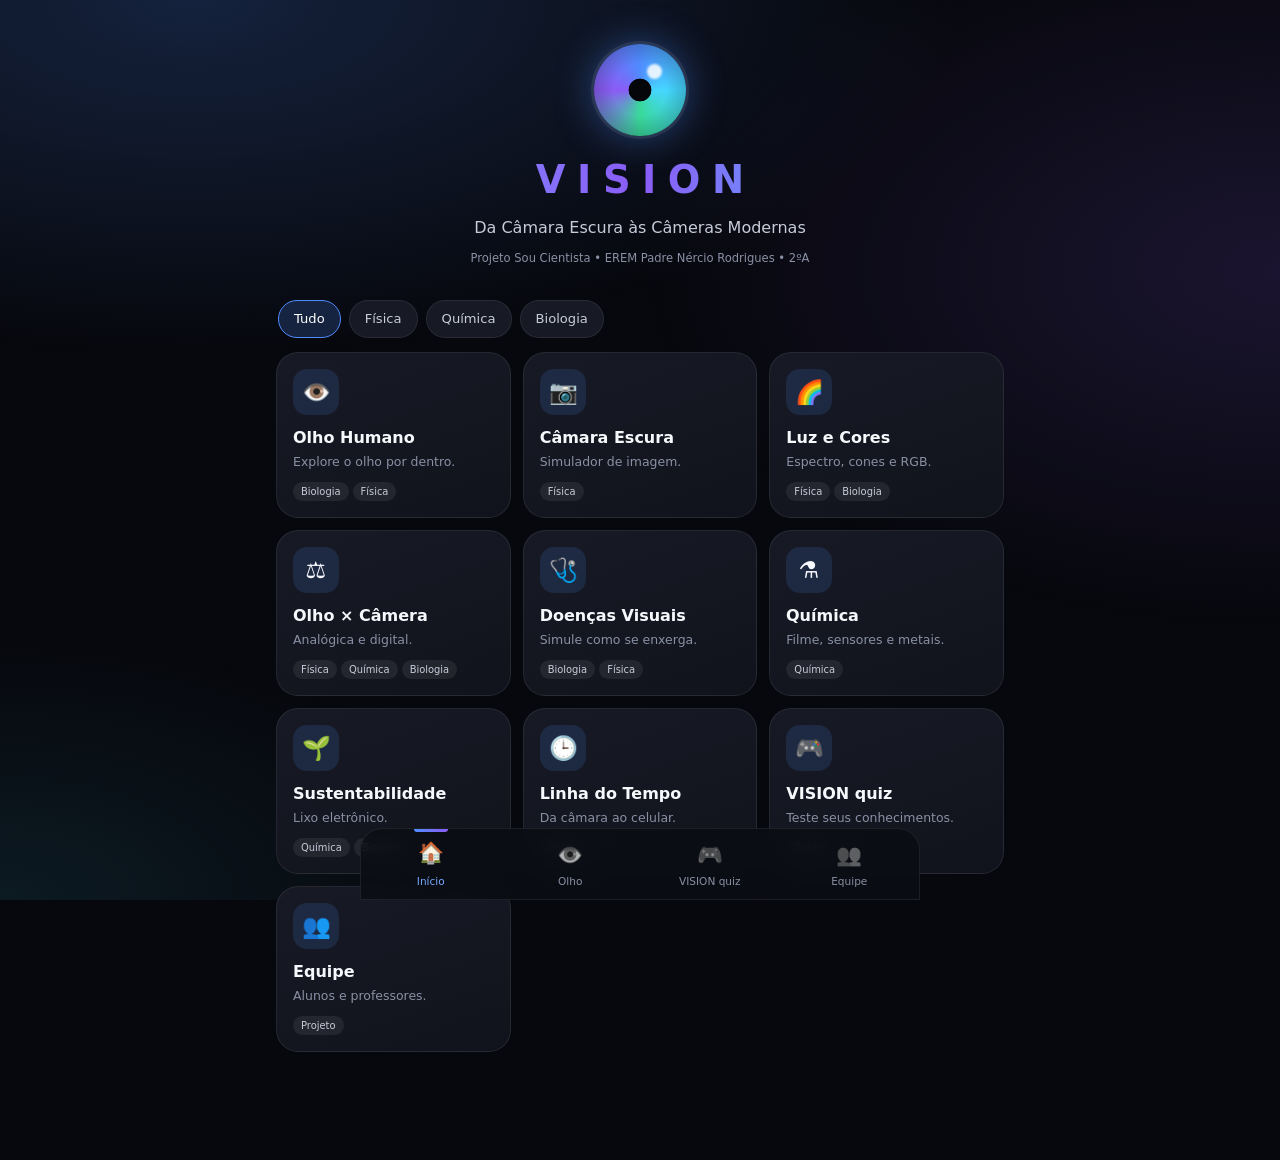
<file: VISION AI 3.0/index.html>
<!DOCTYPE html>
<html lang="pt-BR">
<head>
    <meta charset="UTF-8">
    <meta name="viewport" content="width=device-width, initial-scale=1.0, viewport-fit=cover">
    <meta name="theme-color" content="#07080d">
    <meta name="description" content="VISION — Ciência, Tecnologia e Sustentabilidade">
    <title>VISION</title>
    <link rel="manifest" href="manifest.json">
    <link rel="icon" href="assets/icons/icon-192.png">
    <link rel="apple-touch-icon" href="assets/icons/icon-192.png">
    <link rel="stylesheet" href="css/style.css">
</head>
<body>

<!-- Filtros SVG usados no simulador de doenças -->
<svg width="0" height="0" style="position:absolute" aria-hidden="true">
    <defs>
        <filter id="astig"><feGaussianBlur id="astigStd" stdDeviation="5 0.3"/></filter>
        <filter id="deutan"><feColorMatrix type="matrix" values="0.625 0.375 0 0 0  0.7 0.3 0 0 0  0 0.3 0.7 0 0  0 0 0 1 0"/></filter>
    </defs>
</svg>

<!-- SPLASH -->
<div id="splash">
    <div class="splash-logo">
        <div class="iris"></div>
        <h1>VISION</h1>
        <p>Ciência • Tecnologia • Sustentabilidade</p>
    </div>
</div>

<main class="app">

    <!-- ================= HOME ================= -->
    <section id="home" class="screen active">
        <header class="hero">
            <div class="iris"></div>
            <h1>VISION</h1>
            <p>Da Câmara Escura às Câmeras Modernas</p>
            <small>Projeto Sou Cientista • EREM Padre Nércio Rodrigues • 2ºA</small>
        </header>

        <div class="chips" id="homeFilter">
            <button class="chip active" data-filter="all">Tudo</button>
            <button class="chip" data-filter="fisica">Física</button>
            <button class="chip" data-filter="quimica">Química</button>
            <button class="chip" data-filter="biologia">Biologia</button>
        </div>

        <div class="cards">
            <button class="card" data-go="eye" data-subjects="biologia fisica">
                <span class="card-icon">👁️</span><b>Olho Humano</b><small>Explore o olho por dentro.</small>
                <em class="tags"><i>Biologia</i><i>Física</i></em>
            </button>
            <button class="card" data-go="camera" data-subjects="fisica">
                <span class="card-icon">📷</span><b>Câmara Escura</b><small>Simulador de imagem.</small>
                <em class="tags"><i>Física</i></em>
            </button>
            <button class="card" data-go="light" data-subjects="fisica biologia">
                <span class="card-icon">🌈</span><b>Luz e Cores</b><small>Espectro, cones e RGB.</small>
                <em class="tags"><i>Física</i><i>Biologia</i></em>
            </button>
            <button class="card" data-go="compare" data-subjects="fisica biologia quimica">
                <span class="card-icon">⚖️</span><b>Olho × Câmera</b><small>Analógica e digital.</small>
                <em class="tags"><i>Física</i><i>Química</i><i>Biologia</i></em>
            </button>
            <button class="card" data-go="diseases" data-subjects="biologia fisica">
                <span class="card-icon">🩺</span><b>Doenças Visuais</b><small>Simule como se enxerga.</small>
                <em class="tags"><i>Biologia</i><i>Física</i></em>
            </button>
            <button class="card" data-go="chemistry" data-subjects="quimica">
                <span class="card-icon">⚗️</span><b>Química</b><small>Filme, sensores e metais.</small>
                <em class="tags"><i>Química</i></em>
            </button>
            <button class="card" data-go="sustainability" data-subjects="quimica biologia">
                <span class="card-icon">🌱</span><b>Sustentabilidade</b><small>Lixo eletrônico.</small>
                <em class="tags"><i>Química</i><i>Biologia</i></em>
            </button>
            <button class="card" data-go="timeline" data-subjects="fisica">
                <span class="card-icon">🕒</span><b>Linha do Tempo</b><small>Da câmara ao celular.</small>
                <em class="tags"><i>Física</i></em>
            </button>
            <button class="card" data-go="quiz" data-subjects="fisica quimica biologia">
                <span class="card-icon">🎮</span><b>VISION quiz</b><small>Teste seus conhecimentos.</small>
                <em class="tags"><i>Todas</i></em>
            </button>
            <button class="card" data-go="team" data-subjects="fisica quimica biologia">
                <span class="card-icon">👥</span><b>Equipe</b><small>Alunos e professores.</small>
                <em class="tags"><i>Projeto</i></em>
            </button>
        </div>
    </section>

    <!-- ================= OLHO ================= -->
    <section id="eye" class="screen">
        <button class="back" data-go="home">‹ Início</button>
        <h2>👁️ Olho Humano</h2>
        <p class="lead">Alterne entre o corte de perfil e a vista de frente. Toque nas estruturas e mexa na luz para ver a pupila mudar.</p>

        <div class="tabbed">
            <div class="tabs">
                <button class="active" data-tab="eye-side">Perfil</button>
                <button data-tab="eye-front">Frente</button>
            </div>

            <div class="tab-panel active" id="eye-side">
        <div class="stage">
            <svg id="eyeSvg" viewBox="0 0 520 300" role="img" aria-label="Corte lateral do olho humano com raios de luz">
                <defs>
                    <radialGradient id="gSclera" cx="40%" cy="35%" r="75%">
                        <stop offset="0" stop-color="#ffffff"/><stop offset="1" stop-color="#c9d3ea"/>
                    </radialGradient>
                    <radialGradient id="gVit" cx="35%" cy="40%" r="75%">
                        <stop offset="0" stop-color="#e8f3ff"/><stop offset="1" stop-color="#9cc3ff"/>
                    </radialGradient>
                    <linearGradient id="gIris" x1="0" y1="0" x2="1" y2="1">
                        <stop offset="0" stop-color="#46d7c6"/><stop offset="1" stop-color="#2c6fd6"/>
                    </linearGradient>
                    <radialGradient id="gLens" cx="50%" cy="50%" r="60%">
                        <stop offset="0" stop-color="#fff3c4" stop-opacity=".95"/>
                        <stop offset="1" stop-color="#ffd479" stop-opacity=".7"/>
                    </radialGradient>
                </defs>

                <!-- nervo óptico (atrás da esclera) -->
                <path class="eye-part" data-part="nervo" d="M428 172 L500 198" fill="none" stroke="#f2c46d" stroke-width="18" stroke-linecap="round"/>

                <!-- esclera e humor vítreo -->
                <circle cx="310" cy="150" r="122" fill="url(#gSclera)" stroke="#8fa3cf" stroke-width="2"/>
                <circle class="eye-part" data-part="vitreo" cx="310" cy="150" r="114" fill="url(#gVit)"/>

                <!-- retina e fóvea -->
                <path class="eye-part" data-part="retina" d="M367 51.3 A114 114 0 0 1 367 248.7" fill="none" stroke="#ff6b86" stroke-width="7" stroke-linecap="round"/>
                <circle class="eye-part" data-part="fovea" cx="421" cy="150" r="6" fill="#ffca55" stroke="#ffffff" stroke-width="1.5"/>

                <!-- músculos ciliares -->
                <ellipse cx="250" cy="99" rx="9" ry="12" fill="#e59a6c"/>
                <ellipse cx="250" cy="201" rx="9" ry="12" fill="#e59a6c"/>

                <!-- cristalino -->
                <ellipse class="eye-part" data-part="cristalino" cx="252" cy="150" rx="17" ry="46" fill="url(#gLens)" stroke="#ffbe3d" stroke-width="2"/>

                <!-- íris e pupila -->
                <rect id="irisTop" class="eye-part" data-part="iris" x="215" y="84" width="12" height="58" rx="4" fill="url(#gIris)"/>
                <rect id="irisBot" class="eye-part" data-part="iris" x="215" y="158" width="12" height="58" rx="4" fill="url(#gIris)"/>
                <rect id="pupilHit" class="eye-part" data-part="pupila" x="212" y="142" width="18" height="16" fill="transparent"/>

                <!-- córnea -->
                <path class="eye-part" data-part="cornea" d="M210 88 Q146 150 210 212 Z" fill="rgba(140,200,255,.35)" stroke="#8fd0ff" stroke-width="3" stroke-linejoin="round"/>

                <!-- raios de luz -->
                <g id="rays"></g>

                <!-- rótulos -->
                <g class="lbl">
                    <text x="24" y="98" style="text-anchor:start">Luz ➜</text>
                    <text x="150" y="76">Córnea</text>
                    <text x="222" y="58">Íris</text>
                    <text x="252" y="272">Cristalino</text>
                    <text x="400" y="38">Retina</text>
                    <text x="468" y="238">Nervo óptico</text>
                </g>
            </svg>
        </div>
            </div>

            <div class="tab-panel" id="eye-front">
                <div class="stage">
                    <svg id="eyeFrontSvg" viewBox="0 0 400 360" role="img" aria-label="Olho humano visto de frente">
                        <defs>
                            <radialGradient id="gFrontSkin" cx="50%" cy="40%" r="70%">
                                <stop offset="0" stop-color="#e8c4a8"/><stop offset="1" stop-color="#c99678"/>
                            </radialGradient>
                            <radialGradient id="gFrontSclera" cx="38%" cy="32%" r="70%">
                                <stop offset="0" stop-color="#ffffff"/><stop offset="1" stop-color="#d5deef"/>
                            </radialGradient>
                            <radialGradient id="gFrontIris" cx="42%" cy="38%" r="62%">
                                <stop offset="0" stop-color="#7ee8dc"/>
                                <stop offset=".35" stop-color="#2c6fd6"/>
                                <stop offset=".78" stop-color="#1a3f8a"/>
                                <stop offset="1" stop-color="#0c2248"/>
                            </radialGradient>
                            <radialGradient id="gFrontPupil" cx="42%" cy="38%" r="70%">
                                <stop offset="0" stop-color="#2a3148"/><stop offset="1" stop-color="#05060a"/>
                            </radialGradient>
                            <clipPath id="frontFissure">
                                <path d="M28 180 C 90 108, 310 108, 372 180 C 310 252, 90 252, 28 180 Z"/>
                            </clipPath>
                            <clipPath id="frontIrisClip">
                                <circle cx="200" cy="180" r="78"/>
                            </clipPath>
                        </defs>

                        <!-- pele ao redor -->
                        <rect x="0" y="20" width="400" height="320" rx="28" fill="url(#gFrontSkin)"/>

                        <!-- globo (esclera) -->
                        <g clip-path="url(#frontFissure)">
                            <circle cx="200" cy="180" r="148" fill="url(#gFrontSclera)"/>
                            <ellipse cx="58" cy="180" rx="18" ry="38" fill="#c9b8a4" opacity=".55"/>
                            <ellipse cx="342" cy="180" rx="18" ry="38" fill="#c9b8a4" opacity=".55"/>
                        </g>

                        <!-- íris -->
                        <g class="eye-part" data-part="iris" clip-path="url(#frontFissure)">
                            <circle cx="200" cy="180" r="78" fill="url(#gFrontIris)" stroke="#16356e" stroke-width="3"/>
                            <g clip-path="url(#frontIrisClip)" opacity=".45">
                                <g stroke="#c8f6ff" stroke-width=".7">
                                    <line x1="200" y1="180" x2="200" y2="102"/>
                                    <line x1="200" y1="180" x2="255" y2="114"/>
                                    <line x1="200" y1="180" x2="275" y2="155"/>
                                    <line x1="200" y1="180" x2="275" y2="205"/>
                                    <line x1="200" y1="180" x2="255" y2="246"/>
                                    <line x1="200" y1="180" x2="200" y2="258"/>
                                    <line x1="200" y1="180" x2="145" y2="246"/>
                                    <line x1="200" y1="180" x2="125" y2="205"/>
                                    <line x1="200" y1="180" x2="125" y2="155"/>
                                    <line x1="200" y1="180" x2="145" y2="114"/>
                                    <line x1="200" y1="180" x2="238" y2="108"/>
                                    <line x1="200" y1="180" x2="268" y2="132"/>
                                    <line x1="200" y1="180" x2="278" y2="180"/>
                                    <line x1="200" y1="180" x2="268" y2="228"/>
                                    <line x1="200" y1="180" x2="238" y2="252"/>
                                    <line x1="200" y1="180" x2="162" y2="252"/>
                                    <line x1="200" y1="180" x2="132" y2="228"/>
                                    <line x1="200" y1="180" x2="122" y2="180"/>
                                    <line x1="200" y1="180" x2="132" y2="132"/>
                                    <line x1="200" y1="180" x2="162" y2="108"/>
                                </g>
                            </g>
                            <circle cx="200" cy="180" r="78" fill="none" stroke="#8fd0ff" stroke-width="1.5" opacity=".35"/>
                        </g>

                        <!-- pupila (raio muda com a luz) -->
                        <circle id="frontPupil" class="eye-part" data-part="pupila" cx="200" cy="180" r="32" fill="url(#gFrontPupil)" clip-path="url(#frontFissure)"/>

                        <!-- córnea: brilho + anel clicável por cima da íris -->
                        <g clip-path="url(#frontFissure)">
                            <circle cx="200" cy="180" r="92" fill="rgba(140,200,255,.12)" pointer-events="none"/>
                            <circle class="eye-part" data-part="cornea" cx="200" cy="180" r="92" fill="none" stroke="rgba(143,208,255,.85)" stroke-width="10"/>
                            <ellipse cx="172" cy="154" rx="18" ry="12" fill="rgba(255,255,255,.75)" pointer-events="none"/>
                            <ellipse cx="226" cy="148" rx="7" ry="5" fill="rgba(255,255,255,.45)" pointer-events="none"/>
                        </g>

                        <!-- pálpebras (por cima, sem tapar o centro) -->
                        <path d="M18 180 C 90 96, 310 96, 382 180 C 310 128, 90 128, 18 180 Z" fill="#d4a88c"/>
                        <path d="M18 180 C 90 264, 310 264, 382 180 C 310 232, 90 232, 18 180 Z" fill="#c99274"/>
                        <path d="M40 128 C 120 108, 280 108, 360 128" fill="none" stroke="#6b4638" stroke-width="3" stroke-linecap="round" opacity=".55"/>

                        <g class="lbl">
                            <text x="200" y="48">Córnea (camada transparente)</text>
                            <text x="78" y="178">Íris</text>
                            <text x="322" y="178">Pupila</text>
                        </g>
                    </svg>
                </div>
                <p class="note">De frente você vê a <b>córnea</b>, a <b>íris</b> e a <b>pupila</b>. Cristalino, retina, fóvea e nervo óptico aparecem no corte de perfil.</p>
            </div>
        </div>

        <label class="slider">
            <span>💡 Luz do ambiente <b id="lightVal">50%</b></span>
            <input type="range" id="lightRange" min="0" max="100" value="50">
        </label>
        <p class="readout" id="pupilReadout"></p>

        <div class="chips" id="eyeChips">
            <button class="chip" data-part="cornea">Córnea</button>
            <button class="chip" data-part="iris">Íris</button>
            <button class="chip" data-part="pupila">Pupila</button>
            <button class="chip" data-part="cristalino">Cristalino</button>
            <button class="chip" data-part="vitreo">Humor vítreo</button>
            <button class="chip" data-part="retina">Retina</button>
            <button class="chip" data-part="fovea">Fóvea</button>
            <button class="chip" data-part="nervo">Nervo óptico</button>
        </div>

        <div id="eyeInfo" class="info-card">
            <p>Toque em uma parte do olho (no desenho ou nos botões) para saber mais.</p>
        </div>
    </section>

    <!-- ================= CÂMARA ESCURA ================= -->
    <section id="camera" class="screen">
        <button class="back" data-go="home">‹ Início</button>
        <h2>📷 Câmara Escura</h2>

        <div class="tabbed">
            <div class="tabs">
                <button class="active" data-tab="cam-sim">Simulador</button>
                <button data-tab="cam-teoria">Teoria</button>
            </div>

            <div class="tab-panel active" id="cam-sim">
                <div class="stage">
                    <svg viewBox="0 0 520 270" role="img" aria-label="Simulador de câmara escura">
                        <defs>
                            <filter id="camBlur" filterUnits="userSpaceOnUse" x="380" y="0" width="140" height="270">
                                <feGaussianBlur id="camBlurStd" stdDeviation="1"/>
                            </filter>
                        </defs>
                        <rect x="260" y="40" width="190" height="210" fill="rgba(255,255,255,.03)" stroke="#4a5486" stroke-dasharray="5 5"/>
                        <polygon id="cone" fill="rgba(255,214,102,.22)" points="0,0 0,0 0,0"/>
                        <rect id="wallTop" x="256" y="40" width="8" height="85" fill="#59629a"/>
                        <rect id="wallBot" x="256" y="135" width="8" height="115" fill="#59629a"/>
                        <line x1="450" y1="40" x2="450" y2="250" stroke="#e9edf7" stroke-width="3" opacity=".5"/>

                        <line id="objLine" x1="150" y1="130" x2="150" y2="70" stroke="#c8ccda" stroke-width="4" stroke-linecap="round"/>
                        <circle id="objFlame" cx="150" cy="70" r="7" fill="#ffb300"/>

                        <g id="imgGroup" filter="url(#camBlur)">
                            <line id="imgLine" x1="450" y1="130" x2="450" y2="200" stroke="#c8ccda" stroke-width="4" stroke-linecap="round"/>
                            <circle id="imgFlame" cx="450" cy="200" r="7" fill="#ffb300"/>
                        </g>

                        <g class="lbl">
                            <text id="objLbl" x="150" y="150">Objeto</text>
                            <text x="260" y="30">Furo</text>
                            <text x="450" y="30">Anteparo</text>
                            <text x="450" y="264">imagem invertida</text>
                        </g>
                    </svg>
                </div>

                <label class="slider">
                    <span>Tamanho do furo <b id="holeVal"></b></span>
                    <input type="range" id="holeRange" min="2" max="24" value="6">
                </label>
                <label class="slider">
                    <span>Distância do objeto <b id="distVal"></b></span>
                    <input type="range" id="distRange" min="110" max="210" value="150">
                </label>
                <p class="readout" id="pinReadout"></p>
            </div>

            <div class="tab-panel" id="cam-teoria">
                <div class="info-card">
                    <h3>O princípio</h3>
                    <p>A luz se propaga em linha reta (propagação retilínea). Cada ponto do objeto envia raios em todas as direções, mas só os que passam pelo furo chegam ao anteparo.</p>
                    <h3>Por que a imagem é invertida?</h3>
                    <p>Os raios que vêm de cima passam pelo furo e chegam embaixo, e os de baixo chegam em cima. Por isso a imagem fica de cabeça para baixo.</p>
                    <h3>Furo pequeno × grande</h3>
                    <p>Furo pequeno: imagem nítida, porém escura. Furo grande: entra mais luz, porém cada ponto vira uma mancha e a imagem fica borrada. As lentes das câmeras resolvem esse problema: captam muita luz e ainda focalizam.</p>
                    <h3>Tamanho da imagem</h3>
                    <p>A razão entre a altura da imagem e a do objeto é igual à razão entre a profundidade da câmara e a distância do objeto (semelhança de triângulos).</p>
                </div>
            </div>
        </div>
    </section>

    <!-- ================= LUZ E CORES ================= -->
    <section id="light" class="screen">
        <button class="back" data-go="home">‹ Início</button>
        <h2>🌈 Luz e Cores</h2>

        <div class="tabbed">
            <div class="tabs">
                <button class="active" data-tab="light-spec">Espectro</button>
                <button data-tab="light-rgb">Mistura RGB</button>
                <button data-tab="light-obj">Luz × objeto</button>
            </div>

            <div class="tab-panel active" id="light-spec">
                <div class="info-card">
                    <div class="swatch" id="waveSwatch"></div>
                    <p class="readout" id="waveText"></p>
                    <label class="slider">
                        <span>Comprimento de onda <b id="waveVal"></b></span>
                        <input type="range" id="waveRange" min="380" max="750" value="550">
                    </label>
                    <h3>Resposta dos cones da retina</h3>
                    <div class="bars">
                        <div class="bar"><span>Cone S (azul)</span><div><i class="s" id="coneS"></i></div></div>
                        <div class="bar"><span>Cone M (verde)</span><div><i class="m" id="coneM"></i></div></div>
                        <div class="bar"><span>Cone L (vermelho)</span><div><i class="l" id="coneL"></i></div></div>
                    </div>
                    <p class="note">Curvas simplificadas, só para fins didáticos. O cérebro compara os três sinais para formar a cor percebida.</p>
                </div>
            </div>

            <div class="tab-panel" id="light-rgb">
                <div class="info-card">
                    <div class="swatch" id="mixSwatch"></div>
                    <p class="readout" id="mixText"></p>
                    <label class="slider"><span>Vermelho <b id="rRv"></b></span><input type="range" id="rR" min="0" max="255" value="255"></label>
                    <label class="slider"><span>Verde <b id="rGv"></b></span><input type="range" id="rG" min="0" max="255" value="140"></label>
                    <label class="slider"><span>Azul <b id="rBv"></b></span><input type="range" id="rB" min="0" max="255" value="0"></label>
                    <p class="note">Telas e sensores usam síntese aditiva: vermelho + verde + azul no máximo formam o branco. Impressoras usam a subtrativa (ciano, magenta e amarelo).</p>
                </div>
            </div>

            <div class="tab-panel" id="light-obj">
                <div class="info-card">
                    <h3>Cor da luz</h3>
                    <div class="chips" id="lightPick">
                        <button class="chip active" data-light="branca">Branca</button>
                        <button class="chip" data-light="vermelha">Vermelha</button>
                        <button class="chip" data-light="verde">Verde</button>
                        <button class="chip" data-light="azul">Azul</button>
                    </div>
                    <h3>Cor do objeto</h3>
                    <div class="chips" id="objPick">
                        <button class="chip active" data-obj="vermelho">Vermelho</button>
                        <button class="chip" data-obj="verde">Verde</button>
                        <button class="chip" data-obj="azul">Azul</button>
                        <button class="chip" data-obj="branco">Branco</button>
                    </div>
                    <div class="swatch" id="objSwatch"></div>
                    <p class="readout" id="objText"></p>
                </div>
            </div>
        </div>
    </section>

    <!-- ================= OLHO × CÂMERA ================= -->
    <section id="compare" class="screen">
        <button class="back" data-go="home">‹ Início</button>
        <h2>⚖️ Olho × Câmera</h2>

        <div class="tabbed">
            <div class="tabs">
                <button class="active" data-tab="cmp-eye">Olho</button>
                <button data-tab="cmp-analog">Analógica</button>
                <button data-tab="cmp-digital">Digital</button>
                <button data-tab="cmp-table">Lado a lado</button>
            </div>

            <div class="tab-panel active" id="cmp-eye">
                <div class="info-card">
                    <h3>O caminho da luz no olho</h3>
                    <ol class="flow">
                        <li>A luz atravessa a <b>córnea</b>, que faz a maior parte da refração.</li>
                        <li>A <b>pupila</b> regula quanta luz entra (controlada pela íris).</li>
                        <li>O <b>cristalino</b> ajusta o foco.</li>
                        <li>A imagem se forma <b>invertida</b> na <b>retina</b>.</li>
                        <li>Cones e bastonetes transformam luz em impulsos nervosos.</li>
                        <li>O <b>nervo óptico</b> leva os sinais ao cérebro, que interpreta a imagem.</li>
                    </ol>
                </div>
            </div>

            <div class="tab-panel" id="cmp-analog">
                <div class="info-card">
                    <h3>O caminho da luz na câmera analógica</h3>
                    <ol class="flow">
                        <li>A luz passa pela <b>lente</b> (objetiva).</li>
                        <li>O <b>diafragma</b> controla a abertura e o <b>obturador</b>, o tempo de exposição.</li>
                        <li>Os cristais de <b>haletos de prata</b> do filme são sensibilizados (imagem latente).</li>
                        <li>A <b>revelação</b> química reduz Ag⁺ a prata metálica nos pontos expostos.</li>
                        <li>O <b>fixador</b> remove o haleto não exposto e o negativo fica estável.</li>
                    </ol>
                </div>
            </div>

            <div class="tab-panel" id="cmp-digital">
                <div class="info-card">
                    <h3>O caminho da luz na câmera digital</h3>
                    <ol class="flow">
                        <li>A luz passa pela <b>lente</b> e pelo <b>diafragma</b>.</li>
                        <li>Um <b>filtro de cores</b> separa vermelho, verde e azul sobre os pixels.</li>
                        <li>O <b>sensor</b> de silício (CMOS/CCD) converte fótons em carga elétrica.</li>
                        <li>O conversor transforma a carga em números (dados digitais).</li>
                        <li>O <b>processador</b> monta a imagem e grava no cartão de memória.</li>
                    </ol>
                </div>
            </div>

            <div class="tab-panel" id="cmp-table">
                <div class="info-card">
                    <table class="compare-table">
                        <tr><th>Olho</th><th>Analógica</th><th>Digital</th></tr>
                        <tr><td>Pupila / íris</td><td>Diafragma</td><td>Diafragma</td></tr>
                        <tr><td>Córnea e cristalino</td><td>Objetiva</td><td>Objetiva</td></tr>
                        <tr><td>Retina</td><td>Filme</td><td>Sensor</td></tr>
                        <tr><td>Reações bioquímicas</td><td>Reações químicas (prata)</td><td>Efeito fotoelétrico (silício)</td></tr>
                        <tr><td>Cérebro</td><td>Laboratório</td><td>Processador</td></tr>
                    </table>
                </div>
            </div>
        </div>
    </section>

    <!-- ================= DOENÇAS VISUAIS ================= -->
    <section id="diseases" class="screen">
        <button class="back" data-go="home">‹ Início</button>
        <h2>🩺 Doenças Visuais</h2>
        <p class="lead">Escolha uma condição e veja uma simulação aproximada de como a cena é percebida.</p>

        <div class="stage sim" id="simScene" data-mode="normal">
            <svg viewBox="0 0 400 230" role="img" aria-label="Cena usada na simulação de visão">
                <defs>
                    <linearGradient id="sky" x1="0" y1="0" x2="0" y2="1">
                        <stop offset="0" stop-color="#4f8cff"/><stop offset="1" stop-color="#bfe3ff"/>
                    </linearGradient>
                </defs>
                <rect width="400" height="230" fill="url(#sky)"/>
                <circle cx="335" cy="45" r="22" fill="#ffd54a"/>
                <path d="M0 170 L90 90 L160 160 L230 100 L320 170 L400 130 V230 H0Z" fill="#5b6b8c"/>
                <rect y="170" width="400" height="60" fill="#3fae6b"/>
                <rect x="40" y="130" width="90" height="60" fill="#e8d7b5"/>
                <path d="M32 132 L85 92 L138 132Z" fill="#c0432f"/>
                <rect x="72" y="156" width="26" height="34" fill="#6a4a2f"/>
                <rect x="190" y="150" width="12" height="40" fill="#6a4a2f"/>
                <circle cx="196" cy="135" r="30" fill="#2a8f4a"/>
                <circle cx="210" cy="140" r="6" fill="#e53935"/>
                <circle cx="184" cy="146" r="6" fill="#e53935"/>
                <rect x="300" y="105" width="30" height="85" rx="6" fill="#222"/>
                <circle cx="315" cy="122" r="9" fill="#ef2b2b"/>
                <circle cx="315" cy="147" r="9" fill="#444"/>
                <circle cx="315" cy="172" r="9" fill="#2bd06a"/>
                <text x="200" y="208" text-anchor="middle" font-size="15" font-weight="700" fill="#fff">Leia: VISION 20/20</text>
                <text x="200" y="222" text-anchor="middle" font-size="8" fill="#fff">texto pequeno para testar o foco</text>
            </svg>
        </div>

        <div class="chips" id="diseaseChips">
            <button class="chip active" data-disease="normal">Visão normal</button>
            <button class="chip" data-disease="miopia">Miopia</button>
            <button class="chip" data-disease="hipermetropia">Hipermetropia</button>
            <button class="chip" data-disease="astigmatismo">Astigmatismo</button>
            <button class="chip" data-disease="catarata">Catarata</button>
            <button class="chip" data-disease="glaucoma">Glaucoma</button>
            <button class="chip" data-disease="daltonismo">Daltonismo</button>
        </div>

        <label class="slider hidden" id="simSliderWrap">
            <span>Intensidade <b id="simVal">60%</b></span>
            <input type="range" id="simRange" min="0" max="100" value="60">
        </label>

        <div class="info-card" id="diseaseInfo"></div>
    </section>

    <!-- ================= QUÍMICA ================= -->
    <section id="chemistry" class="screen">
        <button class="back" data-go="home">‹ Início</button>
        <h2>⚗️ Química e Materiais</h2>

        <div class="tabbed">
            <div class="tabs">
                <button class="active" data-tab="chem-el">Elementos</button>
                <button data-tab="chem-re">Reações</button>
            </div>

            <div class="tab-panel active" id="chem-el">
                <div class="tiles">
                    <button class="tile" data-el="Ag"><small>47</small><b>Ag</b><span>Prata</span></button>
                    <button class="tile" data-el="Si"><small>14</small><b>Si</b><span>Silício</span></button>
                    <button class="tile" data-el="Li"><small>3</small><b>Li</b><span>Lítio</span></button>
                    <button class="tile" data-el="Cu"><small>29</small><b>Cu</b><span>Cobre</span></button>
                    <button class="tile" data-el="Au"><small>79</small><b>Au</b><span>Ouro</span></button>
                    <button class="tile" data-el="Pb"><small>82</small><b>Pb</b><span>Chumbo</span></button>
                </div>
                <div class="info-card" id="elInfo"><p>Toque em um elemento para ver onde ele aparece e como descartar com segurança.</p></div>
            </div>

            <div class="tab-panel" id="chem-re">
                <details class="acc" open>
                    <summary>Exposição do filme</summary>
                    <div class="body"><p>Os cristais de brometo de prata (AgBr) absorvem luz e liberam elétrons: Ag⁺ + e⁻ → Ag⁰. Os pequenos grupos de prata formam a <b>imagem latente</b>, ainda invisível.</p></div>
                </details>
                <details class="acc">
                    <summary>Revelação</summary>
                    <div class="body"><p>O revelador é um agente redutor. Ele reduz os cristais que já têm prata latente a prata metálica (preta), amplificando a imagem. É uma reação de oxirredução.</p></div>
                </details>
                <details class="acc">
                    <summary>Fixação</summary>
                    <div class="body"><p>O fixador (tiossulfato de sódio, Na₂S₂O₃) dissolve o AgBr que não foi exposto, formando um complexo solúvel. Assim o filme deixa de ser sensível à luz.</p></div>
                </details>
                <details class="acc">
                    <summary>Sensor digital</summary>
                    <div class="body"><p>No silício, um fóton com energia suficiente (acima de cerca de 1,1 eV) liberta um elétron e cria uma lacuna. A carga acumulada em cada pixel é medida e vira o valor do pixel (efeito fotoelétrico interno).</p></div>
                </details>
                <details class="acc">
                    <summary>Bateria de íons de lítio</summary>
                    <div class="body"><p>Ao carregar e descarregar, íons Li⁺ migram entre os eletrodos enquanto os elétrons passam pelo circuito externo. Baterias danificadas ou descartadas de forma errada podem aquecer e pegar fogo.</p></div>
                </details>
            </div>
        </div>
    </section>

    <!-- ================= SUSTENTABILIDADE ================= -->
    <section id="sustainability" class="screen">
        <button class="back" data-go="home">‹ Início</button>
        <h2>🌱 Sustentabilidade</h2>

        <div class="tabbed">
            <div class="tabs">
                <button class="active" data-tab="sus-check">Checklist</button>
                <button data-tab="sus-where">Para onde vai?</button>
                <button data-tab="sus-impact">Impactos</button>
            </div>

            <div class="tab-panel active" id="sus-check">
                <div class="info-card">
                    <h3>Vai se desfazer de um aparelho?</h3>
                    <p class="readout" id="todoText">0 de 5 passos concluídos</p>
                    <div class="progress"><i id="todoBar"></i></div>
                    <label class="todo"><input type="checkbox"><span>Fazer backup e apagar seus dados pessoais.</span></label>
                    <label class="todo"><input type="checkbox"><span>Ver se o aparelho pode ser consertado, doado ou reaproveitado.</span></label>
                    <label class="todo"><input type="checkbox"><span>Separar pilhas e baterias dos demais componentes.</span></label>
                    <label class="todo"><input type="checkbox"><span>Procurar um ponto de coleta ou a logística reversa do fabricante.</span></label>
                    <label class="todo"><input type="checkbox"><span>Nunca jogar no lixo comum, no esgoto ou em terrenos.</span></label>
                </div>
            </div>

            <div class="tab-panel" id="sus-where">
                <details class="acc" open><summary>📱 Celulares e computadores</summary><div class="body"><p>Pontos de coleta de eletrônicos, lojas e fabricantes com logística reversa, ou cooperativas de reciclagem.</p></div></details>
                <details class="acc"><summary>🔋 Pilhas e baterias</summary><div class="body"><p>Pontos de coleta específicos, geralmente em lojas e supermercados. Nunca no lixo comum.</p></div></details>
                <details class="acc"><summary>💡 Lâmpadas fluorescentes</summary><div class="body"><p>Contêm vapor de mercúrio e precisam de coleta específica, sem quebrar.</p></div></details>
                <details class="acc"><summary>🎞️ Químicos de revelação</summary><div class="body"><p>Reveladores e fixadores contêm substâncias que não devem ir para o esgoto. Procure coleta especializada de resíduos químicos.</p></div></details>
            </div>

            <div class="tab-panel" id="sus-impact">
                <div class="info-card">
                    <h3>Contaminação</h3>
                    <p>Metais como chumbo, mercúrio e cádmio podem contaminar solo e água quando eletrônicos são descartados de forma incorreta.</p>
                    <h3>Bioacumulação</h3>
                    <p>Alguns metais se acumulam nos seres vivos e aumentam de concentração ao longo da cadeia alimentar, afetando animais e pessoas.</p>
                    <h3>Recuperar é melhor</h3>
                    <p>Reciclar recupera metais valiosos (como cobre, prata e ouro) e reduz a necessidade de nova mineração. Isso também poupa energia.</p>
                    <h3>A lei</h3>
                    <p>A Política Nacional de Resíduos Sólidos (Lei 12.305/2010) prevê a <b>logística reversa</b>: fabricantes, comerciantes e consumidores compartilham a responsabilidade pelo destino dos produtos.</p>
                </div>
            </div>
        </div>
    </section>

    <!-- ================= LINHA DO TEMPO ================= -->
    <section id="timeline" class="screen">
        <button class="back" data-go="home">‹ Início</button>
        <h2>🕒 Evolução da Imagem</h2>
        <p class="lead">Toque em cada marco para abrir.</p>

        <details class="acc" open>
            <summary><span><span class="year">~1021</span>Câmara escura estudada</span></summary>
            <div class="body"><p>O cientista Ibn al-Haytham (Alhazen) descreveu e estudou a câmara escura em seu Livro de Óptica, explicando a formação de imagens pela propagação retilínea da luz.</p></div>
        </details>
        <details class="acc">
            <summary><span><span class="year">~1826</span>Primeira fotografia permanente</span></summary>
            <div class="body"><p>Nicéphore Niépce registrou uma imagem que se manteve, usando uma câmara escura e uma placa sensível à luz, com longa exposição.</p></div>
        </details>
        <details class="acc">
            <summary><span><span class="year">1839</span>Daguerreótipo</span></summary>
            <div class="body"><p>Louis Daguerre apresentou seu processo, que reduziu o tempo de exposição e popularizou a fotografia.</p></div>
        </details>
        <details class="acc">
            <summary><span><span class="year">1888</span>Filme em rolo</span></summary>
            <div class="body"><p>George Eastman lançou a câmera Kodak com filme em rolo, tornando a fotografia acessível ao público.</p></div>
        </details>
        <details class="acc">
            <summary><span><span class="year">1975</span>Primeira câmera digital</span></summary>
            <div class="body"><p>Steven Sasson, engenheiro da Kodak, construiu um protótipo de câmera digital com sensor CCD.</p></div>
        </details>
        <details class="acc">
            <summary><span><span class="year">2000+</span>Câmera no celular</span></summary>
            <div class="body"><p>Os primeiros celulares com câmera chegaram ao mercado por volta de 2000. Hoje, sensores, lentes e processamento por software cabem em um aparelho de bolso.</p></div>
        </details>
    </section>

    <!-- ================= VISION QUIZ ================= -->
    <section id="quiz" class="screen">
        <button class="back" data-go="home">‹ Início</button>
        <h2>🎮 VISION quiz</h2>
        <div id="quizContainer"></div>
    </section>

    <!-- ================= EQUIPE ================= -->
    <section id="team" class="screen">
        <button class="back" data-go="home">‹ Início</button>
        <h2>👥 Equipe</h2>

        <div class="info-card">
            <h3>Alunos</h3>
            <ul class="people">
                <li>Adriel Renan</li>
                <li>Erick Gabriel</li>
                <li>João Matheus</li>
                <li>Davi Antony</li>
                <li>Eduardo Dias</li>
                <li>Laura Mariana</li>
                <li>Carlos Henrique</li>
                <li>Geovanni Souza</li>
                <li>Carlos Manoel</li>
            </ul> 

            <h3>Professores</h3>
            <ul class="people">
                <li>Fátima Rodrigues</li>
                <li>Fernanda Souza <small>(Conselheira)</small></li>
                <li>Kayo Vinicius <small>(CESAR SCHOOL)</small></li>
                <li>José Noé</li>
                <li>Alberi Lopes</li>
                <li>Camila Silva</li>
            </ul>

            <div class="school">
                <strong>EREM Padre Nércio Rodrigues</strong>
                <span>2ºA • Projeto Sou Cientista</span>
            </div>
        </div>
    </section>

</main>

<!-- NAVEGAÇÃO -->
<nav class="bottom-nav">
    <button data-go="home"><span>🏠</span><small>Início</small></button>
    <button data-go="eye"><span>👁️</span><small>Olho</small></button>
    <button data-go="quiz"><span>🎮</span><small>VISION quiz</small></button>
    <button data-go="team"><span>👥</span><small>Equipe</small></button>
</nav>

<script src="js/questions.js"></script>
<script src="js/app.js"></script>
</body>
</html>
</file>
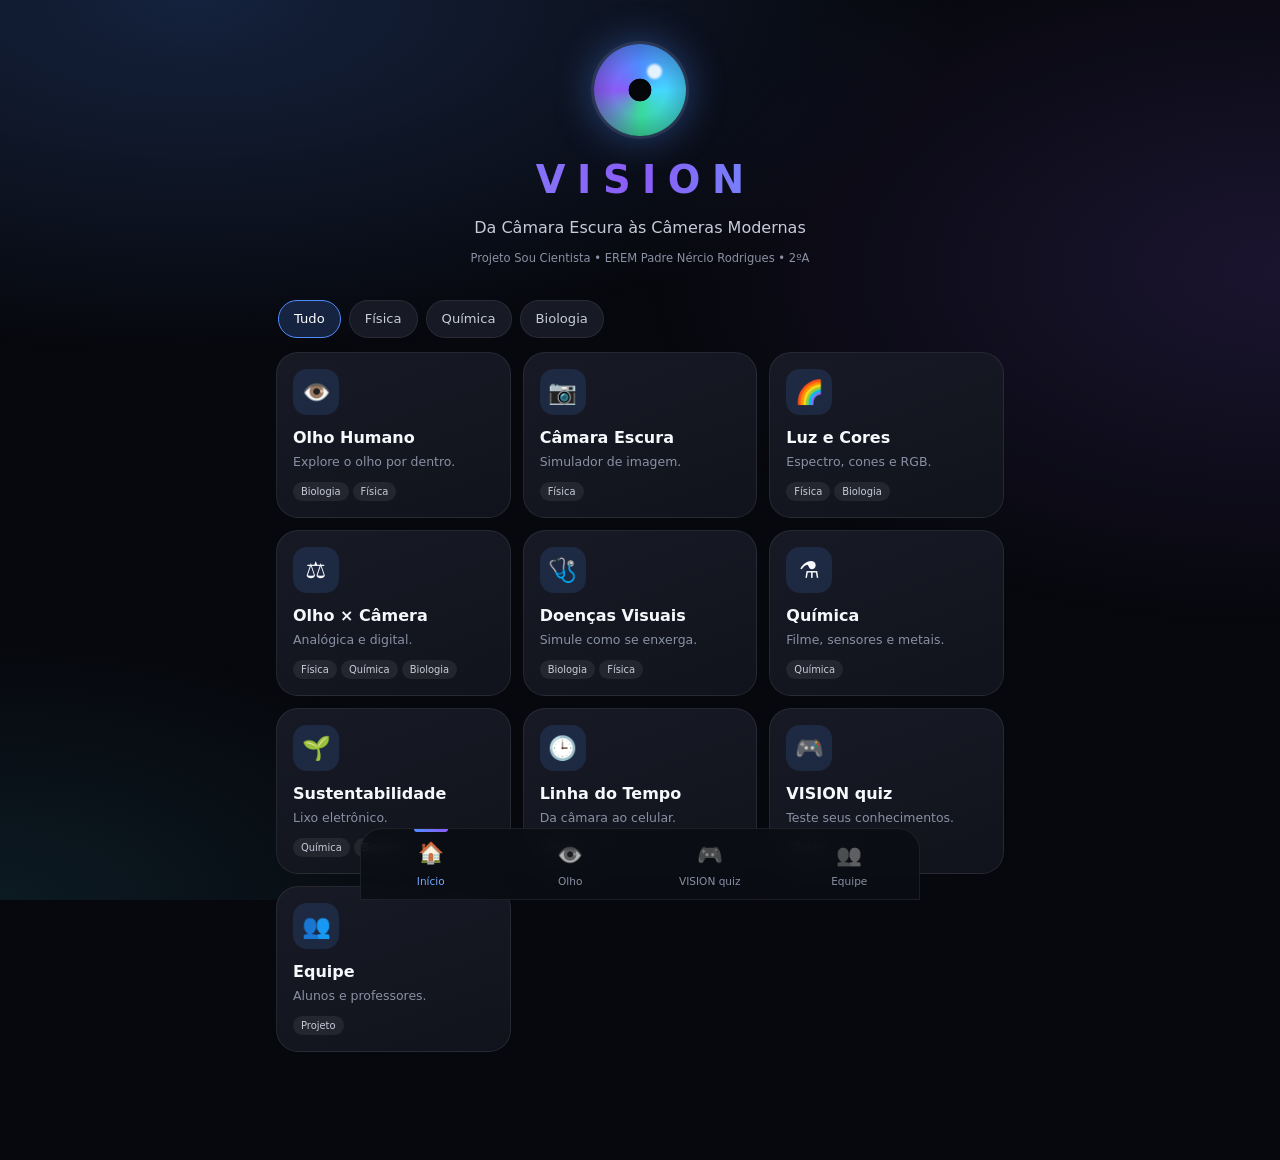
<file: VISION AI 4.0/index.html>
<!DOCTYPE html>
<html lang="pt-BR">
<head>
    <meta charset="UTF-8">
    <meta name="viewport" content="width=device-width, initial-scale=1.0, viewport-fit=cover">
    <meta name="theme-color" content="#07080d">
    <meta name="description" content="VISION — Ciência, Tecnologia e Sustentabilidade">
    <title>VISION</title>
    <link rel="manifest" href="manifest.json">
    <link rel="icon" href="assets/icons/icon-192.png">
    <link rel="apple-touch-icon" href="assets/icons/icon-192.png">
    <link rel="stylesheet" href="css/style.css">
</head>
<body>

<!-- Filtros SVG usados no simulador de doenças -->
<svg width="0" height="0" style="position:absolute" aria-hidden="true">
    <defs>
        <filter id="astig"><feGaussianBlur id="astigStd" stdDeviation="5 0.3"/></filter>
        <filter id="deutan"><feColorMatrix type="matrix" values="0.625 0.375 0 0 0  0.7 0.3 0 0 0  0 0.3 0.7 0 0  0 0 0 1 0"/></filter>
    </defs>
</svg>

<!-- SPLASH -->
<div id="splash">
    <div class="splash-logo">
        <div class="iris"></div>
        <h1>VISION</h1>
        <p>Ciência • Tecnologia • Sustentabilidade</p>
    </div>
</div>

<main class="app">

    <!-- ================= HOME ================= -->
    <section id="home" class="screen active">
        <header class="hero">
            <div class="iris"></div>
            <h1>VISION</h1>
            <p>Da Câmara Escura às Câmeras Modernas</p>
            <small>Projeto Sou Cientista • EREM Padre Nércio Rodrigues • 2ºA</small>
        </header>

        <div class="chips" id="homeFilter">
            <button class="chip active" data-filter="all">Tudo</button>
            <button class="chip" data-filter="fisica">Física</button>
            <button class="chip" data-filter="quimica">Química</button>
            <button class="chip" data-filter="biologia">Biologia</button>
        </div>

        <div class="cards">
            <button class="card" data-go="eye" data-subjects="biologia fisica">
                <span class="card-icon">👁️</span><b>Olho Humano</b><small>Explore o olho por dentro.</small>
                <em class="tags"><i>Biologia</i><i>Física</i></em>
            </button>
            <button class="card" data-go="camera" data-subjects="fisica">
                <span class="card-icon">📷</span><b>Câmara Escura</b><small>Simulador de imagem.</small>
                <em class="tags"><i>Física</i></em>
            </button>
            <button class="card" data-go="light" data-subjects="fisica biologia">
                <span class="card-icon">🌈</span><b>Luz e Cores</b><small>Espectro, cones e RGB.</small>
                <em class="tags"><i>Física</i><i>Biologia</i></em>
            </button>
            <button class="card" data-go="compare" data-subjects="fisica biologia quimica">
                <span class="card-icon">⚖️</span><b>Olho × Câmera</b><small>Analógica e digital.</small>
                <em class="tags"><i>Física</i><i>Química</i><i>Biologia</i></em>
            </button>
            <button class="card" data-go="diseases" data-subjects="biologia fisica">
                <span class="card-icon">🩺</span><b>Doenças Visuais</b><small>Simule como se enxerga.</small>
                <em class="tags"><i>Biologia</i><i>Física</i></em>
            </button>
            <button class="card" data-go="chemistry" data-subjects="quimica">
                <span class="card-icon">⚗️</span><b>Química</b><small>Filme, sensores e metais.</small>
                <em class="tags"><i>Química</i></em>
            </button>
            <button class="card" data-go="sustainability" data-subjects="quimica biologia">
                <span class="card-icon">🌱</span><b>Sustentabilidade</b><small>Lixo eletrônico.</small>
                <em class="tags"><i>Química</i><i>Biologia</i></em>
            </button>
            <button class="card" data-go="timeline" data-subjects="fisica">
                <span class="card-icon">🕒</span><b>Linha do Tempo</b><small>Da câmara ao celular.</small>
                <em class="tags"><i>Física</i></em>
            </button>
            <button class="card" data-go="quiz" data-subjects="fisica quimica biologia">
                <span class="card-icon">🎮</span><b>VISION quiz</b><small>Teste seus conhecimentos.</small>
                <em class="tags"><i>Todas</i></em>
            </button>
            <button class="card" data-go="team" data-subjects="fisica quimica biologia">
                <span class="card-icon">👥</span><b>Equipe</b><small>Alunos e professores.</small>
                <em class="tags"><i>Projeto</i></em>
            </button>
        </div>
    </section>

    <!-- ================= OLHO ================= -->
    <section id="eye" class="screen">
        <button class="back" data-go="home">‹ Início</button>
        <h2>👁️ Olho Humano</h2>
        <p class="lead">Alterne entre o corte de perfil e a vista de frente. Toque nas estruturas e mexa na luz para ver a pupila mudar.</p>

        <div class="tabbed">
            <div class="tabs">
                <button class="active" data-tab="eye-side">Perfil</button>
                <button data-tab="eye-front">Frente</button>
            </div>

            <div class="tab-panel active" id="eye-side">
        <div class="stage">
            <svg id="eyeSvg" viewBox="0 0 520 300" role="img" aria-label="Corte lateral do olho humano com raios de luz">
                <defs>
                    <radialGradient id="gSclera" cx="40%" cy="35%" r="75%">
                        <stop offset="0" stop-color="#ffffff"/><stop offset="1" stop-color="#c9d3ea"/>
                    </radialGradient>
                    <radialGradient id="gVit" cx="35%" cy="40%" r="75%">
                        <stop offset="0" stop-color="#e8f3ff"/><stop offset="1" stop-color="#9cc3ff"/>
                    </radialGradient>
                    <linearGradient id="gIris" x1="0" y1="0" x2="1" y2="1">
                        <stop offset="0" stop-color="#46d7c6"/><stop offset="1" stop-color="#2c6fd6"/>
                    </linearGradient>
                    <radialGradient id="gLens" cx="50%" cy="50%" r="60%">
                        <stop offset="0" stop-color="#fff3c4" stop-opacity=".95"/>
                        <stop offset="1" stop-color="#ffd479" stop-opacity=".7"/>
                    </radialGradient>
                </defs>

                <!-- nervo óptico (atrás da esclera) -->
                <path class="eye-part" data-part="nervo" d="M428 172 L500 198" fill="none" stroke="#f2c46d" stroke-width="18" stroke-linecap="round"/>

                <!-- esclera e humor vítreo -->
                <circle cx="310" cy="150" r="122" fill="url(#gSclera)" stroke="#8fa3cf" stroke-width="2"/>
                <circle class="eye-part" data-part="vitreo" cx="310" cy="150" r="114" fill="url(#gVit)"/>

                <!-- retina e fóvea -->
                <path class="eye-part" data-part="retina" d="M367 51.3 A114 114 0 0 1 367 248.7" fill="none" stroke="#ff6b86" stroke-width="7" stroke-linecap="round"/>
                <circle class="eye-part" data-part="fovea" cx="421" cy="150" r="6" fill="#ffca55" stroke="#ffffff" stroke-width="1.5"/>

                <!-- músculos ciliares -->
                <ellipse cx="250" cy="99" rx="9" ry="12" fill="#e59a6c"/>
                <ellipse cx="250" cy="201" rx="9" ry="12" fill="#e59a6c"/>

                <!-- cristalino -->
                <ellipse class="eye-part" data-part="cristalino" cx="252" cy="150" rx="17" ry="46" fill="url(#gLens)" stroke="#ffbe3d" stroke-width="2"/>

                <!-- íris e pupila -->
                <rect id="irisTop" class="eye-part" data-part="iris" x="215" y="84" width="12" height="58" rx="4" fill="url(#gIris)"/>
                <rect id="irisBot" class="eye-part" data-part="iris" x="215" y="158" width="12" height="58" rx="4" fill="url(#gIris)"/>
                <rect id="pupilHit" class="eye-part" data-part="pupila" x="212" y="142" width="18" height="16" fill="transparent"/>

                <!-- córnea -->
                <path class="eye-part" data-part="cornea" d="M210 88 Q146 150 210 212 Z" fill="rgba(140,200,255,.35)" stroke="#8fd0ff" stroke-width="3" stroke-linejoin="round"/>

                <!-- raios de luz -->
                <g id="rays"></g>

                <!-- rótulos -->
                <g class="lbl">
                    <text x="24" y="98" style="text-anchor:start">Luz ➜</text>
                    <text x="150" y="76">Córnea</text>
                    <text x="222" y="58">Íris</text>
                    <text x="252" y="272">Cristalino</text>
                    <text x="400" y="38">Retina</text>
                    <text x="468" y="238">Nervo óptico</text>
                </g>
            </svg>
        </div>
            </div>

            <div class="tab-panel" id="eye-front">
                <div class="stage">
                    <svg id="eyeFrontSvg" viewBox="0 0 400 360" role="img" aria-label="Olho humano visto de frente">
                        <defs>
                            <radialGradient id="gFrontSkin" cx="50%" cy="40%" r="70%">
                                <stop offset="0" stop-color="#e8c4a8"/><stop offset="1" stop-color="#c99678"/>
                            </radialGradient>
                            <radialGradient id="gFrontSclera" cx="38%" cy="32%" r="70%">
                                <stop offset="0" stop-color="#ffffff"/><stop offset="1" stop-color="#d5deef"/>
                            </radialGradient>
                            <radialGradient id="gFrontIris" cx="42%" cy="38%" r="62%">
                                <stop offset="0" stop-color="#7ee8dc"/>
                                <stop offset=".35" stop-color="#2c6fd6"/>
                                <stop offset=".78" stop-color="#1a3f8a"/>
                                <stop offset="1" stop-color="#0c2248"/>
                            </radialGradient>
                            <radialGradient id="gFrontPupil" cx="42%" cy="38%" r="70%">
                                <stop offset="0" stop-color="#2a3148"/><stop offset="1" stop-color="#05060a"/>
                            </radialGradient>
                            <clipPath id="frontFissure">
                                <path d="M28 180 C 90 108, 310 108, 372 180 C 310 252, 90 252, 28 180 Z"/>
                            </clipPath>
                            <clipPath id="frontIrisClip">
                                <circle cx="200" cy="180" r="78"/>
                            </clipPath>
                        </defs>

                        <!-- pele ao redor -->
                        <rect x="0" y="20" width="400" height="320" rx="28" fill="url(#gFrontSkin)"/>

                        <!-- globo (esclera) -->
                        <g clip-path="url(#frontFissure)">
                            <circle cx="200" cy="180" r="148" fill="url(#gFrontSclera)"/>
                            <ellipse cx="58" cy="180" rx="18" ry="38" fill="#c9b8a4" opacity=".55"/>
                            <ellipse cx="342" cy="180" rx="18" ry="38" fill="#c9b8a4" opacity=".55"/>
                        </g>

                        <!-- íris -->
                        <g class="eye-part" data-part="iris" clip-path="url(#frontFissure)">
                            <circle cx="200" cy="180" r="78" fill="url(#gFrontIris)" stroke="#16356e" stroke-width="3"/>
                            <g clip-path="url(#frontIrisClip)" opacity=".45">
                                <g stroke="#c8f6ff" stroke-width=".7">
                                    <line x1="200" y1="180" x2="200" y2="102"/>
                                    <line x1="200" y1="180" x2="255" y2="114"/>
                                    <line x1="200" y1="180" x2="275" y2="155"/>
                                    <line x1="200" y1="180" x2="275" y2="205"/>
                                    <line x1="200" y1="180" x2="255" y2="246"/>
                                    <line x1="200" y1="180" x2="200" y2="258"/>
                                    <line x1="200" y1="180" x2="145" y2="246"/>
                                    <line x1="200" y1="180" x2="125" y2="205"/>
                                    <line x1="200" y1="180" x2="125" y2="155"/>
                                    <line x1="200" y1="180" x2="145" y2="114"/>
                                    <line x1="200" y1="180" x2="238" y2="108"/>
                                    <line x1="200" y1="180" x2="268" y2="132"/>
                                    <line x1="200" y1="180" x2="278" y2="180"/>
                                    <line x1="200" y1="180" x2="268" y2="228"/>
                                    <line x1="200" y1="180" x2="238" y2="252"/>
                                    <line x1="200" y1="180" x2="162" y2="252"/>
                                    <line x1="200" y1="180" x2="132" y2="228"/>
                                    <line x1="200" y1="180" x2="122" y2="180"/>
                                    <line x1="200" y1="180" x2="132" y2="132"/>
                                    <line x1="200" y1="180" x2="162" y2="108"/>
                                </g>
                            </g>
                            <circle cx="200" cy="180" r="78" fill="none" stroke="#8fd0ff" stroke-width="1.5" opacity=".35"/>
                        </g>

                        <!-- pupila (raio muda com a luz) -->
                        <circle id="frontPupil" class="eye-part" data-part="pupila" cx="200" cy="180" r="32" fill="url(#gFrontPupil)" clip-path="url(#frontFissure)"/>

                        <!-- córnea: brilho + anel clicável por cima da íris -->
                        <g clip-path="url(#frontFissure)">
                            <circle cx="200" cy="180" r="92" fill="rgba(140,200,255,.12)" pointer-events="none"/>
                            <circle class="eye-part" data-part="cornea" cx="200" cy="180" r="92" fill="none" stroke="rgba(143,208,255,.85)" stroke-width="10"/>
                            <ellipse cx="172" cy="154" rx="18" ry="12" fill="rgba(255,255,255,.75)" pointer-events="none"/>
                            <ellipse cx="226" cy="148" rx="7" ry="5" fill="rgba(255,255,255,.45)" pointer-events="none"/>
                        </g>

                        <!-- pálpebras (por cima, sem tapar o centro) -->
                        <path d="M18 180 C 90 96, 310 96, 382 180 C 310 128, 90 128, 18 180 Z" fill="#d4a88c"/>
                        <path d="M18 180 C 90 264, 310 264, 382 180 C 310 232, 90 232, 18 180 Z" fill="#c99274"/>
                        <path d="M40 128 C 120 108, 280 108, 360 128" fill="none" stroke="#6b4638" stroke-width="3" stroke-linecap="round" opacity=".55"/>

                        <g class="lbl">
                            <text x="200" y="48">Córnea (camada transparente)</text>
                            <text x="78" y="178">Íris</text>
                            <text x="322" y="178">Pupila</text>
                        </g>
                    </svg>
                </div>
                <p class="note">De frente você vê a <b>córnea</b>, a <b>íris</b> e a <b>pupila</b>. Cristalino, retina, fóvea e nervo óptico aparecem no corte de perfil.</p>
            </div>
        </div>

        <label class="slider">
            <span>💡 Luz do ambiente <b id="lightVal">50%</b></span>
            <input type="range" id="lightRange" min="0" max="100" value="50">
        </label>
        <p class="readout" id="pupilReadout"></p>

        <div class="chips" id="eyeChips">
            <button class="chip" data-part="cornea">Córnea</button>
            <button class="chip" data-part="iris">Íris</button>
            <button class="chip" data-part="pupila">Pupila</button>
            <button class="chip" data-part="cristalino">Cristalino</button>
            <button class="chip" data-part="vitreo">Humor vítreo</button>
            <button class="chip" data-part="retina">Retina</button>
            <button class="chip" data-part="fovea">Fóvea</button>
            <button class="chip" data-part="nervo">Nervo óptico</button>
        </div>

        <div id="eyeInfo" class="info-card">
            <p>Toque em uma parte do olho (no desenho ou nos botões) para saber mais.</p>
        </div>
    </section>

    <!-- ================= CÂMARA ESCURA ================= -->
    <section id="camera" class="screen">
        <button class="back" data-go="home">‹ Início</button>
        <h2>📷 Câmara Escura</h2>

        <div class="tabbed">
            <div class="tabs">
                <button class="active" data-tab="cam-sim">Simulador</button>
                <button data-tab="cam-teoria">Teoria</button>
            </div>

            <div class="tab-panel active" id="cam-sim">
                <div class="stage">
                    <svg viewBox="0 0 520 270" role="img" aria-label="Simulador de câmara escura">
                        <defs>
                            <filter id="camBlur" filterUnits="userSpaceOnUse" x="380" y="0" width="140" height="270">
                                <feGaussianBlur id="camBlurStd" stdDeviation="1"/>
                            </filter>
                        </defs>
                        <rect x="260" y="40" width="190" height="210" fill="rgba(255,255,255,.03)" stroke="#4a5486" stroke-dasharray="5 5"/>
                        <polygon id="cone" fill="rgba(255,214,102,.22)" points="0,0 0,0 0,0"/>
                        <rect id="wallTop" x="256" y="40" width="8" height="85" fill="#59629a"/>
                        <rect id="wallBot" x="256" y="135" width="8" height="115" fill="#59629a"/>
                        <line x1="450" y1="40" x2="450" y2="250" stroke="#e9edf7" stroke-width="3" opacity=".5"/>

                        <line id="objLine" x1="150" y1="130" x2="150" y2="70" stroke="#c8ccda" stroke-width="4" stroke-linecap="round"/>
                        <circle id="objFlame" cx="150" cy="70" r="7" fill="#ffb300"/>

                        <g id="imgGroup" filter="url(#camBlur)">
                            <line id="imgLine" x1="450" y1="130" x2="450" y2="200" stroke="#c8ccda" stroke-width="4" stroke-linecap="round"/>
                            <circle id="imgFlame" cx="450" cy="200" r="7" fill="#ffb300"/>
                        </g>

                        <g class="lbl">
                            <text id="objLbl" x="150" y="150">Objeto</text>
                            <text x="260" y="30">Furo</text>
                            <text x="450" y="30">Anteparo</text>
                            <text x="450" y="264">imagem invertida</text>
                        </g>
                    </svg>
                </div>

                <label class="slider">
                    <span>Tamanho do furo <b id="holeVal"></b></span>
                    <input type="range" id="holeRange" min="2" max="24" value="6">
                </label>
                <label class="slider">
                    <span>Distância do objeto <b id="distVal"></b></span>
                    <input type="range" id="distRange" min="110" max="210" value="150">
                </label>
                <p class="readout" id="pinReadout"></p>
            </div>

            <div class="tab-panel" id="cam-teoria">
                <div class="info-card">
                    <h3>O princípio</h3>
                    <p>A luz se propaga em linha reta (propagação retilínea). Cada ponto do objeto envia raios em todas as direções, mas só os que passam pelo furo chegam ao anteparo.</p>
                    <h3>Por que a imagem é invertida?</h3>
                    <p>Os raios que vêm de cima passam pelo furo e chegam embaixo, e os de baixo chegam em cima. Por isso a imagem fica de cabeça para baixo.</p>
                    <h3>Furo pequeno × grande</h3>
                    <p>Furo pequeno: imagem nítida, porém escura. Furo grande: entra mais luz, porém cada ponto vira uma mancha e a imagem fica borrada. As lentes das câmeras resolvem esse problema: captam muita luz e ainda focalizam.</p>
                    <h3>Tamanho da imagem</h3>
                    <p>A razão entre a altura da imagem e a do objeto é igual à razão entre a profundidade da câmara e a distância do objeto (semelhança de triângulos).</p>
                </div>
            </div>
        </div>
    </section>

    <!-- ================= LUZ E CORES ================= -->
    <section id="light" class="screen">
        <button class="back" data-go="home">‹ Início</button>
        <h2>🌈 Luz e Cores</h2>

        <div class="tabbed">
            <div class="tabs">
                <button class="active" data-tab="light-spec">Espectro</button>
                <button data-tab="light-rgb">Mistura RGB</button>
                <button data-tab="light-obj">Luz × objeto</button>
            </div>

            <div class="tab-panel active" id="light-spec">
                <div class="info-card">
                    <div class="swatch" id="waveSwatch"></div>
                    <p class="readout" id="waveText"></p>
                    <label class="slider">
                        <span>Comprimento de onda <b id="waveVal"></b></span>
                        <input type="range" id="waveRange" min="380" max="750" value="550">
                    </label>
                    <h3>Resposta dos cones da retina</h3>
                    <div class="bars">
                        <div class="bar"><span>Cone S (azul)</span><div><i class="s" id="coneS"></i></div></div>
                        <div class="bar"><span>Cone M (verde)</span><div><i class="m" id="coneM"></i></div></div>
                        <div class="bar"><span>Cone L (vermelho)</span><div><i class="l" id="coneL"></i></div></div>
                    </div>
                    <p class="note">Curvas simplificadas, só para fins didáticos. O cérebro compara os três sinais para formar a cor percebida.</p>
                </div>
            </div>

            <div class="tab-panel" id="light-rgb">
                <div class="info-card">
                    <div class="swatch" id="mixSwatch"></div>
                    <p class="readout" id="mixText"></p>
                    <label class="slider"><span>Vermelho <b id="rRv"></b></span><input type="range" id="rR" min="0" max="255" value="255"></label>
                    <label class="slider"><span>Verde <b id="rGv"></b></span><input type="range" id="rG" min="0" max="255" value="140"></label>
                    <label class="slider"><span>Azul <b id="rBv"></b></span><input type="range" id="rB" min="0" max="255" value="0"></label>
                    <p class="note">Telas e sensores usam síntese aditiva: vermelho + verde + azul no máximo formam o branco. Impressoras usam a subtrativa (ciano, magenta e amarelo).</p>
                </div>
            </div>

            <div class="tab-panel" id="light-obj">
                <div class="info-card">
                    <h3>Cor da luz</h3>
                    <div class="chips" id="lightPick">
                        <button class="chip active" data-light="branca">Branca</button>
                        <button class="chip" data-light="vermelha">Vermelha</button>
                        <button class="chip" data-light="verde">Verde</button>
                        <button class="chip" data-light="azul">Azul</button>
                    </div>
                    <h3>Cor do objeto</h3>
                    <div class="chips" id="objPick">
                        <button class="chip active" data-obj="vermelho">Vermelho</button>
                        <button class="chip" data-obj="verde">Verde</button>
                        <button class="chip" data-obj="azul">Azul</button>
                        <button class="chip" data-obj="branco">Branco</button>
                    </div>
                    <div class="swatch" id="objSwatch"></div>
                    <p class="readout" id="objText"></p>
                </div>
            </div>
        </div>
    </section>

    <!-- ================= OLHO × CÂMERA ================= -->
    <section id="compare" class="screen">
        <button class="back" data-go="home">‹ Início</button>
        <h2>⚖️ Olho × Câmera</h2>

        <div class="tabbed">
            <div class="tabs">
                <button class="active" data-tab="cmp-eye">Olho</button>
                <button data-tab="cmp-analog">Analógica</button>
                <button data-tab="cmp-digital">Digital</button>
                <button data-tab="cmp-table">Lado a lado</button>
            </div>

            <div class="tab-panel active" id="cmp-eye">
                <div class="info-card">
                    <h3>O caminho da luz no olho</h3>
                    <ol class="flow">
                        <li>A luz atravessa a <b>córnea</b>, que faz a maior parte da refração.</li>
                        <li>A <b>pupila</b> regula quanta luz entra (controlada pela íris).</li>
                        <li>O <b>cristalino</b> ajusta o foco.</li>
                        <li>A imagem se forma <b>invertida</b> na <b>retina</b>.</li>
                        <li>Cones e bastonetes transformam luz em impulsos nervosos.</li>
                        <li>O <b>nervo óptico</b> leva os sinais ao cérebro, que interpreta a imagem.</li>
                    </ol>
                </div>
            </div>

            <div class="tab-panel" id="cmp-analog">
                <div class="info-card">
                    <h3>O caminho da luz na câmera analógica</h3>
                    <ol class="flow">
                        <li>A luz passa pela <b>lente</b> (objetiva).</li>
                        <li>O <b>diafragma</b> controla a abertura e o <b>obturador</b>, o tempo de exposição.</li>
                        <li>Os cristais de <b>haletos de prata</b> do filme são sensibilizados (imagem latente).</li>
                        <li>A <b>revelação</b> química reduz Ag⁺ a prata metálica nos pontos expostos.</li>
                        <li>O <b>fixador</b> remove o haleto não exposto e o negativo fica estável.</li>
                    </ol>
                </div>
            </div>

            <div class="tab-panel" id="cmp-digital">
                <div class="info-card">
                    <h3>O caminho da luz na câmera digital</h3>
                    <ol class="flow">
                        <li>A luz passa pela <b>lente</b> e pelo <b>diafragma</b>.</li>
                        <li>Um <b>filtro de cores</b> separa vermelho, verde e azul sobre os pixels.</li>
                        <li>O <b>sensor</b> de silício (CMOS/CCD) converte fótons em carga elétrica.</li>
                        <li>O conversor transforma a carga em números (dados digitais).</li>
                        <li>O <b>processador</b> monta a imagem e grava no cartão de memória.</li>
                    </ol>
                </div>
            </div>

            <div class="tab-panel" id="cmp-table">
                <div class="info-card">
                    <table class="compare-table">
                        <tr><th>Olho</th><th>Analógica</th><th>Digital</th></tr>
                        <tr><td>Pupila / íris</td><td>Diafragma</td><td>Diafragma</td></tr>
                        <tr><td>Córnea e cristalino</td><td>Objetiva</td><td>Objetiva</td></tr>
                        <tr><td>Retina</td><td>Filme</td><td>Sensor</td></tr>
                        <tr><td>Reações bioquímicas</td><td>Reações químicas (prata)</td><td>Efeito fotoelétrico (silício)</td></tr>
                        <tr><td>Cérebro</td><td>Laboratório</td><td>Processador</td></tr>
                    </table>
                </div>
            </div>
        </div>
    </section>

    <!-- ================= DOENÇAS VISUAIS ================= -->
    <section id="diseases" class="screen">
        <button class="back" data-go="home">‹ Início</button>
        <h2>🩺 Doenças Visuais</h2>
        <p class="lead">Configure cada olho separadamente e veja como as diferenças podem alterar a percepção visual.</p>

        <div class="vision-eyes-grid">
            <article class="vision-eye-card" data-eye="left">
                <div class="vision-eye-head">
                    <div>
                        <span class="eye-kicker">ENTRADA VISUAL</span>
                        <h3>👁️ Olho esquerdo</h3>
                    </div>
                    <span class="eye-status-badge" id="leftStatus">Normal</span>
                </div>

                <label class="vision-field">
                    <span>Condição</span>
                    <select id="leftDisease">
                        <option value="normal">Visão normal</option>
                        <option value="miopia">Miopia</option>
                        <option value="hipermetropia">Hipermetropia</option>
                        <option value="astigmatismo">Astigmatismo</option>
                        <option value="catarata">Catarata</option>
                        <option value="glaucoma">Glaucoma</option>
                        <option value="daltonismo">Daltonismo</option>
                    </select>
                </label>

                <div class="vision-prescription-grid">
                    <label class="vision-field refractive-field">
                        <span>Grau / esférico <b id="leftDegreeVal">0,00 D</b></span>
                        <input id="leftDegree" type="range" min="-12" max="6" step="0.25" value="0">
                    </label>
                    <label class="vision-field cylinder-field">
                        <span>Cilindro <b id="leftCylinderVal">0,00 D</b></span>
                        <input id="leftCylinder" type="range" min="-6" max="0" step="0.25" value="0">
                    </label>
                </div>

                <label class="vision-field axis-field">
                    <span>Eixo <b id="leftAxisVal">0°</b></span>
                    <input id="leftAxis" type="range" min="0" max="180" step="1" value="0">
                </label>

                <div class="vision-mini-scene" id="leftVisionScene">
                    <div class="vision-scene-content">
                        <div class="mini-sky"></div>
                        <div class="mini-mountain"></div>
                        <div class="mini-ground"></div>
                        <div class="mini-house"><i></i><i></i><i></i></div>
                        <div class="mini-tree"><i></i><b></b></div>
                    </div>
                </div>

                <p class="vision-reading" id="leftReading">Visão nítida e cores preservadas.</p>
            </article>

            <article class="vision-eye-card" data-eye="right">
                <div class="vision-eye-head">
                    <div>
                        <span class="eye-kicker">ENTRADA VISUAL</span>
                        <h3>👁️ Olho direito</h3>
                    </div>
                    <span class="eye-status-badge" id="rightStatus">Normal</span>
                </div>

                <label class="vision-field">
                    <span>Condição</span>
                    <select id="rightDisease">
                        <option value="normal">Visão normal</option>
                        <option value="miopia">Miopia</option>
                        <option value="hipermetropia">Hipermetropia</option>
                        <option value="astigmatismo">Astigmatismo</option>
                        <option value="catarata">Catarata</option>
                        <option value="glaucoma">Glaucoma</option>
                        <option value="daltonismo">Daltonismo</option>
                    </select>
                </label>

                <div class="vision-prescription-grid">
                    <label class="vision-field refractive-field">
                        <span>Grau / esférico <b id="rightDegreeVal">0,00 D</b></span>
                        <input id="rightDegree" type="range" min="-12" max="6" step="0.25" value="0">
                    </label>
                    <label class="vision-field cylinder-field">
                        <span>Cilindro <b id="rightCylinderVal">0,00 D</b></span>
                        <input id="rightCylinder" type="range" min="-6" max="0" step="0.25" value="0">
                    </label>
                </div>

                <label class="vision-field axis-field">
                    <span>Eixo <b id="rightAxisVal">0°</b></span>
                    <input id="rightAxis" type="range" min="0" max="180" step="1" value="0">
                </label>

                <div class="vision-mini-scene" id="rightVisionScene">
                    <div class="vision-scene-content">
                        <div class="mini-sky"></div>
                        <div class="mini-mountain"></div>
                        <div class="mini-ground"></div>
                        <div class="mini-house"><i></i><i></i><i></i></div>
                        <div class="mini-tree"><i></i><b></b></div>
                    </div>
                </div>

                <p class="vision-reading" id="rightReading">Visão nítida e cores preservadas.</p>
            </article>
        </div>

        <div class="vision-comparison-card">
            <span class="info-label">COMPARAÇÃO BINOCULAR</span>
            <h3 id="visionComparisonTitle">Os dois olhos estão em condições semelhantes</h3>
            <p id="visionComparisonText">As duas entradas visuais apresentam pouca diferença nesta simulação.</p>
        </div>

        <div class="fusion-entry">
            <button class="fusion-button" data-go="binocular">
                <span class="fusion-icon">🧠</span>
                <span class="fusion-button-text">
                    <strong>Visão Fundida</strong>
                    <small>Veja como os dois olhos trabalham juntos em uma visualização 3D</small>
                </span>
                <span class="fusion-arrow">›</span>
            </button>
        </div>

        <div class="info-card vision-note-card">
            <span class="info-label">NOTA EDUCATIVA</span>
            <p>Os valores em dioptrias representam uma simulação didática. Catarata, glaucoma e daltonismo não são definidos por “grau” da mesma forma que miopia, hipermetropia e astigmatismo.</p>
        </div>
    </section>

    <!-- ================= VISÃO FUNDIDA ================= -->
    <section id="binocular" class="screen">
        <button class="back" data-go="diseases">‹ Doenças Visuais</button>
        <div class="fusion-header">
            <span class="section-tag">BIOLOGIA • FÍSICA</span>
            <h2>🧠 Visão Fundida</h2>
            <p class="lead">Uma visualização 3D/2,5D educativa de como duas entradas visuais podem ser combinadas em uma única percepção.</p>
        </div>

        <div class="fusion-eyes-status">
            <div class="fusion-eye-status"><span class="eye-dot left-dot"></span><div><small>OLHO ESQUERDO</small><strong id="binocularLeftStatus">Visão normal</strong></div></div>
            <div class="fusion-eye-status"><span class="eye-dot right-dot"></span><div><small>OLHO DIREITO</small><strong id="binocularRightStatus">Visão normal</strong></div></div>
        </div>

        <div class="binocular-view">
            <div class="depth-label depth-back">IMAGEM DISTANTE</div>
            <div class="depth-label depth-front">PROFUNDIDADE</div>
            <div class="binocular-stage">
                <div class="binocular-layer binocular-left" id="binocularLeft">
                    <div class="binocular-scene">
                        <div class="sky"></div><div class="mountain mountain-back"></div><div class="mountain mountain-front"></div><div class="ground"></div>
                        <div class="tree tree-one"><div class="tree-top"></div><div class="tree-trunk"></div></div>
                        <div class="tree tree-two"><div class="tree-top"></div><div class="tree-trunk"></div></div>
                        <div class="building"><div class="building-window"></div><div class="building-window"></div><div class="building-window"></div></div>
                    </div>
                </div>
                <div class="binocular-layer binocular-right" id="binocularRight">
                    <div class="binocular-scene">
                        <div class="sky"></div><div class="mountain mountain-back"></div><div class="mountain mountain-front"></div><div class="ground"></div>
                        <div class="tree tree-one"><div class="tree-top"></div><div class="tree-trunk"></div></div>
                        <div class="tree tree-two"><div class="tree-top"></div><div class="tree-trunk"></div></div>
                        <div class="building"><div class="building-window"></div><div class="building-window"></div><div class="building-window"></div></div>
                    </div>
                </div>
                <div class="binocular-fused" id="binocularFused">
                    <div class="fused-scene">
                        <div class="fused-sky"></div><div class="fused-mountain"></div><div class="fused-ground"></div>
                        <div class="fused-building"><span></span><span></span><span></span></div>
                        <div class="fused-tree"><div></div><span></span></div>
                    </div>
                </div>
                <div class="fixation-point"><span></span></div>
            </div>
            <div class="fusion-axis"><span>← OLHO ESQUERDO</span><div class="fusion-axis-line"><i></i></div><span>OLHO DIREITO →</span></div>
        </div>

        <div class="fusion-info-card">
            <span class="info-label">COMO O CÉREBRO COMBINA AS IMAGENS</span>
            <h3>Uma única percepção visual</h3>
            <p id="binocularDepthText">Os dois olhos estão recebendo imagens semelhantes. O cérebro pode comparar pequenas diferenças entre elas para contribuir para a percepção de profundidade.</p>
        </div>

        <div class="fusion-legend">
            <div><span class="legend-dot left"></span><small>Entrada esquerda</small></div>
            <div><span class="legend-dot right"></span><small>Entrada direita</small></div>
            <div><span class="legend-dot fused"></span><small>Imagem fundida</small></div>
        </div>
    </section>

    <!-- ================= QUÍMICA ================= -->
    <section id="chemistry" class="screen">
        <button class="back" data-go="home">‹ Início</button>
        <h2>⚗️ Química e Materiais</h2>

        <div class="tabbed">
            <div class="tabs">
                <button class="active" data-tab="chem-el">Elementos</button>
                <button data-tab="chem-re">Reações</button>
            </div>

            <div class="tab-panel active" id="chem-el">
                <div class="tiles">
                    <button class="tile" data-el="Ag"><small>47</small><b>Ag</b><span>Prata</span></button>
                    <button class="tile" data-el="Si"><small>14</small><b>Si</b><span>Silício</span></button>
                    <button class="tile" data-el="Li"><small>3</small><b>Li</b><span>Lítio</span></button>
                    <button class="tile" data-el="Cu"><small>29</small><b>Cu</b><span>Cobre</span></button>
                    <button class="tile" data-el="Au"><small>79</small><b>Au</b><span>Ouro</span></button>
                    <button class="tile" data-el="Pb"><small>82</small><b>Pb</b><span>Chumbo</span></button>
                </div>
                <div class="info-card" id="elInfo"><p>Toque em um elemento para ver onde ele aparece e como descartar com segurança.</p></div>
            </div>

            <div class="tab-panel" id="chem-re">
                <details class="acc" open>
                    <summary>Exposição do filme</summary>
                    <div class="body"><p>Os cristais de brometo de prata (AgBr) absorvem luz e liberam elétrons: Ag⁺ + e⁻ → Ag⁰. Os pequenos grupos de prata formam a <b>imagem latente</b>, ainda invisível.</p></div>
                </details>
                <details class="acc">
                    <summary>Revelação</summary>
                    <div class="body"><p>O revelador é um agente redutor. Ele reduz os cristais que já têm prata latente a prata metálica (preta), amplificando a imagem. É uma reação de oxirredução.</p></div>
                </details>
                <details class="acc">
                    <summary>Fixação</summary>
                    <div class="body"><p>O fixador (tiossulfato de sódio, Na₂S₂O₃) dissolve o AgBr que não foi exposto, formando um complexo solúvel. Assim o filme deixa de ser sensível à luz.</p></div>
                </details>
                <details class="acc">
                    <summary>Sensor digital</summary>
                    <div class="body"><p>No silício, um fóton com energia suficiente (acima de cerca de 1,1 eV) liberta um elétron e cria uma lacuna. A carga acumulada em cada pixel é medida e vira o valor do pixel (efeito fotoelétrico interno).</p></div>
                </details>
                <details class="acc">
                    <summary>Bateria de íons de lítio</summary>
                    <div class="body"><p>Ao carregar e descarregar, íons Li⁺ migram entre os eletrodos enquanto os elétrons passam pelo circuito externo. Baterias danificadas ou descartadas de forma errada podem aquecer e pegar fogo.</p></div>
                </details>
            </div>
        </div>
    </section>

    <!-- ================= SUSTENTABILIDADE ================= -->
    <section id="sustainability" class="screen">
        <button class="back" data-go="home">‹ Início</button>
        <h2>🌱 Sustentabilidade</h2>

        <div class="tabbed">
            <div class="tabs">
                <button class="active" data-tab="sus-check">Checklist</button>
                <button data-tab="sus-where">Para onde vai?</button>
                <button data-tab="sus-impact">Impactos</button>
            </div>

            <div class="tab-panel active" id="sus-check">
                <div class="info-card">
                    <h3>Vai se desfazer de um aparelho?</h3>
                    <p class="readout" id="todoText">0 de 5 passos concluídos</p>
                    <div class="progress"><i id="todoBar"></i></div>
                    <label class="todo"><input type="checkbox"><span>Fazer backup e apagar seus dados pessoais.</span></label>
                    <label class="todo"><input type="checkbox"><span>Ver se o aparelho pode ser consertado, doado ou reaproveitado.</span></label>
                    <label class="todo"><input type="checkbox"><span>Separar pilhas e baterias dos demais componentes.</span></label>
                    <label class="todo"><input type="checkbox"><span>Procurar um ponto de coleta ou a logística reversa do fabricante.</span></label>
                    <label class="todo"><input type="checkbox"><span>Nunca jogar no lixo comum, no esgoto ou em terrenos.</span></label>
                </div>
            </div>

            <div class="tab-panel" id="sus-where">
                <details class="acc" open><summary>📱 Celulares e computadores</summary><div class="body"><p>Pontos de coleta de eletrônicos, lojas e fabricantes com logística reversa, ou cooperativas de reciclagem.</p></div></details>
                <details class="acc"><summary>🔋 Pilhas e baterias</summary><div class="body"><p>Pontos de coleta específicos, geralmente em lojas e supermercados. Nunca no lixo comum.</p></div></details>
                <details class="acc"><summary>💡 Lâmpadas fluorescentes</summary><div class="body"><p>Contêm vapor de mercúrio e precisam de coleta específica, sem quebrar.</p></div></details>
                <details class="acc"><summary>🎞️ Químicos de revelação</summary><div class="body"><p>Reveladores e fixadores contêm substâncias que não devem ir para o esgoto. Procure coleta especializada de resíduos químicos.</p></div></details>
            </div>

            <div class="tab-panel" id="sus-impact">
                <div class="info-card">
                    <h3>Contaminação</h3>
                    <p>Metais como chumbo, mercúrio e cádmio podem contaminar solo e água quando eletrônicos são descartados de forma incorreta.</p>
                    <h3>Bioacumulação</h3>
                    <p>Alguns metais se acumulam nos seres vivos e aumentam de concentração ao longo da cadeia alimentar, afetando animais e pessoas.</p>
                    <h3>Recuperar é melhor</h3>
                    <p>Reciclar recupera metais valiosos (como cobre, prata e ouro) e reduz a necessidade de nova mineração. Isso também poupa energia.</p>
                    <h3>A lei</h3>
                    <p>A Política Nacional de Resíduos Sólidos (Lei 12.305/2010) prevê a <b>logística reversa</b>: fabricantes, comerciantes e consumidores compartilham a responsabilidade pelo destino dos produtos.</p>
                </div>
            </div>
        </div>
    </section>

    <!-- ================= LINHA DO TEMPO ================= -->
    <section id="timeline" class="screen">
        <button class="back" data-go="home">‹ Início</button>
        <h2>🕒 Evolução da Imagem</h2>
        <p class="lead">Toque em cada marco para abrir.</p>

        <details class="acc" open>
            <summary><span><span class="year">~1021</span>Câmara escura estudada</span></summary>
            <div class="body"><p>O cientista Ibn al-Haytham (Alhazen) descreveu e estudou a câmara escura em seu Livro de Óptica, explicando a formação de imagens pela propagação retilínea da luz.</p></div>
        </details>
        <details class="acc">
            <summary><span><span class="year">~1826</span>Primeira fotografia permanente</span></summary>
            <div class="body"><p>Nicéphore Niépce registrou uma imagem que se manteve, usando uma câmara escura e uma placa sensível à luz, com longa exposição.</p></div>
        </details>
        <details class="acc">
            <summary><span><span class="year">1839</span>Daguerreótipo</span></summary>
            <div class="body"><p>Louis Daguerre apresentou seu processo, que reduziu o tempo de exposição e popularizou a fotografia.</p></div>
        </details>
        <details class="acc">
            <summary><span><span class="year">1888</span>Filme em rolo</span></summary>
            <div class="body"><p>George Eastman lançou a câmera Kodak com filme em rolo, tornando a fotografia acessível ao público.</p></div>
        </details>
        <details class="acc">
            <summary><span><span class="year">1975</span>Primeira câmera digital</span></summary>
            <div class="body"><p>Steven Sasson, engenheiro da Kodak, construiu um protótipo de câmera digital com sensor CCD.</p></div>
        </details>
        <details class="acc">
            <summary><span><span class="year">2000+</span>Câmera no celular</span></summary>
            <div class="body"><p>Os primeiros celulares com câmera chegaram ao mercado por volta de 2000. Hoje, sensores, lentes e processamento por software cabem em um aparelho de bolso.</p></div>
        </details>
    </section>

    <!-- ================= VISION QUIZ ================= -->
    <section id="quiz" class="screen">
        <button class="back" data-go="home">‹ Início</button>
        <h2>🎮 VISION quiz</h2>
        <div id="quizContainer"></div>
    </section>

    <!-- ================= EQUIPE ================= -->
    <section id="team" class="screen">
        <button class="back" data-go="home">‹ Início</button>
        <h2>👥 Equipe</h2>

        <div class="info-card">
            <h3>Alunos</h3>
            <ul class="people">
                <li>Adriel Renan</li>
                <li>Erick Gabriel</li>
                <li>João Matheus</li>
                <li>Davi Antony</li>
                <li>Eduardo Dias</li>
                <li>Laura Mariana</li>
                <li>Carlos Henrique</li>
                <li>Geovanni Souza</li>
                <li>Carlos Manoel</li>
            </ul> 

            <h3>Professores</h3>
            <ul class="people">
                <li>Fátima Rodrigues</li>
                <li>Fernanda Souza <small>(Conselheira)</small></li>
                <li>Kayo Vinicius <small>(CESAR SCHOOL)</small></li>
                <li>José Noé</li>
                <li>Alberi Lopes</li>
                <li>Camila Silva</li>
            </ul>

            <div class="school">
                <strong>EREM Padre Nércio Rodrigues</strong>
                <span>2ºA • Projeto Sou Cientista</span>
            </div>
        </div>
    </section>

</main>

<!-- NAVEGAÇÃO -->
<nav class="bottom-nav">
    <button data-go="home"><span>🏠</span><small>Início</small></button>
    <button data-go="eye"><span>👁️</span><small>Olho</small></button>
    <button data-go="quiz"><span>🎮</span><small>VISION quiz</small></button>
    <button data-go="team"><span>👥</span><small>Equipe</small></button>
</nav>

<script src="js/questions.js"></script>
<script src="js/app.js"></script>
</body>
</html>
</file>
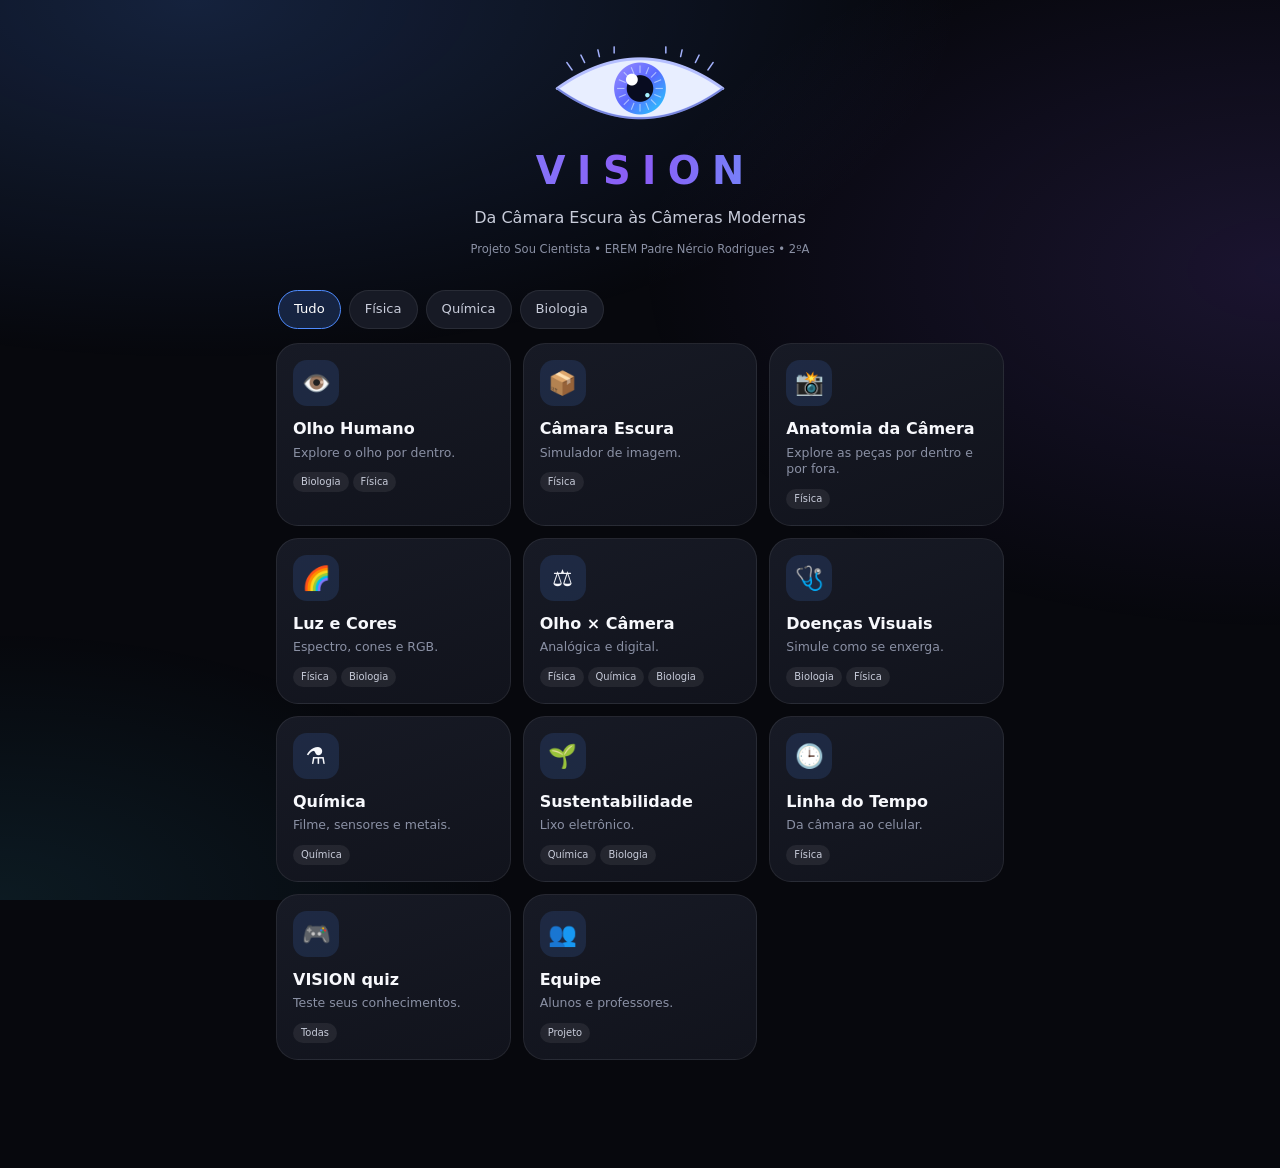
<file: VISION AI 5.0/index.html>
<!DOCTYPE html>
<html lang="pt-BR">
<head>
    <meta charset="UTF-8">
    <meta name="viewport" content="width=device-width, initial-scale=1.0, viewport-fit=cover">
    <meta name="theme-color" content="#07080d">
    <meta name="description" content="VISION — Ciência, Tecnologia e Sustentabilidade">
    <title>VISION</title>
    <link rel="manifest" href="manifest.json">
    <link rel="icon" href="assets/icons/Icon.png">
    <link rel="apple-touch-icon" href="assets/icons/Icon.png">
    <link rel="stylesheet" href="css/style.css">
</head>
<body>

<!-- Filtros SVG usados no simulador de doenças -->
<svg width="0" height="0" style="position:absolute" aria-hidden="true">
    <defs>
        <filter id="astig"><feGaussianBlur id="astigStd" stdDeviation="5 0.3"/></filter>
        <filter id="deutan"><feColorMatrix type="matrix" values="0.625 0.375 0 0 0  0.7 0.3 0 0 0  0 0.3 0.7 0 0  0 0 0 1 0"/></filter>
    </defs>
</svg>



<!-- SPLASH SCREEN -->
<div id="splash">
    <div class="splash-logo">
        <img src="./assets/icons/eye.png" alt=""> 
        <h1>VISION</h1>
        <p>Ciência • Tecnologia • Sustentabilidade</p>
    </div>
</div>


<main class="app">
    <!-- ================= HOME ================= -->
    <section id="home" class="screen active">
        <header class="hero">
            <img src="./assets/icons/eye.png" alt=""> 
            <h1>VISION</h1>
            <p>Da Câmara Escura às Câmeras Modernas</p>
            <small>Projeto Sou Cientista • EREM Padre Nércio Rodrigues • 2ºA</small>
        </header>

        <div class="chips" id="homeFilter">
            <button class="chip active" data-filter="all">Tudo</button>
            <button class="chip" data-filter="fisica">Física</button>
            <button class="chip" data-filter="quimica">Química</button>
            <button class="chip" data-filter="biologia">Biologia</button>
        </div>

        <div class="cards">
            <button class="card" data-go="eye" data-subjects="biologia fisica">
                <span class="card-icon">👁️</span><b>Olho Humano</b><small>Explore o olho por dentro.</small>
                <em class="tags"><i>Biologia</i><i>Física</i></em>
            </button>
            <button class="card" data-go="camera" data-subjects="fisica">
                <span class="card-icon">📦</span><b>Câmara Escura</b><small>Simulador de imagem.</small>
                <em class="tags"><i>Física</i></em>
            </button>
            
            <button class="card" data-go="camera-anatomy" data-subjects="fisica">
                <span class="card-icon">📸</span>
                <b>Anatomia da Câmera</b>
                <small>Explore as peças por dentro e por fora.</small>
                <em class="tags"><i>Física</i></em>
            </button>

            <button class="card" data-go="light" data-subjects="fisica biologia">
                <span class="card-icon">🌈</span><b>Luz e Cores</b><small>Espectro, cones e RGB.</small>
                <em class="tags"><i>Física</i><i>Biologia</i></em>
            </button>
            <button class="card" data-go="compare" data-subjects="fisica biologia quimica">
                <span class="card-icon">⚖️</span><b>Olho × Câmera</b><small>Analógica e digital.</small>
                <em class="tags"><i>Física</i><i>Química</i><i>Biologia</i></em>
            </button>
            <button class="card" data-go="diseases" data-subjects="biologia fisica">
                <span class="card-icon">🩺</span><b>Doenças Visuais</b><small>Simule como se enxerga.</small>
                <em class="tags"><i>Biologia</i><i>Física</i></em>
            </button>
            <button class="card" data-go="chemistry" data-subjects="quimica">
                <span class="card-icon">⚗️</span><b>Química</b><small>Filme, sensores e metais.</small>
                <em class="tags"><i>Química</i></em>
            </button>
            <button class="card" data-go="sustainability" data-subjects="quimica biologia">
                <span class="card-icon">🌱</span><b>Sustentabilidade</b><small>Lixo eletrônico.</small>
                <em class="tags"><i>Química</i><i>Biologia</i></em>
            </button>
            <button class="card" data-go="timeline" data-subjects="fisica">
                <span class="card-icon">🕒</span><b>Linha do Tempo</b><small>Da câmara ao celular.</small>
                <em class="tags"><i>Física</i></em>
            </button>
            <button class="card" data-go="quiz" data-subjects="fisica quimica biologia">
                <span class="card-icon">🎮</span><b>VISION quiz</b><small>Teste seus conhecimentos.</small>
                <em class="tags"><i>Todas</i></em>
            </button>
            <button class="card" data-go="team" data-subjects="fisica quimica biologia">
                <span class="card-icon">👥</span><b>Equipe</b><small>Alunos e professores.</small>
                <em class="tags"><i>Projeto</i></em>
            </button>
        </div>
    </section>

    <!-- ================= OLHO ================= -->
    <section id="eye" class="screen">
        <button class="back" data-go="home">‹ Início</button>
        <h2>👁️ Olho Humano</h2>
        <p class="lead">Alterne entre o corte de perfil e a vista de frente. Toque nas estruturas e mexa na luz para ver a pupila mudar.</p>


        <div class="tabbed">
            <div class="tabs">
                <button class="active" data-tab="eye-side">Perfil</button>
                <button data-tab="eye-front">Frente</button>
            </div>

            <div class="tab-panel active" id="eye-side">
        <div class="stage">
            <svg id="eyeSvg" viewBox="0 0 520 300" role="img" aria-label="Corte lateral do olho humano com raios de luz">
                <defs>
                    <radialGradient id="gSclera" cx="40%" cy="35%" r="75%">
                        <stop offset="0" stop-color="#ffffff"/><stop offset="1" stop-color="#c9d3ea"/>
                    </radialGradient>
                    <radialGradient id="gVit" cx="35%" cy="40%" r="75%">
                        <stop offset="0" stop-color="#e8f3ff"/><stop offset="1" stop-color="#9cc3ff"/>
                    </radialGradient>
                    <linearGradient id="gIris" x1="0" y1="0" x2="1" y2="1">
                        <stop offset="0" stop-color="#46d7c6"/><stop offset="1" stop-color="#2c6fd6"/>
                    </linearGradient>
                    <radialGradient id="gLens" cx="50%" cy="50%" r="60%">
                        <stop offset="0" stop-color="#fff3c4" stop-opacity=".95"/>
                        <stop offset="1" stop-color="#ffd479" stop-opacity=".7"/>
                    </radialGradient>
                </defs>

                <!-- nervo óptico (atrás da esclera) -->
                <path class="eye-part" data-part="nervo" d="M428 172 L500 198" fill="none" stroke="#f2c46d" stroke-width="18" stroke-linecap="round"/>

                <!-- esclera e humor vítreo -->
                <circle cx="310" cy="150" r="122" fill="url(#gSclera)" stroke="#8fa3cf" stroke-width="2"/>
                <circle class="eye-part" data-part="vitreo" cx="310" cy="150" r="114" fill="url(#gVit)"/>

                <!-- retina e fóvea -->
                <path class="eye-part" data-part="retina" d="M367 51.3 A114 114 0 0 1 367 248.7" fill="none" stroke="#ff6b86" stroke-width="7" stroke-linecap="round"/>
                <circle class="eye-part" data-part="fovea" cx="421" cy="150" r="6" fill="#ffca55" stroke="#ffffff" stroke-width="1.5"/>

                <!-- músculos ciliares -->
                <ellipse cx="250" cy="99" rx="9" ry="12" fill="#e59a6c"/>
                <ellipse cx="250" cy="201" rx="9" ry="12" fill="#e59a6c"/>

                <!-- cristalino -->
                <ellipse class="eye-part" data-part="cristalino" cx="252" cy="150" rx="17" ry="46" fill="url(#gLens)" stroke="#ffbe3d" stroke-width="2"/>

                <!-- íris e pupila -->
                <rect id="irisTop" class="eye-part" data-part="iris" x="215" y="84" width="12" height="58" rx="4" fill="url(#gIris)"/>
                <rect id="irisBot" class="eye-part" data-part="iris" x="215" y="158" width="12" height="58" rx="4" fill="url(#gIris)"/>
                <rect id="pupilHit" class="eye-part" data-part="pupila" x="212" y="142" width="18" height="16" fill="transparent"/>

                <!-- córnea -->
                <path class="eye-part" data-part="cornea" d="M210 88 Q146 150 210 212 Z" fill="rgba(140,200,255,.35)" stroke="#8fd0ff" stroke-width="3" stroke-linejoin="round"/>

                <!-- raios de luz -->
                <g id="rays"></g>

                <!-- rótulos -->
                <g class="lbl">
                    <text x="24" y="98" style="text-anchor:start">Luz ➜</text>
                    <text x="150" y="76">Córnea</text>
                    <text x="222" y="58">Íris</text>
                    <text x="252" y="272">Cristalino</text>
                    <text x="400" y="38">Retina</text>
                    <text x="468" y="238">Nervo óptico</text>
                </g>
            </svg>
        </div>
            </div>

            <div class="tab-panel" id="eye-front">
                <div class="stage">
                    <svg id="eyeFrontSvg" viewBox="0 0 400 360" role="img" aria-label="Olho humano visto de frente">
                        <defs>
                            <radialGradient id="gFrontSkin" cx="50%" cy="40%" r="70%">
                                <stop offset="0" stop-color="#e8c4a8"/><stop offset="1" stop-color="#c99678"/>
                            </radialGradient>
                            <radialGradient id="gFrontSclera" cx="38%" cy="32%" r="70%">
                                <stop offset="0" stop-color="#ffffff"/><stop offset="1" stop-color="#d5deef"/>
                            </radialGradient>
                            <radialGradient id="gFrontIris" cx="42%" cy="38%" r="62%">
                                <stop offset="0" stop-color="#7ee8dc"/>
                                <stop offset=".35" stop-color="#2c6fd6"/>
                                <stop offset=".78" stop-color="#1a3f8a"/>
                                <stop offset="1" stop-color="#0c2248"/>
                            </radialGradient>
                            <radialGradient id="gFrontPupil" cx="42%" cy="38%" r="70%">
                                <stop offset="0" stop-color="#2a3148"/><stop offset="1" stop-color="#05060a"/>
                            </radialGradient>
                            <clipPath id="frontFissure">
                                <path d="M28 180 C 90 108, 310 108, 372 180 C 310 252, 90 252, 28 180 Z"/>
                            </clipPath>
                            <clipPath id="frontIrisClip">
                                <circle cx="200" cy="180" r="78"/>
                            </clipPath>
                        </defs>

                        <!-- pele ao redor -->
                        <rect x="0" y="20" width="400" height="320" rx="28" fill="url(#gFrontSkin)"/>

                        <!-- globo (esclera) -->
                        <g clip-path="url(#frontFissure)">
                            <circle cx="200" cy="180" r="148" fill="url(#gFrontSclera)"/>
                            <ellipse cx="58" cy="180" rx="18" ry="38" fill="#c9b8a4" opacity=".55"/>
                            <ellipse cx="342" cy="180" rx="18" ry="38" fill="#c9b8a4" opacity=".55"/>
                        </g>

                        <!-- íris -->
                        <g class="eye-part" data-part="iris" clip-path="url(#frontFissure)">
                            <circle cx="200" cy="180" r="78" fill="url(#gFrontIris)" stroke="#16356e" stroke-width="3"/>
                            <g clip-path="url(#frontIrisClip)" opacity=".45">
                                <g stroke="#c8f6ff" stroke-width=".7">
                                    <line x1="200" y1="180" x2="200" y2="102"/>
                                    <line x1="200" y1="180" x2="255" y2="114"/>
                                    <line x1="200" y1="180" x2="275" y2="155"/>
                                    <line x1="200" y1="180" x2="275" y2="205"/>
                                    <line x1="200" y1="180" x2="255" y2="246"/>
                                    <line x1="200" y1="180" x2="200" y2="258"/>
                                    <line x1="200" y1="180" x2="145" y2="246"/>
                                    <line x1="200" y1="180" x2="125" y2="205"/>
                                    <line x1="200" y1="180" x2="125" y2="155"/>
                                    <line x1="200" y1="180" x2="145" y2="114"/>
                                    <line x1="200" y1="180" x2="238" y2="108"/>
                                    <line x1="200" y1="180" x2="268" y2="132"/>
                                    <line x1="200" y1="180" x2="278" y2="180"/>
                                    <line x1="200" y1="180" x2="268" y2="228"/>
                                    <line x1="200" y1="180" x2="238" y2="252"/>
                                    <line x1="200" y1="180" x2="162" y2="252"/>
                                    <line x1="200" y1="180" x2="132" y2="228"/>
                                    <line x1="200" y1="180" x2="122" y2="180"/>
                                    <line x1="200" y1="180" x2="132" y2="132"/>
                                    <line x1="200" y1="180" x2="162" y2="108"/>
                                </g>
                            </g>
                            <circle cx="200" cy="180" r="78" fill="none" stroke="#8fd0ff" stroke-width="1.5" opacity=".35"/>
                        </g>

                        <!-- pupila (raio muda com a luz) -->
                        <circle id="frontPupil" class="eye-part" data-part="pupila" cx="200" cy="180" r="32" fill="url(#gFrontPupil)" clip-path="url(#frontFissure)"/>

                        <!-- córnea: brilho + anel clicável por cima da íris -->
                        <g clip-path="url(#frontFissure)">
                            <circle cx="200" cy="180" r="92" fill="rgba(140,200,255,.12)" pointer-events="none"/>
                            <circle class="eye-part" data-part="cornea" cx="200" cy="180" r="92" fill="none" stroke="rgba(143,208,255,.85)" stroke-width="10"/>
                            <ellipse cx="172" cy="154" rx="18" ry="12" fill="rgba(255,255,255,.75)" pointer-events="none"/>
                            <ellipse cx="226" cy="148" rx="7" ry="5" fill="rgba(255,255,255,.45)" pointer-events="none"/>
                        </g>

                        <!-- pálpebras (por cima, sem tapar o centro) -->
                        <path d="M18 180 C 90 96, 310 96, 382 180 C 310 128, 90 128, 18 180 Z" fill="#d4a88c"/>
                        <path d="M18 180 C 90 264, 310 264, 382 180 C 310 232, 90 232, 18 180 Z" fill="#c99274"/>
                        <path d="M40 128 C 120 108, 280 108, 360 128" fill="none" stroke="#6b4638" stroke-width="3" stroke-linecap="round" opacity=".55"/>

                        <g class="lbl">
                            <text x="200" y="48">Córnea (camada transparente)</text>
                            <text x="78" y="178">Íris</text>
                            <text x="322" y="178">Pupila</text>
                        </g>
                    </svg>
                </div>
                <p class="note">De frente você vê a <b>córnea</b>, a <b>íris</b> e a <b>pupila</b>. Cristalino, retina, fóvea e nervo óptico aparecem no corte de perfil.</p>
            </div>
        </div>

        <label class="slider">
            <span>💡 Luz do ambiente <b id="lightVal">50%</b></span>
            <input type="range" id="lightRange" min="0" max="100" value="50">
        </label>
        <p class="readout" id="pupilReadout"></p>

        <div class="chips" id="eyeChips">
            <button class="chip" data-part="cornea">Córnea</button>
            <button class="chip" data-part="iris">Íris</button>
            <button class="chip" data-part="pupila">Pupila</button>
            <button class="chip" data-part="cristalino">Cristalino</button>
            <button class="chip" data-part="vitreo">Humor vítreo</button>
            <button class="chip" data-part="retina">Retina</button>
            <button class="chip" data-part="fovea">Fóvea</button>
            <button class="chip" data-part="nervo">Nervo óptico</button>
        </div>

       <div class="vision-3d">
            <button class="button-3d fusion-button" data-go="eye3d">
                <span class="v3d-icon fusion-icon">🧩</span>
                <span class="v3d-button-text fusion-button-text">
                    <strong>Modelo 3D</strong>
                    <small>Veja como o olho funciona em uma visualização 3D</small>
                </span>
                <span class="v3d-arrow fusion-arrow">›</span>
            </button>
        </div>
    </section> 

    <section id="eye3d" class="screen">
        <button class="back" data-go="eye">‹ Olho Humano</button>
        <div class="fusion-header">
            <span class="section-tag">BIOLOGIA</span>
            <h2>🧩 Modelo 3D</h2>
            <p class="lead">Uma visualização 3D educativa de como o olho funciona.</p>
        </div>
        <div class="sketchfab-embed-wrapper"> 
            <iframe title="Human eye anatomy" 
                frameborder="0" 
                allowfullscreen 
                mozallowfullscreen="true" 
                webkitallowfullscreen="true" a
                llow="autoplay; fullscreen; xr-spatial-tracking" 
                xr-spatial-tracking
                execution-while-out-of-viewport 
                execution-while-not-rendered 
                web-share 
                src="https://sketchfab.com/models/1a23ab8f624e40a9a461d984f312b609/embed?autostart=1"> 
            </iframe> 
        </div>


    </section>

    
<!-- =============== CÂMARA ESCURA =============== -->
<section id="camera" class="screen">
    <button class="back" data-go="home">‹ Início</button>
    <h2>📦 Câmara Escura</h2>
    <p class="lead">Observe como a luz forma uma imagem invertida ao atravessar um pequeno furo.</p>

    <div class="tabbed">
        <div class="tabs">
            <button class="active" data-tab="cam-sim">Simulador</button>
            <button data-tab="cam-teoria">Teoria</button>
        </div>

        <div class="tab-panel active" id="cam-sim">
            <div class="camera-view-switch">
                <button type="button" class="active" data-cam-view="side">Vista lateral</button>
                <button type="button" data-cam-view="front">Vista frontal</button>
            </div>

            <!-- VISTA LATERAL -->
            <div class="obscura-view active" id="obscura-side">
                <div class="diagram-heading">
                    <h3>O caminho da luz</h3>
                    <p>A luz refletida pela casa passa pelo furo e chega invertida ao anteparo.</p>
                </div>

                <div class="stage obscura-stage">
                    <svg id="obscuraSideSvg" viewBox="0 0 520 300" role="img"
                         aria-label="Vista lateral de uma casa iluminada e uma câmara escura com imagem invertida">

                        <defs>
                            <linearGradient id="obscuraBox" x1="0" y1="0" x2="1" y2="1">
                                <stop offset="0" stop-color="#182344"/>
                                <stop offset="1" stop-color="#090d1b"/>
                            </linearGradient>
                            <clipPath id="obscuraInside">
                                <rect x="220" y="48" width="245" height="210"/>
                            </clipPath>
                        </defs>

                        <!-- Casa do lado de fora -->
                        <g id="obscuraHouse">
                            <rect x="28" y="139" width="105" height="91" rx="2"
                                  fill="#273e68" stroke="#8eb8ff" stroke-width="2"/>
                            <path d="M15 142 L80 91 L146 142 Z"
                                  fill="#a65dff" stroke="#d7b7ff" stroke-width="2"/>
                            <rect x="70" y="177" width="24" height="53"
                                  fill="#0c1326" stroke="#8eb8ff" stroke-width="2"/>
                            <rect x="40" y="157" width="19" height="19"
                                  fill="#ffe29a" stroke="#fff1c7"/>
                            <rect x="104" y="157" width="18" height="19"
                                  fill="#ffe29a" stroke="#fff1c7"/>
                            <path d="M80 91 V67" stroke="#8eb8ff" stroke-width="3"/>
                            <path d="M80 67 h24 v17" fill="none" stroke="#8eb8ff" stroke-width="3"/>
                            <text x="80" y="250" text-anchor="middle" class="diagram-label">Casa iluminada</text>
                        </g>

                        <!-- Caixa escura -->
                        <rect x="220" y="48" width="245" height="210" rx="3"
                              fill="url(#obscuraBox)" stroke="#8197dc" stroke-width="2.5"/>
                        <rect x="228" y="56" width="229" height="194"
                              fill="#050812" stroke="#2b3a66" stroke-dasharray="4 5"/>

                        <!-- Parede com furo -->
                        <rect x="211" y="48" width="12" height="210" fill="#6574ad"/>
                        <circle cx="217" cy="153" r="5" fill="#ffe5a6"/>
                        <circle cx="217" cy="153" r="11" fill="#ffe5a6" opacity=".12"/>

                        <!-- Raios: topo da casa chega embaixo e base chega em cima -->
                        <g id="obscuraRays" fill="none" stroke-width="2.2" stroke-linecap="round">
                            <path d="M80 91 L217 153 L449 222" stroke="#ffca72"/>
                            <path d="M80 230 L217 153 L449 86" stroke="#71c8ff"/>
                            <path d="M80 160 L217 153 L449 153" stroke="#b69bff" stroke-dasharray="5 5"/>
                        </g>

                        <!-- Imagem invertida no anteparo -->
                        <g id="obscuraSideImage" clip-path="url(#obscuraInside)">
                            <path d="M390 177 L423 207 L456 177 Z"
                                  fill="#a65dff" stroke="#d7b7ff" stroke-width="2"/>
                            <rect x="397" y="177" width="52" height="45"
                                  fill="#273e68" stroke="#8eb8ff" stroke-width="2"/>
                            <rect x="415" y="196" width="12" height="26"
                                  fill="#0c1326"/>
                            <rect x="402" y="184" width="9" height="8" fill="#ffe29a"/>
                            <rect x="435" y="184" width="8" height="8" fill="#ffe29a"/>
                        </g>

                        <text x="217" y="35" text-anchor="middle" class="diagram-label">Furo</text>
                        <text x="340" y="35" text-anchor="middle" class="diagram-label">Interior escuro</text>
                        <text x="398" y="280" text-anchor="middle" class="diagram-label">Imagem invertida</text>
                    </svg>
                </div>
            </div>

            <!-- VISTA FRONTAL -->
            <div class="obscura-view" id="obscura-front">
                <div class="diagram-heading">
                    <h3>O que aparece dentro da caixa?</h3>
                    <p>Vendo o anteparo de frente, a imagem da casa aparece de cabeça para baixo.</p>
                </div>

                <div class="stage obscura-front-stage">
                    <svg id="obscuraFrontSvg" viewBox="0 0 360 350" role="img"
                         aria-label="Vista frontal do interior da câmara escura mostrando a casa invertida">

                        <defs>
                            <linearGradient id="frontBoxGradient" x1="0" y1="0" x2="1" y2="1">
                                <stop offset="0" stop-color="#17213e"/>
                                <stop offset="1" stop-color="#050812"/>
                            </linearGradient>
                            <radialGradient id="frontGlow">
                                <stop offset="0" stop-color="#ffca72" stop-opacity=".20"/>
                                <stop offset="1" stop-color="#ffca72" stop-opacity="0"/>
                            </radialGradient>
                        </defs>

                        <!-- Moldura externa da caixa -->
                        <rect x="22" y="18" width="316" height="310" rx="15"
                              fill="url(#frontBoxGradient)" stroke="#8197dc" stroke-width="3"/>
                        <rect x="38" y="34" width="284" height="278" rx="8"
                              fill="#050812" stroke="#34436e" stroke-width="2"/>

                        <!-- Brilho da imagem -->
                        <ellipse cx="180" cy="173" rx="112" ry="100" fill="url(#frontGlow)"/>

                        <!-- Casa desenhada de cabeça para baixo -->
                        <g id="obscuraFrontImage" transform="translate(180 173) rotate(180)">
                            <rect x="-55" y="-4" width="110" height="76"
                                  fill="#273e68" stroke="#8eb8ff" stroke-width="2.5"/>
                            <path d="M-68 -2 L0 -57 L68 -2 Z"
                                  fill="#a65dff" stroke="#d7b7ff" stroke-width="2.5"/>
                            <rect x="-12" y="26" width="24" height="46"
                                  fill="#0c1326" stroke="#8eb8ff" stroke-width="2"/>
                            <rect x="-43" y="11" width="18" height="17" fill="#ffe29a"/>
                            <rect x="25" y="11" width="18" height="17" fill="#ffe29a"/>
                            <path d="M0 -57 V-80 H24 V-64"
                                  fill="none" stroke="#8eb8ff" stroke-width="3"/>
                        </g>

                        <circle cx="180" cy="173" r="3" fill="#ffe5a6"/>
                        <text x="180" y="302" text-anchor="middle" class="diagram-label">
                            Imagem formada no anteparo
                        </text>
                    </svg>
                </div>

                <p class="obscura-note">A imagem é invertida porque os raios de luz se cruzam ao passar pelo furo.</p>
            </div>

            <label class="slider">
                <span>Tamanho do furo <b id="holeVal"></b></span>
                <input type="range" id="holeRange" min="2" max="24" value="6">
            </label>

            <label class="slider">
                <span>Distância do objeto <b id="distVal"></b></span>
                <input type="range" id="distRange" min="110" max="210" value="150">
            </label>

            <p class="readout" id="pinReadout"></p>
        </div>

        <div class="tab-panel" id="cam-teoria">
            <div class="info-card">
                <h3>O princípio</h3>
                <p>A luz se propaga em linha reta. A luz refletida pela casa atravessa o pequeno furo e forma uma imagem no anteparo dentro da caixa.</p>
                <h3>Por que a imagem é invertida?</h3>
                <p>Os raios que vêm do alto da casa chegam à parte inferior do anteparo, enquanto os raios da parte inferior chegam à parte superior.</p>
                <h3>Furo pequeno e furo grande</h3>
                <p>Um furo pequeno tende a produzir uma imagem mais nítida, mas menos luminosa. Um furo grande deixa entrar mais luz, porém pode deixar a imagem borrada.</p>
                <h3>O que isso tem a ver com o olho?</h3>
                <p>Nos dois casos, a luz entra por uma abertura e forma uma imagem invertida. No olho, a retina recebe a imagem; na câmara escura, ela aparece no anteparo.</p>
            </div>
        </div>
    </div>
</section>


<!-- =============== ANATOMIA DA CÂMERA =============== -->
<section id="camera-anatomy" class="screen">
    <button class="back" data-go="home">‹ Início</button>
    <h2>📸 Anatomia da Câmera</h2>
    <p class="lead">Explore os componentes de uma câmera fotográfica e descubra como ela registra a luz.</p>

    <div class="camera-view-switch">
        <button type="button" class="active" data-anatomy-view="front">Vista frontal</button>
        <button type="button" data-anatomy-view="side">Vista lateral em corte</button>
    </div>

    <!-- FRENTE DA CÂMERA -->
    <div class="anatomy-view active" id="anatomy-front">
        <div class="stage anatomy-stage">
            <svg viewBox="0 0 420 300" role="img" aria-label="Câmera fotográfica vista de frente">
                <defs>
                    <linearGradient id="cameraBodyFront" x1="0" y1="0" x2="1" y2="1">
                        <stop offset="0" stop-color="#34456d"/>
                        <stop offset="1" stop-color="#101629"/>
                    </linearGradient>
                    <radialGradient id="cameraLensFront">
                        <stop offset="0" stop-color="#8bd7ff"/>
                        <stop offset=".35" stop-color="#263f73"/>
                        <stop offset=".72" stop-color="#101629"/>
                        <stop offset="1" stop-color="#6477a9"/>
                    </radialGradient>
                </defs>

                <path d="M65 92 L108 54 H173 L194 76 H330 Q346 76 346 92 V233 Q346 247 331 247 H65 Q50 247 50 232 V108 Q50 92 65 92Z"
                      fill="url(#cameraBodyFront)" stroke="#8197dc" stroke-width="3"/>

                <!-- Flash -->
                <rect x="118" y="65" width="58" height="18" rx="5"
                      fill="#d5e4ff" stroke="#8eb8ff" stroke-width="2"
                      class="camera-part" data-camera-part="flash"/>
                <circle cx="305" cy="103" r="7" fill="#ffca72"
                        class="camera-part" data-camera-part="lamp"/>

                <!-- Objetiva -->
                <circle cx="202" cy="163" r="76" fill="#11182a"
                        stroke="#8197dc" stroke-width="5"
                        class="camera-part" data-camera-part="objective"/>
                <circle cx="202" cy="163" r="62" fill="#293c68"
                        stroke="#8eb8ff" stroke-width="3"
                        class="camera-part" data-camera-part="objective"/>
                <circle cx="202" cy="163" r="49" fill="url(#cameraLensFront)"
                        stroke="#c2d7ff" stroke-width="2"
                        class="camera-part" data-camera-part="objective"/>
                <circle cx="188" cy="146" r="13" fill="#c6f0ff" opacity=".25"/>
                <circle cx="202" cy="163" r="21" fill="#080d1c"
                        stroke="#91baff" stroke-width="2"
                        class="camera-part" data-camera-part="objective"/>

                <!-- Botão do obturador -->
                <circle cx="280" cy="91" r="12" fill="#8eb8ff"
                        stroke="#d9e6ff" stroke-width="2"
                        class="camera-part" data-camera-part="shutter"/>

                <!-- Visor -->
                <rect x="76" y="103" width="36" height="20" rx="4"
                      fill="#070b15" stroke="#8eb8ff" stroke-width="2"
                      class="camera-part" data-camera-part="viewfinder"/>

                <!-- Pegada -->
                <path d="M65 137 Q82 128 91 142 V222 Q80 235 65 220Z"
                      fill="#080d19" stroke="#50638f" stroke-width="2"/>

                <text x="202" y="275" text-anchor="middle" class="diagram-label">
                    Selecione uma parte da câmera
                </text>

                <g class="camera-hotspots">
                    <circle cx="202" cy="163" r="84" data-camera-part="objective" class="camera-hotspot"/>
                    <circle cx="147" cy="73" r="15" data-camera-part="flash" class="camera-hotspot"/>
                    <circle cx="280" cy="91" r="15" data-camera-part="shutter" class="camera-hotspot"/>
                    <circle cx="94" cy="113" r="15" data-camera-part="viewfinder" class="camera-hotspot"/>
                </g>
            </svg>
        </div>
    </div>

    <!-- LATERAL EM CORTE -->
    <div class="anatomy-view" id="anatomy-side">
        <div class="stage anatomy-stage">
            <svg viewBox="0 0 440 300" role="img" aria-label="Corte lateral interno de uma câmera reflex">
                <defs>
                    <linearGradient id="cameraBodySide" x1="0" y1="0" x2="1" y2="1">
                        <stop offset="0" stop-color="#28395f"/>
                        <stop offset="1" stop-color="#101629"/>
                    </linearGradient>
                </defs>

                <!-- Corpo e interior -->
                <path d="M92 78 H338 L365 105 V235 H92Z"
                      fill="url(#cameraBodySide)" stroke="#8197dc" stroke-width="3"/>
                <path d="M108 96 H327 V216 H108Z"
                      fill="#080d19" stroke="#455a8f" stroke-width="2"/>

                <!-- Objetiva e elementos de lente -->
                <rect x="24" y="127" width="88" height="62" rx="8"
                      fill="#34456d" stroke="#8eb8ff" stroke-width="3"
                      class="camera-part" data-camera-part="objective"/>
                <ellipse cx="30" cy="158" rx="8" ry="35"
                         fill="#8bd7ff" fill-opacity=".7" stroke="#d5eaff" stroke-width="2"
                         class="camera-part" data-camera-part="objective"/>
                <ellipse cx="57" cy="158" rx="6" ry="27"
                         fill="#9acbff" fill-opacity=".4" stroke="#8eb8ff" stroke-width="2"
                         class="camera-part" data-camera-part="objective"/>

                <!-- Diafragma -->
                <path d="M119 128 L132 145 L132 171 L119 188"
                      fill="none" stroke="#c6a7ff" stroke-width="5"
                      class="camera-part" data-camera-part="aperture"/>

                <!-- Espelho reflex -->
                <path d="M154 137 L193 177" stroke="#8bd7ff" stroke-width="10"
                      stroke-linecap="round"
                      class="camera-part" data-camera-part="mirror"/>
                <path d="M154 137 L193 177" stroke="#e4f5ff" stroke-width="2"
                      stroke-linecap="round"/>

                <!-- Caminho de luz -->
                <path d="M40 158 L127 158 L174 158 L217 107 L272 107"
                      fill="none" stroke="#ffca72" stroke-width="2.5"
                      stroke-dasharray="6 5"/>
                <path d="M267 101 L277 107 L267 113" fill="none"
                      stroke="#ffca72" stroke-width="2.5"/>

                <!-- Obturador -->
                <rect x="224" y="91" width="8" height="33" rx="2"
                      fill="#a65dff" stroke="#d7b7ff" stroke-width="2"
                      class="camera-part" data-camera-part="shutter-curtain"/>

                <!-- Sensor -->
                <rect x="298" y="111" width="12" height="91" rx="2"
                      fill="#71c8ff" stroke="#d5f2ff" stroke-width="2"
                      class="camera-part" data-camera-part="sensor"/>

                <!-- Caminho para o visor e pentaprisma -->
                <path d="M200 96 L222 61 H278 L298 96"
                      fill="#5d4c88" stroke="#c6a7ff" stroke-width="2"
                      class="camera-part" data-camera-part="prism"/>
                <rect x="221" y="50" width="59" height="12" rx="3"
                      fill="#11182a" stroke="#8eb8ff" stroke-width="2"
                      class="camera-part" data-camera-part="viewfinder"/>

                <!-- Rótulos clicáveis -->
                <g class="camera-labels">
                    <text x="67" y="116" text-anchor="middle" data-camera-part="objective">Objetiva</text>
                    <text x="132" y="211" text-anchor="middle" data-camera-part="aperture">Diafragma</text>
                    <text x="175" y="196" text-anchor="middle" data-camera-part="mirror">Espelho</text>
                    <text x="229" y="145" text-anchor="middle" data-camera-part="shutter-curtain">Obturador</text>
                    <text x="306" y="228" text-anchor="middle" data-camera-part="sensor">Sensor</text>
                    <text x="250" y="40" text-anchor="middle" data-camera-part="prism">Pentaprisma</text>
                    <text x="250" y="17" text-anchor="middle" data-camera-part="viewfinder">Visor</text>
                </g>
            </svg>
        </div>
    </div>

    <div class="info-card camera-part-info" id="cameraPartInfo" aria-live="polite">
        <span class="info-label">ANATOMIA DA CÂMERA</span>
        <h3 id="cameraPartTitle">Escolha uma peça</h3>
        <p id="cameraPartText">Toque em uma parte do desenho para conhecer sua função.</p>
        <p id="cameraEyeRelation" class="cam-note"></p>
    </div>

    <p class="camera-disclaimer">
        Este esquema representa uma câmera reflex (DSLR). Câmeras digitais sem espelho possuem uma construção interna diferente.
    </p>
</section>



    <!-- ================= LUZ E CORES ================= -->
    <section id="light" class="screen">
        <button class="back" data-go="home">‹ Início</button>
        <h2>🌈 Luz e Cores</h2>

        <div class="tabbed">
            <div class="tabs">
                <button class="active" data-tab="light-spec">Espectro</button>
                <button data-tab="light-rgb">Mistura RGB</button>
                <button data-tab="light-obj">Luz × objeto</button>
            </div>

            <div class="tab-panel active" id="light-spec">
                <div class="info-card">
                    <div class="swatch" id="waveSwatch"></div>
                    <p class="readout" id="waveText"></p>
                    <label class="slider">
                        <span>Comprimento de onda <b id="waveVal"></b></span>
                        <input type="range" id="waveRange" min="380" max="750" value="550">
                    </label>
                    <h3>Resposta dos cones da retina</h3>
                    <div class="bars">
                        <div class="bar"><span>Cone S (azul)</span><div><i class="s" id="coneS"></i></div></div>
                        <div class="bar"><span>Cone M (verde)</span><div><i class="m" id="coneM"></i></div></div>
                        <div class="bar"><span>Cone L (vermelho)</span><div><i class="l" id="coneL"></i></div></div>
                    </div>
                    <p class="note">Curvas simplificadas, só para fins didáticos. O cérebro compara os três sinais para formar a cor percebida.</p>
                </div>
            </div>

            <div class="tab-panel" id="light-rgb">
                <div class="info-card">
                    <div class="swatch" id="mixSwatch"></div>
                    <p class="readout" id="mixText"></p>
                    <label class="slider"><span>Vermelho <b id="rRv"></b></span><input type="range" id="rR" min="0" max="255" value="255"></label>
                    <label class="slider"><span>Verde <b id="rGv"></b></span><input type="range" id="rG" min="0" max="255" value="140"></label>
                    <label class="slider"><span>Azul <b id="rBv"></b></span><input type="range" id="rB" min="0" max="255" value="0"></label>
                    <p class="note">Telas e sensores usam síntese aditiva: vermelho + verde + azul no máximo formam o branco. Impressoras usam a subtrativa (ciano, magenta e amarelo).</p>
                </div>
            </div>

            <div class="tab-panel" id="light-obj">
                <div class="info-card">
                    <h3>Cor da luz</h3>
                    <div class="chips" id="lightPick">
                        <button class="chip active" data-light="branca">Branca</button>
                        <button class="chip" data-light="vermelha">Vermelha</button>
                        <button class="chip" data-light="verde">Verde</button>
                        <button class="chip" data-light="azul">Azul</button>
                    </div>
                    <h3>Cor do objeto</h3>
                    <div class="chips" id="objPick">
                        <button class="chip active" data-obj="vermelho">Vermelho</button>
                        <button class="chip" data-obj="verde">Verde</button>
                        <button class="chip" data-obj="azul">Azul</button>
                        <button class="chip" data-obj="branco">Branco</button>
                    </div>
                    <div class="swatch" id="objSwatch"></div>
                    <p class="readout" id="objText"></p>
                </div>
            </div>
        </div>
    </section>

    <!-- ================= OLHO × CÂMERA ================= -->
    <section id="compare" class="screen">
        <button class="back" data-go="home">‹ Início</button>
        <h2>⚖️ Olho × Câmera</h2>

        <div class="tabbed">
            <div class="tabs">
                <button class="active" data-tab="cmp-eye">Olho</button>
                <button data-tab="cmp-analog">Analógica</button>
                <button data-tab="cmp-digital">Digital</button>
                <button data-tab="cmp-table">Lado a lado</button>
            </div>

            <div class="tab-panel active" id="cmp-eye">
                <div class="info-card">
                    <h3>O caminho da luz no olho</h3>
                    <ol class="flow">
                        <li>A luz atravessa a <b>córnea</b>, que faz a maior parte da refração.</li>
                        <li>A <b>pupila</b> regula quanta luz entra (controlada pela íris).</li>
                        <li>O <b>cristalino</b> ajusta o foco.</li>
                        <li>A imagem se forma <b>invertida</b> na <b>retina</b>.</li>
                        <li>Cones e bastonetes transformam luz em impulsos nervosos.</li>
                        <li>O <b>nervo óptico</b> leva os sinais ao cérebro, que interpreta a imagem.</li>
                    </ol>
                </div>
            </div>

            <div class="tab-panel" id="cmp-analog">
                <div class="info-card">
                    <h3>O caminho da luz na câmera analógica</h3>
                    <ol class="flow">
                        <li>A luz passa pela <b>lente</b> (objetiva).</li>
                        <li>O <b>diafragma</b> controla a abertura e o <b>obturador</b>, o tempo de exposição.</li>
                        <li>Os cristais de <b>haletos de prata</b> do filme são sensibilizados (imagem latente).</li>
                        <li>A <b>revelação</b> química reduz Ag⁺ a prata metálica nos pontos expostos.</li>
                        <li>O <b>fixador</b> remove o haleto não exposto e o negativo fica estável.</li>
                    </ol>
                </div>
            </div>

            <div class="tab-panel" id="cmp-digital">
                <div class="info-card">
                    <h3>O caminho da luz na câmera digital</h3>
                    <ol class="flow">
                        <li>A luz passa pela <b>lente</b> e pelo <b>diafragma</b>.</li>
                        <li>Um <b>filtro de cores</b> separa vermelho, verde e azul sobre os pixels.</li>
                        <li>O <b>sensor</b> de silício (CMOS/CCD) converte fótons em carga elétrica.</li>
                        <li>O conversor transforma a carga em números (dados digitais).</li>
                        <li>O <b>processador</b> monta a imagem e grava no cartão de memória.</li>
                    </ol>
                </div>
            </div>

            <div class="tab-panel" id="cmp-table">
                <div class="info-card">
                    <table class="compare-table">
                        <tr><th>Olho</th><th>Analógica</th><th>Digital</th></tr>
                        <tr><td>Pupila / íris</td><td>Diafragma</td><td>Diafragma</td></tr>
                        <tr><td>Córnea e cristalino</td><td>Objetiva</td><td>Objetiva</td></tr>
                        <tr><td>Retina</td><td>Filme</td><td>Sensor</td></tr>
                        <tr><td>Reações bioquímicas</td><td>Reações químicas (prata)</td><td>Efeito fotoelétrico (silício)</td></tr>
                        <tr><td>Cérebro</td><td>Laboratório</td><td>Processador</td></tr>
                    </table>
                </div>
            </div>
        </div>
    </section>

    <!-- ================= DOENÇAS VISUAIS ================= -->
    <section id="diseases" class="screen">
        <button class="back" data-go="home">‹ Início</button>
        <h2>🩺 Doenças Visuais</h2>
        <p class="lead">Configure cada olho separadamente e veja como as diferenças podem alterar a percepção visual.</p>

        <div class="vision-eyes-grid">
            <article class="vision-eye-card" data-eye="left">
                <div class="vision-eye-head">
                    <div>
                        <span class="eye-kicker">ENTRADA VISUAL</span>
                        <h3>👁️ Olho esquerdo</h3>
                    </div>
                    <span class="eye-status-badge" id="leftStatus">Normal</span>
                </div>

                <label class="vision-field">
                    <span>Condição</span>
                    <select id="leftDisease">
                        <option value="normal">Visão normal</option>
                        <option value="miopia">Miopia</option>
                        <option value="hipermetropia">Hipermetropia</option>
                        <option value="astigmatismo">Astigmatismo</option>
                        <option value="catarata">Catarata</option>
                        <option value="glaucoma">Glaucoma</option>
                        <option value="daltonismo">Daltonismo</option>
                    </select>
                </label>

                <div class="vision-prescription-grid">
                    <label class="vision-field refractive-field">
                        <span>Grau / esférico <b id="leftDegreeVal">0,00 D</b></span>
                        <input id="leftDegree" type="range" min="-12" max="6" step="0.25" value="0">
                    </label>
                    <label class="vision-field cylinder-field">
                        <span>Cilindro <b id="leftCylinderVal">0,00 D</b></span>
                        <input id="leftCylinder" type="range" min="-6" max="0" step="0.25" value="0">
                    </label>
                </div>

                <label class="vision-field axis-field">
                    <span>Eixo <b id="leftAxisVal">0°</b></span>
                    <input id="leftAxis" type="range" min="0" max="180" step="1" value="0">
                </label>

                <div class="vision-mini-scene" id="leftVisionScene">
                    <div class="vision-scene-content">
                        <div class="mini-sky"></div>
                        <div class="mini-mountain"></div>
                        <div class="mini-ground"></div>
                        <div class="mini-house"><i></i><i></i><i></i></div>
                        <div class="mini-tree"><i></i><b></b></div>
                    </div>
                </div>

                <p class="vision-reading" id="leftReading">Visão nítida e cores preservadas.</p>
            </article>

            <article class="vision-eye-card" data-eye="right">
                <div class="vision-eye-head">
                    <div>
                        <span class="eye-kicker">ENTRADA VISUAL</span>
                        <h3>👁️ Olho direito</h3>
                    </div>
                    <span class="eye-status-badge" id="rightStatus">Normal</span>
                </div>

                <label class="vision-field">
                    <span>Condição</span>
                    <select id="rightDisease">
                        <option value="normal">Visão normal</option>
                        <option value="miopia">Miopia</option>
                        <option value="hipermetropia">Hipermetropia</option>
                        <option value="astigmatismo">Astigmatismo</option>
                        <option value="catarata">Catarata</option>
                        <option value="glaucoma">Glaucoma</option>
                        <option value="daltonismo">Daltonismo</option>
                    </select>
                </label>

                <div class="vision-prescription-grid">
                    <label class="vision-field refractive-field">
                        <span>Grau / esférico <b id="rightDegreeVal">0,00 D</b></span>
                        <input id="rightDegree" type="range" min="-12" max="6" step="0.25" value="0">
                    </label>
                    <label class="vision-field cylinder-field">
                        <span>Cilindro <b id="rightCylinderVal">0,00 D</b></span>
                        <input id="rightCylinder" type="range" min="-6" max="0" step="0.25" value="0">
                    </label>
                </div>

                <label class="vision-field axis-field">
                    <span>Eixo <b id="rightAxisVal">0°</b></span>
                    <input id="rightAxis" type="range" min="0" max="180" step="1" value="0">
                </label>

                <div class="vision-mini-scene" id="rightVisionScene">
                    <div class="vision-scene-content">
                        <div class="mini-sky"></div>
                        <div class="mini-mountain"></div>
                        <div class="mini-ground"></div>
                        <div class="mini-house"><i></i><i></i><i></i></div>
                        <div class="mini-tree"><i></i><b></b></div>
                    </div>
                </div>

                <p class="vision-reading" id="rightReading">Visão nítida e cores preservadas.</p>
            </article>
        </div>

        <div class="vision-comparison-card">
            <span class="info-label">COMPARAÇÃO BINOCULAR</span>
            <h3 id="visionComparisonTitle">Os dois olhos estão em condições semelhantes</h3>
            <p id="visionComparisonText">As duas entradas visuais apresentam pouca diferença nesta simulação.</p>
        </div>

        <div class="fusion-entry">
            <button class="fusion-button" data-go="binocular">
                <span class="fusion-icon">🧠</span>
                <span class="fusion-button-text">
                    <strong>Visão Fundida</strong>
                    <small>Veja como os dois olhos trabalham juntos em uma visualização 3D</small>
                </span>
                <span class="fusion-arrow">›</span>
            </button>
        </div>

        <div class="info-card vision-note-card">
            <span class="info-label">NOTA EDUCATIVA</span>
            <p>Os valores em dioptrias representam uma simulação didática. Catarata, glaucoma e daltonismo não são definidos por “grau” da mesma forma que miopia, hipermetropia e astigmatismo.</p>
        </div>
    </section>

    <!-- ================= VISÃO FUNDIDA ================= -->
    <section id="binocular" class="screen">
        <button class="back" data-go="diseases">‹ Doenças Visuais</button>
        <div class="fusion-header">
            <span class="section-tag">BIOLOGIA • FÍSICA</span>
            <h2>🧠 Visão Fundida</h2>
            <p class="lead">Uma visualização 3D/2,5D educativa de como duas entradas visuais podem ser combinadas em uma única percepção.</p>
        </div>

        <div class="fusion-eyes-status">
            <div class="fusion-eye-status"><span class="eye-dot left-dot"></span><div><small>OLHO ESQUERDO</small><strong id="binocularLeftStatus">Visão normal</strong></div></div>
            <div class="fusion-eye-status"><span class="eye-dot right-dot"></span><div><small>OLHO DIREITO</small><strong id="binocularRightStatus">Visão normal</strong></div></div>
        </div>

        <div class="binocular-view">
            <div class="depth-label depth-back">IMAGEM DISTANTE</div>
            <div class="depth-label depth-front">PROFUNDIDADE</div>
            <div class="binocular-stage">
                <div class="binocular-layer binocular-left" id="binocularLeft">
                    <div class="binocular-scene">
                        <div class="sky"></div><div class="mountain mountain-back"></div><div class="mountain mountain-front"></div><div class="ground"></div>
                        <div class="tree tree-one"><div class="tree-top"></div><div class="tree-trunk"></div></div>
                        <div class="tree tree-two"><div class="tree-top"></div><div class="tree-trunk"></div></div>
                        <div class="building"><div class="building-window"></div><div class="building-window"></div><div class="building-window"></div></div>
                    </div>
                </div>
                <div class="binocular-layer binocular-right" id="binocularRight">
                    <div class="binocular-scene">
                        <div class="sky"></div><div class="mountain mountain-back"></div><div class="mountain mountain-front"></div><div class="ground"></div>
                        <div class="tree tree-one"><div class="tree-top"></div><div class="tree-trunk"></div></div>
                        <div class="tree tree-two"><div class="tree-top"></div><div class="tree-trunk"></div></div>
                        <div class="building"><div class="building-window"></div><div class="building-window"></div><div class="building-window"></div></div>
                    </div>
                </div>
                <div class="binocular-fused" id="binocularFused">
                    <div class="fused-scene">
                        <div class="fused-sky"></div><div class="fused-mountain"></div><div class="fused-ground"></div>
                        <div class="fused-building"><span></span><span></span><span></span></div>
                        <div class="fused-tree"><div></div><span></span></div>
                    </div>
                </div>
                <div class="fixation-point"><span></span></div>
            </div>
            <div class="fusion-axis"><span>← OLHO ESQUERDO</span><div class="fusion-axis-line"><i></i></div><span>OLHO DIREITO →</span></div>
        </div>

        <div class="fusion-info-card">
            <span class="info-label">COMO O CÉREBRO COMBINA AS IMAGENS</span>
            <h3>Uma única percepção visual</h3>
            <p id="binocularDepthText">Os dois olhos estão recebendo imagens semelhantes. O cérebro pode comparar pequenas diferenças entre elas para contribuir para a percepção de profundidade.</p>
        </div>

        <div class="fusion-legend">
            <div><span class="legend-dot left"></span><small>Entrada esquerda</small></div>
            <div><span class="legend-dot right"></span><small>Entrada direita</small></div>
            <div><span class="legend-dot fused"></span><small>Imagem fundida</small></div>
        </div>
    </section>

    <!-- ================= QUÍMICA ================= -->
    <section id="chemistry" class="screen">
        <button class="back" data-go="home">‹ Início</button>
        <h2>⚗️ Química e Materiais</h2>

        <div class="tabbed">
            <div class="tabs">
                <button class="active" data-tab="chem-el">Elementos</button>
                <button data-tab="chem-re">Reações</button>
            </div>

            <div class="tab-panel active" id="chem-el">
                <div class="tiles">
                    <button class="tile" data-el="Ag"><small>47</small><b>Ag</b><span>Prata</span></button>
                    <button class="tile" data-el="Si"><small>14</small><b>Si</b><span>Silício</span></button>
                    <button class="tile" data-el="Li"><small>3</small><b>Li</b><span>Lítio</span></button>
                    <button class="tile" data-el="Cu"><small>29</small><b>Cu</b><span>Cobre</span></button>
                    <button class="tile" data-el="Au"><small>79</small><b>Au</b><span>Ouro</span></button>
                    <button class="tile" data-el="Pb"><small>82</small><b>Pb</b><span>Chumbo</span></button>
                </div>
                <div class="info-card" id="elInfo"><p>Toque em um elemento para ver onde ele aparece e como descartar com segurança.</p></div>
            </div>

            <div class="tab-panel" id="chem-re">
                <details class="acc" open>
                    <summary>Exposição do filme</summary>
                    <div class="body"><p>Os cristais de brometo de prata (AgBr) absorvem luz e liberam elétrons: Ag⁺ + e⁻ → Ag⁰. Os pequenos grupos de prata formam a <b>imagem latente</b>, ainda invisível.</p></div>
                </details>
                <details class="acc">
                    <summary>Revelação</summary>
                    <div class="body"><p>O revelador é um agente redutor. Ele reduz os cristais que já têm prata latente a prata metálica (preta), amplificando a imagem. É uma reação de oxirredução.</p></div>
                </details>
                <details class="acc">
                    <summary>Fixação</summary>
                    <div class="body"><p>O fixador (tiossulfato de sódio, Na₂S₂O₃) dissolve o AgBr que não foi exposto, formando um complexo solúvel. Assim o filme deixa de ser sensível à luz.</p></div>
                </details>
                <details class="acc">
                    <summary>Sensor digital</summary>
                    <div class="body"><p>No silício, um fóton com energia suficiente (acima de cerca de 1,1 eV) liberta um elétron e cria uma lacuna. A carga acumulada em cada pixel é medida e vira o valor do pixel (efeito fotoelétrico interno).</p></div>
                </details>
                <details class="acc">
                    <summary>Bateria de íons de lítio</summary>
                    <div class="body"><p>Ao carregar e descarregar, íons Li⁺ migram entre os eletrodos enquanto os elétrons passam pelo circuito externo. Baterias danificadas ou descartadas de forma errada podem aquecer e pegar fogo.</p></div>
                </details>
            </div>
        </div>
    </section>

    <!-- ================= SUSTENTABILIDADE ================= -->
    <section id="sustainability" class="screen">
        <button class="back" data-go="home">‹ Início</button>
        <h2>🌱 Sustentabilidade</h2>

        <div class="tabbed">
            <div class="tabs">
                <button class="active" data-tab="sus-check">Checklist</button>
                <button data-tab="sus-where">Para onde vai?</button>
                <button data-tab="sus-impact">Impactos</button>
            </div>

            <div class="tab-panel active" id="sus-check">
                <div class="info-card">
                    <h3>Vai se desfazer de um aparelho?</h3>
                    <p class="readout" id="todoText">0 de 5 passos concluídos</p>
                    <div class="progress"><i id="todoBar"></i></div>
                    <label class="todo"><input type="checkbox"><span>Fazer backup e apagar seus dados pessoais.</span></label>
                    <label class="todo"><input type="checkbox"><span>Ver se o aparelho pode ser consertado, doado ou reaproveitado.</span></label>
                    <label class="todo"><input type="checkbox"><span>Separar pilhas e baterias dos demais componentes.</span></label>
                    <label class="todo"><input type="checkbox"><span>Procurar um ponto de coleta ou a logística reversa do fabricante.</span></label>
                    <label class="todo"><input type="checkbox"><span>Nunca jogar no lixo comum, no esgoto ou em terrenos.</span></label>
                </div>
            </div>

            <div class="tab-panel" id="sus-where">
                <details class="acc" open><summary>📱 Celulares e computadores</summary><div class="body"><p>Pontos de coleta de eletrônicos, lojas e fabricantes com logística reversa, ou cooperativas de reciclagem.</p></div></details>
                <details class="acc"><summary>🔋 Pilhas e baterias</summary><div class="body"><p>Pontos de coleta específicos, geralmente em lojas e supermercados. Nunca no lixo comum.</p></div></details>
                <details class="acc"><summary>💡 Lâmpadas fluorescentes</summary><div class="body"><p>Contêm vapor de mercúrio e precisam de coleta específica, sem quebrar.</p></div></details>
                <details class="acc"><summary>🎞️ Químicos de revelação</summary><div class="body"><p>Reveladores e fixadores contêm substâncias que não devem ir para o esgoto. Procure coleta especializada de resíduos químicos.</p></div></details>
            </div>

            <div class="tab-panel" id="sus-impact">
                <div class="info-card">
                    <h3>Contaminação</h3>
                    <p>Metais como chumbo, mercúrio e cádmio podem contaminar solo e água quando eletrônicos são descartados de forma incorreta.</p>
                    <h3>Bioacumulação</h3>
                    <p>Alguns metais se acumulam nos seres vivos e aumentam de concentração ao longo da cadeia alimentar, afetando animais e pessoas.</p>
                    <h3>Recuperar é melhor</h3>
                    <p>Reciclar recupera metais valiosos (como cobre, prata e ouro) e reduz a necessidade de nova mineração. Isso também poupa energia.</p>
                    <h3>A lei</h3>
                    <p>A Política Nacional de Resíduos Sólidos (Lei 12.305/2010) prevê a <b>logística reversa</b>: fabricantes, comerciantes e consumidores compartilham a responsabilidade pelo destino dos produtos.</p>
                </div>
            </div>
        </div>
    </section>

    <!-- ================= LINHA DO TEMPO ================= -->
    <section id="timeline" class="screen">
        <button class="back" data-go="home">‹ Início</button>
        <h2>🕒 Evolução da Imagem</h2>
        <p class="lead">Toque em cada marco para abrir.</p>

        <details class="acc" open>
            <summary><span><span class="year">~1021</span>Câmara escura estudada</span></summary>
            <div class="body"><p>O cientista Ibn al-Haytham (Alhazen) descreveu e estudou a câmara escura em seu Livro de Óptica, explicando a formação de imagens pela propagação retilínea da luz.</p></div>
        </details>
        <details class="acc">
            <summary><span><span class="year">~1826</span>Primeira fotografia permanente</span></summary>
            <div class="body"><p>Nicéphore Niépce registrou uma imagem que se manteve, usando uma câmara escura e uma placa sensível à luz, com longa exposição.</p></div>
        </details>
        <details class="acc">
            <summary><span><span class="year">1839</span>Daguerreótipo</span></summary>
            <div class="body"><p>Louis Daguerre apresentou seu processo, que reduziu o tempo de exposição e popularizou a fotografia.</p></div>
        </details>
        <details class="acc">
            <summary><span><span class="year">1888</span>Filme em rolo</span></summary>
            <div class="body"><p>George Eastman lançou a câmera Kodak com filme em rolo, tornando a fotografia acessível ao público.</p></div>
        </details>
        <details class="acc">
            <summary><span><span class="year">1975</span>Primeira câmera digital</span></summary>
            <div class="body"><p>Steven Sasson, engenheiro da Kodak, construiu um protótipo de câmera digital com sensor CCD.</p></div>
        </details>
        <details class="acc">
            <summary><span><span class="year">2000+</span>Câmera no celular</span></summary>
            <div class="body"><p>Os primeiros celulares com câmera chegaram ao mercado por volta de 2000. Hoje, sensores, lentes e processamento por software cabem em um aparelho de bolso.</p></div>
        </details>
    </section>

    <!-- ================= VISION QUIZ ================= -->
    <section id="quiz" class="screen">
        <button class="back" data-go="home">‹ Início</button>
        <h2>🎮 VISION quiz</h2>
        <div id="quizContainer"></div>
    </section>

    <!-- ================= EQUIPE ================= -->
    <section id="team" class="screen">
        <button class="back" data-go="home">‹ Início</button>
        <h2>👥 Equipe</h2>

        <div class="info-card">
            <h3>Alunos</h3>
            <ul class="people">
                <li>Adriel Renan</li>
                <li>Erick Gabriel</li>
                <li>João Matheus</li>
                <li>Davi Antony</li>
                <li>Eduardo Dias</li>
                <li>Laura Mariana</li>
                <li>Carlos Henrique</li>
                <li>Geovanni Souza</li>
                <li>Carlos Manoel</li>
            </ul> 

            <h3>Professores</h3>
            <ul class="people">
                <li>Fátima Rodrigues</li>
                <li>Fernanda Souza <small>(Conselheira)</small></li>
                <li>Kayo Vinicius <small>(CESAR SCHOOL)</small></li>
                <li>José Noé</li>
                <li>Alberi Lopes</li>
                <li>Camila Silva</li>
            </ul>

            <div class="school">
                <strong>EREM Padre Nércio Rodrigues</strong>
                <span>2ºA • Projeto Sou Cientista</span>
            </div>
        </div>
    </section>

</main>

<script src="js/questions.js"></script>
<script src="js/app.js"></script>
</body>
</html>
</file>
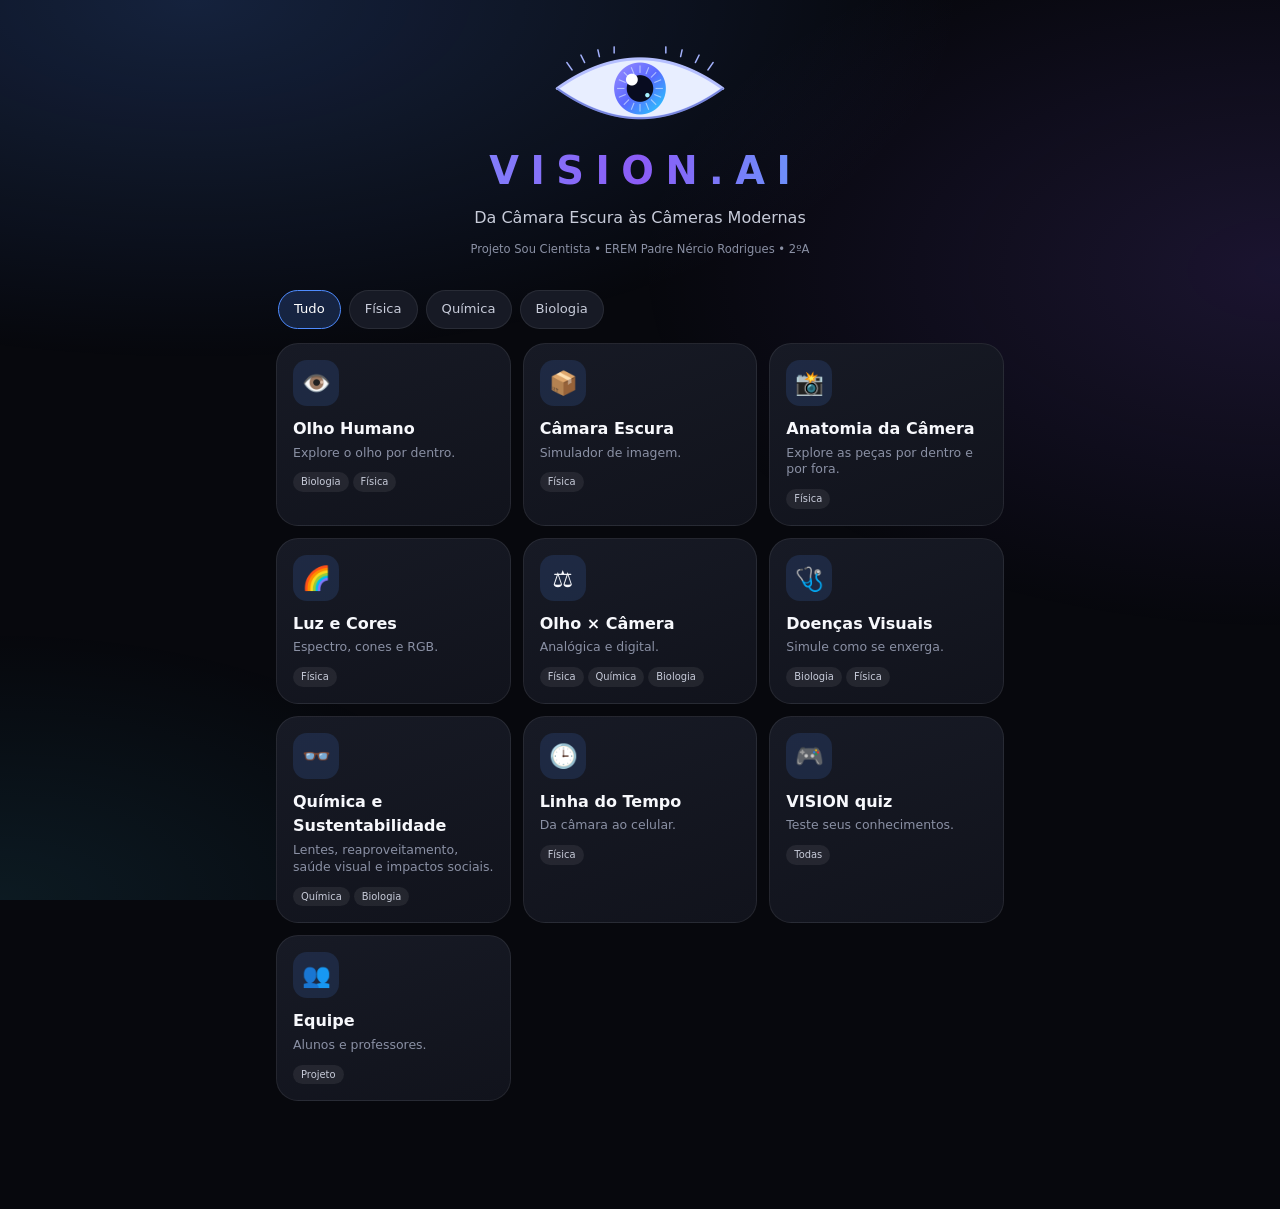
<file: VISION AI 6.0 - Build Release/index.html>
<!DOCTYPE html>
<html lang="pt-BR">
<head>
    <meta charset="UTF-8">
    <meta name="viewport" content="width=device-width, initial-scale=1.0, viewport-fit=cover">
    <meta name="theme-color" content="#07080d">
    <meta name="description" content="VISION — Ciência, Tecnologia e Sustentabilidade">
    <title>VISION.AI</title>
    <link rel="manifest" href="manifest.json">
    <link rel="icon" href="assets/icons/Icon.png">
    <link rel="apple-touch-icon" href="assets/icons/Icon.png">
    <link rel="stylesheet" href="css/style.css">
</head>
<body>

<!-- Filtros SVG usados no simulador de doenças -->
<svg width="0" height="0" style="position:absolute" aria-hidden="true">
    <defs>
        <filter id="astig"><feGaussianBlur id="astigStd" stdDeviation="5 0.3"/></filter>
        <filter id="deutan"><feColorMatrix type="matrix" values="0.625 0.375 0 0 0  0.7 0.3 0 0 0  0 0.3 0.7 0 0  0 0 0 1 0"/></filter>
    </defs>
</svg>



<!-- SPLASH SCREEN -->
<div id="splash">
    <div class="splash-logo">
        <img src="./assets/icons/eye.png" alt=""> 
        <h1>VISION.AI</h1>
        <p>Ciência • Tecnologia • Sustentabilidade</p>
    </div>
</div>


<main class="app">
    <!-- ================= HOME ================= -->
    <section id="home" class="screen active">
        <header class="hero">
            <img src="./assets/icons/eye.png" alt=""> 
            <h1>VISION.AI</h1>
            <p>Da Câmara Escura às Câmeras Modernas</p>
            <small>Projeto Sou Cientista • EREM Padre Nércio Rodrigues • 2ºA</small>
        </header>

        <div class="chips" id="homeFilter">
            <button class="chip active" data-filter="all">Tudo</button>
            <button class="chip" data-filter="fisica">Física</button>
            <button class="chip" data-filter="quimica">Química</button>
            <button class="chip" data-filter="biologia">Biologia</button>
        </div>

        <div class="cards">
            <button class="card" data-go="eye" data-subjects="biologia fisica">
                <span class="card-icon">👁️</span><b>Olho Humano</b><small>Explore o olho por dentro.</small>
                <em class="tags"><i>Biologia</i><i>Física</i></em>
            </button>
            <button class="card" data-go="camera" data-subjects="fisica">
                <span class="card-icon">📦</span><b>Câmara Escura</b><small>Simulador de imagem.</small>
                <em class="tags"><i>Física</i></em>
            </button>
            
            <button class="card" data-go="camera-anatomy" data-subjects="fisica">
                <span class="card-icon">📸</span>
                <b>Anatomia da Câmera</b>
                <small>Explore as peças por dentro e por fora.</small>
                <em class="tags"><i>Física</i></em>
            </button>

            <button class="card" data-go="light" data-subjects="fisica biologia">
                <span class="card-icon">🌈</span><b>Luz e Cores</b><small>Espectro, cones e RGB.</small>
                <em class="tags"><i>Física</i></em>
            </button>
            <button class="card" data-go="compare" data-subjects="fisica biologia quimica">
                <span class="card-icon">⚖️</span><b>Olho × Câmera</b><small>Analógica e digital.</small>
                <em class="tags"><i>Física</i><i>Química</i><i>Biologia</i></em>
            </button>
            <button class="card" data-go="diseases" data-subjects="biologia fisica">
                <span class="card-icon">🩺</span><b>Doenças Visuais</b><small>Simule como se enxerga.</small>
                <em class="tags"><i>Biologia</i><i>Física</i></em>
            </button>
            <button class="card" data-go="chemistry" data-subjects="quimica biologia">
                <span class="card-icon">👓</span>
                <b>Química e Sustentabilidade</b>
                <small>Lentes, reaproveitamento, saúde visual e impactos sociais.</small>
                <em class="tags"><i>Química</i><i>Biologia</i></em>
            </button>

            <button class="card" data-go="timeline" data-subjects="fisica">
                <span class="card-icon">🕒</span><b>Linha do Tempo</b><small>Da câmara ao celular.</small>
                <em class="tags"><i>Física</i></em>
            </button>
            <button class="card" data-go="quiz" data-subjects="fisica quimica biologia">
                <span class="card-icon">🎮</span><b>VISION quiz</b><small>Teste seus conhecimentos.</small>
                <em class="tags"><i>Todas</i></em>
            </button>
            <button class="card" data-go="team" data-subjects="fisica quimica biologia">
                <span class="card-icon">👥</span><b>Equipe</b><small>Alunos e professores.</small>
                <em class="tags"><i>Projeto</i></em>
            </button>
        </div>
    </section>

    <!-- ================= OLHO ================= -->
    <section id="eye" class="screen">
        <button class="back" data-go="home">‹ Início</button>
        <h2>👁️ Olho Humano</h2>
        <p class="lead">Alterne entre o corte de perfil e a vista de frente. Toque nas estruturas e mexa na luz para ver a pupila mudar.</p>


        <div class="tabbed">
            <div class="tabs">
                <button class="active" data-tab="eye-side">Perfil</button>
                <button data-tab="eye-front">Frente</button>
            </div>

            <div class="tab-panel active" id="eye-side">
        <div class="stage">
            <svg id="eyeSvg" viewBox="0 0 520 300" role="img" aria-label="Corte lateral do olho humano com raios de luz">
                <defs>
                    <radialGradient id="gSclera" cx="40%" cy="35%" r="75%">
                        <stop offset="0" stop-color="#ffffff"/><stop offset="1" stop-color="#c9d3ea"/>
                    </radialGradient>
                    <radialGradient id="gVit" cx="35%" cy="40%" r="75%">
                        <stop offset="0" stop-color="#e8f3ff"/><stop offset="1" stop-color="#9cc3ff"/>
                    </radialGradient>
                    <linearGradient id="gIris" x1="0" y1="0" x2="1" y2="1">
                        <stop offset="0" stop-color="#46d7c6"/><stop offset="1" stop-color="#2c6fd6"/>
                    </linearGradient>
                    <radialGradient id="gLens" cx="50%" cy="50%" r="60%">
                        <stop offset="0" stop-color="#fff3c4" stop-opacity=".95"/>
                        <stop offset="1" stop-color="#ffd479" stop-opacity=".7"/>
                    </radialGradient>
                </defs>

                <!-- nervo óptico (atrás da esclera) -->
                <path class="eye-part" data-part="nervo" d="M428 172 L500 198" fill="none" stroke="#f2c46d" stroke-width="18" stroke-linecap="round"/>

                <!-- esclera e humor vítreo -->
                <circle cx="310" cy="150" r="122" fill="url(#gSclera)" stroke="#8fa3cf" stroke-width="2"/>
                <circle class="eye-part" data-part="vitreo" cx="310" cy="150" r="114" fill="url(#gVit)"/>

                <!-- retina e fóvea -->
                <path class="eye-part" data-part="retina" d="M367 51.3 A114 114 0 0 1 367 248.7" fill="none" stroke="#ff6b86" stroke-width="7" stroke-linecap="round"/>
                <circle class="eye-part" data-part="fovea" cx="421" cy="150" r="6" fill="#ffca55" stroke="#ffffff" stroke-width="1.5"/>

                <!-- músculos ciliares -->
                <ellipse cx="250" cy="99" rx="9" ry="12" fill="#e59a6c"/>
                <ellipse cx="250" cy="201" rx="9" ry="12" fill="#e59a6c"/>

                <!-- cristalino -->
                <ellipse class="eye-part" data-part="cristalino" cx="252" cy="150" rx="17" ry="46" fill="url(#gLens)" stroke="#ffbe3d" stroke-width="2"/>

                <!-- íris e pupila -->
                <rect id="irisTop" class="eye-part" data-part="iris" x="215" y="84" width="12" height="58" rx="4" fill="url(#gIris)"/>
                <rect id="irisBot" class="eye-part" data-part="iris" x="215" y="158" width="12" height="58" rx="4" fill="url(#gIris)"/>
                <rect id="pupilHit" class="eye-part" data-part="pupila" x="212" y="142" width="18" height="16" fill="transparent"/>

                <!-- córnea -->
                <path class="eye-part" data-part="cornea" d="M210 88 Q146 150 210 212 Z" fill="rgba(140,200,255,.35)" stroke="#8fd0ff" stroke-width="3" stroke-linejoin="round"/>

                <!-- raios de luz -->
                <g id="rays"></g>

                <!-- rótulos -->
                <g class="lbl">
                    <text x="24" y="98" style="text-anchor:start">Luz ➜</text>
                    <text x="150" y="76">Córnea</text>
                    <text x="222" y="58">Íris</text>
                    <text x="252" y="272">Cristalino</text>
                    <text x="400" y="38">Retina</text>
                    <text x="468" y="238">Nervo óptico</text>
                </g>
            </svg>
        </div>
            </div>

            <div class="tab-panel" id="eye-front">
                <div class="stage">
                    <svg id="eyeFrontSvg" viewBox="0 0 400 360" role="img" aria-label="Olho humano visto de frente">
                        <defs>
                            <radialGradient id="gFrontSkin" cx="50%" cy="40%" r="70%">
                                <stop offset="0" stop-color="#e8c4a8"/><stop offset="1" stop-color="#c99678"/>
                            </radialGradient>
                            <radialGradient id="gFrontSclera" cx="38%" cy="32%" r="70%">
                                <stop offset="0" stop-color="#ffffff"/><stop offset="1" stop-color="#d5deef"/>
                            </radialGradient>
                            <radialGradient id="gFrontIris" cx="42%" cy="38%" r="62%">
                                <stop offset="0" stop-color="#7ee8dc"/>
                                <stop offset=".35" stop-color="#2c6fd6"/>
                                <stop offset=".78" stop-color="#1a3f8a"/>
                                <stop offset="1" stop-color="#0c2248"/>
                            </radialGradient>
                            <radialGradient id="gFrontPupil" cx="42%" cy="38%" r="70%">
                                <stop offset="0" stop-color="#2a3148"/><stop offset="1" stop-color="#05060a"/>
                            </radialGradient>
                            <clipPath id="frontFissure">
                                <path d="M28 180 C 90 108, 310 108, 372 180 C 310 252, 90 252, 28 180 Z"/>
                            </clipPath>
                            <clipPath id="frontIrisClip">
                                <circle cx="200" cy="180" r="78"/>
                            </clipPath>
                        </defs>

                        <!-- pele ao redor -->
                        <rect x="0" y="20" width="400" height="320" rx="28" fill="url(#gFrontSkin)"/>

                        <!-- globo (esclera) -->
                        <g clip-path="url(#frontFissure)">
                            <circle cx="200" cy="180" r="148" fill="url(#gFrontSclera)"/>
                            <ellipse cx="58" cy="180" rx="18" ry="38" fill="#c9b8a4" opacity=".55"/>
                            <ellipse cx="342" cy="180" rx="18" ry="38" fill="#c9b8a4" opacity=".55"/>
                        </g>

                        <!-- íris -->
                        <g class="eye-part" data-part="iris" clip-path="url(#frontFissure)">
                            <circle cx="200" cy="180" r="78" fill="url(#gFrontIris)" stroke="#16356e" stroke-width="3"/>
                            <g clip-path="url(#frontIrisClip)" opacity=".45">
                                <g stroke="#c8f6ff" stroke-width=".7">
                                    <line x1="200" y1="180" x2="200" y2="102"/>
                                    <line x1="200" y1="180" x2="255" y2="114"/>
                                    <line x1="200" y1="180" x2="275" y2="155"/>
                                    <line x1="200" y1="180" x2="275" y2="205"/>
                                    <line x1="200" y1="180" x2="255" y2="246"/>
                                    <line x1="200" y1="180" x2="200" y2="258"/>
                                    <line x1="200" y1="180" x2="145" y2="246"/>
                                    <line x1="200" y1="180" x2="125" y2="205"/>
                                    <line x1="200" y1="180" x2="125" y2="155"/>
                                    <line x1="200" y1="180" x2="145" y2="114"/>
                                    <line x1="200" y1="180" x2="238" y2="108"/>
                                    <line x1="200" y1="180" x2="268" y2="132"/>
                                    <line x1="200" y1="180" x2="278" y2="180"/>
                                    <line x1="200" y1="180" x2="268" y2="228"/>
                                    <line x1="200" y1="180" x2="238" y2="252"/>
                                    <line x1="200" y1="180" x2="162" y2="252"/>
                                    <line x1="200" y1="180" x2="132" y2="228"/>
                                    <line x1="200" y1="180" x2="122" y2="180"/>
                                    <line x1="200" y1="180" x2="132" y2="132"/>
                                    <line x1="200" y1="180" x2="162" y2="108"/>
                                </g>
                            </g>
                            <circle cx="200" cy="180" r="78" fill="none" stroke="#8fd0ff" stroke-width="1.5" opacity=".35"/>
                        </g>

                        <!-- pupila (raio muda com a luz) -->
                        <circle id="frontPupil" class="eye-part" data-part="pupila" cx="200" cy="180" r="32" fill="url(#gFrontPupil)" clip-path="url(#frontFissure)"/>

                        <!-- córnea: brilho + anel clicável por cima da íris -->
                        <g clip-path="url(#frontFissure)">
                            <circle cx="200" cy="180" r="92" fill="rgba(140,200,255,.12)" pointer-events="none"/>
                            <circle class="eye-part" data-part="cornea" cx="200" cy="180" r="92" fill="none" stroke="rgba(143,208,255,.85)" stroke-width="10"/>
                            <ellipse cx="172" cy="154" rx="18" ry="12" fill="rgba(255,255,255,.75)" pointer-events="none"/>
                            <ellipse cx="226" cy="148" rx="7" ry="5" fill="rgba(255,255,255,.45)" pointer-events="none"/>
                        </g>

                        <!-- pálpebras (por cima, sem tapar o centro) -->
                        <path d="M18 180 C 90 96, 310 96, 382 180 C 310 128, 90 128, 18 180 Z" fill="#d4a88c"/>
                        <path d="M18 180 C 90 264, 310 264, 382 180 C 310 232, 90 232, 18 180 Z" fill="#c99274"/>
                        <path d="M40 128 C 120 108, 280 108, 360 128" fill="none" stroke="#6b4638" stroke-width="3" stroke-linecap="round" opacity=".55"/>

                        <g class="lbl">
                            <text x="200" y="48">Córnea (camada transparente)</text>
                            <text x="78" y="178">Íris</text>
                            <text x="322" y="178">Pupila</text>
                        </g>
                    </svg>
                </div>
                <p class="note">De frente você vê a <b>córnea</b>, a <b>íris</b> e a <b>pupila</b>. Cristalino, retina, fóvea e nervo óptico aparecem no corte de perfil.</p>
            </div>
        </div>

        <label class="slider">
            <span>💡 Luz do ambiente <b id="lightVal">50%</b></span>
            <input type="range" id="lightRange" min="0" max="100" value="50">
        </label>
        <p class="readout" id="pupilReadout"></p>

        <div class="chips" id="eyeChips">
            <button class="chip" data-part="cornea">Córnea</button>
            <button class="chip" data-part="iris">Íris</button>
            <button class="chip" data-part="pupila">Pupila</button>
            <button class="chip" data-part="cristalino">Cristalino</button>
            <button class="chip" data-part="vitreo">Humor vítreo</button>
            <button class="chip" data-part="retina">Retina</button>
            <button class="chip" data-part="fovea">Fóvea</button>
            <button class="chip" data-part="nervo">Nervo óptico</button>
        </div>

       <div class="vision-3d">
            <button class="button-3d fusion-button" data-go="eye3d">
                <span class="v3d-icon fusion-icon">🧩</span>
                <span class="v3d-button-text fusion-button-text">
                    <strong>Modelo 3D</strong>
                    <small>Veja como o olho funciona em uma visualização 3D</small>
                </span>
                <span class="v3d-arrow fusion-arrow">›</span>
            </button>
        </div>
    </section> 

    <section id="eye3d" class="screen">
        <button class="back" data-go="eye">‹ Olho Humano</button>
        <div class="fusion-header">
            <span class="section-tag">BIOLOGIA</span>
            <h2>🧩 Modelo 3D</h2>
            <p class="lead">Uma visualização 3D educativa de como o olho funciona.</p>
        </div>
        <div class="sketchfab-embed-wrapper"> 
            <iframe title="Human eye anatomy" 
                frameborder="0" 
                allowfullscreen 
                mozallowfullscreen="true" 
                webkitallowfullscreen="true" a
                llow="autoplay; fullscreen; xr-spatial-tracking" 
                xr-spatial-tracking
                execution-while-out-of-viewport 
                execution-while-not-rendered 
                web-share 
                src="https://sketchfab.com/models/1a23ab8f624e40a9a461d984f312b609/embed?autostart=1"> 
            </iframe> 
        </div>


    </section>

    
<!-- =============== CÂMARA ESCURA =============== -->
<section id="camera" class="screen">
    <button class="back" data-go="home">‹ Início</button>
    <h2>📦 Câmara Escura</h2>
    <p class="lead">Observe como a luz forma uma imagem invertida ao atravessar um pequeno furo.</p>

    <div class="tabbed">
        <div class="tabs">
            <button class="active" data-tab="cam-sim">Simulador</button>
            <button data-tab="cam-teoria">Teoria</button>
        </div>

        <div class="tab-panel active" id="cam-sim">
            <div class="camera-view-switch">
                <button type="button" class="active" data-cam-view="side">Vista lateral</button>
                <button type="button" data-cam-view="front">Vista frontal</button>
            </div>

            <!-- VISTA LATERAL -->
            <div class="obscura-view active" id="obscura-side">
                <div class="diagram-heading">
                    <h3>O caminho da luz</h3>
                    <p>A luz refletida pela casa passa pelo furo e chega invertida ao anteparo.</p>
                </div>

                <div class="stage obscura-stage">
                    <svg id="obscuraSideSvg" viewBox="0 0 520 300" role="img"
                         aria-label="Vista lateral de uma casa iluminada e uma câmara escura com imagem invertida">

                        <defs>
                            <linearGradient id="obscuraBox" x1="0" y1="0" x2="1" y2="1">
                                <stop offset="0" stop-color="#182344"/>
                                <stop offset="1" stop-color="#090d1b"/>
                            </linearGradient>
                            <clipPath id="obscuraInside">
                                <rect x="220" y="48" width="245" height="210"/>
                            </clipPath>
                        </defs>

                        <!-- Casa do lado de fora -->
                        <g id="obscuraHouse">
                            <rect x="28" y="139" width="105" height="91" rx="2"
                                  fill="#273e68" stroke="#8eb8ff" stroke-width="2"/>
                            <path d="M15 142 L80 91 L146 142 Z"
                                  fill="#a65dff" stroke="#d7b7ff" stroke-width="2"/>
                            <rect x="70" y="177" width="24" height="53"
                                  fill="#0c1326" stroke="#8eb8ff" stroke-width="2"/>
                            <rect x="40" y="157" width="19" height="19"
                                  fill="#ffe29a" stroke="#fff1c7"/>
                            <rect x="104" y="157" width="18" height="19"
                                  fill="#ffe29a" stroke="#fff1c7"/>
                            <path d="M80 91 V67" stroke="#8eb8ff" stroke-width="3"/>
                            <path d="M80 67 h24 v17" fill="none" stroke="#8eb8ff" stroke-width="3"/>
                            <text x="80" y="250" text-anchor="middle" class="diagram-label">Casa iluminada</text>
                        </g>

                        <!-- Caixa escura -->
                        <rect x="220" y="48" width="245" height="210" rx="3"
                              fill="url(#obscuraBox)" stroke="#8197dc" stroke-width="2.5"/>
                        <rect x="228" y="56" width="229" height="194"
                              fill="#050812" stroke="#2b3a66" stroke-dasharray="4 5"/>

                        <!-- Parede com furo -->
                        <rect x="211" y="48" width="12" height="210" fill="#6574ad"/>
                        <circle cx="217" cy="153" r="5" fill="#ffe5a6"/>
                        <circle cx="217" cy="153" r="11" fill="#ffe5a6" opacity=".12"/>

                        <!-- Raios: topo da casa chega embaixo e base chega em cima -->
                        <g id="obscuraRays" fill="none" stroke-width="2.2" stroke-linecap="round">
                            <path d="M80 91 L217 153 L449 222" stroke="#ffca72"/>
                            <path d="M80 230 L217 153 L449 86" stroke="#71c8ff"/>
                            <path d="M80 160 L217 153 L449 153" stroke="#b69bff" stroke-dasharray="5 5"/>
                        </g>

                        <!-- Imagem invertida no anteparo -->
                        <g id="obscuraSideImage" clip-path="url(#obscuraInside)">
                            <path d="M390 177 L423 207 L456 177 Z"
                                  fill="#a65dff" stroke="#d7b7ff" stroke-width="2"/>
                            <rect x="397" y="177" width="52" height="45"
                                  fill="#273e68" stroke="#8eb8ff" stroke-width="2"/>
                            <rect x="415" y="196" width="12" height="26"
                                  fill="#0c1326"/>
                            <rect x="402" y="184" width="9" height="8" fill="#ffe29a"/>
                            <rect x="435" y="184" width="8" height="8" fill="#ffe29a"/>
                        </g>

                        <text x="217" y="35" text-anchor="middle" class="diagram-label">Furo</text>
                        <text x="340" y="35" text-anchor="middle" class="diagram-label">Interior escuro</text>
                        <text x="398" y="280" text-anchor="middle" class="diagram-label">Imagem invertida</text>
                    </svg>
                </div>
            </div>

            <!-- VISTA FRONTAL -->
            <div class="obscura-view" id="obscura-front">
                <div class="diagram-heading">
                    <h3>O que aparece dentro da caixa?</h3>
                    <p>Vendo o anteparo de frente, a imagem da casa aparece de cabeça para baixo.</p>
                </div>

                <div class="stage obscura-front-stage">
                    <svg id="obscuraFrontSvg" viewBox="0 0 360 350" role="img"
                         aria-label="Vista frontal do interior da câmara escura mostrando a casa invertida">

                        <defs>
                            <linearGradient id="frontBoxGradient" x1="0" y1="0" x2="1" y2="1">
                                <stop offset="0" stop-color="#17213e"/>
                                <stop offset="1" stop-color="#050812"/>
                            </linearGradient>
                            <radialGradient id="frontGlow">
                                <stop offset="0" stop-color="#ffca72" stop-opacity=".20"/>
                                <stop offset="1" stop-color="#ffca72" stop-opacity="0"/>
                            </radialGradient>
                        </defs>

                        <!-- Moldura externa da caixa -->
                        <rect x="22" y="18" width="316" height="310" rx="15"
                              fill="url(#frontBoxGradient)" stroke="#8197dc" stroke-width="3"/>
                        <rect x="38" y="34" width="284" height="278" rx="8"
                              fill="#050812" stroke="#34436e" stroke-width="2"/>

                        <!-- Brilho da imagem -->
                        <ellipse cx="180" cy="173" rx="112" ry="100" fill="url(#frontGlow)"/>

                        <!-- Casa desenhada de cabeça para baixo -->
                        <g id="obscuraFrontImage" transform="translate(180 173) rotate(180)">
                            <rect x="-55" y="-4" width="110" height="76"
                                  fill="#273e68" stroke="#8eb8ff" stroke-width="2.5"/>
                            <path d="M-68 -2 L0 -57 L68 -2 Z"
                                  fill="#a65dff" stroke="#d7b7ff" stroke-width="2.5"/>
                            <rect x="-12" y="26" width="24" height="46"
                                  fill="#0c1326" stroke="#8eb8ff" stroke-width="2"/>
                            <rect x="-43" y="11" width="18" height="17" fill="#ffe29a"/>
                            <rect x="25" y="11" width="18" height="17" fill="#ffe29a"/>
                            <path d="M0 -57 V-80 H24 V-64"
                                  fill="none" stroke="#8eb8ff" stroke-width="3"/>
                        </g>

                        <circle cx="180" cy="173" r="3" fill="#ffe5a6"/>
                        <text x="180" y="302" text-anchor="middle" class="diagram-label">
                            Imagem formada no anteparo
                        </text>
                    </svg>
                </div>

                <p class="obscura-note">A imagem é invertida porque os raios de luz se cruzam ao passar pelo furo.</p>
            </div>

            <label class="slider">
                <span>Tamanho do furo <b id="holeVal"></b></span>
                <input type="range" id="holeRange" min="2" max="24" value="6">
            </label>

            <label class="slider">
                <span>Distância do objeto <b id="distVal"></b></span>
                <input type="range" id="distRange" min="110" max="210" value="150">
            </label>

            <p class="readout" id="pinReadout"></p>
        </div>

        <div class="tab-panel" id="cam-teoria">
            <div class="info-card">
                <h3>O princípio</h3>
                <p>A luz se propaga em linha reta. A luz refletida pela casa atravessa o pequeno furo e forma uma imagem no anteparo dentro da caixa.</p>
                <h3>Por que a imagem é invertida?</h3>
                <p>Os raios que vêm do alto da casa chegam à parte inferior do anteparo, enquanto os raios da parte inferior chegam à parte superior.</p>
                <h3>Furo pequeno e furo grande</h3>
                <p>Um furo pequeno tende a produzir uma imagem mais nítida, mas menos luminosa. Um furo grande deixa entrar mais luz, porém pode deixar a imagem borrada.</p>
                <h3>O que isso tem a ver com o olho?</h3>
                <p>Nos dois casos, a luz entra por uma abertura e forma uma imagem invertida. No olho, a retina recebe a imagem; na câmara escura, ela aparece no anteparo.</p>
            </div>
        </div>
    </div>
</section>


<!-- =============== ANATOMIA DA CÂMERA =============== -->
<section id="camera-anatomy" class="screen">
    <button class="back" data-go="home">‹ Início</button>
    <h2>📸 Anatomia da Câmera</h2>
    <p class="lead">Explore os componentes de uma câmera fotográfica e descubra como ela registra a luz.</p>

    <div class="camera-view-switch">
        <button type="button" class="active" data-anatomy-view="front">Vista frontal</button>
        <button type="button" data-anatomy-view="side">Vista lateral em corte</button>
    </div>

    <!-- FRENTE DA CÂMERA -->
    <div class="anatomy-view active" id="anatomy-front">
        <div class="stage anatomy-stage">
            <svg viewBox="0 0 420 300" role="img" aria-label="Câmera fotográfica vista de frente">
                <defs>
                    <linearGradient id="cameraBodyFront" x1="0" y1="0" x2="1" y2="1">
                        <stop offset="0" stop-color="#34456d"/>
                        <stop offset="1" stop-color="#101629"/>
                    </linearGradient>
                    <radialGradient id="cameraLensFront">
                        <stop offset="0" stop-color="#8bd7ff"/>
                        <stop offset=".35" stop-color="#263f73"/>
                        <stop offset=".72" stop-color="#101629"/>
                        <stop offset="1" stop-color="#6477a9"/>
                    </radialGradient>
                </defs>

                <path d="M65 92 L108 54 H173 L194 76 H330 Q346 76 346 92 V233 Q346 247 331 247 H65 Q50 247 50 232 V108 Q50 92 65 92Z"
                      fill="url(#cameraBodyFront)" stroke="#8197dc" stroke-width="3"/>

                <!-- Flash -->
                <rect x="118" y="65" width="58" height="18" rx="5"
                      fill="#d5e4ff" stroke="#8eb8ff" stroke-width="2"
                      class="camera-part" data-camera-part="flash"/>
                <circle cx="305" cy="103" r="7" fill="#ffca72"
                        class="camera-part" data-camera-part="lamp"/>

                <!-- Objetiva -->
                <circle cx="202" cy="163" r="76" fill="#11182a"
                        stroke="#8197dc" stroke-width="5"
                        class="camera-part" data-camera-part="objective"/>
                <circle cx="202" cy="163" r="62" fill="#293c68"
                        stroke="#8eb8ff" stroke-width="3"
                        class="camera-part" data-camera-part="objective"/>
                <circle cx="202" cy="163" r="49" fill="url(#cameraLensFront)"
                        stroke="#c2d7ff" stroke-width="2"
                        class="camera-part" data-camera-part="objective"/>
                <circle cx="188" cy="146" r="13" fill="#c6f0ff" opacity=".25"/>
                <circle cx="202" cy="163" r="21" fill="#080d1c"
                        stroke="#91baff" stroke-width="2"
                        class="camera-part" data-camera-part="objective"/>

                <!-- Botão do obturador -->
                <circle cx="280" cy="91" r="12" fill="#8eb8ff"
                        stroke="#d9e6ff" stroke-width="2"
                        class="camera-part" data-camera-part="shutter"/>

                <!-- Visor -->
                <rect x="76" y="103" width="36" height="20" rx="4"
                      fill="#070b15" stroke="#8eb8ff" stroke-width="2"
                      class="camera-part" data-camera-part="viewfinder"/>

                <!-- Pegada -->
                <path d="M65 137 Q82 128 91 142 V222 Q80 235 65 220Z"
                      fill="#080d19" stroke="#50638f" stroke-width="2"/>

                <text x="202" y="275" text-anchor="middle" class="diagram-label">
                    Selecione uma parte da câmera
                </text>

                <g class="camera-hotspots">
                    <circle cx="202" cy="163" r="84" data-camera-part="objective" class="camera-hotspot"/>
                    <circle cx="147" cy="73" r="15" data-camera-part="flash" class="camera-hotspot"/>
                    <circle cx="280" cy="91" r="15" data-camera-part="shutter" class="camera-hotspot"/>
                    <circle cx="94" cy="113" r="15" data-camera-part="viewfinder" class="camera-hotspot"/>
                </g>
            </svg>
        </div>
    </div>

    <!-- LATERAL EM CORTE -->
    <div class="anatomy-view" id="anatomy-side">
        <div class="stage anatomy-stage">
            <svg viewBox="0 0 440 300" role="img" aria-label="Corte lateral interno de uma câmera reflex">
                <defs>
                    <linearGradient id="cameraBodySide" x1="0" y1="0" x2="1" y2="1">
                        <stop offset="0" stop-color="#28395f"/>
                        <stop offset="1" stop-color="#101629"/>
                    </linearGradient>
                </defs>

                <!-- Corpo e interior -->
                <path d="M92 78 H338 L365 105 V235 H92Z"
                      fill="url(#cameraBodySide)" stroke="#8197dc" stroke-width="3"/>
                <path d="M108 96 H327 V216 H108Z"
                      fill="#080d19" stroke="#455a8f" stroke-width="2"/>

                <!-- Objetiva e elementos de lente -->
                <rect x="24" y="127" width="88" height="62" rx="8"
                      fill="#34456d" stroke="#8eb8ff" stroke-width="3"
                      class="camera-part" data-camera-part="objective"/>
                <ellipse cx="30" cy="158" rx="8" ry="35"
                         fill="#8bd7ff" fill-opacity=".7" stroke="#d5eaff" stroke-width="2"
                         class="camera-part" data-camera-part="objective"/>
                <ellipse cx="57" cy="158" rx="6" ry="27"
                         fill="#9acbff" fill-opacity=".4" stroke="#8eb8ff" stroke-width="2"
                         class="camera-part" data-camera-part="objective"/>

                <!-- Diafragma -->
                <path d="M119 128 L132 145 L132 171 L119 188"
                      fill="none" stroke="#c6a7ff" stroke-width="5"
                      class="camera-part" data-camera-part="aperture"/>

                <!-- Espelho reflex -->
                <path d="M154 137 L193 177" stroke="#8bd7ff" stroke-width="10"
                      stroke-linecap="round"
                      class="camera-part" data-camera-part="mirror"/>
                <path d="M154 137 L193 177" stroke="#e4f5ff" stroke-width="2"
                      stroke-linecap="round"/>

                <!-- Caminho de luz -->
                <path d="M40 158 L127 158 L174 158 L217 107 L272 107"
                      fill="none" stroke="#ffca72" stroke-width="2.5"
                      stroke-dasharray="6 5"/>
                <path d="M267 101 L277 107 L267 113" fill="none"
                      stroke="#ffca72" stroke-width="2.5"/>

                <!-- Obturador -->
                <rect x="224" y="91" width="8" height="33" rx="2"
                      fill="#a65dff" stroke="#d7b7ff" stroke-width="2"
                      class="camera-part" data-camera-part="shutter-curtain"/>

                <!-- Sensor -->
                <rect x="298" y="111" width="12" height="91" rx="2"
                      fill="#71c8ff" stroke="#d5f2ff" stroke-width="2"
                      class="camera-part" data-camera-part="sensor"/>

                <!-- Caminho para o visor e pentaprisma -->
                <path d="M200 96 L222 61 H278 L298 96"
                      fill="#5d4c88" stroke="#c6a7ff" stroke-width="2"
                      class="camera-part" data-camera-part="prism"/>
                <rect x="221" y="50" width="59" height="12" rx="3"
                      fill="#11182a" stroke="#8eb8ff" stroke-width="2"
                      class="camera-part" data-camera-part="viewfinder"/>

                <!-- Rótulos clicáveis -->
                <g class="camera-labels">
                    <text x="67" y="116" text-anchor="middle" data-camera-part="objective">Objetiva</text>
                    <text x="132" y="211" text-anchor="middle" data-camera-part="aperture">Diafragma</text>
                    <text x="175" y="196" text-anchor="middle" data-camera-part="mirror">Espelho</text>
                    <text x="229" y="145" text-anchor="middle" data-camera-part="shutter-curtain">Obturador</text>
                    <text x="306" y="228" text-anchor="middle" data-camera-part="sensor">Sensor</text>
                    <text x="250" y="40" text-anchor="middle" data-camera-part="prism">Pentaprisma</text>
                    <text x="250" y="17" text-anchor="middle" data-camera-part="viewfinder">Visor</text>
                </g>
            </svg>
        </div>
    </div>

    <div class="info-card camera-part-info" id="cameraPartInfo" aria-live="polite">
        <span class="info-label">ANATOMIA DA CÂMERA</span>
        <h3 id="cameraPartTitle">Escolha uma peça</h3>
        <p id="cameraPartText">Toque em uma parte do desenho para conhecer sua função.</p>
        <p id="cameraEyeRelation" class="cam-note"></p>
    </div>

    <p class="camera-disclaimer">
        Este esquema representa uma câmera reflex (DSLR). Câmeras digitais sem espelho possuem uma construção interna diferente.
    </p>
</section>



    <!-- ================= LUZ E CORES ================= -->
    <section id="light" class="screen">
        <button class="back" data-go="home">‹ Início</button>
        <h2>🌈 Luz e Cores</h2>

        <div class="tabbed">
            <div class="tabs">
                <button class="active" data-tab="light-spec">Espectro</button>
                <button data-tab="light-rgb">Mistura RGB</button>
                <button data-tab="light-obj">Luz × objeto</button>
            </div>

            <div class="tab-panel active" id="light-spec">
                <div class="info-card">
                    <div class="swatch" id="waveSwatch"></div>
                    <p class="readout" id="waveText"></p>
                    <label class="slider">
                        <span>Comprimento de onda <b id="waveVal"></b></span>
                        <input type="range" id="waveRange" min="380" max="750" value="550">
                    </label>
                    <h3>Resposta dos cones da retina</h3>
                    <div class="bars">
                        <div class="bar"><span>Cone S (azul)</span><div><i class="s" id="coneS"></i></div></div>
                        <div class="bar"><span>Cone M (verde)</span><div><i class="m" id="coneM"></i></div></div>
                        <div class="bar"><span>Cone L (vermelho)</span><div><i class="l" id="coneL"></i></div></div>
                    </div>
                    <p class="note">Curvas simplificadas, só para fins didáticos. O cérebro compara os três sinais para formar a cor percebida.</p>
                </div>
            </div>

            <div class="tab-panel" id="light-rgb">
                <div class="info-card">
                    <div class="swatch" id="mixSwatch"></div>
                    <p class="readout" id="mixText"></p>
                    <label class="slider"><span>Vermelho <b id="rRv"></b></span><input type="range" id="rR" min="0" max="255" value="255"></label>
                    <label class="slider"><span>Verde <b id="rGv"></b></span><input type="range" id="rG" min="0" max="255" value="140"></label>
                    <label class="slider"><span>Azul <b id="rBv"></b></span><input type="range" id="rB" min="0" max="255" value="0"></label>
                    <p class="note">Telas e sensores usam síntese aditiva: vermelho + verde + azul no máximo formam o branco. Impressoras usam a subtrativa (ciano, magenta e amarelo).</p>
                </div>
            </div>

            <div class="tab-panel" id="light-obj">
                <div class="info-card">
                    <h3>Cor da luz</h3>
                    <div class="chips" id="lightPick">
                        <button class="chip active" data-light="branca">Branca</button>
                        <button class="chip" data-light="vermelha">Vermelha</button>
                        <button class="chip" data-light="verde">Verde</button>
                        <button class="chip" data-light="azul">Azul</button>
                    </div>
                    <h3>Cor do objeto</h3>
                    <div class="chips" id="objPick">
                        <button class="chip active" data-obj="vermelho">Vermelho</button>
                        <button class="chip" data-obj="verde">Verde</button>
                        <button class="chip" data-obj="azul">Azul</button>
                        <button class="chip" data-obj="branco">Branco</button>
                    </div>
                    <div class="swatch" id="objSwatch"></div>
                    <p class="readout" id="objText"></p>
                </div>
            </div>
        </div>
    </section>

    <!-- ================= OLHO × CÂMERA ================= -->
    <section id="compare" class="screen">
        <button class="back" data-go="home">‹ Início</button>
        <h2>⚖️ Olho × Câmera</h2>

        <div class="tabbed">
            <div class="tabs">
                <button class="active" data-tab="cmp-eye">Olho</button>
                <button data-tab="cmp-analog">Analógica</button>
                <button data-tab="cmp-digital">Digital</button>
                <button data-tab="cmp-table">Lado a lado</button>
            </div>

            <div class="tab-panel active" id="cmp-eye">
                <div class="info-card">
                    <h3>O caminho da luz no olho</h3>
                    <ol class="flow">
                        <li>A luz atravessa a <b>córnea</b>, que faz a maior parte da refração.</li>
                        <li>A <b>pupila</b> regula quanta luz entra (controlada pela íris).</li>
                        <li>O <b>cristalino</b> ajusta o foco.</li>
                        <li>A imagem se forma <b>invertida</b> na <b>retina</b>.</li>
                        <li>Cones e bastonetes transformam luz em impulsos nervosos.</li>
                        <li>O <b>nervo óptico</b> leva os sinais ao cérebro, que interpreta a imagem.</li>
                    </ol>
                </div>
            </div>

            <div class="tab-panel" id="cmp-analog">
                <div class="info-card">
                    <h3>O caminho da luz na câmera analógica</h3>
                    <ol class="flow">
                        <li>A luz passa pela <b>lente</b> (objetiva).</li>
                        <li>O <b>diafragma</b> controla a abertura e o <b>obturador</b>, o tempo de exposição.</li>
                        <li>Os cristais de <b>haletos de prata</b> do filme são sensibilizados (imagem latente).</li>
                        <li>A <b>revelação</b> química reduz Ag⁺ a prata metálica nos pontos expostos.</li>
                        <li>O <b>fixador</b> remove o haleto não exposto e o negativo fica estável.</li>
                    </ol>
                </div>
            </div>

            <div class="tab-panel" id="cmp-digital">
                <div class="info-card">
                    <h3>O caminho da luz na câmera digital</h3>
                    <ol class="flow">
                        <li>A luz passa pela <b>lente</b> e pelo <b>diafragma</b>.</li>
                        <li>Um <b>filtro de cores</b> separa vermelho, verde e azul sobre os pixels.</li>
                        <li>O <b>sensor</b> de silício (CMOS/CCD) converte fótons em carga elétrica.</li>
                        <li>O conversor transforma a carga em números (dados digitais).</li>
                        <li>O <b>processador</b> monta a imagem e grava no cartão de memória.</li>
                    </ol>
                </div>
            </div>

            <div class="tab-panel" id="cmp-table">
                <div class="info-card">
                    <table class="compare-table">
                        <tr><th>Olho</th><th>Analógica</th><th>Digital</th></tr>
                        <tr><td>Pupila / íris</td><td>Diafragma</td><td>Diafragma</td></tr>
                        <tr><td>Córnea e cristalino</td><td>Objetiva</td><td>Objetiva</td></tr>
                        <tr><td>Retina</td><td>Filme</td><td>Sensor</td></tr>
                        <tr><td>Reações bioquímicas</td><td>Reações químicas (prata)</td><td>Efeito fotoelétrico (silício)</td></tr>
                        <tr><td>Cérebro</td><td>Laboratório</td><td>Processador</td></tr>
                    </table>
                </div>
            </div>
        </div>
    </section>

    <!-- ================= DOENÇAS VISUAIS ================= -->
    <section id="diseases" class="screen">
        <button class="back" data-go="home">‹ Início</button>
        <h2>🩺 Doenças Visuais</h2>
        <p class="lead">Configure cada olho separadamente e veja como as diferenças podem alterar a percepção visual.</p>

        <div class="vision-eyes-grid">
            <article class="vision-eye-card" data-eye="left">
                <div class="vision-eye-head">
                    <div>
                        <span class="eye-kicker">ENTRADA VISUAL</span>
                        <h3>👁️ Olho esquerdo</h3>
                    </div>
                    <span class="eye-status-badge" id="leftStatus">Normal</span>
                </div>

                <label class="vision-field">
                    <span>Condição</span>
                    <select id="leftDisease">
                        <option value="normal">Visão normal</option>
                        <option value="miopia">Miopia</option>
                        <option value="hipermetropia">Hipermetropia</option>
                        <option value="astigmatismo">Astigmatismo</option>
                        <option value="catarata">Catarata</option>
                        <option value="glaucoma">Glaucoma</option>
                        <option value="daltonismo">Daltonismo</option>
                    </select>
                </label>

                <div class="vision-prescription-grid">
                    <label class="vision-field refractive-field">
                        <span>Grau / esférico <b id="leftDegreeVal">0,00 D</b></span>
                        <input id="leftDegree" type="range" min="-12" max="6" step="0.25" value="0">
                    </label>
                    <label class="vision-field cylinder-field">
                        <span>Cilindro <b id="leftCylinderVal">0,00 D</b></span>
                        <input id="leftCylinder" type="range" min="-6" max="0" step="0.25" value="0">
                    </label>
                </div>

                <label class="vision-field axis-field">
                    <span>Eixo <b id="leftAxisVal">0°</b></span>
                    <input id="leftAxis" type="range" min="0" max="180" step="1" value="0">
                </label>

                <div class="vision-mini-scene" id="leftVisionScene">
                    <div class="vision-scene-content">
                        <div class="mini-sky"></div>
                        <div class="mini-mountain"></div>
                        <div class="mini-ground"></div>
                        <div class="mini-house"><i></i><i></i><i></i></div>
                        <div class="mini-tree"><i></i><b></b></div>
                    </div>
                </div>

                <p class="vision-reading" id="leftReading">Visão nítida e cores preservadas.</p>
            </article>

            <article class="vision-eye-card" data-eye="right">
                <div class="vision-eye-head">
                    <div>
                        <span class="eye-kicker">ENTRADA VISUAL</span>
                        <h3>👁️ Olho direito</h3>
                    </div>
                    <span class="eye-status-badge" id="rightStatus">Normal</span>
                </div>

                <label class="vision-field">
                    <span>Condição</span>
                    <select id="rightDisease">
                        <option value="normal">Visão normal</option>
                        <option value="miopia">Miopia</option>
                        <option value="hipermetropia">Hipermetropia</option>
                        <option value="astigmatismo">Astigmatismo</option>
                        <option value="catarata">Catarata</option>
                        <option value="glaucoma">Glaucoma</option>
                        <option value="daltonismo">Daltonismo</option>
                    </select>
                </label>

                <div class="vision-prescription-grid">
                    <label class="vision-field refractive-field">
                        <span>Grau / esférico <b id="rightDegreeVal">0,00 D</b></span>
                        <input id="rightDegree" type="range" min="-12" max="6" step="0.25" value="0">
                    </label>
                    <label class="vision-field cylinder-field">
                        <span>Cilindro <b id="rightCylinderVal">0,00 D</b></span>
                        <input id="rightCylinder" type="range" min="-6" max="0" step="0.25" value="0">
                    </label>
                </div>

                <label class="vision-field axis-field">
                    <span>Eixo <b id="rightAxisVal">0°</b></span>
                    <input id="rightAxis" type="range" min="0" max="180" step="1" value="0">
                </label>

                <div class="vision-mini-scene" id="rightVisionScene">
                    <div class="vision-scene-content">
                        <div class="mini-sky"></div>
                        <div class="mini-mountain"></div>
                        <div class="mini-ground"></div>
                        <div class="mini-house"><i></i><i></i><i></i></div>
                        <div class="mini-tree"><i></i><b></b></div>
                    </div>
                </div>

                <p class="vision-reading" id="rightReading">Visão nítida e cores preservadas.</p>
            </article>
        </div>

        <div class="vision-comparison-card">
            <span class="info-label">COMPARAÇÃO BINOCULAR</span>
            <h3 id="visionComparisonTitle">Os dois olhos estão em condições semelhantes</h3>
            <p id="visionComparisonText">As duas entradas visuais apresentam pouca diferença nesta simulação.</p>
        </div>

        <div class="fusion-entry">
            <button class="fusion-button" data-go="binocular">
                <span class="fusion-icon">🧠</span>
                <span class="fusion-button-text">
                    <strong>Visão Fundida</strong>
                    <small>Veja como os dois olhos trabalham juntos em uma visualização 3D</small>
                </span>
                <span class="fusion-arrow">›</span>
            </button>
        </div>

        <div class="info-card vision-note-card">
            <span class="info-label">NOTA EDUCATIVA</span>
            <p>Os valores em dioptrias representam uma simulação didática. Catarata, glaucoma e daltonismo não são definidos por “grau” da mesma forma que miopia, hipermetropia e astigmatismo.</p>
        </div>
    </section>

    <!-- ================= VISÃO FUNDIDA ================= -->
    <section id="binocular" class="screen">
        <button class="back" data-go="diseases">‹ Doenças Visuais</button>
        <div class="fusion-header">
            <span class="section-tag">BIOLOGIA • FÍSICA</span>
            <h2>🧠 Visão Fundida</h2>
            <p class="lead">Uma visualização 3D/2,5D educativa de como duas entradas visuais podem ser combinadas em uma única percepção.</p>
        </div>

        <div class="fusion-eyes-status">
            <div class="fusion-eye-status"><span class="eye-dot left-dot"></span><div><small>OLHO ESQUERDO</small><strong id="binocularLeftStatus">Visão normal</strong></div></div>
            <div class="fusion-eye-status"><span class="eye-dot right-dot"></span><div><small>OLHO DIREITO</small><strong id="binocularRightStatus">Visão normal</strong></div></div>
        </div>

        <div class="binocular-view">
            <div class="depth-label depth-back">IMAGEM DISTANTE</div>
            <div class="depth-label depth-front">PROFUNDIDADE</div>
            <div class="binocular-stage">
                <div class="binocular-layer binocular-left" id="binocularLeft">
                    <div class="binocular-scene">
                        <div class="sky"></div><div class="mountain mountain-back"></div><div class="mountain mountain-front"></div><div class="ground"></div>
                        <div class="tree tree-one"><div class="tree-top"></div><div class="tree-trunk"></div></div>
                        <div class="tree tree-two"><div class="tree-top"></div><div class="tree-trunk"></div></div>
                        <div class="building"><div class="building-window"></div><div class="building-window"></div><div class="building-window"></div></div>
                    </div>
                </div>
                <div class="binocular-layer binocular-right" id="binocularRight">
                    <div class="binocular-scene">
                        <div class="sky"></div><div class="mountain mountain-back"></div><div class="mountain mountain-front"></div><div class="ground"></div>
                        <div class="tree tree-one"><div class="tree-top"></div><div class="tree-trunk"></div></div>
                        <div class="tree tree-two"><div class="tree-top"></div><div class="tree-trunk"></div></div>
                        <div class="building"><div class="building-window"></div><div class="building-window"></div><div class="building-window"></div></div>
                    </div>
                </div>
                <div class="binocular-fused" id="binocularFused">
                    <div class="fused-scene">
                        <div class="fused-sky"></div><div class="fused-mountain"></div><div class="fused-ground"></div>
                        <div class="fused-building"><span></span><span></span><span></span></div>
                        <div class="fused-tree"><div></div><span></span></div>
                    </div>
                </div>
                <div class="fixation-point"><span></span></div>
            </div>
            <div class="fusion-axis"><span>← OLHO ESQUERDO</span><div class="fusion-axis-line"><i></i></div><span>OLHO DIREITO →</span></div>
        </div>

        <div class="fusion-info-card">
            <span class="info-label">COMO O CÉREBRO COMBINA AS IMAGENS</span>
            <h3>Uma única percepção visual</h3>
            <p id="binocularDepthText">Os dois olhos estão recebendo imagens semelhantes. O cérebro pode comparar pequenas diferenças entre elas para contribuir para a percepção de profundidade.</p>
        </div>

        <div class="fusion-legend">
            <div><span class="legend-dot left"></span><small>Entrada esquerda</small></div>
            <div><span class="legend-dot right"></span><small>Entrada direita</small></div>
            <div><span class="legend-dot fused"></span><small>Imagem fundida</small></div>
        </div>
    </section>

    
<!-- =============== QUÍMICA, VISÃO E SUSTENTABILIDADE =============== -->
<section id="chemistry" class="screen">
    <button class="back" data-go="home">‹ Início</button>

    <header class="sustain-hero">
        <span class="sustain-symbol">⚗️</span>
        <h2>Visão, Química e Sustentabilidade</h2>
        <p class="lead">
            A ciência por trás das lentes, o reaproveitamento de materiais
            e a importância da saúde visual para a sociedade.
        </p>
    </header>

    <div class="tabbed sustain-tabs">
        <div class="tabs">
            <button class="active" data-tab="chem-materials">Química</button>
            <button data-tab="chem-glasses">Óculos e lentes</button>
            <button data-tab="chem-social">Impactos sociais</button>
            <button data-tab="chem-sustain">Sustentabilidade</button>
        </div>

        <!-- ============ ABA 1: QUÍMICA ============ -->
        <div class="tab-panel active" id="chem-materials">
            <div class="info-card">
                <span class="info-label">CIÊNCIA DOS MATERIAIS</span>
                <h3>O que existe em uma lente?</h3>
                <p>
                    As lentes dos óculos e das câmeras são feitas de materiais
                    selecionados por suas propriedades ópticas, químicas e
                    mecânicas. A composição influencia o peso, a transparência,
                    a resistência e a forma como a luz atravessa a lente.
                </p>
            </div>

            <div class="science-grid">
                <article class="science-card">
                    <span class="science-icon">🔬</span>
                    <h3>Polímeros</h3>
                    <p>
                        Muitas lentes oftálmicas são produzidas com polímeros,
                        materiais formados por longas cadeias de moléculas.
                        Eles podem ser leves e oferecer boa resistência a
                        impactos, dependendo do tipo e da fabricação.
                    </p>
                    <small>Exemplo: policarbonato e materiais de alto índice de refração.</small>
                </article>

                <article class="science-card">
                    <span class="science-icon">💎</span>
                    <h3>Vidro óptico</h3>
                    <p>
                        O vidro é formado principalmente por uma estrutura
                        baseada em sílica e outros componentes. Pode apresentar
                        excelente qualidade óptica, mas algumas lentes de vidro
                        são mais pesadas e podem quebrar com impactos.
                    </p>
                    <small>Usado em algumas lentes oftálmicas e sistemas de câmeras.</small>
                </article>

                <article class="science-card">
                    <span class="science-icon">✨</span>
                    <h3>Revestimentos</h3>
                    <p>
                        Camadas muito finas aplicadas sobre a lente podem
                        diminuir reflexos, facilitar a limpeza ou aumentar a
                        resistência a riscos. Cada revestimento tem uma função
                        específica.
                    </p>
                    <small>Exemplo: tratamento antirreflexo.</small>
                </article>

                <article class="science-card">
                    <span class="science-icon">☀️</span>
                    <h3>Proteção UV</h3>
                    <p>
                        Algumas lentes possuem materiais ou tratamentos que
                        bloqueiam parte da radiação ultravioleta. A proteção
                        depende das especificações do produto, não apenas da
                        cor ou do escurecimento da lente.
                    </p>
                    <small>Óculos escuros devem oferecer proteção UV declarada.</small>
                </article>
            </div>

            <div class="info-card">
                <span class="info-label">QUÍMICA E ÓPTICA</span>
                <h3>Como a lente corrige a visão?</h3>
                <p>
                    A correção visual depende principalmente da forma e do
                    índice de refração da lente. A luz muda de direção ao
                    atravessar materiais diferentes. Uma lente adequada ajuda
                    a direcionar os raios para que a imagem seja focalizada
                    corretamente na retina.
                </p>
                <p>
                    A composição química contribui para as propriedades do
                    material, enquanto a geometria e o índice de refração
                    determinam seu comportamento óptico.
                </p>
            </div>

            <div class="info-card">
                <span class="info-label">FOTOGRAFIA ANALÓGICA</span>
                <h3>A química também registra imagens</h3>
                <p>
                    Na fotografia analógica, cristais de haletos de prata
                    presentes no filme reagem à luz. Durante a revelação,
                    reações químicas tornam a imagem visível. Na fixação,
                    os compostos que não foram adequadamente expostos são
                    removidos do material fotográfico.
                </p>
                <p>
                    Os produtos químicos usados no processamento precisam ser
                    manipulados e destinados corretamente. Não devem ser
                    despejados no esgoto sem avaliação das regras aplicáveis.
                </p>
            </div>

            <details class="acc">
                <summary>O que é índice de refração?</summary>
                <div class="body">
                    <p>
                        É uma medida de como a luz se propaga em um material.
                        Ele influencia o desvio da luz quando ela atravessa
                        uma superfície. Em lentes com o mesmo grau, um material
                        de índice de refração maior pode permitir uma lente
                        mais fina, dependendo do desenho e da montagem.
                    </p>
                </div>
            </details>
        </div>

        <!-- ============ ABA 2: ÓCULOS E LENTES ============ -->
        <div class="tab-panel" id="chem-glasses">
            <div class="info-card">
                <span class="info-label">REUTILIZAR COM RESPONSABILIDADE</span>
                <h3>Óculos antigos ainda podem ter utilidade</h3>
                <p>
                    Um par de óculos pode deixar de ser usado porque a armação
                    quebrou, a receita mudou ou a pessoa adquiriu outro modelo.
                    Isso não significa que todos os seus componentes perderam
                    a utilidade.
                </p>
                <p>
                    Em alguns casos, a armação pode ser consertada, as lentes
                    podem ser preservadas ou os óculos podem ser encaminhados
                    para programas de doação que avaliem sua condição.
                </p>
            </div>

            <div class="science-grid">
                <article class="science-card">
                    <span class="science-icon">🛠️</span>
                    <h3>Reparo da armação</h3>
                    <p>
                        Parafusos, plaquetas e algumas hastes podem ser
                        substituídos. O conserto prolonga a vida útil dos
                        óculos e pode evitar a compra de uma armação nova.
                    </p>
                </article>

                <article class="science-card">
                    <span class="science-icon">👓</span>
                    <h3>Reaproveitamento das lentes</h3>
                    <p>
                        Em determinadas situações, lentes podem ser transferidas
                        para outra armação compatível. Isso depende das medidas,
                        do formato, do estado das lentes e da avaliação de um
                        profissional óptico.
                    </p>
                </article>

                <article class="science-card">
                    <span class="science-icon">🤝</span>
                    <h3>Doação responsável</h3>
                    <p>
                        Óculos em bom estado podem ser aceitos por projetos de
                        doação. A organização responsável precisa verificar
                        quais modelos recebe, como avalia os óculos e como
                        garante que cheguem a quem precisa.
                    </p>
                </article>

                <article class="science-card">
                    <span class="science-icon">♻️</span>
                    <h3>Recuperação de materiais</h3>
                    <p>
                        Quando o reparo ou a reutilização não são possíveis,
                        alguns componentes podem ser separados para recuperação
                        de materiais, de acordo com a estrutura e os recursos
                        disponíveis no sistema de reciclagem.
                    </p>
                </article>
            </div>

            <div class="warning-card">
                <h3>⚠️ Reutilizar não significa usar qualquer grau</h3>
                <p>
                    A receita visual é individual. Não é seguro escolher óculos
                    apenas porque serviram bem a outra pessoa. Uma lente com
                    grau inadequado pode causar desconforto e visão desfocada.
                    O reaproveitamento deve respeitar a avaliação visual e a
                    orientação profissional.
                </p>
            </div>

            <details class="acc">
                <summary>Posso reutilizar qualquer lente em outra armação?</summary>
                <div class="body">
                    <p>
                        Não. A lente precisa ter dimensões e formato compatíveis
                        com a nova armação, além de estar em boas condições.
                        O processo pode exigir corte e montagem especializados.
                        Algumas lentes não podem ser reaproveitadas sem perder
                        suas características ou comprometer a montagem.
                    </p>
                </div>
            </details>

            <details class="acc">
                <summary>O que verificar antes de doar óculos?</summary>
                <div class="body">
                    <p>
                        Verifique se as lentes estão em boas condições, se a
                        armação está íntegra e se o projeto receptor aceita
                        aquele tipo de óculos. A organização deve orientar a
                        triagem e o destino adequado de cada par recebido.
                    </p>
                </div>
            </details>
        </div>

        <!-- ============ ABA 3: IMPACTOS SOCIAIS ============ -->
        <div class="tab-panel" id="chem-social">
            <div class="info-card">
                <span class="info-label">SAÚDE E DIREITOS</span>
                <h3>Enxergar bem também é uma questão social</h3>
                <p>
                    A visão participa de muitas atividades diárias: ler,
                    estudar, reconhecer rostos, caminhar, utilizar telas e
                    realizar tarefas profissionais. Quando uma pessoa tem
                    dificuldade visual e não consegue receber avaliação ou
                    correção adequada, várias dessas atividades podem se
                    tornar mais difíceis.
                </p>
                <p>
                    O acesso à saúde visual não depende apenas da existência
                    de tratamentos. Também envolve disponibilidade de serviços,
                    custo, transporte, informação, acessibilidade e atendimento
                    adequado.
                </p>
            </div>

            <div class="social-impact-list">
                <article class="impact-card">
                    <span>📚</span>
                    <div>
                        <h3>Educação</h3>
                        <p>
                            Dificuldades visuais não corrigidas podem atrapalhar
                            a leitura do quadro, de livros e de materiais
                            digitais. A identificação precoce e o apoio adequado
                            ajudam estudantes a participar das atividades
                            escolares.
                        </p>
                    </div>
                </article>

                <article class="impact-card">
                    <span>💼</span>
                    <div>
                        <h3>Trabalho e renda</h3>
                        <p>
                            Algumas tarefas profissionais exigem boa visão
                            de perto, de longe ou percepção de detalhes.
                            Dificuldades visuais podem limitar certas atividades
                            quando não existem adaptações, correção ou apoio.
                        </p>
                    </div>
                </article>

                <article class="impact-card">
                    <span>🚶</span>
                    <div>
                        <h3>Mobilidade e autonomia</h3>
                        <p>
                            Enxergar obstáculos, placas e mudanças no ambiente
                            pode ser importante para a segurança. Pessoas com
                            deficiência visual podem precisar de acessibilidade,
                            recursos de orientação e ambientes bem planejados.
                        </p>
                    </div>
                </article>

                <article class="impact-card">
                    <span>💰</span>
                    <div>
                        <h3>Desigualdade de acesso</h3>
                        <p>
                            O custo de consultas, exames, transporte e óculos
                            pode dificultar o cuidado visual de algumas famílias.
                            Programas públicos, atendimento acessível e iniciativas
                            comunitárias podem ajudar a reduzir essas barreiras.
                        </p>
                    </div>
                </article>

                <article class="impact-card">
                    <span>♿</span>
                    <div>
                        <h3>Acessibilidade e inclusão</h3>
                        <p>
                            Textos ampliáveis, bom contraste, descrição de
                            imagens, leitores de tela, sinalização acessível
                            e materiais em formatos alternativos ajudam pessoas
                            com diferentes condições visuais a participar
                            das atividades sociais.
                        </p>
                    </div>
                </article>
            </div>

            <div class="info-card">
                <h3>Visão saudável é mais do que usar óculos</h3>
                <p>
                    Óculos corrigem determinados erros de refração, mas não
                    tratam todas as doenças oculares. Consultas e exames
                    ajudam a identificar necessidades específicas e orientar
                    o cuidado adequado.
                </p>
                <p>
                    A deficiência visual não significa incapacidade para
                    aprender, trabalhar ou ter autonomia. A inclusão depende
                    também da remoção de barreiras e da oferta de recursos
                    adequados.
                </p>
            </div>
        </div>

        <!-- ============ ABA 4: SUSTENTABILIDADE ============ -->
        <div class="tab-panel" id="chem-sustain">
            <div class="info-card">
                <span class="info-label">CONSUMO CONSCIENTE</span>
                <h3>Prolongar a vida útil também é sustentabilidade</h3>
                <p>
                    Sustentabilidade não significa apenas reciclar. Ela também
                    envolve evitar desperdícios, consertar objetos, reutilizar
                    materiais em boas condições e escolher produtos duráveis.
                </p>
                <p>
                    No universo da visão, isso pode incluir cuidar dos óculos,
                    reparar armações, avaliar a possibilidade de reaproveitar
                    lentes e encaminhar materiais sem uso para iniciativas
                    adequadas.
                </p>
            </div>

            <div class="science-grid">
                <article class="science-card">
                    <span class="science-icon">🔧</span>
                    <h3>Reparar antes de substituir</h3>
                    <p>
                        Pequenos consertos podem evitar que uma armação inteira
                        seja descartada. A manutenção também ajuda a conservar
                        recursos usados na fabricação.
                    </p>
                </article>

                <article class="science-card">
                    <span class="science-icon">🔄</span>
                    <h3>Reutilizar quando possível</h3>
                    <p>
                        A reutilização mantém um produto em uso por mais tempo.
                        Ela deve ser feita com segurança e não pode comprometer
                        a qualidade da visão.
                    </p>
                </article>

                <article class="science-card">
                    <span class="science-icon">🌍</span>
                    <h3>Reduzir o desperdício</h3>
                    <p>
                        Produzir materiais demanda matérias-primas, água,
                        energia e transporte. Prolongar a vida útil de produtos
                        pode reduzir parte dessa demanda.
                    </p>
                </article>

                <article class="science-card">
                    <span class="science-icon">🧪</span>
                    <h3>Destinar corretamente</h3>
                    <p>
                        Quando há produtos químicos ou componentes que não
                        podem ser reutilizados, é importante seguir as
                        orientações de coleta e tratamento apropriadas.
                    </p>
                </article>
            </div>

            <div class="info-card">
                <span class="info-label">MEIO AMBIENTE E SOCIEDADE</span>
                <h3>Uma solução pode gerar dois benefícios</h3>
                <p>
                    Quando um projeto recupera óculos em boas condições,
                    avalia os materiais e encaminha os pares adequados para
                    doação, pode contribuir tanto para reduzir desperdícios
                    quanto para ampliar o acesso à correção visual.
                </p>
                <p>
                    Isso não significa que todo óculos usado possa ser doado
                    diretamente. É necessário verificar as condições do
                    produto e garantir a avaliação visual de quem vai utilizá-lo.
                </p>
            </div>

            <details class="acc">
                <summary>Por que não devemos descartar produtos químicos de qualquer jeito?</summary>
                <div class="body">
                    <p>
                        Algumas substâncias podem prejudicar organismos e
                        contaminar água ou solo quando são liberadas sem
                        tratamento. Produtos de revelação fotográfica e outros
                        resíduos químicos devem seguir as regras aplicáveis
                        de manuseio e destinação.
                    </p>
                </div>
            </details>

            <details class="acc">
                <summary>Todo material reciclável é realmente reciclado?</summary>
                <div class="body">
                    <p>
                        Não necessariamente. A reciclagem depende da composição,
                        da separação, da infraestrutura disponível e da
                        existência de processos capazes de recuperar o material.
                        Por isso, reduzir o consumo e prolongar a vida útil
                        também são importantes.
                    </p>
                </div>
            </details>
        </div>
    </div>
</section>

    
    <!-- ================= LINHA DO TEMPO ================= -->
    <section id="timeline" class="screen">
        <button class="back" data-go="home">‹ Início</button>

        <h2>🕒 Evolução da Imagem</h2>
        <p class="lead">
            Da observação da luz à fotografia digital:
            descubra os principais marcos dessa evolução.
            Toque em cada etapa para saber mais.
        </p>

        <div class="info-card">
            <span class="info-label">A JORNADA DA IMAGEM</span>
            <h3>Como aprendemos a registrar o mundo?</h3>
            <p>
                A história da fotografia reúne descobertas da Física,
                da Química e da tecnologia. Primeiro, entendemos como
                a luz forma imagens; depois, aprendemos a registrá-las
                e transformá-las em dados digitais.
            </p>
        </div>

        
<div class="timeline-modern">

    <div class="timeline-intro">
        <span class="timeline-label">HISTÓRIA DA FOTOGRAFIA</span>
        <h3>Da luz à inteligência artificial</h3>
        <p>
            Explore as descobertas que transformaram a maneira
            como enxergamos, registramos e compartilhamos imagens.
        </p>
    </div>

    <!-- Coloque aqui todos os seus tópicos históricos:
         <details class="acc"> ... </details> -->

    <div class="timeline-modern">

    <div class="timeline-intro">
        <span class="timeline-label">HISTÓRIA DA FOTOGRAFIA</span>
        <h3>Da luz à fotografia digital</h3>
        <p>Descubra os principais avanços na história das imagens.</p>
    </div>

    <details class="acc">
        <summary>📷 Século XI — Câmara escura</summary>
        <p>Ibn al-Haytham estudou a propagação da luz e ajudou a explicar o funcionamento da câmara escura, base da fotografia.</p>
    </details>

    <details class="acc">
        <summary>📸 1826 — Primeira fotografia permanente</summary>
        <p>Joseph Nicéphore Niépce produziu uma das primeiras fotografias permanentes da história.</p>
    </details>

    <details class="acc">
        <summary>🖼️ 1839 — Daguerreótipo</summary>
        <p>Louis Daguerre apresentou um processo fotográfico que tornou a fotografia mais conhecida.</p>
    </details>

    <details class="acc">
        <summary>🎞️ 1888 — Fotografia popular</summary>
        <p>A Kodak popularizou o uso de câmeras com filme, facilitando o registro de momentos do cotidiano.</p>
    </details>

    <details class="acc">
        <summary>🎨 1907 — Fotografia colorida</summary>
        <p>O Autochrome ajudou a popularizar um dos primeiros processos comerciais de fotografia colorida.</p>
    </details>

    <details class="acc">
        <summary>💻 1975 — Câmera digital</summary>
        <p>Steven Sasson, engenheiro da Kodak, desenvolveu um protótipo de câmera digital.</p>
    </details>

    <details class="acc">
        <summary>📱 Anos 2000 — Câmeras nos celulares</summary>
        <p>Os celulares com câmera tornaram a fotografia mais acessível e facilitaram o compartilhamento de imagens.</p>
    </details>

    <details class="acc">
        <summary>🤖 Atualidade — Inteligência artificial</summary>
        <p>A IA permite melhorar imagens, reconhecer objetos e criar recursos que transformam a fotografia e a visão computacional.</p>
    </details>

</div>

</div>

        <div class="info-card">
            <span class="info-label">CONEXÃO COM O PROJETO</span>
            <h3>👁️ Do olho humano à câmera</h3>
            <p>
                O olho forma uma imagem na retina e transforma
                a luz em sinais nervosos. A câmera utiliza
                lentes e um filme ou sensor para registrar
                a imagem. Os dois sistemas dependem da luz,
                mas funcionam de maneiras diferentes.
            </p>
            <p>
                Explore também as seções <b>Olho Humano</b>,
                <b>Câmara Escura</b>, <b>Luz e Cores</b>,
                <b>Química</b> e <b>Sustentabilidade</b>
                para entender melhor cada etapa.
            </p>
        </div>
    </section>


    <!-- ================= VISION QUIZ ================= -->
    <section id="quiz" class="screen">
        <button class="back" data-go="home">‹ Início</button>
        <h2>🎮 VISION quiz</h2>
        <div id="quizContainer"></div>
    </section>

    <!-- ================= EQUIPE ================= -->
    <section id="team" class="screen">
        <button class="back" data-go="home">‹ Início</button>
        <h2>👥 Equipe</h2>

        <div class="info-card">
            <h3>Alunos</h3>
            <ul class="people">
                <li>Adriel Renan</li>
                <li>Erick Gabriel</li>
                <li>João Matheus</li>
                <li>Davi Antony</li>
                <li>Eduardo Dias</li>
                <li>Laura Mariana</li>
                <li>Carlos Henrique</li>
                <li>Geovanni Souza</li>
                <li>Carlos Manoel</li>
            </ul> 

            <h3>Professores</h3>
            <ul class="people">
                <li>Fátima Rodrigues</li>
                <li>Fernanda Souza <small>(Conselheira)</small></li>
                <li>Kayo Vinicius <small>(CESAR SCHOOL)</small></li>
                <li>José Noé</li>
                <li>Alberi Lopes</li>
                <li>Camila Silva</li>
            </ul>

            <div class="school">
                <strong>EREM Padre Nércio Rodrigues</strong>
                <span>2ºA • Projeto Sou Cientista</span>
            </div>
        </div>
    </section>

</main>

<script src="js/questions.js"></script>
<script src="js/app.js"></script>
</body>
</html>
</file>
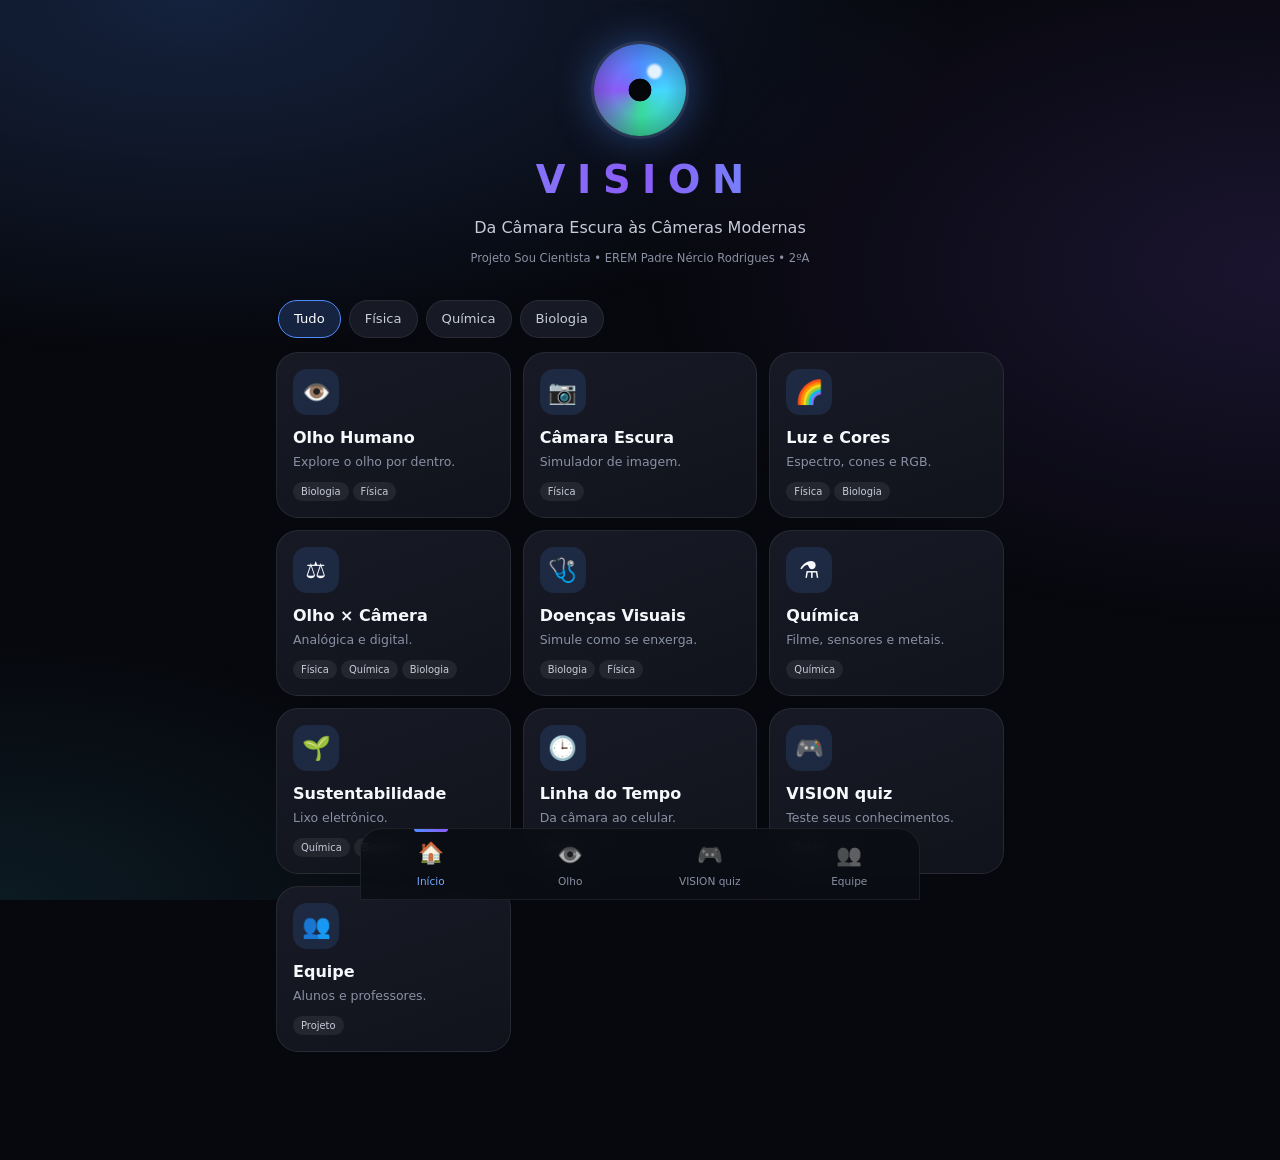
<file: VISION_AI 2.0/index.html>
<!DOCTYPE html>
<html lang="pt-BR">
<head>
    <meta charset="UTF-8">
    <meta name="viewport" content="width=device-width, initial-scale=1.0, viewport-fit=cover">
    <meta name="theme-color" content="#07080d">
    <meta name="description" content="VISION — Ciência, Tecnologia e Sustentabilidade">
    <title>VISION</title>
    <link rel="manifest" href="manifest.json">
    <link rel="icon" href="assets/icons/icon-192.png">
    <link rel="apple-touch-icon" href="assets/icons/icon-192.png">
    <link rel="stylesheet" href="css/style.css">
</head>
<body>

<!-- Filtros SVG usados no simulador de doenças -->
<svg width="0" height="0" style="position:absolute" aria-hidden="true">
    <defs>
        <filter id="astig"><feGaussianBlur id="astigStd" stdDeviation="5 0.3"/></filter>
        <filter id="deutan"><feColorMatrix type="matrix" values="0.625 0.375 0 0 0  0.7 0.3 0 0 0  0 0.3 0.7 0 0  0 0 0 1 0"/></filter>
    </defs>
</svg>

<!-- SPLASH -->
<div id="splash">
    <div class="splash-logo">
        <div class="iris"></div>
        <h1>VISION</h1>
        <p>Ciência • Tecnologia • Sustentabilidade</p>
    </div>
</div>

<main class="app">

    <!-- ================= HOME ================= -->
    <section id="home" class="screen active">
        <header class="hero">
            <div class="iris"></div>
            <h1>VISION</h1>
            <p>Da Câmara Escura às Câmeras Modernas</p>
            <small>Projeto Sou Cientista • EREM Padre Nércio Rodrigues • 2ºA</small>
        </header>

        <div class="chips" id="homeFilter">
            <button class="chip active" data-filter="all">Tudo</button>
            <button class="chip" data-filter="fisica">Física</button>
            <button class="chip" data-filter="quimica">Química</button>
            <button class="chip" data-filter="biologia">Biologia</button>
        </div>

        <div class="cards">
            <button class="card" data-go="eye" data-subjects="biologia fisica">
                <span class="card-icon">👁️</span><b>Olho Humano</b><small>Explore o olho por dentro.</small>
                <em class="tags"><i>Biologia</i><i>Física</i></em>
            </button>
            <button class="card" data-go="camera" data-subjects="fisica">
                <span class="card-icon">📷</span><b>Câmara Escura</b><small>Simulador de imagem.</small>
                <em class="tags"><i>Física</i></em>
            </button>
            <button class="card" data-go="light" data-subjects="fisica biologia">
                <span class="card-icon">🌈</span><b>Luz e Cores</b><small>Espectro, cones e RGB.</small>
                <em class="tags"><i>Física</i><i>Biologia</i></em>
            </button>
            <button class="card" data-go="compare" data-subjects="fisica biologia quimica">
                <span class="card-icon">⚖️</span><b>Olho × Câmera</b><small>Analógica e digital.</small>
                <em class="tags"><i>Física</i><i>Química</i><i>Biologia</i></em>
            </button>
            <button class="card" data-go="diseases" data-subjects="biologia fisica">
                <span class="card-icon">🩺</span><b>Doenças Visuais</b><small>Simule como se enxerga.</small>
                <em class="tags"><i>Biologia</i><i>Física</i></em>
            </button>
            <button class="card" data-go="chemistry" data-subjects="quimica">
                <span class="card-icon">⚗️</span><b>Química</b><small>Filme, sensores e metais.</small>
                <em class="tags"><i>Química</i></em>
            </button>
            <button class="card" data-go="sustainability" data-subjects="quimica biologia">
                <span class="card-icon">🌱</span><b>Sustentabilidade</b><small>Lixo eletrônico.</small>
                <em class="tags"><i>Química</i><i>Biologia</i></em>
            </button>
            <button class="card" data-go="timeline" data-subjects="fisica">
                <span class="card-icon">🕒</span><b>Linha do Tempo</b><small>Da câmara ao celular.</small>
                <em class="tags"><i>Física</i></em>
            </button>
            <button class="card" data-go="quiz" data-subjects="fisica quimica biologia">
                <span class="card-icon">🎮</span><b>VISION quiz</b><small>Teste seus conhecimentos.</small>
                <em class="tags"><i>Todas</i></em>
            </button>
            <button class="card" data-go="team" data-subjects="fisica quimica biologia">
                <span class="card-icon">👥</span><b>Equipe</b><small>Alunos e professores.</small>
                <em class="tags"><i>Projeto</i></em>
            </button>
        </div>
    </section>

    <!-- ================= OLHO ================= -->
    <section id="eye" class="screen">
        <button class="back" data-go="home">‹ Início</button>
        <h2>👁️ Olho Humano</h2>

        <div class="stage">
            <svg id="eyeSvg" viewBox="0 0 520 300" role="img" aria-label="Corte lateral do olho humano com raios de luz">
                <defs>
                    <radialGradient id="gSclera" cx="40%" cy="35%" r="75%">
                        <stop offset="0" stop-color="#ffffff"/><stop offset="1" stop-color="#c9d3ea"/>
                    </radialGradient>
                    <radialGradient id="gVit" cx="35%" cy="40%" r="75%">
                        <stop offset="0" stop-color="#e8f3ff"/><stop offset="1" stop-color="#9cc3ff"/>
                    </radialGradient>
                    <linearGradient id="gIris" x1="0" y1="0" x2="1" y2="1">
                        <stop offset="0" stop-color="#46d7c6"/><stop offset="1" stop-color="#2c6fd6"/>
                    </linearGradient>
                    <radialGradient id="gLens" cx="50%" cy="50%" r="60%">
                        <stop offset="0" stop-color="#fff3c4" stop-opacity=".95"/>
                        <stop offset="1" stop-color="#ffd479" stop-opacity=".7"/>
                    </radialGradient>
                </defs>

                <!-- nervo óptico (atrás da esclera) -->
                <path class="eye-part" data-part="nervo" d="M428 172 L500 198" fill="none" stroke="#f2c46d" stroke-width="18" stroke-linecap="round"/>

                <!-- esclera e humor vítreo -->
                <circle cx="310" cy="150" r="122" fill="url(#gSclera)" stroke="#8fa3cf" stroke-width="2"/>
                <circle class="eye-part" data-part="vitreo" cx="310" cy="150" r="114" fill="url(#gVit)"/>

                <!-- retina e fóvea -->
                <path class="eye-part" data-part="retina" d="M367 51.3 A114 114 0 0 1 367 248.7" fill="none" stroke="#ff6b86" stroke-width="7" stroke-linecap="round"/>
                <circle class="eye-part" data-part="fovea" cx="421" cy="150" r="6" fill="#ffca55" stroke="#ffffff" stroke-width="1.5"/>

                <!-- músculos ciliares -->
                <ellipse cx="250" cy="99" rx="9" ry="12" fill="#e59a6c"/>
                <ellipse cx="250" cy="201" rx="9" ry="12" fill="#e59a6c"/>

                <!-- cristalino -->
                <ellipse class="eye-part" data-part="cristalino" cx="252" cy="150" rx="17" ry="46" fill="url(#gLens)" stroke="#ffbe3d" stroke-width="2"/>

                <!-- íris e pupila -->
                <rect id="irisTop" class="eye-part" data-part="iris" x="215" y="84" width="12" height="58" rx="4" fill="url(#gIris)"/>
                <rect id="irisBot" class="eye-part" data-part="iris" x="215" y="158" width="12" height="58" rx="4" fill="url(#gIris)"/>
                <rect id="pupilHit" class="eye-part" data-part="pupila" x="212" y="142" width="18" height="16" fill="transparent"/>

                <!-- córnea -->
                <path class="eye-part" data-part="cornea" d="M210 88 Q146 150 210 212 Z" fill="rgba(140,200,255,.35)" stroke="#8fd0ff" stroke-width="3" stroke-linejoin="round"/>

                <!-- raios de luz -->
                <g id="rays"></g>

                <!-- rótulos -->
                <g class="lbl">
                    <text x="24" y="98" style="text-anchor:start">Luz ➜</text>
                    <text x="150" y="76">Córnea</text>
                    <text x="222" y="58">Íris</text>
                    <text x="252" y="272">Cristalino</text>
                    <text x="400" y="38">Retina</text>
                    <text x="468" y="238">Nervo óptico</text>
                </g>
            </svg>
        </div>

        <label class="slider">
            <span>💡 Luz do ambiente <b id="lightVal">50%</b></span>
            <input type="range" id="lightRange" min="0" max="100" value="50">
        </label>
        <p class="readout" id="pupilReadout"></p>

        <div class="chips" id="eyeChips">
            <button class="chip" data-part="cornea">Córnea</button>
            <button class="chip" data-part="iris">Íris</button>
            <button class="chip" data-part="pupila">Pupila</button>
            <button class="chip" data-part="cristalino">Cristalino</button>
            <button class="chip" data-part="vitreo">Humor vítreo</button>
            <button class="chip" data-part="retina">Retina</button>
            <button class="chip" data-part="fovea">Fóvea</button>
            <button class="chip" data-part="nervo">Nervo óptico</button>
        </div>

        <div id="eyeInfo" class="info-card">
            <p>Toque em uma parte do olho (no desenho ou nos botões) para saber mais.</p>
        </div>
    </section>

    <!-- ================= CÂMARA ESCURA ================= -->
    <section id="camera" class="screen">
        <button class="back" data-go="home">‹ Início</button>
        <h2>📷 Câmara Escura</h2>

        <div class="tabbed">
            <div class="tabs">
                <button class="active" data-tab="cam-sim">Simulador</button>
                <button data-tab="cam-teoria">Teoria</button>
            </div>

            <div class="tab-panel active" id="cam-sim">
                <div class="stage">
                    <svg viewBox="0 0 520 270" role="img" aria-label="Simulador de câmara escura">
                        <defs>
                            <filter id="camBlur" filterUnits="userSpaceOnUse" x="380" y="0" width="140" height="270">
                                <feGaussianBlur id="camBlurStd" stdDeviation="1"/>
                            </filter>
                        </defs>
                        <rect x="260" y="40" width="190" height="210" fill="rgba(255,255,255,.03)" stroke="#4a5486" stroke-dasharray="5 5"/>
                        <polygon id="cone" fill="rgba(255,214,102,.22)" points="0,0 0,0 0,0"/>
                        <rect id="wallTop" x="256" y="40" width="8" height="85" fill="#59629a"/>
                        <rect id="wallBot" x="256" y="135" width="8" height="115" fill="#59629a"/>
                        <line x1="450" y1="40" x2="450" y2="250" stroke="#e9edf7" stroke-width="3" opacity=".5"/>

                        <line id="objLine" x1="150" y1="130" x2="150" y2="70" stroke="#c8ccda" stroke-width="4" stroke-linecap="round"/>
                        <circle id="objFlame" cx="150" cy="70" r="7" fill="#ffb300"/>

                        <g id="imgGroup" filter="url(#camBlur)">
                            <line id="imgLine" x1="450" y1="130" x2="450" y2="200" stroke="#c8ccda" stroke-width="4" stroke-linecap="round"/>
                            <circle id="imgFlame" cx="450" cy="200" r="7" fill="#ffb300"/>
                        </g>

                        <g class="lbl">
                            <text id="objLbl" x="150" y="150">Objeto</text>
                            <text x="260" y="30">Furo</text>
                            <text x="450" y="30">Anteparo</text>
                            <text x="450" y="264">imagem invertida</text>
                        </g>
                    </svg>
                </div>

                <label class="slider">
                    <span>Tamanho do furo <b id="holeVal"></b></span>
                    <input type="range" id="holeRange" min="2" max="24" value="6">
                </label>
                <label class="slider">
                    <span>Distância do objeto <b id="distVal"></b></span>
                    <input type="range" id="distRange" min="110" max="210" value="150">
                </label>
                <p class="readout" id="pinReadout"></p>
            </div>

            <div class="tab-panel" id="cam-teoria">
                <div class="info-card">
                    <h3>O princípio</h3>
                    <p>A luz se propaga em linha reta (propagação retilínea). Cada ponto do objeto envia raios em todas as direções, mas só os que passam pelo furo chegam ao anteparo.</p>
                    <h3>Por que a imagem é invertida?</h3>
                    <p>Os raios que vêm de cima passam pelo furo e chegam embaixo, e os de baixo chegam em cima. Por isso a imagem fica de cabeça para baixo.</p>
                    <h3>Furo pequeno × grande</h3>
                    <p>Furo pequeno: imagem nítida, porém escura. Furo grande: entra mais luz, porém cada ponto vira uma mancha e a imagem fica borrada. As lentes das câmeras resolvem esse problema: captam muita luz e ainda focalizam.</p>
                    <h3>Tamanho da imagem</h3>
                    <p>A razão entre a altura da imagem e a do objeto é igual à razão entre a profundidade da câmara e a distância do objeto (semelhança de triângulos).</p>
                </div>
            </div>
        </div>
    </section>

    <!-- ================= LUZ E CORES ================= -->
    <section id="light" class="screen">
        <button class="back" data-go="home">‹ Início</button>
        <h2>🌈 Luz e Cores</h2>

        <div class="tabbed">
            <div class="tabs">
                <button class="active" data-tab="light-spec">Espectro</button>
                <button data-tab="light-rgb">Mistura RGB</button>
                <button data-tab="light-obj">Luz × objeto</button>
            </div>

            <div class="tab-panel active" id="light-spec">
                <div class="info-card">
                    <div class="swatch" id="waveSwatch"></div>
                    <p class="readout" id="waveText"></p>
                    <label class="slider">
                        <span>Comprimento de onda <b id="waveVal"></b></span>
                        <input type="range" id="waveRange" min="380" max="750" value="550">
                    </label>
                    <h3>Resposta dos cones da retina</h3>
                    <div class="bars">
                        <div class="bar"><span>Cone S (azul)</span><div><i class="s" id="coneS"></i></div></div>
                        <div class="bar"><span>Cone M (verde)</span><div><i class="m" id="coneM"></i></div></div>
                        <div class="bar"><span>Cone L (vermelho)</span><div><i class="l" id="coneL"></i></div></div>
                    </div>
                    <p class="note">Curvas simplificadas, só para fins didáticos. O cérebro compara os três sinais para formar a cor percebida.</p>
                </div>
            </div>

            <div class="tab-panel" id="light-rgb">
                <div class="info-card">
                    <div class="swatch" id="mixSwatch"></div>
                    <p class="readout" id="mixText"></p>
                    <label class="slider"><span>Vermelho <b id="rRv"></b></span><input type="range" id="rR" min="0" max="255" value="255"></label>
                    <label class="slider"><span>Verde <b id="rGv"></b></span><input type="range" id="rG" min="0" max="255" value="140"></label>
                    <label class="slider"><span>Azul <b id="rBv"></b></span><input type="range" id="rB" min="0" max="255" value="0"></label>
                    <p class="note">Telas e sensores usam síntese aditiva: vermelho + verde + azul no máximo formam o branco. Impressoras usam a subtrativa (ciano, magenta e amarelo).</p>
                </div>
            </div>

            <div class="tab-panel" id="light-obj">
                <div class="info-card">
                    <h3>Cor da luz</h3>
                    <div class="chips" id="lightPick">
                        <button class="chip active" data-light="branca">Branca</button>
                        <button class="chip" data-light="vermelha">Vermelha</button>
                        <button class="chip" data-light="verde">Verde</button>
                        <button class="chip" data-light="azul">Azul</button>
                    </div>
                    <h3>Cor do objeto</h3>
                    <div class="chips" id="objPick">
                        <button class="chip active" data-obj="vermelho">Vermelho</button>
                        <button class="chip" data-obj="verde">Verde</button>
                        <button class="chip" data-obj="azul">Azul</button>
                        <button class="chip" data-obj="branco">Branco</button>
                    </div>
                    <div class="swatch" id="objSwatch"></div>
                    <p class="readout" id="objText"></p>
                </div>
            </div>
        </div>
    </section>

    <!-- ================= OLHO × CÂMERA ================= -->
    <section id="compare" class="screen">
        <button class="back" data-go="home">‹ Início</button>
        <h2>⚖️ Olho × Câmera</h2>

        <div class="tabbed">
            <div class="tabs">
                <button class="active" data-tab="cmp-eye">Olho</button>
                <button data-tab="cmp-analog">Analógica</button>
                <button data-tab="cmp-digital">Digital</button>
                <button data-tab="cmp-table">Lado a lado</button>
            </div>

            <div class="tab-panel active" id="cmp-eye">
                <div class="info-card">
                    <h3>O caminho da luz no olho</h3>
                    <ol class="flow">
                        <li>A luz atravessa a <b>córnea</b>, que faz a maior parte da refração.</li>
                        <li>A <b>pupila</b> regula quanta luz entra (controlada pela íris).</li>
                        <li>O <b>cristalino</b> ajusta o foco.</li>
                        <li>A imagem se forma <b>invertida</b> na <b>retina</b>.</li>
                        <li>Cones e bastonetes transformam luz em impulsos nervosos.</li>
                        <li>O <b>nervo óptico</b> leva os sinais ao cérebro, que interpreta a imagem.</li>
                    </ol>
                </div>
            </div>

            <div class="tab-panel" id="cmp-analog">
                <div class="info-card">
                    <h3>O caminho da luz na câmera analógica</h3>
                    <ol class="flow">
                        <li>A luz passa pela <b>lente</b> (objetiva).</li>
                        <li>O <b>diafragma</b> controla a abertura e o <b>obturador</b>, o tempo de exposição.</li>
                        <li>Os cristais de <b>haletos de prata</b> do filme são sensibilizados (imagem latente).</li>
                        <li>A <b>revelação</b> química reduz Ag⁺ a prata metálica nos pontos expostos.</li>
                        <li>O <b>fixador</b> remove o haleto não exposto e o negativo fica estável.</li>
                    </ol>
                </div>
            </div>

            <div class="tab-panel" id="cmp-digital">
                <div class="info-card">
                    <h3>O caminho da luz na câmera digital</h3>
                    <ol class="flow">
                        <li>A luz passa pela <b>lente</b> e pelo <b>diafragma</b>.</li>
                        <li>Um <b>filtro de cores</b> separa vermelho, verde e azul sobre os pixels.</li>
                        <li>O <b>sensor</b> de silício (CMOS/CCD) converte fótons em carga elétrica.</li>
                        <li>O conversor transforma a carga em números (dados digitais).</li>
                        <li>O <b>processador</b> monta a imagem e grava no cartão de memória.</li>
                    </ol>
                </div>
            </div>

            <div class="tab-panel" id="cmp-table">
                <div class="info-card">
                    <table class="compare-table">
                        <tr><th>Olho</th><th>Analógica</th><th>Digital</th></tr>
                        <tr><td>Pupila / íris</td><td>Diafragma</td><td>Diafragma</td></tr>
                        <tr><td>Córnea e cristalino</td><td>Objetiva</td><td>Objetiva</td></tr>
                        <tr><td>Retina</td><td>Filme</td><td>Sensor</td></tr>
                        <tr><td>Reações bioquímicas</td><td>Reações químicas (prata)</td><td>Efeito fotoelétrico (silício)</td></tr>
                        <tr><td>Cérebro</td><td>Laboratório</td><td>Processador</td></tr>
                    </table>
                </div>
            </div>
        </div>
    </section>

    <!-- ================= DOENÇAS VISUAIS ================= -->
    <section id="diseases" class="screen">
        <button class="back" data-go="home">‹ Início</button>
        <h2>🩺 Doenças Visuais</h2>
        <p class="lead">Escolha uma condição e veja uma simulação aproximada de como a cena é percebida.</p>

        <div class="stage sim" id="simScene" data-mode="normal">
            <svg viewBox="0 0 400 230" role="img" aria-label="Cena usada na simulação de visão">
                <defs>
                    <linearGradient id="sky" x1="0" y1="0" x2="0" y2="1">
                        <stop offset="0" stop-color="#4f8cff"/><stop offset="1" stop-color="#bfe3ff"/>
                    </linearGradient>
                </defs>
                <rect width="400" height="230" fill="url(#sky)"/>
                <circle cx="335" cy="45" r="22" fill="#ffd54a"/>
                <path d="M0 170 L90 90 L160 160 L230 100 L320 170 L400 130 V230 H0Z" fill="#5b6b8c"/>
                <rect y="170" width="400" height="60" fill="#3fae6b"/>
                <rect x="40" y="130" width="90" height="60" fill="#e8d7b5"/>
                <path d="M32 132 L85 92 L138 132Z" fill="#c0432f"/>
                <rect x="72" y="156" width="26" height="34" fill="#6a4a2f"/>
                <rect x="190" y="150" width="12" height="40" fill="#6a4a2f"/>
                <circle cx="196" cy="135" r="30" fill="#2a8f4a"/>
                <circle cx="210" cy="140" r="6" fill="#e53935"/>
                <circle cx="184" cy="146" r="6" fill="#e53935"/>
                <rect x="300" y="105" width="30" height="85" rx="6" fill="#222"/>
                <circle cx="315" cy="122" r="9" fill="#ef2b2b"/>
                <circle cx="315" cy="147" r="9" fill="#444"/>
                <circle cx="315" cy="172" r="9" fill="#2bd06a"/>
                <text x="200" y="208" text-anchor="middle" font-size="15" font-weight="700" fill="#fff">Leia: VISION 20/20</text>
                <text x="200" y="222" text-anchor="middle" font-size="8" fill="#fff">texto pequeno para testar o foco</text>
            </svg>
        </div>

        <div class="chips" id="diseaseChips">
            <button class="chip active" data-disease="normal">Visão normal</button>
            <button class="chip" data-disease="miopia">Miopia</button>
            <button class="chip" data-disease="hipermetropia">Hipermetropia</button>
            <button class="chip" data-disease="astigmatismo">Astigmatismo</button>
            <button class="chip" data-disease="catarata">Catarata</button>
            <button class="chip" data-disease="glaucoma">Glaucoma</button>
            <button class="chip" data-disease="daltonismo">Daltonismo</button>
        </div>

        <label class="slider hidden" id="simSliderWrap">
            <span>Intensidade <b id="simVal">60%</b></span>
            <input type="range" id="simRange" min="0" max="100" value="60">
        </label>

        <div class="info-card" id="diseaseInfo"></div>
    </section>

    <!-- ================= QUÍMICA ================= -->
    <section id="chemistry" class="screen">
        <button class="back" data-go="home">‹ Início</button>
        <h2>⚗️ Química e Materiais</h2>

        <div class="tabbed">
            <div class="tabs">
                <button class="active" data-tab="chem-el">Elementos</button>
                <button data-tab="chem-re">Reações</button>
            </div>

            <div class="tab-panel active" id="chem-el">
                <div class="tiles">
                    <button class="tile" data-el="Ag"><small>47</small><b>Ag</b><span>Prata</span></button>
                    <button class="tile" data-el="Si"><small>14</small><b>Si</b><span>Silício</span></button>
                    <button class="tile" data-el="Li"><small>3</small><b>Li</b><span>Lítio</span></button>
                    <button class="tile" data-el="Cu"><small>29</small><b>Cu</b><span>Cobre</span></button>
                    <button class="tile" data-el="Au"><small>79</small><b>Au</b><span>Ouro</span></button>
                    <button class="tile" data-el="Pb"><small>82</small><b>Pb</b><span>Chumbo</span></button>
                </div>
                <div class="info-card" id="elInfo"><p>Toque em um elemento para ver onde ele aparece e como descartar com segurança.</p></div>
            </div>

            <div class="tab-panel" id="chem-re">
                <details class="acc" open>
                    <summary>Exposição do filme</summary>
                    <div class="body"><p>Os cristais de brometo de prata (AgBr) absorvem luz e liberam elétrons: Ag⁺ + e⁻ → Ag⁰. Os pequenos grupos de prata formam a <b>imagem latente</b>, ainda invisível.</p></div>
                </details>
                <details class="acc">
                    <summary>Revelação</summary>
                    <div class="body"><p>O revelador é um agente redutor. Ele reduz os cristais que já têm prata latente a prata metálica (preta), amplificando a imagem. É uma reação de oxirredução.</p></div>
                </details>
                <details class="acc">
                    <summary>Fixação</summary>
                    <div class="body"><p>O fixador (tiossulfato de sódio, Na₂S₂O₃) dissolve o AgBr que não foi exposto, formando um complexo solúvel. Assim o filme deixa de ser sensível à luz.</p></div>
                </details>
                <details class="acc">
                    <summary>Sensor digital</summary>
                    <div class="body"><p>No silício, um fóton com energia suficiente (acima de cerca de 1,1 eV) liberta um elétron e cria uma lacuna. A carga acumulada em cada pixel é medida e vira o valor do pixel (efeito fotoelétrico interno).</p></div>
                </details>
                <details class="acc">
                    <summary>Bateria de íons de lítio</summary>
                    <div class="body"><p>Ao carregar e descarregar, íons Li⁺ migram entre os eletrodos enquanto os elétrons passam pelo circuito externo. Baterias danificadas ou descartadas de forma errada podem aquecer e pegar fogo.</p></div>
                </details>
            </div>
        </div>
    </section>

    <!-- ================= SUSTENTABILIDADE ================= -->
    <section id="sustainability" class="screen">
        <button class="back" data-go="home">‹ Início</button>
        <h2>🌱 Sustentabilidade</h2>

        <div class="tabbed">
            <div class="tabs">
                <button class="active" data-tab="sus-check">Checklist</button>
                <button data-tab="sus-where">Para onde vai?</button>
                <button data-tab="sus-impact">Impactos</button>
            </div>

            <div class="tab-panel active" id="sus-check">
                <div class="info-card">
                    <h3>Vai se desfazer de um aparelho?</h3>
                    <p class="readout" id="todoText">0 de 5 passos concluídos</p>
                    <div class="progress"><i id="todoBar"></i></div>
                    <label class="todo"><input type="checkbox"><span>Fazer backup e apagar seus dados pessoais.</span></label>
                    <label class="todo"><input type="checkbox"><span>Ver se o aparelho pode ser consertado, doado ou reaproveitado.</span></label>
                    <label class="todo"><input type="checkbox"><span>Separar pilhas e baterias dos demais componentes.</span></label>
                    <label class="todo"><input type="checkbox"><span>Procurar um ponto de coleta ou a logística reversa do fabricante.</span></label>
                    <label class="todo"><input type="checkbox"><span>Nunca jogar no lixo comum, no esgoto ou em terrenos.</span></label>
                </div>
            </div>

            <div class="tab-panel" id="sus-where">
                <details class="acc" open><summary>📱 Celulares e computadores</summary><div class="body"><p>Pontos de coleta de eletrônicos, lojas e fabricantes com logística reversa, ou cooperativas de reciclagem.</p></div></details>
                <details class="acc"><summary>🔋 Pilhas e baterias</summary><div class="body"><p>Pontos de coleta específicos, geralmente em lojas e supermercados. Nunca no lixo comum.</p></div></details>
                <details class="acc"><summary>💡 Lâmpadas fluorescentes</summary><div class="body"><p>Contêm vapor de mercúrio e precisam de coleta específica, sem quebrar.</p></div></details>
                <details class="acc"><summary>🎞️ Químicos de revelação</summary><div class="body"><p>Reveladores e fixadores contêm substâncias que não devem ir para o esgoto. Procure coleta especializada de resíduos químicos.</p></div></details>
            </div>

            <div class="tab-panel" id="sus-impact">
                <div class="info-card">
                    <h3>Contaminação</h3>
                    <p>Metais como chumbo, mercúrio e cádmio podem contaminar solo e água quando eletrônicos são descartados de forma incorreta.</p>
                    <h3>Bioacumulação</h3>
                    <p>Alguns metais se acumulam nos seres vivos e aumentam de concentração ao longo da cadeia alimentar, afetando animais e pessoas.</p>
                    <h3>Recuperar é melhor</h3>
                    <p>Reciclar recupera metais valiosos (como cobre, prata e ouro) e reduz a necessidade de nova mineração. Isso também poupa energia.</p>
                    <h3>A lei</h3>
                    <p>A Política Nacional de Resíduos Sólidos (Lei 12.305/2010) prevê a <b>logística reversa</b>: fabricantes, comerciantes e consumidores compartilham a responsabilidade pelo destino dos produtos.</p>
                </div>
            </div>
        </div>
    </section>

    <!-- ================= LINHA DO TEMPO ================= -->
    <section id="timeline" class="screen">
        <button class="back" data-go="home">‹ Início</button>
        <h2>🕒 Evolução da Imagem</h2>
        <p class="lead">Toque em cada marco para abrir.</p>

        <details class="acc" open>
            <summary><span><span class="year">~1021</span>Câmara escura estudada</span></summary>
            <div class="body"><p>O cientista Ibn al-Haytham (Alhazen) descreveu e estudou a câmara escura em seu Livro de Óptica, explicando a formação de imagens pela propagação retilínea da luz.</p></div>
        </details>
        <details class="acc">
            <summary><span><span class="year">~1826</span>Primeira fotografia permanente</span></summary>
            <div class="body"><p>Nicéphore Niépce registrou uma imagem que se manteve, usando uma câmara escura e uma placa sensível à luz, com longa exposição.</p></div>
        </details>
        <details class="acc">
            <summary><span><span class="year">1839</span>Daguerreótipo</span></summary>
            <div class="body"><p>Louis Daguerre apresentou seu processo, que reduziu o tempo de exposição e popularizou a fotografia.</p></div>
        </details>
        <details class="acc">
            <summary><span><span class="year">1888</span>Filme em rolo</span></summary>
            <div class="body"><p>George Eastman lançou a câmera Kodak com filme em rolo, tornando a fotografia acessível ao público.</p></div>
        </details>
        <details class="acc">
            <summary><span><span class="year">1975</span>Primeira câmera digital</span></summary>
            <div class="body"><p>Steven Sasson, engenheiro da Kodak, construiu um protótipo de câmera digital com sensor CCD.</p></div>
        </details>
        <details class="acc">
            <summary><span><span class="year">2000+</span>Câmera no celular</span></summary>
            <div class="body"><p>Os primeiros celulares com câmera chegaram ao mercado por volta de 2000. Hoje, sensores, lentes e processamento por software cabem em um aparelho de bolso.</p></div>
        </details>
    </section>

    <!-- ================= VISION QUIZ ================= -->
    <section id="quiz" class="screen">
        <button class="back" data-go="home">‹ Início</button>
        <h2>🎮 VISION quiz</h2>
        <div id="quizContainer"></div>
    </section>

    <!-- ================= EQUIPE ================= -->
    <section id="team" class="screen">
        <button class="back" data-go="home">‹ Início</button>
        <h2>👥 Equipe</h2>

        <div class="info-card">
            <h3>Alunos</h3>
            <ul class="people">
                <li>Adriel Renan</li>
                <li>Erick Gabriel</li>
                <li>João Matheus</li>
                <li>Davi Antony</li>
                <li>Eduardo Dias</li>
                <li>Laura Mariana</li>
                <li>Carlos Henrique</li>
                <li>Geovanni Souza</li>
                <li>Carlos Manoel</li>
            </ul> 

            <h3>Professores</h3>
            <ul class="people">
                <li>Fátima Rodrigues</li>
                <li>Fernanda Souza <small>(Conselheira)</small></li>
                <li>Kayo Vinicius <small>(CESAR SCHOOL)</small></li>
                <li>José Noé</li>
                <li>Alberi Lopes</li>
                <li>Camila Silva</li>
            </ul>

            <div class="school">
                <strong>EREM Padre Nércio Rodrigues</strong>
                <span>2ºA • Projeto Sou Cientista</span>
            </div>
        </div>
    </section>

</main>

<!-- NAVEGAÇÃO -->
<nav class="bottom-nav">
    <button data-go="home"><span>🏠</span><small>Início</small></button>
    <button data-go="eye"><span>👁️</span><small>Olho</small></button>
    <button data-go="quiz"><span>🎮</span><small>VISION quiz</small></button>
    <button data-go="team"><span>👥</span><small>Equipe</small></button>
</nav>

<script src="js/questions.js"></script>
<script src="js/app.js"></script>
</body>
</html>
</file>
<file: VISION AI 3.0/css/style.css>
/* =========================================================
   VISION — style.css
   ========================================================= */

*{box-sizing:border-box;margin:0;padding:0;-webkit-tap-highlight-color:transparent}

:root{
    --bg:#07080d;--surface:#11131c;--surface-2:#171a25;--surface-3:#222638;
    --blue:#4f8cff;--blue-light:#76a8ff;--purple:#8b5cf6;--cyan:#45d6ff;
    --green:#39d99a;--yellow:#ffca55;--red:#ff5b6e;
    --text:#f7f8fc;--text-soft:#c8ccda;--text-muted:#8a90a4;
    --border:rgba(255,255,255,.08);--border-light:rgba(255,255,255,.15);
    --radius:22px;--radius-sm:14px;--nav:72px;
}

html{scroll-behavior:smooth}

body{
    font-family:system-ui,-apple-system,"Segoe UI",Roboto,sans-serif;
    background:var(--bg);color:var(--text);
    min-height:100vh;line-height:1.55;overflow-x:hidden;
}

body::before{
    content:"";position:fixed;inset:0;z-index:-1;
    background:
        radial-gradient(60% 40% at 15% 0%,rgba(79,140,255,.20),transparent),
        radial-gradient(50% 40% at 100% 30%,rgba(139,92,246,.15),transparent),
        radial-gradient(40% 30% at 0% 100%,rgba(69,214,255,.09),transparent);
}

button{font:inherit;color:inherit;cursor:pointer;border:0;background:none}
button:focus-visible,input:focus-visible,summary:focus-visible{outline:2px solid var(--blue-light);outline-offset:2px}

.app{max-width:760px;margin:0 auto;padding:18px 16px calc(var(--nav) + 36px + env(safe-area-inset-bottom))}
.hidden{display:none!important}

/* ---------- SPLASH ---------- */
#splash{
    position:fixed;inset:0;z-index:9999;display:grid;place-items:center;
    background:radial-gradient(circle at center,rgba(79,140,255,.2),transparent 40%),#07080d;
    transition:opacity .6s,visibility .6s;
}
#splash.splash-hidden{opacity:0;visibility:hidden}
.splash-logo{text-align:center;animation:splashIn .9s cubic-bezier(.22,1,.36,1)}
.splash-logo h1{
    font-size:2.6rem;letter-spacing:.35em;padding-left:.35em;
    background:linear-gradient(90deg,var(--blue-light),var(--purple));
    -webkit-background-clip:text;background-clip:text;color:transparent;
}
.splash-logo p{color:var(--text-muted);font-size:.78rem;letter-spacing:.12em;margin-top:8px}
@keyframes splashIn{from{opacity:0;transform:scale(.9)}to{opacity:1;transform:none}}

/* ---------- ÍRIS DECORATIVA ---------- */
.iris{
    position:relative;width:92px;height:92px;margin:0 auto 14px;border-radius:50%;
    background:
        radial-gradient(circle,#05060a 0 17%,transparent 18%),
        radial-gradient(circle,transparent 0 40%,rgba(0,0,0,.35) 100%),
        conic-gradient(from 0deg,#4f8cff,#45d6ff,#39d99a,#8b5cf6,#4f8cff);
    box-shadow:0 0 0 3px rgba(255,255,255,.08),0 0 40px rgba(79,140,255,.45);
    animation:irisPulse 4s ease-in-out infinite;
}
.iris::after{
    content:"";position:absolute;top:22%;left:58%;width:15px;height:15px;
    border-radius:50%;background:rgba(255,255,255,.85);filter:blur(1px);
}
@keyframes irisPulse{50%{transform:scale(1.05);box-shadow:0 0 0 3px rgba(255,255,255,.1),0 0 60px rgba(139,92,246,.5)}}

/* ---------- TELAS ---------- */
.screen{display:none}
.screen.active{display:block;animation:pageEnter .4s cubic-bezier(.22,1,.36,1)}
@keyframes pageEnter{from{opacity:0;transform:translateY(14px)}to{opacity:1;transform:none}}
@keyframes fadeUp{from{opacity:0;transform:translateY(8px)}to{opacity:1;transform:none}}

.screen>h2{font-size:1.6rem;margin-bottom:12px}
.lead{color:var(--text-soft);margin-bottom:14px;font-size:.95rem}

.back{
    display:inline-flex;align-items:center;gap:6px;margin-bottom:14px;padding:8px 15px;
    border-radius:99px;font-size:.85rem;color:var(--text-soft);
    background:var(--surface-2);border:1px solid var(--border);
}
.back:active{transform:scale(.96)}

/* ---------- HERO ---------- */
.hero{text-align:center;padding:26px 8px 18px}
.hero h1{
    font-size:2.4rem;letter-spacing:.3em;padding-left:.3em;
    background:linear-gradient(90deg,var(--blue-light),var(--purple),var(--cyan));
    -webkit-background-clip:text;background-clip:text;color:transparent;
}
.hero p{color:var(--text-soft);margin-top:6px}
.hero small{display:block;margin-top:10px;color:var(--text-muted);font-size:.72rem;line-height:1.5}

/* ---------- CHIPS ---------- */
.chips{display:flex;gap:8px;overflow-x:auto;padding:4px 2px 8px;margin:10px 0 4px;scrollbar-width:none}
.chips::-webkit-scrollbar{display:none}
.chip{
    flex:0 0 auto;padding:8px 15px;border-radius:99px;font-size:.82rem;
    color:var(--text-soft);background:var(--surface-2);border:1px solid var(--border);
    transition:.2s;
}
.chip.active{background:rgba(79,140,255,.2);border-color:var(--blue);color:#fff}

/* ---------- CARDS DA HOME ---------- */
.cards{display:grid;grid-template-columns:repeat(2,1fr);gap:12px;margin-top:6px}
@media(min-width:620px){.cards{grid-template-columns:repeat(3,1fr)}}

.card{
    position:relative;display:flex;flex-direction:column;align-items:flex-start;gap:3px;
    padding:16px;text-align:left;overflow:hidden;
    border-radius:var(--radius);border:1px solid var(--border);
    background:linear-gradient(160deg,var(--surface-2),var(--surface));
    transition:transform .2s,border-color .2s;
    animation:cardIn .5s both;animation-delay:calc(var(--i,0) * 45ms);
}
.card::before{
    content:"";position:absolute;inset:0;opacity:0;transition:.25s;
    background:radial-gradient(circle at 0% 0%,rgba(79,140,255,.22),transparent 60%);
}
.card:hover{transform:translateY(-3px);border-color:var(--border-light)}
.card:hover::before{opacity:1}
.card:active{transform:scale(.97)}
.card.hide{display:none}
.card>*{position:relative}
.card-icon{
    display:grid;place-items:center;width:46px;height:46px;margin-bottom:8px;
    border-radius:14px;font-size:1.45rem;background:rgba(79,140,255,.14);
}
.card b{font-size:1rem}
.card small{color:var(--text-muted);font-size:.78rem;line-height:1.35}
.tags{display:flex;gap:4px;flex-wrap:wrap;margin-top:8px}
.tags i{font-style:normal;font-size:.62rem;padding:2px 8px;border-radius:99px;background:rgba(255,255,255,.07);color:var(--text-soft)}
@keyframes cardIn{from{opacity:0;transform:translateY(16px)}to{opacity:1;transform:none}}

/* ---------- INFO CARD ---------- */
.info-card{
    margin-top:14px;padding:18px;border-radius:var(--radius);
    background:var(--surface);border:1px solid var(--border);
}
.info-card h3{font-size:1.02rem;margin:16px 0 4px;color:var(--blue-light)}
.info-card h3:first-child{margin-top:0}
.info-card p{color:var(--text-soft);font-size:.94rem;margin-top:4px}
.info-card ul{list-style:none}
.info-label,.quiz-label{display:block;font-size:.66rem;letter-spacing:.14em;color:var(--cyan);margin-bottom:8px;font-weight:700}
.note{font-size:.78rem!important;color:var(--text-muted)!important;margin-top:12px!important}
.readout{margin-top:10px;color:var(--text-soft);font-size:.92rem}
.cam-note{
    margin-top:12px!important;padding:10px 12px;border-radius:12px;
    background:rgba(69,214,255,.08);border:1px solid rgba(69,214,255,.22);
}

/* ---------- ABAS ---------- */
.tabs{
    display:flex;gap:4px;padding:4px;overflow-x:auto;scrollbar-width:none;
    border-radius:99px;background:var(--surface);border:1px solid var(--border);
}
.tabs::-webkit-scrollbar{display:none}
.tabs button{
    flex:1 0 auto;padding:9px 16px;border-radius:99px;white-space:nowrap;
    font-size:.84rem;color:var(--text-muted);transition:.2s;
}
.tabs button.active{background:linear-gradient(135deg,var(--blue),var(--purple));color:#fff;font-weight:600}
.tab-panel{display:none}
.tab-panel.active{display:block;animation:fadeUp .35s}

/* ---------- PALCO (SVG) ---------- */
.stage{
    margin-top:14px;padding:10px;border-radius:var(--radius);
    background:radial-gradient(circle at 50% 0%,rgba(79,140,255,.13),transparent 60%),var(--surface);
    border:1px solid var(--border);
}
.stage svg{display:block;width:100%;height:auto}
.lbl text{fill:#b4bcd2;font-size:12px;text-anchor:middle;font-family:inherit}

.eye-part{cursor:pointer;transition:filter .2s}
.eye-part:hover{filter:brightness(1.2)}
.eye-part.active{filter:drop-shadow(0 0 6px #76a8ff) brightness(1.25)}
#pupilHit.active{stroke:#fff;stroke-width:2;stroke-dasharray:3 3}
#frontPupil.active{stroke:#fff;stroke-width:2}
#rays{pointer-events:none}
.ray{fill:none;stroke:#ffd479;stroke-width:2;stroke-linecap:round;filter:drop-shadow(0 0 3px #ffb300)}
.ray.blocked{stroke:#ff8a8a;opacity:.4;stroke-dasharray:4 5;filter:none}

/* ---------- SLIDERS ---------- */
.slider{display:block;margin-top:16px}
.slider>span{display:flex;justify-content:space-between;margin-bottom:8px;font-size:.88rem;color:var(--text-soft)}
.slider b{color:var(--cyan)}
input[type=range]{
    -webkit-appearance:none;appearance:none;width:100%;height:8px;
    border-radius:99px;background:var(--surface-3);outline:none;
}
input[type=range]::-webkit-slider-thumb{
    -webkit-appearance:none;width:26px;height:26px;border-radius:50%;
    background:#fff;border:4px solid var(--blue);box-shadow:0 2px 10px rgba(0,0,0,.5);
}
input[type=range]::-moz-range-thumb{
    width:20px;height:20px;border-radius:50%;
    background:#fff;border:4px solid var(--blue);box-shadow:0 2px 10px rgba(0,0,0,.5);
}
#waveRange{background:linear-gradient(90deg,#7b2cff,#3a4bff,#00b7ff,#00e676,#d6ff00,#ffb300,#ff3d00,#b00000)}
#rR{background:linear-gradient(90deg,#000,#f00)}
#rG{background:linear-gradient(90deg,#000,#0f0)}
#rB{background:linear-gradient(90deg,#000,#00f)}

.swatch{height:96px;margin-top:4px;border-radius:var(--radius-sm);border:1px solid var(--border-light);transition:background .15s}

/* ---------- BARRAS DOS CONES ---------- */
.bars{margin-top:8px}
.bar{display:grid;grid-template-columns:116px 1fr;align-items:center;gap:10px;margin:8px 0;font-size:.8rem;color:var(--text-muted)}
.bar>div{height:10px;border-radius:99px;background:var(--surface-3);overflow:hidden}
.bar i{display:block;width:0;height:100%;border-radius:99px;transition:width .15s}
.bar .s{background:#5b7bff}.bar .m{background:#39d98a}.bar .l{background:#ff5b5b}

/* ---------- FLUXO ---------- */
.flow{list-style:none;counter-reset:step;display:grid;gap:8px;margin-top:10px}
.flow li{
    position:relative;padding:11px 14px 11px 46px;counter-increment:step;
    border-radius:var(--radius-sm);background:var(--surface-2);border:1px solid var(--border);
    font-size:.9rem;color:var(--text-soft);
}
.flow li::before{
    content:counter(step);position:absolute;left:12px;top:50%;transform:translateY(-50%);
    width:24px;height:24px;border-radius:50%;display:grid;place-items:center;
    background:linear-gradient(135deg,var(--blue),var(--purple));font-size:.75rem;font-weight:700;color:#fff;
}

.compare-table{width:100%;border-collapse:collapse;font-size:.84rem}
.compare-table th,.compare-table td{padding:10px 8px;text-align:left;border-bottom:1px solid var(--border);color:var(--text-soft)}
.compare-table th{color:var(--blue-light);font-size:.76rem;letter-spacing:.06em}

/* ---------- SIMULADOR DE DOENÇAS ---------- */
.sim{--sim:.6;position:relative;overflow:hidden}
.sim::after{content:"";position:absolute;inset:10px;border-radius:calc(var(--radius) - 8px);pointer-events:none;opacity:0;transition:opacity .3s}
.sim[data-mode="miopia"] svg{filter:blur(calc(var(--sim) * 5px))}
.sim[data-mode="hipermetropia"] svg{filter:blur(calc(var(--sim) * 3px))}
.sim[data-mode="astigmatismo"] svg{filter:url(#astig)}
.sim[data-mode="daltonismo"] svg{filter:url(#deutan)}
.sim[data-mode="catarata"] svg{filter:blur(calc(var(--sim) * 2px)) contrast(calc(1 - var(--sim) * .35)) sepia(calc(var(--sim) * .6))}
.sim[data-mode="catarata"]::after{opacity:calc(var(--sim) * .7);background:radial-gradient(circle,rgba(250,244,220,.8),rgba(235,225,190,.9))}
.sim[data-mode="glaucoma"]::after{
    opacity:1;
    background:radial-gradient(circle at 50% 50%,transparent calc(55% - var(--sim) * 40%),#000 calc(72% - var(--sim) * 40%));
}

/* ---------- ELEMENTOS QUÍMICOS ---------- */
.tiles{display:grid;grid-template-columns:repeat(3,1fr);gap:10px;margin-top:14px}
.tile{
    display:flex;flex-direction:column;gap:1px;padding:10px 12px 12px;text-align:center;
    border-radius:var(--radius-sm);background:var(--surface-2);border:1px solid var(--border);transition:.2s;
}
.tile small{text-align:left;color:var(--text-muted);font-size:.7rem}
.tile b{font-size:1.7rem;color:var(--cyan)}
.tile span{font-size:.76rem;color:var(--text-soft)}
.tile.active{border-color:var(--blue);background:rgba(79,140,255,.16)}

/* ---------- ACORDEÃO ---------- */
details.acc{margin-top:10px;border-radius:var(--radius-sm);background:var(--surface);border:1px solid var(--border);overflow:hidden}
details.acc summary{
    display:flex;justify-content:space-between;align-items:center;gap:10px;
    padding:14px 16px;cursor:pointer;list-style:none;font-weight:600;font-size:.95rem;
}
details.acc summary::-webkit-details-marker{display:none}
details.acc summary::after{content:"+";font-size:1.4rem;color:var(--blue-light);transition:transform .2s}
details.acc[open] summary::after{transform:rotate(45deg)}
.acc .body{padding:0 16px 16px;color:var(--text-soft);font-size:.92rem;animation:fadeUp .3s}
.year{
    display:inline-block;margin-right:10px;padding:2px 10px;border-radius:99px;
    background:rgba(139,92,246,.22);color:#cdb8ff;font-size:.72rem;font-weight:700;
}

/* ---------- CHECKLIST ---------- */
.todo{
    display:flex;gap:12px;align-items:flex-start;margin-top:8px;padding:12px 14px;cursor:pointer;
    border-radius:var(--radius-sm);background:var(--surface-2);border:1px solid var(--border);
    font-size:.9rem;color:var(--text-soft);
}
.todo input{flex:0 0 auto;width:20px;height:20px;margin-top:2px;accent-color:var(--green)}
.todo:has(input:checked){border-color:var(--green);background:rgba(57,217,154,.08)}
.progress{height:8px;margin:8px 0 6px;border-radius:99px;background:var(--surface-3);overflow:hidden}
.progress i{display:block;width:0;height:100%;background:linear-gradient(90deg,var(--green),var(--cyan));transition:width .3s}

/* ---------- QUIZ ---------- */
.quiz-start,.quiz-result{text-align:center}
.quiz-big-icon,.quiz-result-icon{font-size:2.8rem;margin-bottom:6px}
.quiz-start h3{margin-top:0!important;font-size:1.25rem}
.best{display:inline-block;margin-top:14px;padding:6px 14px;border-radius:99px;background:rgba(255,202,85,.12);border:1px solid rgba(255,202,85,.3);font-size:.85rem;color:var(--yellow)}

.start-btn{
    display:inline-block;margin-top:18px;padding:13px 28px;border-radius:15px;
    font-weight:700;color:#fff;background:linear-gradient(135deg,var(--blue),var(--purple));
    box-shadow:0 8px 24px rgba(79,140,255,.3);transition:transform .15s;
}
.start-btn:active{transform:scale(.96)}

.quiz-top{display:flex;justify-content:space-between;align-items:center;margin-bottom:10px;font-size:.74rem;letter-spacing:.1em;color:var(--text-muted)}
.quiz-top strong{color:var(--cyan)}
.quiz-progress{height:6px;margin-bottom:16px;border-radius:99px;background:var(--surface-3);overflow:hidden}
.quiz-progress-fill{height:100%;background:linear-gradient(90deg,var(--blue),var(--purple));transition:width .3s}

.quiz-question-card{padding:22px 18px;border-radius:var(--radius);background:var(--surface);border:1px solid var(--border)}
.quiz-question-card h3{font-size:1.1rem;line-height:1.4;margin-bottom:16px}
.quiz-options{display:grid;gap:10px}
.quiz-option{
    display:flex;align-items:center;gap:12px;width:100%;padding:13px 14px;text-align:left;
    border-radius:var(--radius-sm);background:var(--surface-2);border:1px solid var(--border-light);
    transition:.2s;
}
.quiz-option:hover:not(:disabled){border-color:var(--blue)}
.quiz-option:disabled{cursor:default}
.option-letter{flex:0 0 28px;height:28px;display:grid;place-items:center;border-radius:50%;background:var(--surface-3);font-size:.8rem;font-weight:700}
.quiz-option.correct{border-color:var(--green);background:rgba(57,217,154,.14)}
.quiz-option.wrong{border-color:var(--red);background:rgba(255,91,110,.14)}

.quiz-feedback{margin-top:16px;padding:14px;border-radius:var(--radius-sm);font-size:.92rem;color:var(--text-soft)}
.quiz-feedback p{margin-top:6px}
.feedback-correct{border:1px solid var(--green);background:rgba(57,217,154,.08)}
.feedback-wrong{border:1px solid var(--red);background:rgba(255,91,110,.08)}
.quiz-next{width:100%}

.quiz-result h3{font-size:1.6rem;margin:6px 0 0!important;color:var(--text)!important}
.quiz-score{font-size:2.6rem;font-weight:800;color:var(--cyan);margin:4px 0}
.quiz-result-stats{display:flex;justify-content:space-around;margin:18px 0 4px}
.quiz-result-stats strong{display:block;font-size:1.4rem}
.quiz-result-stats span{font-size:.75rem;color:var(--text-muted)}
.back-result{display:block;margin:12px auto 0;padding:10px;color:var(--text-muted)}
.review{text-align:left;margin-top:18px}
.review .body p{margin-top:6px}

/* ---------- EQUIPE ---------- */
.people{display:grid;grid-template-columns:1fr 1fr;gap:8px;margin-top:8px}
.people li{padding:8px 10px;border-radius:12px;background:var(--surface-2);border:1px solid var(--border);font-size:.88rem;color:var(--text-soft)}
.people small{color:var(--text-muted)}
.school{margin-top:20px;padding:16px;text-align:center;border-radius:var(--radius-sm);background:rgba(79,140,255,.1);border:1px solid rgba(79,140,255,.25)}
.school strong{display:block}
.school span{font-size:.8rem;color:var(--text-muted)}

/* ---------- NAVEGAÇÃO INFERIOR ---------- */
.bottom-nav{
    position:fixed;left:0;right:0;bottom:0;z-index:100;
    display:grid;grid-template-columns:repeat(4,1fr);
    height:calc(var(--nav) + env(safe-area-inset-bottom));padding-bottom:env(safe-area-inset-bottom);
    background:rgba(11,13,20,.86);backdrop-filter:blur(18px);-webkit-backdrop-filter:blur(18px);
    border-top:1px solid var(--border);
}
.bottom-nav button{
    position:relative;display:flex;flex-direction:column;align-items:center;justify-content:center;gap:2px;
    color:var(--text-muted);transition:.2s;
}
.bottom-nav button span{font-size:1.3rem;filter:grayscale(1);opacity:.7;transition:.2s}
.bottom-nav button small{font-size:.66rem}
.bottom-nav button.active{color:var(--blue-light)}
.bottom-nav button.active span{filter:none;opacity:1;transform:translateY(-2px)}
.bottom-nav button.active::before{
    content:"";position:absolute;top:0;width:34px;height:3px;border-radius:0 0 6px 6px;
    background:linear-gradient(90deg,var(--blue),var(--purple));
}

@media(min-width:760px){
    .bottom-nav{left:50%;right:auto;width:560px;transform:translateX(-50%);border-radius:22px 22px 0 0;border:1px solid var(--border)}
}

@media(prefers-reduced-motion:reduce){
    *,*::before,*::after{animation-duration:.01ms!important;animation-iteration-count:1!important;transition-duration:.01ms!important;scroll-behavior:auto!important}
}
</file>
<file: VISION AI 4.0/css/style.css>
/* =========================================================
   VISION — style.css
   ========================================================= */

*{box-sizing:border-box;margin:0;padding:0;-webkit-tap-highlight-color:transparent}

:root{
    --bg:#07080d;--surface:#11131c;--surface-2:#171a25;--surface-3:#222638;
    --blue:#4f8cff;--blue-light:#76a8ff;--purple:#8b5cf6;--cyan:#45d6ff;
    --green:#39d99a;--yellow:#ffca55;--red:#ff5b6e;
    --text:#f7f8fc;--text-soft:#c8ccda;--text-muted:#8a90a4;
    --border:rgba(255,255,255,.08);--border-light:rgba(255,255,255,.15);
    --radius:22px;--radius-sm:14px;--nav:72px;
}

html{scroll-behavior:smooth}

body{
    font-family:system-ui,-apple-system,"Segoe UI",Roboto,sans-serif;
    background:var(--bg);color:var(--text);
    min-height:100vh;line-height:1.55;overflow-x:hidden;
}

body::before{
    content:"";position:fixed;inset:0;z-index:-1;
    background:
        radial-gradient(60% 40% at 15% 0%,rgba(79,140,255,.20),transparent),
        radial-gradient(50% 40% at 100% 30%,rgba(139,92,246,.15),transparent),
        radial-gradient(40% 30% at 0% 100%,rgba(69,214,255,.09),transparent);
}

button{font:inherit;color:inherit;cursor:pointer;border:0;background:none}
button:focus-visible,input:focus-visible,summary:focus-visible{outline:2px solid var(--blue-light);outline-offset:2px}

.app{max-width:760px;margin:0 auto;padding:18px 16px calc(var(--nav) + 36px + env(safe-area-inset-bottom))}
.hidden{display:none!important}

/* ---------- SPLASH ---------- */
#splash{
    position:fixed;inset:0;z-index:9999;display:grid;place-items:center;
    background:radial-gradient(circle at center,rgba(79,140,255,.2),transparent 40%),#07080d;
    transition:opacity .6s,visibility .6s;
}
#splash.splash-hidden{opacity:0;visibility:hidden}
.splash-logo{text-align:center;animation:splashIn .9s cubic-bezier(.22,1,.36,1)}
.splash-logo h1{
    font-size:2.6rem;letter-spacing:.35em;padding-left:.35em;
    background:linear-gradient(90deg,var(--blue-light),var(--purple));
    -webkit-background-clip:text;background-clip:text;color:transparent;
}
.splash-logo p{color:var(--text-muted);font-size:.78rem;letter-spacing:.12em;margin-top:8px}
@keyframes splashIn{from{opacity:0;transform:scale(.9)}to{opacity:1;transform:none}}

/* ---------- ÍRIS DECORATIVA ---------- */
.iris{
    position:relative;width:92px;height:92px;margin:0 auto 14px;border-radius:50%;
    background:
        radial-gradient(circle,#05060a 0 17%,transparent 18%),
        radial-gradient(circle,transparent 0 40%,rgba(0,0,0,.35) 100%),
        conic-gradient(from 0deg,#4f8cff,#45d6ff,#39d99a,#8b5cf6,#4f8cff);
    box-shadow:0 0 0 3px rgba(255,255,255,.08),0 0 40px rgba(79,140,255,.45);
    animation:irisPulse 4s ease-in-out infinite;
}
.iris::after{
    content:"";position:absolute;top:22%;left:58%;width:15px;height:15px;
    border-radius:50%;background:rgba(255,255,255,.85);filter:blur(1px);
}
@keyframes irisPulse{50%{transform:scale(1.05);box-shadow:0 0 0 3px rgba(255,255,255,.1),0 0 60px rgba(139,92,246,.5)}}

/* ---------- TELAS ---------- */
.screen{display:none}
.screen.active{display:block;animation:pageEnter .4s cubic-bezier(.22,1,.36,1)}
@keyframes pageEnter{from{opacity:0;transform:translateY(14px)}to{opacity:1;transform:none}}
@keyframes fadeUp{from{opacity:0;transform:translateY(8px)}to{opacity:1;transform:none}}

.screen>h2{font-size:1.6rem;margin-bottom:12px}
.lead{color:var(--text-soft);margin-bottom:14px;font-size:.95rem}

.back{
    display:inline-flex;align-items:center;gap:6px;margin-bottom:14px;padding:8px 15px;
    border-radius:99px;font-size:.85rem;color:var(--text-soft);
    background:var(--surface-2);border:1px solid var(--border);
}
.back:active{transform:scale(.96)}

/* ---------- HERO ---------- */
.hero{text-align:center;padding:26px 8px 18px}
.hero h1{
    font-size:2.4rem;letter-spacing:.3em;padding-left:.3em;
    background:linear-gradient(90deg,var(--blue-light),var(--purple),var(--cyan));
    -webkit-background-clip:text;background-clip:text;color:transparent;
}
.hero p{color:var(--text-soft);margin-top:6px}
.hero small{display:block;margin-top:10px;color:var(--text-muted);font-size:.72rem;line-height:1.5}

/* ---------- CHIPS ---------- */
.chips{display:flex;gap:8px;overflow-x:auto;padding:4px 2px 8px;margin:10px 0 4px;scrollbar-width:none}
.chips::-webkit-scrollbar{display:none}
.chip{
    flex:0 0 auto;padding:8px 15px;border-radius:99px;font-size:.82rem;
    color:var(--text-soft);background:var(--surface-2);border:1px solid var(--border);
    transition:.2s;
}
.chip.active{background:rgba(79,140,255,.2);border-color:var(--blue);color:#fff}

/* ---------- CARDS DA HOME ---------- */
.cards{display:grid;grid-template-columns:repeat(2,1fr);gap:12px;margin-top:6px}
@media(min-width:620px){.cards{grid-template-columns:repeat(3,1fr)}}

.card{
    position:relative;display:flex;flex-direction:column;align-items:flex-start;gap:3px;
    padding:16px;text-align:left;overflow:hidden;
    border-radius:var(--radius);border:1px solid var(--border);
    background:linear-gradient(160deg,var(--surface-2),var(--surface));
    transition:transform .2s,border-color .2s;
    animation:cardIn .5s both;animation-delay:calc(var(--i,0) * 45ms);
}
.card::before{
    content:"";position:absolute;inset:0;opacity:0;transition:.25s;
    background:radial-gradient(circle at 0% 0%,rgba(79,140,255,.22),transparent 60%);
}
.card:hover{transform:translateY(-3px);border-color:var(--border-light)}
.card:hover::before{opacity:1}
.card:active{transform:scale(.97)}
.card.hide{display:none}
.card>*{position:relative}
.card-icon{
    display:grid;place-items:center;width:46px;height:46px;margin-bottom:8px;
    border-radius:14px;font-size:1.45rem;background:rgba(79,140,255,.14);
}
.card b{font-size:1rem}
.card small{color:var(--text-muted);font-size:.78rem;line-height:1.35}
.tags{display:flex;gap:4px;flex-wrap:wrap;margin-top:8px}
.tags i{font-style:normal;font-size:.62rem;padding:2px 8px;border-radius:99px;background:rgba(255,255,255,.07);color:var(--text-soft)}
@keyframes cardIn{from{opacity:0;transform:translateY(16px)}to{opacity:1;transform:none}}

/* ---------- INFO CARD ---------- */
.info-card{
    margin-top:14px;padding:18px;border-radius:var(--radius);
    background:var(--surface);border:1px solid var(--border);
}
.info-card h3{font-size:1.02rem;margin:16px 0 4px;color:var(--blue-light)}
.info-card h3:first-child{margin-top:0}
.info-card p{color:var(--text-soft);font-size:.94rem;margin-top:4px}
.info-card ul{list-style:none}
.info-label,.quiz-label{display:block;font-size:.66rem;letter-spacing:.14em;color:var(--cyan);margin-bottom:8px;font-weight:700}
.note{font-size:.78rem!important;color:var(--text-muted)!important;margin-top:12px!important}
.readout{margin-top:10px;color:var(--text-soft);font-size:.92rem}
.cam-note{
    margin-top:12px!important;padding:10px 12px;border-radius:12px;
    background:rgba(69,214,255,.08);border:1px solid rgba(69,214,255,.22);
}

/* ---------- ABAS ---------- */
.tabs{
    display:flex;gap:4px;padding:4px;overflow-x:auto;scrollbar-width:none;
    border-radius:99px;background:var(--surface);border:1px solid var(--border);
}
.tabs::-webkit-scrollbar{display:none}
.tabs button{
    flex:1 0 auto;padding:9px 16px;border-radius:99px;white-space:nowrap;
    font-size:.84rem;color:var(--text-muted);transition:.2s;
}
.tabs button.active{background:linear-gradient(135deg,var(--blue),var(--purple));color:#fff;font-weight:600}
.tab-panel{display:none}
.tab-panel.active{display:block;animation:fadeUp .35s}

/* ---------- PALCO (SVG) ---------- */
.stage{
    margin-top:14px;padding:10px;border-radius:var(--radius);
    background:radial-gradient(circle at 50% 0%,rgba(79,140,255,.13),transparent 60%),var(--surface);
    border:1px solid var(--border);
}
.stage svg{display:block;width:100%;height:auto}
.lbl text{fill:#b4bcd2;font-size:12px;text-anchor:middle;font-family:inherit}

.eye-part{cursor:pointer;transition:filter .2s}
.eye-part:hover{filter:brightness(1.2)}
.eye-part.active{filter:drop-shadow(0 0 6px #76a8ff) brightness(1.25)}
#pupilHit.active{stroke:#fff;stroke-width:2;stroke-dasharray:3 3}
#frontPupil.active{stroke:#fff;stroke-width:2}
#rays{pointer-events:none}
.ray{fill:none;stroke:#ffd479;stroke-width:2;stroke-linecap:round;filter:drop-shadow(0 0 3px #ffb300)}
.ray.blocked{stroke:#ff8a8a;opacity:.4;stroke-dasharray:4 5;filter:none}

/* ---------- SLIDERS ---------- */
.slider{display:block;margin-top:16px}
.slider>span{display:flex;justify-content:space-between;margin-bottom:8px;font-size:.88rem;color:var(--text-soft)}
.slider b{color:var(--cyan)}
input[type=range]{
    -webkit-appearance:none;appearance:none;width:100%;height:8px;
    border-radius:99px;background:var(--surface-3);outline:none;
}
input[type=range]::-webkit-slider-thumb{
    -webkit-appearance:none;width:26px;height:26px;border-radius:50%;
    background:#fff;border:4px solid var(--blue);box-shadow:0 2px 10px rgba(0,0,0,.5);
}
input[type=range]::-moz-range-thumb{
    width:20px;height:20px;border-radius:50%;
    background:#fff;border:4px solid var(--blue);box-shadow:0 2px 10px rgba(0,0,0,.5);
}
#waveRange{background:linear-gradient(90deg,#7b2cff,#3a4bff,#00b7ff,#00e676,#d6ff00,#ffb300,#ff3d00,#b00000)}
#rR{background:linear-gradient(90deg,#000,#f00)}
#rG{background:linear-gradient(90deg,#000,#0f0)}
#rB{background:linear-gradient(90deg,#000,#00f)}

.swatch{height:96px;margin-top:4px;border-radius:var(--radius-sm);border:1px solid var(--border-light);transition:background .15s}

/* ---------- BARRAS DOS CONES ---------- */
.bars{margin-top:8px}
.bar{display:grid;grid-template-columns:116px 1fr;align-items:center;gap:10px;margin:8px 0;font-size:.8rem;color:var(--text-muted)}
.bar>div{height:10px;border-radius:99px;background:var(--surface-3);overflow:hidden}
.bar i{display:block;width:0;height:100%;border-radius:99px;transition:width .15s}
.bar .s{background:#5b7bff}.bar .m{background:#39d98a}.bar .l{background:#ff5b5b}

/* ---------- FLUXO ---------- */
.flow{list-style:none;counter-reset:step;display:grid;gap:8px;margin-top:10px}
.flow li{
    position:relative;padding:11px 14px 11px 46px;counter-increment:step;
    border-radius:var(--radius-sm);background:var(--surface-2);border:1px solid var(--border);
    font-size:.9rem;color:var(--text-soft);
}
.flow li::before{
    content:counter(step);position:absolute;left:12px;top:50%;transform:translateY(-50%);
    width:24px;height:24px;border-radius:50%;display:grid;place-items:center;
    background:linear-gradient(135deg,var(--blue),var(--purple));font-size:.75rem;font-weight:700;color:#fff;
}

.compare-table{width:100%;border-collapse:collapse;font-size:.84rem}
.compare-table th,.compare-table td{padding:10px 8px;text-align:left;border-bottom:1px solid var(--border);color:var(--text-soft)}
.compare-table th{color:var(--blue-light);font-size:.76rem;letter-spacing:.06em}

/* ---------- SIMULADOR DE DOENÇAS ---------- */
.sim{--sim:.6;position:relative;overflow:hidden}
.sim::after{content:"";position:absolute;inset:10px;border-radius:calc(var(--radius) - 8px);pointer-events:none;opacity:0;transition:opacity .3s}
.sim[data-mode="miopia"] svg{filter:blur(calc(var(--sim) * 5px))}
.sim[data-mode="hipermetropia"] svg{filter:blur(calc(var(--sim) * 3px))}
.sim[data-mode="astigmatismo"] svg{filter:url(#astig)}
.sim[data-mode="daltonismo"] svg{filter:url(#deutan)}
.sim[data-mode="catarata"] svg{filter:blur(calc(var(--sim) * 2px)) contrast(calc(1 - var(--sim) * .35)) sepia(calc(var(--sim) * .6))}
.sim[data-mode="catarata"]::after{opacity:calc(var(--sim) * .7);background:radial-gradient(circle,rgba(250,244,220,.8),rgba(235,225,190,.9))}
.sim[data-mode="glaucoma"]::after{
    opacity:1;
    background:radial-gradient(circle at 50% 50%,transparent calc(55% - var(--sim) * 40%),#000 calc(72% - var(--sim) * 40%));
}

/* ---------- ELEMENTOS QUÍMICOS ---------- */
.tiles{display:grid;grid-template-columns:repeat(3,1fr);gap:10px;margin-top:14px}
.tile{
    display:flex;flex-direction:column;gap:1px;padding:10px 12px 12px;text-align:center;
    border-radius:var(--radius-sm);background:var(--surface-2);border:1px solid var(--border);transition:.2s;
}
.tile small{text-align:left;color:var(--text-muted);font-size:.7rem}
.tile b{font-size:1.7rem;color:var(--cyan)}
.tile span{font-size:.76rem;color:var(--text-soft)}
.tile.active{border-color:var(--blue);background:rgba(79,140,255,.16)}

/* ---------- ACORDEÃO ---------- */
details.acc{margin-top:10px;border-radius:var(--radius-sm);background:var(--surface);border:1px solid var(--border);overflow:hidden}
details.acc summary{
    display:flex;justify-content:space-between;align-items:center;gap:10px;
    padding:14px 16px;cursor:pointer;list-style:none;font-weight:600;font-size:.95rem;
}
details.acc summary::-webkit-details-marker{display:none}
details.acc summary::after{content:"+";font-size:1.4rem;color:var(--blue-light);transition:transform .2s}
details.acc[open] summary::after{transform:rotate(45deg)}
.acc .body{padding:0 16px 16px;color:var(--text-soft);font-size:.92rem;animation:fadeUp .3s}
.year{
    display:inline-block;margin-right:10px;padding:2px 10px;border-radius:99px;
    background:rgba(139,92,246,.22);color:#cdb8ff;font-size:.72rem;font-weight:700;
}

/* ---------- CHECKLIST ---------- */
.todo{
    display:flex;gap:12px;align-items:flex-start;margin-top:8px;padding:12px 14px;cursor:pointer;
    border-radius:var(--radius-sm);background:var(--surface-2);border:1px solid var(--border);
    font-size:.9rem;color:var(--text-soft);
}
.todo input{flex:0 0 auto;width:20px;height:20px;margin-top:2px;accent-color:var(--green)}
.todo:has(input:checked){border-color:var(--green);background:rgba(57,217,154,.08)}
.progress{height:8px;margin:8px 0 6px;border-radius:99px;background:var(--surface-3);overflow:hidden}
.progress i{display:block;width:0;height:100%;background:linear-gradient(90deg,var(--green),var(--cyan));transition:width .3s}

/* ---------- QUIZ ---------- */
.quiz-start,.quiz-result{text-align:center}
.quiz-big-icon,.quiz-result-icon{font-size:2.8rem;margin-bottom:6px}
.quiz-start h3{margin-top:0!important;font-size:1.25rem}
.best{display:inline-block;margin-top:14px;padding:6px 14px;border-radius:99px;background:rgba(255,202,85,.12);border:1px solid rgba(255,202,85,.3);font-size:.85rem;color:var(--yellow)}

.start-btn{
    display:inline-block;margin-top:18px;padding:13px 28px;border-radius:15px;
    font-weight:700;color:#fff;background:linear-gradient(135deg,var(--blue),var(--purple));
    box-shadow:0 8px 24px rgba(79,140,255,.3);transition:transform .15s;
}
.start-btn:active{transform:scale(.96)}

.quiz-top{display:flex;justify-content:space-between;align-items:center;margin-bottom:10px;font-size:.74rem;letter-spacing:.1em;color:var(--text-muted)}
.quiz-top strong{color:var(--cyan)}
.quiz-progress{height:6px;margin-bottom:16px;border-radius:99px;background:var(--surface-3);overflow:hidden}
.quiz-progress-fill{height:100%;background:linear-gradient(90deg,var(--blue),var(--purple));transition:width .3s}

.quiz-question-card{padding:22px 18px;border-radius:var(--radius);background:var(--surface);border:1px solid var(--border)}
.quiz-question-card h3{font-size:1.1rem;line-height:1.4;margin-bottom:16px}
.quiz-options{display:grid;gap:10px}
.quiz-option{
    display:flex;align-items:center;gap:12px;width:100%;padding:13px 14px;text-align:left;
    border-radius:var(--radius-sm);background:var(--surface-2);border:1px solid var(--border-light);
    transition:.2s;
}
.quiz-option:hover:not(:disabled){border-color:var(--blue)}
.quiz-option:disabled{cursor:default}
.option-letter{flex:0 0 28px;height:28px;display:grid;place-items:center;border-radius:50%;background:var(--surface-3);font-size:.8rem;font-weight:700}
.quiz-option.correct{border-color:var(--green);background:rgba(57,217,154,.14)}
.quiz-option.wrong{border-color:var(--red);background:rgba(255,91,110,.14)}

.quiz-feedback{margin-top:16px;padding:14px;border-radius:var(--radius-sm);font-size:.92rem;color:var(--text-soft)}
.quiz-feedback p{margin-top:6px}
.feedback-correct{border:1px solid var(--green);background:rgba(57,217,154,.08)}
.feedback-wrong{border:1px solid var(--red);background:rgba(255,91,110,.08)}
.quiz-next{width:100%}

.quiz-result h3{font-size:1.6rem;margin:6px 0 0!important;color:var(--text)!important}
.quiz-score{font-size:2.6rem;font-weight:800;color:var(--cyan);margin:4px 0}
.quiz-result-stats{display:flex;justify-content:space-around;margin:18px 0 4px}
.quiz-result-stats strong{display:block;font-size:1.4rem}
.quiz-result-stats span{font-size:.75rem;color:var(--text-muted)}
.back-result{display:block;margin:12px auto 0;padding:10px;color:var(--text-muted)}
.review{text-align:left;margin-top:18px}
.review .body p{margin-top:6px}

/* ---------- EQUIPE ---------- */
.people{display:grid;grid-template-columns:1fr 1fr;gap:8px;margin-top:8px}
.people li{padding:8px 10px;border-radius:12px;background:var(--surface-2);border:1px solid var(--border);font-size:.88rem;color:var(--text-soft)}
.people small{color:var(--text-muted)}
.school{margin-top:20px;padding:16px;text-align:center;border-radius:var(--radius-sm);background:rgba(79,140,255,.1);border:1px solid rgba(79,140,255,.25)}
.school strong{display:block}
.school span{font-size:.8rem;color:var(--text-muted)}

/* ---------- NAVEGAÇÃO INFERIOR ---------- */
.bottom-nav{
    position:fixed;left:0;right:0;bottom:0;z-index:100;
    display:grid;grid-template-columns:repeat(4,1fr);
    height:calc(var(--nav) + env(safe-area-inset-bottom));padding-bottom:env(safe-area-inset-bottom);
    background:rgba(11,13,20,.86);backdrop-filter:blur(18px);-webkit-backdrop-filter:blur(18px);
    border-top:1px solid var(--border);
}
.bottom-nav button{
    position:relative;display:flex;flex-direction:column;align-items:center;justify-content:center;gap:2px;
    color:var(--text-muted);transition:.2s;
}
.bottom-nav button span{font-size:1.3rem;filter:grayscale(1);opacity:.7;transition:.2s}
.bottom-nav button small{font-size:.66rem}
.bottom-nav button.active{color:var(--blue-light)}
.bottom-nav button.active span{filter:none;opacity:1;transform:translateY(-2px)}
.bottom-nav button.active::before{
    content:"";position:absolute;top:0;width:34px;height:3px;border-radius:0 0 6px 6px;
    background:linear-gradient(90deg,var(--blue),var(--purple));
}

@media(min-width:760px){
    .bottom-nav{left:50%;right:auto;width:560px;transform:translateX(-50%);border-radius:22px 22px 0 0;border:1px solid var(--border)}
}

@media(prefers-reduced-motion:reduce){
    *,*::before,*::after{animation-duration:.01ms!important;animation-iteration-count:1!important;transition-duration:.01ms!important;scroll-behavior:auto!important}
}
/* =========================================================
   VISION — DOIS OLHOS + VISÃO FUNDIDA
========================================================= */
.vision-eyes-grid{display:grid;grid-template-columns:1fr 1fr;gap:14px;margin-top:16px}
.vision-eye-card{padding:16px;border-radius:20px;background:var(--surface);border:1px solid var(--border);box-shadow:0 10px 30px rgba(0,0,0,.12)}
.vision-eye-head{display:flex;align-items:flex-start;justify-content:space-between;gap:12px;margin-bottom:14px}
.vision-eye-head h3{margin:4px 0 0;font-size:1.02rem}
.eye-kicker{font-size:.62rem;letter-spacing:.12em;color:var(--text-muted);font-weight:700}
.eye-status-badge{padding:5px 8px;border-radius:99px;background:rgba(79,140,255,.12);border:1px solid rgba(79,140,255,.22);font-size:.64rem;color:var(--blue-light);text-align:right;max-width:150px}
.vision-field{display:block;margin-top:10px;color:var(--text-soft);font-size:.75rem}
.vision-field>span{display:flex;justify-content:space-between;gap:8px;margin-bottom:6px}
.vision-field>span b{color:var(--cyan);font-weight:700}
.vision-field select{width:100%;padding:10px 11px;border-radius:12px;background:var(--surface-2);color:var(--text);border:1px solid var(--border-light);outline:none}
.vision-field input[type=range]{width:100%;accent-color:var(--blue);cursor:pointer}
.vision-prescription-grid{display:grid;grid-template-columns:1fr 1fr;gap:10px}
.field-disabled{opacity:.42}
.field-disabled input{cursor:not-allowed}
.vision-mini-scene{position:relative;height:105px;margin-top:13px;overflow:hidden;border-radius:15px;background:#0a1020;border:1px solid var(--border);transition:.35s}
.vision-mini-scene .vision-scene-content{position:absolute;inset:0;transition:.35s;transform-origin:center}
.vision-mini-scene[data-mode=miopia] .vision-scene-content{filter:blur(calc(1px + var(--eye-intensity) * 4px))}
.vision-mini-scene[data-mode=hipermetropia] .vision-scene-content{filter:blur(calc(.7px + var(--eye-intensity) * 3px))}
.vision-mini-scene[data-mode=astigmatismo] .vision-scene-content{filter:blur(calc(1px + var(--eye-intensity) * 3px));transform:scaleX(1.025)}
.vision-mini-scene[data-mode=catarata] .vision-scene-content{filter:blur(2px) saturate(.55);opacity:.72}
.vision-mini-scene[data-mode=daltonismo] .vision-scene-content{filter:saturate(.45) hue-rotate(12deg)}
.vision-mini-scene[data-mode=glaucoma] .vision-scene-content{filter:brightness(.62);opacity:.75}
.mini-sky{position:absolute;inset:0;background:linear-gradient(180deg,#172554,#526c9a)}
.mini-ground{position:absolute;left:-5%;bottom:-18%;width:110%;height:55%;background:linear-gradient(180deg,#234a34,#0d1c13);transform:perspective(180px) rotateX(52deg)}
.mini-mountain{position:absolute;bottom:30%;left:25%;width:0;height:0;border-left:55px solid transparent;border-right:55px solid transparent;border-bottom:55px solid #344563}
.mini-house{position:absolute;bottom:27%;left:52%;width:40px;height:40px;background:#6c6b75;transform:translateX(-50%)}
.mini-house:before{content:"";position:absolute;left:-7px;top:-18px;border-left:27px solid transparent;border-right:27px solid transparent;border-bottom:20px solid #7f3e4a}
.mini-house i{display:block;width:6px;height:8px;background:#b9d1ff;margin:7px 0 0 8px;box-shadow:15px 0 #b9d1ff}
.mini-tree{position:absolute;bottom:25%;left:17%;width:28px;height:58px}
.mini-tree i{position:absolute;top:0;left:0;width:28px;height:28px;border-radius:50%;background:#286044;box-shadow:10px 5px 0 #234f3a}
.mini-tree b{position:absolute;bottom:0;left:11px;width:6px;height:35px;background:#5b4431}
.vision-reading{min-height:39px;margin:10px 0 0;color:var(--text-muted);font-size:.74rem;line-height:1.5}
.vision-comparison-card{margin-top:14px;padding:16px;border-radius:18px;background:linear-gradient(135deg,rgba(79,140,255,.08),rgba(139,92,246,.08));border:1px solid var(--border)}
.vision-comparison-card h3{margin:5px 0;font-size:.98rem}
.vision-comparison-card p{margin:0;color:var(--text-soft);font-size:.8rem;line-height:1.5}
.vision-note-card{margin-top:12px}

.fusion-entry{margin:18px 0 0}
.fusion-button{width:100%;display:flex;align-items:center;gap:14px;padding:16px;border:1px solid rgba(100,130,255,.25);border-radius:20px;background:linear-gradient(135deg,rgba(50,70,130,.22),rgba(100,50,160,.16));color:inherit;cursor:pointer;text-align:left;transition:transform .2s ease,border-color .2s ease,background .2s ease}
.fusion-button:hover{transform:translateY(-2px);border-color:rgba(120,150,255,.6);background:linear-gradient(135deg,rgba(50,80,160,.3),rgba(100,50,170,.25))}
.fusion-icon{width:46px;height:46px;display:grid;place-items:center;border-radius:14px;background:rgba(90,120,255,.15);font-size:23px}
.fusion-button-text{flex:1;display:flex;flex-direction:column;gap:3px}
.fusion-button-text strong{font-size:15px}.fusion-button-text small{opacity:.6;font-size:12px}.fusion-arrow{font-size:28px;opacity:.6}
.fusion-header{margin-bottom:20px}.section-tag{font-size:10px;letter-spacing:1.5px;font-weight:700;opacity:.55}
.fusion-eyes-status{display:grid;grid-template-columns:1fr 1fr;gap:12px;margin-bottom:18px}
.fusion-eye-status{display:flex;align-items:center;gap:10px;padding:13px;border-radius:16px;background:rgba(255,255,255,.04);border:1px solid rgba(255,255,255,.07)}
.fusion-eye-status small{display:block;font-size:9px;letter-spacing:1px;opacity:.5;margin-bottom:3px}.fusion-eye-status strong{font-size:13px}.eye-dot{width:10px;height:10px;border-radius:50%;flex-shrink:0}.left-dot{background:#4c8dff;box-shadow:0 0 10px rgba(76,141,255,.7)}.right-dot{background:#b36cff;box-shadow:0 0 10px rgba(179,108,255,.7)}
.binocular-view{position:relative;padding:14px;border-radius:28px;background:radial-gradient(circle at center,rgba(80,90,180,.16),rgba(10,12,20,.95) 70%);border:1px solid rgba(255,255,255,.08);overflow:hidden}
.binocular-stage{position:relative;width:100%;height:320px;perspective:900px;overflow:hidden;border-radius:22px;background:#080b14;box-shadow:inset 0 0 80px rgba(0,0,0,.7)}
.binocular-stage:before{content:"";position:absolute;inset:0;background:linear-gradient(rgba(100,130,255,.07) 1px,transparent 1px),linear-gradient(90deg,rgba(100,130,255,.07) 1px,transparent 1px);background-size:35px 35px;transform:perspective(500px) rotateX(60deg) scale(1.5);transform-origin:center bottom;opacity:.5;z-index:1}
.binocular-layer{position:absolute;width:100%;height:100%;top:50%;left:50%;transform:translate(-50%,-50%) translateZ(30px);transition:transform .5s ease,filter .5s ease,opacity .5s ease;pointer-events:none}.binocular-left{z-index:3;opacity:.08;mix-blend-mode:normal}.binocular-right{z-index:4;opacity:.08;mix-blend-mode:normal}
.binocular-scene{position:relative;width:100%;height:100%;overflow:hidden;border-radius:20px;transition:filter .4s ease,opacity .4s ease,transform .4s ease}
.sky{position:absolute;inset:0;background:linear-gradient(180deg,#172554 0%,#263c73 50%,#6177a9 100%)}
.ground{position:absolute;bottom:0;left:-10%;width:120%;height:40%;background:linear-gradient(180deg,#17251d,#080f0b);transform:perspective(500px) rotateX(55deg);transform-origin:bottom}
.mountain{position:absolute;bottom:35%;width:0;height:0;border-left:100px solid transparent;border-right:100px solid transparent;border-bottom:100px solid #27334d}.mountain-back{left:5%;transform:scale(1.5);opacity:.7}.mountain-front{right:5%;transform:scale(1.2)}
.building{position:absolute;bottom:26%;left:50%;width:75px;height:110px;transform:translateX(-50%) translateZ(60px);background:#29344d;border:2px solid rgba(255,255,255,.1);box-shadow:0 15px 30px rgba(0,0,0,.4)}
.building-window{width:12px;height:15px;margin:15px auto -5px;background:#9db8ff;box-shadow:25px 0 #8b9ee5,-25px 0 #8197df}
.tree{position:absolute;bottom:27%;width:60px;height:110px}.tree-one{left:12%}.tree-two{right:12%}.tree-top{position:absolute;top:0;width:60px;height:60px;border-radius:50%;background:#244c3b;box-shadow:20px 10px 0 #1d3e31,-15px 15px 0 #285541}.tree-trunk{position:absolute;bottom:0;left:25px;width:10px;height:55px;background:#503b2d}
.binocular-fused{position:absolute;z-index:10;inset:0;pointer-events:none;opacity:1;transition:opacity .35s ease,filter .35s ease}.fused-scene{position:relative;width:100%;height:100%;overflow:hidden;border-radius:20px;box-shadow:0 0 40px rgba(70,100,255,.1);background:#111827}
.fused-sky{position:absolute;inset:0;background:linear-gradient(180deg,#172554 0%,#263c73 50%,#6177a9 100%)}.fused-ground{position:absolute;bottom:0;left:-10%;width:120%;height:40%;background:linear-gradient(180deg,#17251d,#080f0b);transform:perspective(500px) rotateX(55deg);transform-origin:bottom}.fused-mountain{position:absolute;bottom:36%;left:50%;transform:translateX(-50%);width:0;height:0;border-left:120px solid transparent;border-right:120px solid transparent;border-bottom:90px solid #27334d}
.fused-building{position:absolute;left:50%;bottom:24%;width:65px;height:100px;transform:translateX(-50%);background:#29344d;border:2px solid rgba(255,255,255,.1);box-shadow:0 0 25px rgba(80,110,255,.15)}.fused-building span{display:block;width:10px;height:13px;margin:13px auto -3px;background:#9db8ff;box-shadow:20px 0 #8b9ee5,-20px 0 #8197df}
.fused-tree{position:absolute;left:20%;bottom:25%;width:50px;height:80px}.fused-tree div{position:absolute;top:0;width:50px;height:50px;border-radius:50%;background:#244c3b}.fused-tree span{position:absolute;left:21px;bottom:0;width:8px;height:40px;background:#503b2d}
.fixation-point{position:absolute;z-index:30;top:50%;left:50%;width:14px;height:14px;transform:translate(-50%,-50%);border:2px solid rgba(255,255,255,.8);border-radius:50%;box-shadow:0 0 20px rgba(120,150,255,.8)}.fixation-point span{position:absolute;width:4px;height:4px;top:50%;left:50%;transform:translate(-50%,-50%);border-radius:50%;background:white}
.depth-label{position:absolute;z-index:40;font-size:8px;letter-spacing:1.5px;opacity:.35}.depth-back{top:28px;right:25px}.depth-front{bottom:25px;left:25px}
.fusion-axis{display:flex;align-items:center;gap:10px;margin-top:12px;font-size:8px;letter-spacing:.8px;opacity:.4}.fusion-axis-line{flex:1;height:1px;background:linear-gradient(90deg,#4c8dff,#b36cff);position:relative}.fusion-axis-line i{position:absolute;left:50%;top:50%;width:5px;height:5px;transform:translate(-50%,-50%);background:white;border-radius:50%}
.fusion-info-card{margin-top:18px;padding:20px;border-radius:20px;background:rgba(255,255,255,.04);border:1px solid rgba(255,255,255,.07)}.fusion-info-card h3{margin:7px 0;font-size:18px}.fusion-info-card p{margin:0;line-height:1.6;font-size:13px;opacity:.7}
.fusion-legend{display:flex;justify-content:center;gap:18px;margin-top:16px}.fusion-legend>div{display:flex;align-items:center;gap:6px}.legend-dot{width:7px;height:7px;border-radius:50%}.legend-dot.left{background:#4c8dff}.legend-dot.right{background:#b36cff}.legend-dot.fused{background:#fff}.fusion-legend small{font-size:9px;opacity:.5}
@media(max-width:700px){.vision-eyes-grid{grid-template-columns:1fr}.fusion-eyes-status{grid-template-columns:1fr}.binocular-stage{height:260px}.fusion-axis span{font-size:7px}}
</file>
<file: VISION AI 5.0/css/style.css>
/* =========================================================
   VISION — style.css
   ========================================================= */

*{box-sizing:border-box;margin:0;padding:0;-webkit-tap-highlight-color:transparent}

:root{
    --bg:#07080d;--surface:#11131c;--surface-2:#171a25;--surface-3:#222638;
    --blue:#4f8cff;--blue-light:#76a8ff;--purple:#8b5cf6;--cyan:#45d6ff;
    --green:#39d99a;--yellow:#ffca55;--red:#ff5b6e;
    --text:#f7f8fc;--text-soft:#c8ccda;--text-muted:#8a90a4;
    --border:rgba(255,255,255,.08);--border-light:rgba(255,255,255,.15);
    --radius:22px;--radius-sm:14px;--nav:72px;
}

html{scroll-behavior:smooth}

body{
    font-family:system-ui,-apple-system,"Segoe UI",Roboto,sans-serif;
    background:var(--bg);color:var(--text);
    min-height:100vh;line-height:1.55;overflow-x:hidden;
}

body::before{
    content:"";position:fixed;inset:0;z-index:-1;
    background:
        radial-gradient(60% 40% at 15% 0%,rgba(79,140,255,.20),transparent),
        radial-gradient(50% 40% at 100% 30%,rgba(139,92,246,.15),transparent),
        radial-gradient(40% 30% at 0% 100%,rgba(69,214,255,.09),transparent);
}

button{font:inherit;color:inherit;cursor:pointer;border:0;background:none}
button:focus-visible,input:focus-visible,summary:focus-visible{outline:2px solid var(--blue-light);outline-offset:2px}

.app{max-width:760px;margin:0 auto;padding:18px 16px calc(var(--nav) + 36px + env(safe-area-inset-bottom))}
.hidden{display:none!important}

/* ---------- SPLASH ---------- */
#splash{
    position:fixed;inset:0;z-index:9999;display:grid;place-items:center;
    background:radial-gradient(circle at center,rgba(79,140,255,.2),transparent 40%),#07080d;
    transition:opacity .6s,visibility .6s;
}
#splash.splash-hidden{opacity:0;visibility:hidden}
.splash-logo{text-align:center;animation:splashIn .9s cubic-bezier(.22,1,.36,1)}
.splash-logo h1{
    font-size:2.6rem;letter-spacing:.35em;padding-left:.35em;
    background:linear-gradient(90deg,var(--blue-light),var(--purple));
    -webkit-background-clip:text;background-clip:text;color:transparent;
}
.splash-logo p{color:var(--text-muted);font-size:.78rem;letter-spacing:.12em;margin-top:8px}
@keyframes splashIn{from{opacity:0;transform:scale(.9)}to{opacity:1;transform:none}}

/* ---------- ÍRIS DECORATIVA ---------- */
.iris{
    position:relative;width:92px;height:92px;margin:0 auto 14px;border-radius:50%;
    background:
        radial-gradient(circle,#05060a 0 17%,transparent 18%),
        radial-gradient(circle,transparent 0 40%,rgba(0,0,0,.35) 100%),
        conic-gradient(from 0deg,#4f8cff,#45d6ff,#39d99a,#8b5cf6,#4f8cff);
    box-shadow:0 0 0 3px rgba(255,255,255,.08),0 0 40px rgba(79,140,255,.45);
    animation:irisPulse 4s ease-in-out infinite;
}
.iris::after{
    content:"";position:absolute;top:22%;left:58%;width:15px;height:15px;
    border-radius:50%;background:rgba(255,255,255,.85);filter:blur(1px);
}
@keyframes irisPulse{50%{transform:scale(1.05);box-shadow:0 0 0 3px rgba(255,255,255,.1),0 0 60px rgba(139,92,246,.5)}}

/* ---------- TELAS ---------- */
.screen{display:none}
.screen.active{display:block;animation:pageEnter .4s cubic-bezier(.22,1,.36,1)}
@keyframes pageEnter{from{opacity:0;transform:translateY(14px)}to{opacity:1;transform:none}}
@keyframes fadeUp{from{opacity:0;transform:translateY(8px)}to{opacity:1;transform:none}}

.screen>h2{font-size:1.6rem;margin-bottom:12px}
.lead{color:var(--text-soft);margin-bottom:14px;font-size:.95rem}

.back{
    display:inline-flex;align-items:center;gap:6px;margin-bottom:14px;padding:8px 15px;
    border-radius:99px;font-size:.85rem;color:var(--text-soft);
    background:var(--surface-2);border:1px solid var(--border);
}
.back:active{transform:scale(.96)}

/* ---------- HERO ---------- */
.hero{text-align:center;padding:26px 8px 18px}
.hero h1{
    font-size:2.4rem;letter-spacing:.3em;padding-left:.3em;
    background:linear-gradient(90deg,var(--blue-light),var(--purple),var(--cyan));
    -webkit-background-clip:text;background-clip:text;color:transparent;
}
.hero p{color:var(--text-soft);margin-top:6px}
.hero small{display:block;margin-top:10px;color:var(--text-muted);font-size:.72rem;line-height:1.5}

/* ---------- CHIPS ---------- */
.chips{display:flex;gap:8px;overflow-x:auto;padding:4px 2px 8px;margin:10px 0 4px;scrollbar-width:none}
.chips::-webkit-scrollbar{display:none}
.chip{
    flex:0 0 auto;padding:8px 15px;border-radius:99px;font-size:.82rem;
    color:var(--text-soft);background:var(--surface-2);border:1px solid var(--border);
    transition:.2s;
}
.chip.active{background:rgba(79,140,255,.2);border-color:var(--blue);color:#fff}

/* ---------- CARDS DA HOME ---------- */
.cards{display:grid;grid-template-columns:repeat(2,1fr);gap:12px;margin-top:6px}
@media(min-width:620px){.cards{grid-template-columns:repeat(3,1fr)}}

.card{
    position:relative;display:flex;flex-direction:column;align-items:flex-start;gap:3px;
    padding:16px;text-align:left;overflow:hidden;
    border-radius:var(--radius);border:1px solid var(--border);
    background:linear-gradient(160deg,var(--surface-2),var(--surface));
    transition:transform .2s,border-color .2s;
    animation:cardIn .5s both;animation-delay:calc(var(--i,0) * 45ms);
}
.card::before{
    content:"";position:absolute;inset:0;opacity:0;transition:.25s;
    background:radial-gradient(circle at 0% 0%,rgba(79,140,255,.22),transparent 60%);
}
.card:hover{transform:translateY(-3px);border-color:var(--border-light)}
.card:hover::before{opacity:1}
.card:active{transform:scale(.97)}
.card.hide{display:none}
.card>*{position:relative}
.card-icon{
    display:grid;place-items:center;width:46px;height:46px;margin-bottom:8px;
    border-radius:14px;font-size:1.45rem;background:rgba(79,140,255,.14);
}
.card b{font-size:1rem}
.card small{color:var(--text-muted);font-size:.78rem;line-height:1.35}
.tags{display:flex;gap:4px;flex-wrap:wrap;margin-top:8px}
.tags i{font-style:normal;font-size:.62rem;padding:2px 8px;border-radius:99px;background:rgba(255,255,255,.07);color:var(--text-soft)}
@keyframes cardIn{from{opacity:0;transform:translateY(16px)}to{opacity:1;transform:none}}

/* ---------- INFO CARD ---------- */
.info-card{
    margin-top:14px;padding:18px;border-radius:var(--radius);
    background:var(--surface);border:1px solid var(--border);
}
.info-card h3{font-size:1.02rem;margin:16px 0 4px;color:var(--blue-light)}
.info-card h3:first-child{margin-top:0}
.info-card p{color:var(--text-soft);font-size:.94rem;margin-top:4px}
.info-card ul{list-style:none}
.info-label,.quiz-label{display:block;font-size:.66rem;letter-spacing:.14em;color:var(--cyan);margin-bottom:8px;font-weight:700}
.note{font-size:.78rem!important;color:var(--text-muted)!important;margin-top:12px!important}
.readout{margin-top:10px;color:var(--text-soft);font-size:.92rem}
.cam-note{
    margin-top:12px!important;padding:10px 12px;border-radius:12px;
    background:rgba(69,214,255,.08);border:1px solid rgba(69,214,255,.22);
}

/* ---------- ABAS ---------- */
.tabs{
    display:flex;gap:4px;padding:4px;overflow-x:auto;scrollbar-width:none;
    border-radius:99px;background:var(--surface);border:1px solid var(--border);
}
.tabs::-webkit-scrollbar{display:none}
.tabs button{
    flex:1 0 auto;padding:9px 16px;border-radius:99px;white-space:nowrap;
    font-size:.84rem;color:var(--text-muted);transition:.2s;
}
.tabs button.active{background:linear-gradient(135deg,var(--blue),var(--purple));color:#fff;font-weight:600}
.tab-panel{display:none}
.tab-panel.active{display:block;animation:fadeUp .35s}

/* ---------- PALCO (SVG) ---------- */
.stage{
    margin-top:14px;padding:10px;border-radius:var(--radius);
    background:radial-gradient(circle at 50% 0%,rgba(79,140,255,.13),transparent 60%),var(--surface);
    border:1px solid var(--border);
}
.stage svg{display:block;width:100%;height:auto}
.lbl text{fill:#b4bcd2;font-size:12px;text-anchor:middle;font-family:inherit}

.eye-part{cursor:pointer;transition:filter .2s}
.eye-part:hover{filter:brightness(1.2)}
.eye-part.active{filter:drop-shadow(0 0 6px #76a8ff) brightness(1.25)}
#pupilHit.active{stroke:#fff;stroke-width:2;stroke-dasharray:3 3}
#frontPupil.active{stroke:#fff;stroke-width:2}
#rays{pointer-events:none}
.ray{fill:none;stroke:#ffd479;stroke-width:2;stroke-linecap:round;filter:drop-shadow(0 0 3px #ffb300)}
.ray.blocked{stroke:#ff8a8a;opacity:.4;stroke-dasharray:4 5;filter:none}

/* ---------- SLIDERS ---------- */
.slider{display:block;margin-top:16px}
.slider>span{display:flex;justify-content:space-between;margin-bottom:8px;font-size:.88rem;color:var(--text-soft)}
.slider b{color:var(--cyan)}
input[type=range]{
    -webkit-appearance:none;appearance:none;width:100%;height:8px;
    border-radius:99px;background:var(--surface-3);outline:none;
}
input[type=range]::-webkit-slider-thumb{
    -webkit-appearance:none;width:26px;height:26px;border-radius:50%;
    background:#fff;border:4px solid var(--blue);box-shadow:0 2px 10px rgba(0,0,0,.5);
}
input[type=range]::-moz-range-thumb{
    width:20px;height:20px;border-radius:50%;
    background:#fff;border:4px solid var(--blue);box-shadow:0 2px 10px rgba(0,0,0,.5);
}
#waveRange{background:linear-gradient(90deg,#7b2cff,#3a4bff,#00b7ff,#00e676,#d6ff00,#ffb300,#ff3d00,#b00000)}
#rR{background:linear-gradient(90deg,#000,#f00)}
#rG{background:linear-gradient(90deg,#000,#0f0)}
#rB{background:linear-gradient(90deg,#000,#00f)}

.swatch{height:96px;margin-top:4px;border-radius:var(--radius-sm);border:1px solid var(--border-light);transition:background .15s}

/* ---------- BARRAS DOS CONES ---------- */
.bars{margin-top:8px}
.bar{display:grid;grid-template-columns:116px 1fr;align-items:center;gap:10px;margin:8px 0;font-size:.8rem;color:var(--text-muted)}
.bar>div{height:10px;border-radius:99px;background:var(--surface-3);overflow:hidden}
.bar i{display:block;width:0;height:100%;border-radius:99px;transition:width .15s}
.bar .s{background:#5b7bff}.bar .m{background:#39d98a}.bar .l{background:#ff5b5b}

/* ---------- FLUXO ---------- */
.flow{list-style:none;counter-reset:step;display:grid;gap:8px;margin-top:10px}
.flow li{
    position:relative;padding:11px 14px 11px 46px;counter-increment:step;
    border-radius:var(--radius-sm);background:var(--surface-2);border:1px solid var(--border);
    font-size:.9rem;color:var(--text-soft);
}
.flow li::before{
    content:counter(step);position:absolute;left:12px;top:50%;transform:translateY(-50%);
    width:24px;height:24px;border-radius:50%;display:grid;place-items:center;
    background:linear-gradient(135deg,var(--blue),var(--purple));font-size:.75rem;font-weight:700;color:#fff;
}

.compare-table{width:100%;border-collapse:collapse;font-size:.84rem}
.compare-table th,.compare-table td{padding:10px 8px;text-align:left;border-bottom:1px solid var(--border);color:var(--text-soft)}
.compare-table th{color:var(--blue-light);font-size:.76rem;letter-spacing:.06em}

/* ---------- SIMULADOR DE DOENÇAS ---------- */
.sim{--sim:.6;position:relative;overflow:hidden}
.sim::after{content:"";position:absolute;inset:10px;border-radius:calc(var(--radius) - 8px);pointer-events:none;opacity:0;transition:opacity .3s}
.sim[data-mode="miopia"] svg{filter:blur(calc(var(--sim) * 5px))}
.sim[data-mode="hipermetropia"] svg{filter:blur(calc(var(--sim) * 3px))}
.sim[data-mode="astigmatismo"] svg{filter:url(#astig)}
.sim[data-mode="daltonismo"] svg{filter:url(#deutan)}
.sim[data-mode="catarata"] svg{filter:blur(calc(var(--sim) * 2px)) contrast(calc(1 - var(--sim) * .35)) sepia(calc(var(--sim) * .6))}
.sim[data-mode="catarata"]::after{opacity:calc(var(--sim) * .7);background:radial-gradient(circle,rgba(250,244,220,.8),rgba(235,225,190,.9))}
.sim[data-mode="glaucoma"]::after{
    opacity:1;
    background:radial-gradient(circle at 50% 50%,transparent calc(55% - var(--sim) * 40%),#000 calc(72% - var(--sim) * 40%));
}

/* ---------- ELEMENTOS QUÍMICOS ---------- */
.tiles{display:grid;grid-template-columns:repeat(3,1fr);gap:10px;margin-top:14px}
.tile{
    display:flex;flex-direction:column;gap:1px;padding:10px 12px 12px;text-align:center;
    border-radius:var(--radius-sm);background:var(--surface-2);border:1px solid var(--border);transition:.2s;
}
.tile small{text-align:left;color:var(--text-muted);font-size:.7rem}
.tile b{font-size:1.7rem;color:var(--cyan)}
.tile span{font-size:.76rem;color:var(--text-soft)}
.tile.active{border-color:var(--blue);background:rgba(79,140,255,.16)}

/* ---------- ACORDEÃO ---------- */
details.acc{margin-top:10px;border-radius:var(--radius-sm);background:var(--surface);border:1px solid var(--border);overflow:hidden}
details.acc summary{
    display:flex;justify-content:space-between;align-items:center;gap:10px;
    padding:14px 16px;cursor:pointer;list-style:none;font-weight:600;font-size:.95rem;
}
details.acc summary::-webkit-details-marker{display:none}
details.acc summary::after{content:"+";font-size:1.4rem;color:var(--blue-light);transition:transform .2s}
details.acc[open] summary::after{transform:rotate(45deg)}
.acc .body{padding:0 16px 16px;color:var(--text-soft);font-size:.92rem;animation:fadeUp .3s}
.year{
    display:inline-block;margin-right:10px;padding:2px 10px;border-radius:99px;
    background:rgba(139,92,246,.22);color:#cdb8ff;font-size:.72rem;font-weight:700;
}

/* ---------- CHECKLIST ---------- */
.todo{
    display:flex;gap:12px;align-items:flex-start;margin-top:8px;padding:12px 14px;cursor:pointer;
    border-radius:var(--radius-sm);background:var(--surface-2);border:1px solid var(--border);
    font-size:.9rem;color:var(--text-soft);
}
.todo input{flex:0 0 auto;width:20px;height:20px;margin-top:2px;accent-color:var(--green)}
.todo:has(input:checked){border-color:var(--green);background:rgba(57,217,154,.08)}
.progress{height:8px;margin:8px 0 6px;border-radius:99px;background:var(--surface-3);overflow:hidden}
.progress i{display:block;width:0;height:100%;background:linear-gradient(90deg,var(--green),var(--cyan));transition:width .3s}

/* ---------- QUIZ ---------- */
.quiz-start,.quiz-result{text-align:center}
.quiz-big-icon,.quiz-result-icon{font-size:2.8rem;margin-bottom:6px}
.quiz-start h3{margin-top:0!important;font-size:1.25rem}
.best{display:inline-block;margin-top:14px;padding:6px 14px;border-radius:99px;background:rgba(255,202,85,.12);border:1px solid rgba(255,202,85,.3);font-size:.85rem;color:var(--yellow)}

.start-btn{
    display:inline-block;margin-top:18px;padding:13px 28px;border-radius:15px;
    font-weight:700;color:#fff;background:linear-gradient(135deg,var(--blue),var(--purple));
    box-shadow:0 8px 24px rgba(79,140,255,.3);transition:transform .15s;
}
.start-btn:active{transform:scale(.96)}

.quiz-top{display:flex;justify-content:space-between;align-items:center;margin-bottom:10px;font-size:.74rem;letter-spacing:.1em;color:var(--text-muted)}
.quiz-top strong{color:var(--cyan)}
.quiz-progress{height:6px;margin-bottom:16px;border-radius:99px;background:var(--surface-3);overflow:hidden}
.quiz-progress-fill{height:100%;background:linear-gradient(90deg,var(--blue),var(--purple));transition:width .3s}

.quiz-question-card{padding:22px 18px;border-radius:var(--radius);background:var(--surface);border:1px solid var(--border)}
.quiz-question-card h3{font-size:1.1rem;line-height:1.4;margin-bottom:16px}
.quiz-options{display:grid;gap:10px}
.quiz-option{
    display:flex;align-items:center;gap:12px;width:100%;padding:13px 14px;text-align:left;
    border-radius:var(--radius-sm);background:var(--surface-2);border:1px solid var(--border-light);
    transition:.2s;
}
.quiz-option:hover:not(:disabled){border-color:var(--blue)}
.quiz-option:disabled{cursor:default}
.option-letter{flex:0 0 28px;height:28px;display:grid;place-items:center;border-radius:50%;background:var(--surface-3);font-size:.8rem;font-weight:700}
.quiz-option.correct{border-color:var(--green);background:rgba(57,217,154,.14)}
.quiz-option.wrong{border-color:var(--red);background:rgba(255,91,110,.14)}

.quiz-feedback{margin-top:16px;padding:14px;border-radius:var(--radius-sm);font-size:.92rem;color:var(--text-soft)}
.quiz-feedback p{margin-top:6px}
.feedback-correct{border:1px solid var(--green);background:rgba(57,217,154,.08)}
.feedback-wrong{border:1px solid var(--red);background:rgba(255,91,110,.08)}
.quiz-next{width:100%}

.quiz-result h3{font-size:1.6rem;margin:6px 0 0!important;color:var(--text)!important}
.quiz-score{font-size:2.6rem;font-weight:800;color:var(--cyan);margin:4px 0}
.quiz-result-stats{display:flex;justify-content:space-around;margin:18px 0 4px}
.quiz-result-stats strong{display:block;font-size:1.4rem}
.quiz-result-stats span{font-size:.75rem;color:var(--text-muted)}
.back-result{display:block;margin:12px auto 0;padding:10px;color:var(--text-muted)}
.review{text-align:left;margin-top:18px}
.review .body p{margin-top:6px}

/* ---------- EQUIPE ---------- */
.people{display:grid;grid-template-columns:1fr 1fr;gap:8px;margin-top:8px}
.people li{padding:8px 10px;border-radius:12px;background:var(--surface-2);border:1px solid var(--border);font-size:.88rem;color:var(--text-soft)}
.people small{color:var(--text-muted)}
.school{margin-top:20px;padding:16px;text-align:center;border-radius:var(--radius-sm);background:rgba(79,140,255,.1);border:1px solid rgba(79,140,255,.25)}
.school strong{display:block}
.school span{font-size:.8rem;color:var(--text-muted)}

/* ---------- NAVEGAÇÃO INFERIOR ---------- */
.bottom-nav{
    position:fixed;left:0;right:0;bottom:0;z-index:100;
    display:grid;grid-template-columns:repeat(4,1fr);
    height:calc(var(--nav) + env(safe-area-inset-bottom));padding-bottom:env(safe-area-inset-bottom);
    background:rgba(11,13,20,.86);backdrop-filter:blur(18px);-webkit-backdrop-filter:blur(18px);
    border-top:1px solid var(--border);
}
.bottom-nav button{
    position:relative;display:flex;flex-direction:column;align-items:center;justify-content:center;gap:2px;
    color:var(--text-muted);transition:.2s;
}
.bottom-nav button span{font-size:1.3rem;filter:grayscale(1);opacity:.7;transition:.2s}
.bottom-nav button small{font-size:.66rem}
.bottom-nav button.active{color:var(--blue-light)}
.bottom-nav button.active span{filter:none;opacity:1;transform:translateY(-2px)}
.bottom-nav button.active::before{
    content:"";position:absolute;top:0;width:34px;height:3px;border-radius:0 0 6px 6px;
    background:linear-gradient(90deg,var(--blue),var(--purple));
}

@media(min-width:760px){
    .bottom-nav{left:50%;right:auto;width:560px;transform:translateX(-50%);border-radius:22px 22px 0 0;border:1px solid var(--border)}
}

@media(prefers-reduced-motion:reduce){
    *,*::before,*::after{animation-duration:.01ms!important;animation-iteration-count:1!important;transition-duration:.01ms!important;scroll-behavior:auto!important}
}
/* =========================================================
   VISION — DOIS OLHOS + VISÃO FUNDIDA
========================================================= */
.vision-eyes-grid{display:grid;grid-template-columns:1fr 1fr;gap:14px;margin-top:16px}
.vision-eye-card{padding:16px;border-radius:20px;background:var(--surface);border:1px solid var(--border);box-shadow:0 10px 30px rgba(0,0,0,.12)}
.vision-eye-head{display:flex;align-items:flex-start;justify-content:space-between;gap:12px;margin-bottom:14px}
.vision-eye-head h3{margin:4px 0 0;font-size:1.02rem}
.eye-kicker{font-size:.62rem;letter-spacing:.12em;color:var(--text-muted);font-weight:700}
.eye-status-badge{padding:5px 8px;border-radius:99px;background:rgba(79,140,255,.12);border:1px solid rgba(79,140,255,.22);font-size:.64rem;color:var(--blue-light);text-align:right;max-width:150px}
.vision-field{display:block;margin-top:10px;color:var(--text-soft);font-size:.75rem}
.vision-field>span{display:flex;justify-content:space-between;gap:8px;margin-bottom:6px}
.vision-field>span b{color:var(--cyan);font-weight:700}
.vision-field select{width:100%;padding:10px 11px;border-radius:12px;background:var(--surface-2);color:var(--text);border:1px solid var(--border-light);outline:none}
.vision-field input[type=range]{width:100%;accent-color:var(--blue);cursor:pointer}
.vision-prescription-grid{display:grid;grid-template-columns:1fr 1fr;gap:10px}
.field-disabled{opacity:.42}
.field-disabled input{cursor:not-allowed}
.vision-mini-scene{position:relative;height:105px;margin-top:13px;overflow:hidden;border-radius:15px;background:#0a1020;border:1px solid var(--border);transition:.35s}
.vision-mini-scene .vision-scene-content{position:absolute;inset:0;transition:.35s;transform-origin:center}
.vision-mini-scene[data-mode=miopia] .vision-scene-content{filter:blur(calc(1px + var(--eye-intensity) * 4px))}
.vision-mini-scene[data-mode=hipermetropia] .vision-scene-content{filter:blur(calc(.7px + var(--eye-intensity) * 3px))}
.vision-mini-scene[data-mode=astigmatismo] .vision-scene-content{filter:blur(calc(1px + var(--eye-intensity) * 3px));transform:scaleX(1.025)}
.vision-mini-scene[data-mode=catarata] .vision-scene-content{filter:blur(2px) saturate(.55);opacity:.72}
.vision-mini-scene[data-mode=daltonismo] .vision-scene-content{filter:saturate(.45) hue-rotate(12deg)}
.vision-mini-scene[data-mode=glaucoma] .vision-scene-content{filter:brightness(.62);opacity:.75}
.mini-sky{position:absolute;inset:0;background:linear-gradient(180deg,#172554,#526c9a)}
.mini-ground{position:absolute;left:-5%;bottom:-18%;width:110%;height:55%;background:linear-gradient(180deg,#234a34,#0d1c13);transform:perspective(180px) rotateX(52deg)}
.mini-mountain{position:absolute;bottom:30%;left:25%;width:0;height:0;border-left:55px solid transparent;border-right:55px solid transparent;border-bottom:55px solid #344563}
.mini-house{position:absolute;bottom:27%;left:52%;width:40px;height:40px;background:#6c6b75;transform:translateX(-50%)}
.mini-house:before{content:"";position:absolute;left:-7px;top:-18px;border-left:27px solid transparent;border-right:27px solid transparent;border-bottom:20px solid #7f3e4a}
.mini-house i{display:block;width:6px;height:8px;background:#b9d1ff;margin:7px 0 0 8px;box-shadow:15px 0 #b9d1ff}
.mini-tree{position:absolute;bottom:25%;left:17%;width:28px;height:58px}
.mini-tree i{position:absolute;top:0;left:0;width:28px;height:28px;border-radius:50%;background:#286044;box-shadow:10px 5px 0 #234f3a}
.mini-tree b{position:absolute;bottom:0;left:11px;width:6px;height:35px;background:#5b4431}
.vision-reading{min-height:39px;margin:10px 0 0;color:var(--text-muted);font-size:.74rem;line-height:1.5}
.vision-comparison-card{margin-top:14px;padding:16px;border-radius:18px;background:linear-gradient(135deg,rgba(79,140,255,.08),rgba(139,92,246,.08));border:1px solid var(--border)}
.vision-comparison-card h3{margin:5px 0;font-size:.98rem}
.vision-comparison-card p{margin:0;color:var(--text-soft);font-size:.8rem;line-height:1.5}
.vision-note-card{margin-top:12px}

.fusion-entry{margin:18px 0 0}
.fusion-button{width:100%;display:flex;align-items:center;gap:14px;padding:16px;border:1px solid rgba(100,130,255,.25);border-radius:20px;background:linear-gradient(135deg,rgba(50,70,130,.22),rgba(100,50,160,.16));color:inherit;cursor:pointer;text-align:left;transition:transform .2s ease,border-color .2s ease,background .2s ease}
.fusion-button:hover{transform:translateY(-2px);border-color:rgba(120,150,255,.6);background:linear-gradient(135deg,rgba(50,80,160,.3),rgba(100,50,170,.25))}
.fusion-icon{width:46px;height:46px;display:grid;place-items:center;border-radius:14px;background:rgba(90,120,255,.15);font-size:23px}
.fusion-button-text{flex:1;display:flex;flex-direction:column;gap:3px}
.fusion-button-text strong{font-size:15px}.fusion-button-text small{opacity:.6;font-size:12px}.fusion-arrow{font-size:28px;opacity:.6}
.fusion-header{margin-bottom:20px}.section-tag{font-size:10px;letter-spacing:1.5px;font-weight:700;opacity:.55}
.fusion-eyes-status{display:grid;grid-template-columns:1fr 1fr;gap:12px;margin-bottom:18px}
.fusion-eye-status{display:flex;align-items:center;gap:10px;padding:13px;border-radius:16px;background:rgba(255,255,255,.04);border:1px solid rgba(255,255,255,.07)}
.fusion-eye-status small{display:block;font-size:9px;letter-spacing:1px;opacity:.5;margin-bottom:3px}.fusion-eye-status strong{font-size:13px}.eye-dot{width:10px;height:10px;border-radius:50%;flex-shrink:0}.left-dot{background:#4c8dff;box-shadow:0 0 10px rgba(76,141,255,.7)}.right-dot{background:#b36cff;box-shadow:0 0 10px rgba(179,108,255,.7)}
.binocular-view{position:relative;padding:14px;border-radius:28px;background:radial-gradient(circle at center,rgba(80,90,180,.16),rgba(10,12,20,.95) 70%);border:1px solid rgba(255,255,255,.08);overflow:hidden}
.binocular-stage{position:relative;width:100%;height:320px;perspective:900px;overflow:hidden;border-radius:22px;background:#080b14;box-shadow:inset 0 0 80px rgba(0,0,0,.7)}
.binocular-stage:before{content:"";position:absolute;inset:0;background:linear-gradient(rgba(100,130,255,.07) 1px,transparent 1px),linear-gradient(90deg,rgba(100,130,255,.07) 1px,transparent 1px);background-size:35px 35px;transform:perspective(500px) rotateX(60deg) scale(1.5);transform-origin:center bottom;opacity:.5;z-index:1}
.binocular-layer{position:absolute;width:100%;height:100%;top:50%;left:50%;transform:translate(-50%,-50%) translateZ(30px);transition:transform .5s ease,filter .5s ease,opacity .5s ease;pointer-events:none}.binocular-left{z-index:3;opacity:.08;mix-blend-mode:normal}.binocular-right{z-index:4;opacity:.08;mix-blend-mode:normal}
.binocular-scene{position:relative;width:100%;height:100%;overflow:hidden;border-radius:20px;transition:filter .4s ease,opacity .4s ease,transform .4s ease}
.sky{position:absolute;inset:0;background:linear-gradient(180deg,#172554 0%,#263c73 50%,#6177a9 100%)}
.ground{position:absolute;bottom:0;left:-10%;width:120%;height:40%;background:linear-gradient(180deg,#17251d,#080f0b);transform:perspective(500px) rotateX(55deg);transform-origin:bottom}
.mountain{position:absolute;bottom:35%;width:0;height:0;border-left:100px solid transparent;border-right:100px solid transparent;border-bottom:100px solid #27334d}.mountain-back{left:5%;transform:scale(1.5);opacity:.7}.mountain-front{right:5%;transform:scale(1.2)}
.building{position:absolute;bottom:26%;left:50%;width:75px;height:110px;transform:translateX(-50%) translateZ(60px);background:#29344d;border:2px solid rgba(255,255,255,.1);box-shadow:0 15px 30px rgba(0,0,0,.4)}
.building-window{width:12px;height:15px;margin:15px auto -5px;background:#9db8ff;box-shadow:25px 0 #8b9ee5,-25px 0 #8197df}
.tree{position:absolute;bottom:27%;width:60px;height:110px}.tree-one{left:12%}.tree-two{right:12%}.tree-top{position:absolute;top:0;width:60px;height:60px;border-radius:50%;background:#244c3b;box-shadow:20px 10px 0 #1d3e31,-15px 15px 0 #285541}.tree-trunk{position:absolute;bottom:0;left:25px;width:10px;height:55px;background:#503b2d}
.binocular-fused{position:absolute;z-index:10;inset:0;pointer-events:none;opacity:1;transition:opacity .35s ease,filter .35s ease}.fused-scene{position:relative;width:100%;height:100%;overflow:hidden;border-radius:20px;box-shadow:0 0 40px rgba(70,100,255,.1);background:#111827}
.fused-sky{position:absolute;inset:0;background:linear-gradient(180deg,#172554 0%,#263c73 50%,#6177a9 100%)}.fused-ground{position:absolute;bottom:0;left:-10%;width:120%;height:40%;background:linear-gradient(180deg,#17251d,#080f0b);transform:perspective(500px) rotateX(55deg);transform-origin:bottom}.fused-mountain{position:absolute;bottom:36%;left:50%;transform:translateX(-50%);width:0;height:0;border-left:120px solid transparent;border-right:120px solid transparent;border-bottom:90px solid #27334d}
.fused-building{position:absolute;left:50%;bottom:24%;width:65px;height:100px;transform:translateX(-50%);background:#29344d;border:2px solid rgba(255,255,255,.1);box-shadow:0 0 25px rgba(80,110,255,.15)}.fused-building span{display:block;width:10px;height:13px;margin:13px auto -3px;background:#9db8ff;box-shadow:20px 0 #8b9ee5,-20px 0 #8197df}
.fused-tree{position:absolute;left:20%;bottom:25%;width:50px;height:80px}.fused-tree div{position:absolute;top:0;width:50px;height:50px;border-radius:50%;background:#244c3b}.fused-tree span{position:absolute;left:21px;bottom:0;width:8px;height:40px;background:#503b2d}
.fixation-point{position:absolute;z-index:30;top:50%;left:50%;width:14px;height:14px;transform:translate(-50%,-50%);border:2px solid rgba(255,255,255,.8);border-radius:50%;box-shadow:0 0 20px rgba(120,150,255,.8)}.fixation-point span{position:absolute;width:4px;height:4px;top:50%;left:50%;transform:translate(-50%,-50%);border-radius:50%;background:white}
.depth-label{position:absolute;z-index:40;font-size:8px;letter-spacing:1.5px;opacity:.35}.depth-back{top:28px;right:25px}.depth-front{bottom:25px;left:25px}
.fusion-axis{display:flex;align-items:center;gap:10px;margin-top:12px;font-size:8px;letter-spacing:.8px;opacity:.4}.fusion-axis-line{flex:1;height:1px;background:linear-gradient(90deg,#4c8dff,#b36cff);position:relative}.fusion-axis-line i{position:absolute;left:50%;top:50%;width:5px;height:5px;transform:translate(-50%,-50%);background:white;border-radius:50%}
.fusion-info-card{margin-top:18px;padding:20px;border-radius:20px;background:rgba(255,255,255,.04);border:1px solid rgba(255,255,255,.07)}.fusion-info-card h3{margin:7px 0;font-size:18px}.fusion-info-card p{margin:0;line-height:1.6;font-size:13px;opacity:.7}
.fusion-legend{display:flex;justify-content:center;gap:18px;margin-top:16px}.fusion-legend>div{display:flex;align-items:center;gap:6px}.legend-dot{width:7px;height:7px;border-radius:50%}.legend-dot.left{background:#4c8dff}.legend-dot.right{background:#b36cff}.legend-dot.fused{background:#fff}.fusion-legend small{font-size:9px;opacity:.5}
@media(max-width:700px){.vision-eyes-grid{grid-template-columns:1fr}.fusion-eyes-status{grid-template-columns:1fr}.binocular-stage{height:260px}.fusion-axis span{font-size:7px}}




/* ===================================
   VISION — VISUALIZADOR DE OLHO 3D
   =================================== */

.eye3d-launch {
    margin: 22px 0;
    padding: 22px;
    border: 1px solid rgba(105, 117, 255, .3);
    border-radius: 20px;
    background:
        radial-gradient(ellipse at top right,
            rgba(105, 117, 255, .15), transparent 65%),
        #10121d;
    display: flex;
    flex-direction: column;
    gap: 16px;
}

.eye3d-icon {
    font-size: 30px;
}

.eye3d-launch h3 {
    margin: 10px 0 6px;
}

.eye3d-launch p {
    margin: 0;
    color: #aeb6cf;
    line-height: 1.6;
}

.eye3d-launch .primary-btn,
.eye3d-footer .secondary-btn {
    min-height: 44px;
    border-radius: 12px;
    padding: 12px 16px;
    cursor: pointer;
    font: inherit;
}

.eye3d-launch .primary-btn {
    border: 0;
    color: white;
    font-weight: 700;
    background: linear-gradient(110deg, #397cf6, #8b5cf6);
}

/* Janela sobre o aplicativo */

#eye3dModal[hidden] {
    display: none !important;
}

.eye3d-modal {
    position: fixed;
    inset: 0;
    z-index: 9999;
    display: flex;
    align-items: center;
    justify-content: center;
    padding: 16px;
    padding-top: max(16px, env(safe-area-inset-top));
    padding-bottom: max(16px, env(safe-area-inset-bottom));
    background: rgba(3, 4, 12, .88);
    backdrop-filter: blur(14px);
    -webkit-backdrop-filter: blur(14px);
    overflow-y: auto;
}

.eye3d-dialog {
    width: 100%;
    max-width: 1100px;
    max-height: 100%;
    overflow-y: auto;
    border: 1px solid rgba(105, 117, 255, .35);
    border-radius: 20px;
    background: #0c0e17;
    box-shadow: 0 24px 80px rgba(0, 0, 0, .5);
}

.eye3d-header {
    display: flex;
    align-items: flex-start;
    justify-content: space-between;
    gap: 16px;
    padding: 20px;
}

.eye3d-kicker {
    color: #8c9cff;
    font-size: 11px;
    font-weight: 800;
    letter-spacing: 2px;
}

.eye3d-header h2 {
    margin: 8px 0;
}

.eye3d-header p {
    margin: 0;
    color: #aeb6cf;
    line-height: 1.5;
}

.eye3d-close {
    flex-shrink: 0;
    width: 42px;
    height: 42px;
    border: 1px solid #30354b;
    border-radius: 12px;
    color: white;
    background: #191c2b;
    font-size: 20px;
    cursor: pointer;
}

/* Mantém a proporção e adapta o iframe à tela */

.eye3d-viewer {
    position: relative;
    width: 100%;
    aspect-ratio: 16 / 9;
    background: #05060a;
    overflow: hidden;
}

.eye3d-viewer iframe {
    position: absolute;
    inset: 0;
    display: block;
    width: 100%;
    height: 100%;
    border: 0;
}

.eye3d-footer {
    display: flex;
    align-items: center;
    justify-content: space-between;
    flex-wrap: wrap;
    gap: 14px;
    padding: 16px 20px 20px;
    color: #aeb6cf;
    font-size: 13px;
    line-height: 1.5;
}

.eye3d-footer .secondary-btn {
    border: 1px solid #41486b;
    color: white;
    background: #171a2a;
}

body.eye3d-open {
    overflow: hidden;
}

/* Ajustes para celular */

@media (max-width: 600px) {
    .eye3d-modal {
        padding: 8px;
        padding-top: max(8px, env(safe-area-inset-top));
        padding-bottom: max(8px, env(safe-area-inset-bottom));
    }

    .eye3d-dialog {
        border-radius: 15px;
    }

    .eye3d-header {
        padding: 16px;
    }

    .eye3d-viewer {
        aspect-ratio: 3 / 4;
        min-height: 300px;
        max-height: 55dvh;
    }

    .eye3d-footer {
        align-items: stretch;
        flex-direction: column;
        padding: 16px;
    }

    .eye3d-footer .secondary-btn {
        width: 100%;
    }

    .eye3d-launch {
        padding: 18px;
    }
}


/* ==========================================
   VISION — CÂMARA ESCURA + ANATOMIA DA CÂMERA
   ========================================== */

.camera-view-switch {
    display: flex;
    flex-wrap: wrap;
    justify-content: center;
    gap: 8px;
    margin: 18px 0;
}

.camera-view-switch button {
    flex: 1;
    min-width: 125px;
    padding: 11px 15px;
    color: #cbd5f5;
    background: rgba(24, 34, 63, .8);
    border: 1px solid rgba(129, 151, 220, .3);
    border-radius: 13px;
    font: inherit;
    cursor: pointer;
    transition: .2s ease;
}

.camera-view-switch button.active,
.camera-view-switch button:hover {
    color: #fff;
    background: linear-gradient(135deg, #354c89, #59358c);
    border-color: #8eb8ff;
    box-shadow: 0 0 18px rgba(100, 130, 255, .15);
}

.diagram-heading {
    margin: 18px 0 12px;
    text-align: center;
}

.diagram-heading h3 {
    margin: 0 0 6px;
}

.diagram-heading p {
    margin: 0 auto;
    max-width: 580px;
    color: #aeb9d7;
    font-size: .92rem;
    line-height: 1.55;
}

.obscura-view,
.anatomy-view {
    display: none;
    animation: cameraViewEnter .3s ease both;
}

.obscura-view.active,
.anatomy-view.active {
    display: block;
}

@keyframes cameraViewEnter {
    from {
        opacity: 0;
        transform: translateY(6px);
    }
    to {
        opacity: 1;
        transform: translateY(0);
    }
}

.obscura-stage,
.obscura-front-stage,
.anatomy-stage {
    width: 100%;
    overflow: hidden;
    margin: 12px 0 20px;
    padding: clamp(6px, 2vw, 16px);
    border: 1px solid rgba(129, 151, 220, .22);
    border-radius: 20px;
    background:
        radial-gradient(ellipse at 50% 45%, rgba(53, 76, 137, .15), transparent 72%),
        rgba(7, 10, 20, .7);
}

.obscura-stage svg,
.obscura-front-stage svg,
.anatomy-stage svg {
    display: block;
    width: 100%;
    height: auto;
    max-height: 460px;
    margin: auto;
}

.diagram-label {
    fill: #d9e3ff;
    font-family: inherit;
    font-size: 11px;
}

.obscura-note,
.camera-disclaimer {
    color: #aeb9d7;
    font-size: .88rem;
    line-height: 1.6;
    text-align: center;
    margin: 12px auto 18px;
    max-width: 620px;
}

.obscura-front-stage {
    max-width: 460px;
    margin-left: auto;
    margin-right: auto;
}

/* Animação discreta dos raios */
#obscuraRays path {
    stroke-dasharray: 7 8;
    animation: lightRayFlow 1.8s linear infinite;
}

@keyframes lightRayFlow {
    to {
        stroke-dashoffset: -30;
    }
}

/* Partes interativas da câmera */
.camera-part {
    cursor: pointer;
    transition: filter .2s ease, stroke .2s ease, opacity .2s ease;
}

.camera-part:hover,
.camera-part.selected {
    filter: drop-shadow(0 0 5px rgba(142, 184, 255, .85));
    stroke: #ffe29a;
}

.camera-hotspots {
    pointer-events: none;
    opacity: 0;
}

.camera-hotspot {
    fill: transparent;
    stroke: transparent;
    pointer-events: all;
    cursor: pointer;
}

.camera-labels text {
    fill: #d9e3ff;
    font-size: 10px;
    cursor: pointer;
    paint-order: stroke;
    stroke: #080d19;
    stroke-width: 3px;
    stroke-linejoin: round;
}

.camera-labels text:hover {
    fill: #ffe29a;
}

.camera-part-info {
    margin-top: 18px;
}

.camera-part-info h3 {
    margin-top: 8px;
}

.camera-part-info p {
    line-height: 1.65;
}

.camera-part-info .cam-note {
    padding-top: 10px;
    border-top: 1px solid rgba(129, 151, 220, .18);
    color: #bca5ff;
}

/* Melhor adaptação para celular */
@media (max-width: 520px) {
    .camera-view-switch {
        gap: 6px;
    }

    .camera-view-switch button {
        min-width: 0;
        padding: 10px 8px;
        font-size: .88rem;
    }

    .obscura-stage,
    .obscura-front-stage,
    .anatomy-stage {
        padding: 4px;
        border-radius: 14px;
    }

    .diagram-label {
        font-size: 12px;
    }
}

@media (prefers-reduced-motion: reduce) {
    .obscura-view,
    .anatomy-view,
    #obscuraRays path {
        animation: none;
    }
}
</file>
<file: VISION AI 6.0 - Build Release/css/style.css>
/* =========================================================
   VISION — style.css
   ========================================================= */

*{box-sizing:border-box;margin:0;padding:0;-webkit-tap-highlight-color:transparent}

:root{
    --bg:#07080d;--surface:#11131c;--surface-2:#171a25;--surface-3:#222638;
    --blue:#4f8cff;--blue-light:#76a8ff;--purple:#8b5cf6;--cyan:#45d6ff;
    --green:#39d99a;--yellow:#ffca55;--red:#ff5b6e;
    --text:#f7f8fc;--text-soft:#c8ccda;--text-muted:#8a90a4;
    --border:rgba(255,255,255,.08);--border-light:rgba(255,255,255,.15);
    --radius:22px;--radius-sm:14px;--nav:72px;
}

html{scroll-behavior:smooth}

body{
    font-family:system-ui,-apple-system,"Segoe UI",Roboto,sans-serif;
    background:var(--bg);color:var(--text);
    min-height:100vh;line-height:1.55;overflow-x:hidden;
}

body::before{
    content:"";position:fixed;inset:0;z-index:-1;
    background:
        radial-gradient(60% 40% at 15% 0%,rgba(79,140,255,.20),transparent),
        radial-gradient(50% 40% at 100% 30%,rgba(139,92,246,.15),transparent),
        radial-gradient(40% 30% at 0% 100%,rgba(69,214,255,.09),transparent);
}

button{font:inherit;color:inherit;cursor:pointer;border:0;background:none}
button:focus-visible,input:focus-visible,summary:focus-visible{outline:2px solid var(--blue-light);outline-offset:2px}

.app{max-width:760px;margin:0 auto;padding:18px 16px calc(var(--nav) + 36px + env(safe-area-inset-bottom))}
.hidden{display:none!important}

/* ---------- SPLASH ---------- */
#splash{
    position:fixed;inset:0;z-index:9999;display:grid;place-items:center;
    background:radial-gradient(circle at center,rgba(79,140,255,.2),transparent 40%),#07080d;
    transition:opacity .6s,visibility .6s;
}
#splash.splash-hidden{opacity:0;visibility:hidden}
.splash-logo{text-align:center;animation:splashIn .9s cubic-bezier(.22,1,.36,1)}
.splash-logo h1{
    font-size:2.6rem;letter-spacing:.35em;padding-left:.35em;
    background:linear-gradient(90deg,var(--blue-light),var(--purple));
    -webkit-background-clip:text;background-clip:text;color:transparent;
}
.splash-logo p{color:var(--text-muted);font-size:.78rem;letter-spacing:.12em;margin-top:8px}
@keyframes splashIn{from{opacity:0;transform:scale(.9)}to{opacity:1;transform:none}}


/* ---------- TELAS ---------- */
.screen{display:none}
.screen.active{display:block;animation:pageEnter .4s cubic-bezier(.22,1,.36,1)}
@keyframes pageEnter{from{opacity:0;transform:translateY(14px)}to{opacity:1;transform:none}}
@keyframes fadeUp{from{opacity:0;transform:translateY(8px)}to{opacity:1;transform:none}}

.screen>h2{font-size:1.6rem;margin-bottom:12px}
.lead{color:var(--text-soft);margin-bottom:14px;font-size:.95rem}

.back{
    display:inline-flex;align-items:center;gap:6px;margin-bottom:14px;padding:8px 15px;
    border-radius:99px;font-size:.85rem;color:var(--text-soft);
    background:var(--surface-2);border:1px solid var(--border);
}
.back:active{transform:scale(.96)}

/* ---------- HERO ---------- */
.hero{text-align:center;padding:26px 8px 18px}
.hero h1{
    font-size:2.4rem;letter-spacing:.3em;padding-left:.3em;
    background:linear-gradient(90deg,var(--blue-light),var(--purple),var(--cyan));
    -webkit-background-clip:text;background-clip:text;color:transparent;
}
.hero p{color:var(--text-soft);margin-top:6px}
.hero small{display:block;margin-top:10px;color:var(--text-muted);font-size:.72rem;line-height:1.5}

/* ---------- CHIPS ---------- */
.chips{display:flex;gap:8px;overflow-x:auto;padding:4px 2px 8px;margin:10px 0 4px;scrollbar-width:none}
.chips::-webkit-scrollbar{display:none}
.chip{
    flex:0 0 auto;padding:8px 15px;border-radius:99px;font-size:.82rem;
    color:var(--text-soft);background:var(--surface-2);border:1px solid var(--border);
    transition:.2s;
}
.chip.active{background:rgba(79, 140, 255, 0.2);border-color:var(--blue);color:#fff}

/* ---------- CARDS DA HOME ---------- */
.cards{display:grid;grid-template-columns:repeat(2,1fr);gap:12px;margin-top:6px}
@media(min-width:620px){.cards{grid-template-columns:repeat(3,1fr)}}

.card{
    position:relative;display:flex;flex-direction:column;align-items:flex-start;gap:3px;
    padding:16px;text-align:left;overflow:hidden;
    border-radius:var(--radius);border:1px solid var(--border);
    background:linear-gradient(160deg,var(--surface-2),var(--surface));
    transition:transform .2s,border-color .2s;
    animation:cardIn .5s both;animation-delay:calc(var(--i,0) * 45ms);
}
.card::before{
    content:"";position:absolute;inset:0;opacity:0;transition:.25s;
    background:radial-gradient(circle at 0% 0%,rgba(79,140,255,.22),transparent 60%);
}
.card:hover{transform:translateY(-3px);border-color:var(--border-light)}
.card:hover::before{opacity:1}
.card:active{transform:scale(.97)}
.card.hide{display:none}
.card>*{position:relative}
.card-icon{
    display:grid;place-items:center;width:46px;height:46px;margin-bottom:8px;
    border-radius:14px;font-size:1.45rem;background:rgba(79,140,255,.14);
}
.card b{font-size:1rem}
.card small{color:var(--text-muted);font-size:.78rem;line-height:1.35}
.tags{display:flex;gap:4px;flex-wrap:wrap;margin-top:8px}
.tags i{font-style:normal;font-size:.62rem;padding:2px 8px;border-radius:99px;background:rgba(255,255,255,.07);color:var(--text-soft)}
@keyframes cardIn{from{opacity:0;transform:translateY(16px)}to{opacity:1;transform:none}}

/* ---------- INFO CARD ---------- */
.info-card{
    margin-top:14px;padding:18px;border-radius:var(--radius);
    background:var(--surface);border:1px solid var(--border);
}
.info-card h3{font-size:1.02rem;margin:16px 0 4px;color:var(--blue-light)}
.info-card h3:first-child{margin-top:0}
.info-card p{color:var(--text-soft);font-size:.94rem;margin-top:4px}
.info-card ul{list-style:none}
.info-label,.quiz-label{display:block;font-size:.66rem;letter-spacing:.14em;color:var(--cyan);margin-bottom:8px;font-weight:700}
.note{font-size:.78rem!important;color:var(--text-muted)!important;margin-top:12px!important}
.readout{margin-top:10px;color:var(--text-soft);font-size:.92rem}
.cam-note{
    margin-top:12px!important;padding:10px 12px;border-radius:12px;
    background:rgba(69,214,255,.08);border:1px solid rgba(69,214,255,.22);
}

/* ---------- ABAS ---------- */
.tabs{
    display:flex;gap:4px;padding:4px;overflow-x:auto;scrollbar-width:none;
    border-radius:99px;background:var(--surface);border:1px solid var(--border);
}
.tabs::-webkit-scrollbar{display:none}
.tabs button{
    flex:1 0 auto;padding:9px 16px;border-radius:99px;white-space:nowrap;
    font-size:.84rem;color:var(--text-muted);transition:.2s;
}
.tabs button.active{background:linear-gradient(135deg,var(--blue),var(--purple));color:#fff;font-weight:600}
.tab-panel{display:none}
.tab-panel.active{display:block;animation:fadeUp .35s}

/* ---------- PALCO (SVG) ---------- */
.stage{
    margin-top:14px;padding:10px;border-radius:var(--radius);
    background:radial-gradient(circle at 50% 0%,rgba(79,140,255,.13),transparent 60%),var(--surface);
    border:1px solid var(--border);
}
.stage svg{display:block;width:100%;height:auto}
.lbl text{fill:#b4bcd2;font-size:12px;text-anchor:middle;font-family:inherit}

.eye-part{cursor:pointer;transition:filter .2s}
.eye-part:hover{filter:brightness(1.2)}
.eye-part.active{filter:drop-shadow(0 0 6px #76a8ff) brightness(1.25)}
#pupilHit.active{stroke:#fff;stroke-width:2;stroke-dasharray:3 3}
#frontPupil.active{stroke:#fff;stroke-width:2}
#rays{pointer-events:none}
.ray{fill:none;stroke:#ffd479;stroke-width:2;stroke-linecap:round;filter:drop-shadow(0 0 3px #ffb300)}
.ray.blocked{stroke:#ff8a8a;opacity:.4;stroke-dasharray:4 5;filter:none}

/* ---------- SLIDERS ---------- */
.slider{display:block;margin-top:16px}
.slider>span{display:flex;justify-content:space-between;margin-bottom:8px;font-size:.88rem;color:var(--text-soft)}
.slider b{color:var(--cyan)}
input[type=range]{
    -webkit-appearance:none;appearance:none;width:100%;height:8px;
    border-radius:99px;background:var(--surface-3);outline:none;
}
input[type=range]::-webkit-slider-thumb{
    -webkit-appearance:none;width:26px;height:26px;border-radius:50%;
    background:#fff;border:4px solid var(--blue);box-shadow:0 2px 10px rgba(0,0,0,.5);
}
input[type=range]::-moz-range-thumb{
    width:20px;height:20px;border-radius:50%;
    background:#fff;border:4px solid var(--blue);box-shadow:0 2px 10px rgba(0,0,0,.5);
}
#waveRange{background:linear-gradient(90deg,#7b2cff,#3a4bff,#00b7ff,#00e676,#d6ff00,#ffb300,#ff3d00,#b00000)}
#rR{background:linear-gradient(90deg,#000,#f00)}
#rG{background:linear-gradient(90deg,#000,#0f0)}
#rB{background:linear-gradient(90deg,#000,#00f)}

.swatch{height:96px;margin-top:4px;border-radius:var(--radius-sm);border:1px solid var(--border-light);transition:background .15s}

/* ---------- BARRAS DOS CONES ---------- */
.bars{margin-top:8px}
.bar{display:grid;grid-template-columns:116px 1fr;align-items:center;gap:10px;margin:8px 0;font-size:.8rem;color:var(--text-muted)}
.bar>div{height:10px;border-radius:99px;background:var(--surface-3);overflow:hidden}
.bar i{display:block;width:0;height:100%;border-radius:99px;transition:width .15s}
.bar .s{background:#5b7bff}.bar .m{background:#39d98a}.bar .l{background:#ff5b5b}

/* ---------- FLUXO ---------- */
.flow{list-style:none;counter-reset:step;display:grid;gap:8px;margin-top:10px}
.flow li{
    position:relative;padding:11px 14px 11px 46px;counter-increment:step;
    border-radius:var(--radius-sm);background:var(--surface-2);border:1px solid var(--border);
    font-size:.9rem;color:var(--text-soft);
}
.flow li::before{
    content:counter(step);position:absolute;left:12px;top:50%;transform:translateY(-50%);
    width:24px;height:24px;border-radius:50%;display:grid;place-items:center;
    background:linear-gradient(135deg,var(--blue),var(--purple));font-size:.75rem;font-weight:700;color:#fff;
}

.compare-table{width:100%;border-collapse:collapse;font-size:.84rem}
.compare-table th,.compare-table td{padding:10px 8px;text-align:left;border-bottom:1px solid var(--border);color:var(--text-soft)}
.compare-table th{color:var(--blue-light);font-size:.76rem;letter-spacing:.06em}

/* ---------- SIMULADOR DE DOENÇAS ---------- */
.sim{--sim:.6;position:relative;overflow:hidden}
.sim::after{content:"";position:absolute;inset:10px;border-radius:calc(var(--radius) - 8px);pointer-events:none;opacity:0;transition:opacity .3s}
.sim[data-mode="miopia"] svg{filter:blur(calc(var(--sim) * 5px))}
.sim[data-mode="hipermetropia"] svg{filter:blur(calc(var(--sim) * 3px))}
.sim[data-mode="astigmatismo"] svg{filter:url(#astig)}
.sim[data-mode="daltonismo"] svg{filter:url(#deutan)}
.sim[data-mode="catarata"] svg{filter:blur(calc(var(--sim) * 2px)) contrast(calc(1 - var(--sim) * .35)) sepia(calc(var(--sim) * .6))}
.sim[data-mode="catarata"]::after{opacity:calc(var(--sim) * .7);background:radial-gradient(circle,rgba(250,244,220,.8),rgba(235,225,190,.9))}
.sim[data-mode="glaucoma"]::after{
    opacity:1;
    background:radial-gradient(circle at 50% 50%,transparent calc(55% - var(--sim) * 40%),#000 calc(72% - var(--sim) * 40%));
}

/* ---------- ACORDEÃO ---------- */
details.acc{margin-top:10px;border-radius:var(--radius-sm);background:var(--surface);border:1px solid var(--border);overflow:hidden}
details.acc summary{
    display:flex;justify-content:space-between;align-items:center;gap:10px;
    padding:14px 16px;cursor:pointer;list-style:none;font-weight:600;font-size:.95rem;
}
details.acc summary::-webkit-details-marker{display:none}
details.acc summary::after{content:"+";font-size:1.4rem;color:var(--blue-light);transition:transform .2s}
details.acc[open] summary::after{transform:rotate(45deg)}
.acc .body{padding:0 16px 16px;color:var(--text-soft);font-size:.92rem;animation:fadeUp .3s}
.year{
    display:inline-block;margin-right:10px;padding:2px 10px;border-radius:99px;
    background:rgba(139,92,246,.22);color:#cdb8ff;font-size:.72rem;font-weight:700;
}

/* ---------- QUIZ ---------- */
.quiz-start,.quiz-result{text-align:center}
.quiz-big-icon,.quiz-result-icon{font-size:2.8rem;margin-bottom:6px}
.quiz-start h3{margin-top:0!important;font-size:1.25rem}
.best{display:inline-block;margin-top:14px;padding:6px 14px;border-radius:99px;background:rgba(255,202,85,.12);border:1px solid rgba(255,202,85,.3);font-size:.85rem;color:var(--yellow)}

.start-btn{
    display:inline-block;margin-top:18px;padding:13px 28px;border-radius:15px;
    font-weight:700;color:#fff;background:linear-gradient(135deg,var(--blue),var(--purple));
    box-shadow:0 8px 24px rgba(79,140,255,.3);transition:transform .15s;
}
.start-btn:active{transform:scale(.96)}

.quiz-top{display:flex;justify-content:space-between;align-items:center;margin-bottom:10px;font-size:.74rem;letter-spacing:.1em;color:var(--text-muted)}
.quiz-top strong{color:var(--cyan)}
.quiz-progress{height:6px;margin-bottom:16px;border-radius:99px;background:var(--surface-3);overflow:hidden}
.quiz-progress-fill{height:100%;background:linear-gradient(90deg,var(--blue),var(--purple));transition:width .3s}

.quiz-question-card{padding:22px 18px;border-radius:var(--radius);background:var(--surface);border:1px solid var(--border)}
.quiz-question-card h3{font-size:1.1rem;line-height:1.4;margin-bottom:16px}
.quiz-options{display:grid;gap:10px}
.quiz-option{
    display:flex;align-items:center;gap:12px;width:100%;padding:13px 14px;text-align:left;
    border-radius:var(--radius-sm);background:var(--surface-2);border:1px solid var(--border-light);
    transition:.2s;
}
.quiz-option:hover:not(:disabled){border-color:var(--blue)}
.quiz-option:disabled{cursor:default}
.option-letter{flex:0 0 28px;height:28px;display:grid;place-items:center;border-radius:50%;background:var(--surface-3);font-size:.8rem;font-weight:700}
.quiz-option.correct{border-color:var(--green);background:rgba(57,217,154,.14)}
.quiz-option.wrong{border-color:var(--red);background:rgba(255,91,110,.14)}

.quiz-feedback{margin-top:16px;padding:14px;border-radius:var(--radius-sm);font-size:.92rem;color:var(--text-soft)}
.quiz-feedback p{margin-top:6px}
.feedback-correct{border:1px solid var(--green);background:rgba(57,217,154,.08)}
.feedback-wrong{border:1px solid var(--red);background:rgba(255,91,110,.08)}
.quiz-next{width:100%}

.quiz-result h3{font-size:1.6rem;margin:6px 0 0!important;color:var(--text)!important}
.quiz-score{font-size:2.6rem;font-weight:800;color:var(--cyan);margin:4px 0}
.quiz-result-stats{display:flex;justify-content:space-around;margin:18px 0 4px}
.quiz-result-stats strong{display:block;font-size:1.4rem}
.quiz-result-stats span{font-size:.75rem;color:var(--text-muted)}
.back-result{display:block;margin:12px auto 0;padding:10px;color:var(--text-muted)}
.review{text-align:left;margin-top:18px}
.review .body p{margin-top:6px}

/* ---------- EQUIPE ---------- */
.people{display:grid;grid-template-columns:1fr 1fr;gap:8px;margin-top:8px}
.people li{padding:8px 10px;border-radius:12px;background:var(--surface-2);border:1px solid var(--border);font-size:.88rem;color:var(--text-soft)}
.people small{color:var(--text-muted)}
.school{margin-top:20px;padding:16px;text-align:center;border-radius:var(--radius-sm);background:rgba(79,140,255,.1);border:1px solid rgba(79,140,255,.25)}
.school strong{display:block}
.school span{font-size:.8rem;color:var(--text-muted)}

/* =========================================================
   VISION — DOIS OLHOS + VISÃO FUNDIDA
========================================================= */
.vision-eyes-grid{display:grid;grid-template-columns:1fr 1fr;gap:14px;margin-top:16px}
.vision-eye-card{padding:16px;border-radius:20px;background:var(--surface);border:1px solid var(--border);box-shadow:0 10px 30px rgba(0,0,0,.12)}
.vision-eye-head{display:flex;align-items:flex-start;justify-content:space-between;gap:12px;margin-bottom:14px}
.vision-eye-head h3{margin:4px 0 0;font-size:1.02rem}
.eye-kicker{font-size:.62rem;letter-spacing:.12em;color:var(--text-muted);font-weight:700}
.eye-status-badge{padding:5px 8px;border-radius:99px;background:rgba(79,140,255,.12);border:1px solid rgba(79,140,255,.22);font-size:.64rem;color:var(--blue-light);text-align:right;max-width:150px}
.vision-field{display:block;margin-top:10px;color:var(--text-soft);font-size:.75rem}
.vision-field>span{display:flex;justify-content:space-between;gap:8px;margin-bottom:6px}
.vision-field>span b{color:var(--cyan);font-weight:700}
.vision-field select{width:100%;padding:10px 11px;border-radius:12px;background:var(--surface-2);color:var(--text);border:1px solid var(--border-light);outline:none}
.vision-field input[type=range]{width:100%;accent-color:var(--blue);cursor:pointer}
.vision-prescription-grid{display:grid;grid-template-columns:1fr 1fr;gap:10px}
.field-disabled{opacity:.42}
.field-disabled input{cursor:not-allowed}
.vision-mini-scene{position:relative;height:105px;margin-top:13px;overflow:hidden;border-radius:15px;background:#0a1020;border:1px solid var(--border);transition:.35s}
.vision-mini-scene .vision-scene-content{position:absolute;inset:0;transition:.35s;transform-origin:center}
.vision-mini-scene[data-mode=miopia] .vision-scene-content{filter:blur(calc(1px + var(--eye-intensity) * 4px))}
.vision-mini-scene[data-mode=hipermetropia] .vision-scene-content{filter:blur(calc(.7px + var(--eye-intensity) * 3px))}
.vision-mini-scene[data-mode=astigmatismo] .vision-scene-content{filter:blur(calc(1px + var(--eye-intensity) * 3px));transform:scaleX(1.025)}
.vision-mini-scene[data-mode=catarata] .vision-scene-content{filter:blur(2px) saturate(.55);opacity:.72}
.vision-mini-scene[data-mode=daltonismo] .vision-scene-content{filter:saturate(.45) hue-rotate(12deg)}
.vision-mini-scene[data-mode=glaucoma] .vision-scene-content{filter:brightness(.62);opacity:.75}
.mini-sky{position:absolute;inset:0;background:linear-gradient(180deg,#172554,#526c9a)}
.mini-ground{position:absolute;left:-5%;bottom:-18%;width:110%;height:55%;background:linear-gradient(180deg,#234a34,#0d1c13);transform:perspective(180px) rotateX(52deg)}
.mini-mountain{position:absolute;bottom:30%;left:25%;width:0;height:0;border-left:55px solid transparent;border-right:55px solid transparent;border-bottom:55px solid #344563}
.mini-house{position:absolute;bottom:27%;left:52%;width:40px;height:40px;background:#6c6b75;transform:translateX(-50%)}
.mini-house:before{content:"";position:absolute;left:-7px;top:-18px;border-left:27px solid transparent;border-right:27px solid transparent;border-bottom:20px solid #7f3e4a}
.mini-house i{display:block;width:6px;height:8px;background:#b9d1ff;margin:7px 0 0 8px;box-shadow:15px 0 #b9d1ff}
.mini-tree{position:absolute;bottom:25%;left:17%;width:28px;height:58px}
.mini-tree i{position:absolute;top:0;left:0;width:28px;height:28px;border-radius:50%;background:#286044;box-shadow:10px 5px 0 #234f3a}
.mini-tree b{position:absolute;bottom:0;left:11px;width:6px;height:35px;background:#5b4431}
.vision-reading{min-height:39px;margin:10px 0 0;color:var(--text-muted);font-size:.74rem;line-height:1.5}
.vision-comparison-card{margin-top:14px;padding:16px;border-radius:18px;background:linear-gradient(135deg,rgba(79,140,255,.08),rgba(139,92,246,.08));border:1px solid var(--border)}
.vision-comparison-card h3{margin:5px 0;font-size:.98rem}
.vision-comparison-card p{margin:0;color:var(--text-soft);font-size:.8rem;line-height:1.5}
.vision-note-card{margin-top:12px}

.fusion-entry{margin:18px 0 0}
.fusion-button{width:100%;display:flex;align-items:center;gap:14px;padding:16px;border:1px solid rgba(100,130,255,.25);border-radius:20px;background:linear-gradient(135deg,rgba(50,70,130,.22),rgba(100,50,160,.16));color:inherit;cursor:pointer;text-align:left;transition:transform .2s ease,border-color .2s ease,background .2s ease}
.fusion-button:hover{transform:translateY(-2px);border-color:rgba(120,150,255,.6);background:linear-gradient(135deg,rgba(50,80,160,.3),rgba(100,50,170,.25))}
.fusion-icon{width:46px;height:46px;display:grid;place-items:center;border-radius:14px;background:rgba(90,120,255,.15);font-size:23px}
.fusion-button-text{flex:1;display:flex;flex-direction:column;gap:3px}
.fusion-button-text strong{font-size:15px}.fusion-button-text small{opacity:.6;font-size:12px}.fusion-arrow{font-size:28px;opacity:.6}
.fusion-header{margin-bottom:20px}.section-tag{font-size:10px;letter-spacing:1.5px;font-weight:700;opacity:.55}
.fusion-eyes-status{display:grid;grid-template-columns:1fr 1fr;gap:12px;margin-bottom:18px}
.fusion-eye-status{display:flex;align-items:center;gap:10px;padding:13px;border-radius:16px;background:rgba(255,255,255,.04);border:1px solid rgba(255,255,255,.07)}
.fusion-eye-status small{display:block;font-size:9px;letter-spacing:1px;opacity:.5;margin-bottom:3px}.fusion-eye-status strong{font-size:13px}.eye-dot{width:10px;height:10px;border-radius:50%;flex-shrink:0}.left-dot{background:#4c8dff;box-shadow:0 0 10px rgba(76,141,255,.7)}.right-dot{background:#b36cff;box-shadow:0 0 10px rgba(179,108,255,.7)}
.binocular-view{position:relative;padding:14px;border-radius:28px;background:radial-gradient(circle at center,rgba(80,90,180,.16),rgba(10,12,20,.95) 70%);border:1px solid rgba(255,255,255,.08);overflow:hidden}
.binocular-stage{position:relative;width:100%;height:320px;perspective:900px;overflow:hidden;border-radius:22px;background:#080b14;box-shadow:inset 0 0 80px rgba(0,0,0,.7)}
.binocular-stage:before{content:"";position:absolute;inset:0;background:linear-gradient(rgba(100,130,255,.07) 1px,transparent 1px),linear-gradient(90deg,rgba(100,130,255,.07) 1px,transparent 1px);background-size:35px 35px;transform:perspective(500px) rotateX(60deg) scale(1.5);transform-origin:center bottom;opacity:.5;z-index:1}
.binocular-layer{position:absolute;width:100%;height:100%;top:50%;left:50%;transform:translate(-50%,-50%) translateZ(30px);transition:transform .5s ease,filter .5s ease,opacity .5s ease;pointer-events:none}.binocular-left{z-index:3;opacity:.08;mix-blend-mode:normal}.binocular-right{z-index:4;opacity:.08;mix-blend-mode:normal}
.binocular-scene{position:relative;width:100%;height:100%;overflow:hidden;border-radius:20px;transition:filter .4s ease,opacity .4s ease,transform .4s ease}
.sky{position:absolute;inset:0;background:linear-gradient(180deg,#172554 0%,#263c73 50%,#6177a9 100%)}
.ground{position:absolute;bottom:0;left:-10%;width:120%;height:40%;background:linear-gradient(180deg,#17251d,#080f0b);transform:perspective(500px) rotateX(55deg);transform-origin:bottom}
.mountain{position:absolute;bottom:35%;width:0;height:0;border-left:100px solid transparent;border-right:100px solid transparent;border-bottom:100px solid #27334d}.mountain-back{left:5%;transform:scale(1.5);opacity:.7}.mountain-front{right:5%;transform:scale(1.2)}
.building{position:absolute;bottom:26%;left:50%;width:75px;height:110px;transform:translateX(-50%) translateZ(60px);background:#29344d;border:2px solid rgba(255,255,255,.1);box-shadow:0 15px 30px rgba(0,0,0,.4)}
.building-window{width:12px;height:15px;margin:15px auto -5px;background:#9db8ff;box-shadow:25px 0 #8b9ee5,-25px 0 #8197df}
.tree{position:absolute;bottom:27%;width:60px;height:110px}.tree-one{left:12%}.tree-two{right:12%}.tree-top{position:absolute;top:0;width:60px;height:60px;border-radius:50%;background:#244c3b;box-shadow:20px 10px 0 #1d3e31,-15px 15px 0 #285541}.tree-trunk{position:absolute;bottom:0;left:25px;width:10px;height:55px;background:#503b2d}
.binocular-fused{position:absolute;z-index:10;inset:0;pointer-events:none;opacity:1;transition:opacity .35s ease,filter .35s ease}.fused-scene{position:relative;width:100%;height:100%;overflow:hidden;border-radius:20px;box-shadow:0 0 40px rgba(70,100,255,.1);background:#111827}
.fused-sky{position:absolute;inset:0;background:linear-gradient(180deg,#172554 0%,#263c73 50%,#6177a9 100%)}.fused-ground{position:absolute;bottom:0;left:-10%;width:120%;height:40%;background:linear-gradient(180deg,#17251d,#080f0b);transform:perspective(500px) rotateX(55deg);transform-origin:bottom}.fused-mountain{position:absolute;bottom:36%;left:50%;transform:translateX(-50%);width:0;height:0;border-left:120px solid transparent;border-right:120px solid transparent;border-bottom:90px solid #27334d}
.fused-building{position:absolute;left:50%;bottom:24%;width:65px;height:100px;transform:translateX(-50%);background:#29344d;border:2px solid rgba(255,255,255,.1);box-shadow:0 0 25px rgba(80,110,255,.15)}.fused-building span{display:block;width:10px;height:13px;margin:13px auto -3px;background:#9db8ff;box-shadow:20px 0 #8b9ee5,-20px 0 #8197df}
.fused-tree{position:absolute;left:20%;bottom:25%;width:50px;height:80px}.fused-tree div{position:absolute;top:0;width:50px;height:50px;border-radius:50%;background:#244c3b}.fused-tree span{position:absolute;left:21px;bottom:0;width:8px;height:40px;background:#503b2d}
.fixation-point{position:absolute;z-index:30;top:50%;left:50%;width:14px;height:14px;transform:translate(-50%,-50%);border:2px solid rgba(255,255,255,.8);border-radius:50%;box-shadow:0 0 20px rgba(120,150,255,.8)}.fixation-point span{position:absolute;width:4px;height:4px;top:50%;left:50%;transform:translate(-50%,-50%);border-radius:50%;background:white}
.depth-label{position:absolute;z-index:40;font-size:8px;letter-spacing:1.5px;opacity:.35}.depth-back{top:28px;right:25px}.depth-front{bottom:25px;left:25px}
.fusion-axis{display:flex;align-items:center;gap:10px;margin-top:12px;font-size:8px;letter-spacing:.8px;opacity:.4}.fusion-axis-line{flex:1;height:1px;background:linear-gradient(90deg,#4c8dff,#b36cff);position:relative}.fusion-axis-line i{position:absolute;left:50%;top:50%;width:5px;height:5px;transform:translate(-50%,-50%);background:white;border-radius:50%}
.fusion-info-card{margin-top:18px;padding:20px;border-radius:20px;background:rgba(255,255,255,.04);border:1px solid rgba(255,255,255,.07)}.fusion-info-card h3{margin:7px 0;font-size:18px}.fusion-info-card p{margin:0;line-height:1.6;font-size:13px;opacity:.7}
.fusion-legend{display:flex;justify-content:center;gap:18px;margin-top:16px}.fusion-legend>div{display:flex;align-items:center;gap:6px}.legend-dot{width:7px;height:7px;border-radius:50%}.legend-dot.left{background:#4c8dff}.legend-dot.right{background:#b36cff}.legend-dot.fused{background:#fff}.fusion-legend small{font-size:9px;opacity:.5}
@media(max-width:700px){.vision-eyes-grid{grid-template-columns:1fr}.fusion-eyes-status{grid-template-columns:1fr}.binocular-stage{height:260px}.fusion-axis span{font-size:7px}}




/* ===================================
   VISION — VISUALIZADOR DE OLHO 3D
   =================================== */

.eye3d-launch {
    margin: 22px 0;
    padding: 22px;
    border: 1px solid rgba(105, 117, 255, .3);
    border-radius: 20px;
    background:
        radial-gradient(ellipse at top right,
            rgba(105, 117, 255, .15), transparent 65%),
        #10121d;
    display: flex;
    flex-direction: column;
    gap: 16px;
}

.eye3d-icon {
    font-size: 30px;
}

.eye3d-launch h3 {
    margin: 10px 0 6px;
}

.eye3d-launch p {
    margin: 0;
    color: #aeb6cf;
    line-height: 1.6;
}

.eye3d-launch .primary-btn,
.eye3d-footer .secondary-btn {
    min-height: 44px;
    border-radius: 12px;
    padding: 12px 16px;
    cursor: pointer;
    font: inherit;
}

.eye3d-launch .primary-btn {
    border: 0;
    color: white;
    font-weight: 700;
    background: linear-gradient(110deg, #397cf6, #8b5cf6);
}

/* Janela sobre o aplicativo */

#eye3dModal[hidden] {
    display: none !important;
}

.eye3d-modal {
    position: fixed;
    inset: 0;
    z-index: 9999;
    display: flex;
    align-items: center;
    justify-content: center;
    padding: 16px;
    padding-top: max(16px, env(safe-area-inset-top));
    padding-bottom: max(16px, env(safe-area-inset-bottom));
    background: rgba(3, 4, 12, .88);
    backdrop-filter: blur(14px);
    -webkit-backdrop-filter: blur(14px);
    overflow-y: auto;
}

.eye3d-dialog {
    width: 100%;
    max-width: 1100px;
    max-height: 100%;
    overflow-y: auto;
    border: 1px solid rgba(105, 117, 255, .35);
    border-radius: 20px;
    background: #0c0e17;
    box-shadow: 0 24px 80px rgba(0, 0, 0, .5);
}

.eye3d-header {
    display: flex;
    align-items: flex-start;
    justify-content: space-between;
    gap: 16px;
    padding: 20px;
}

.eye3d-kicker {
    color: #8c9cff;
    font-size: 11px;
    font-weight: 800;
    letter-spacing: 2px;
}

.eye3d-header h2 {
    margin: 8px 0;
}

.eye3d-header p {
    margin: 0;
    color: #aeb6cf;
    line-height: 1.5;
}

.eye3d-close {
    flex-shrink: 0;
    width: 42px;
    height: 42px;
    border: 1px solid #30354b;
    border-radius: 12px;
    color: white;
    background: #191c2b;
    font-size: 20px;
    cursor: pointer;
}

/* Mantém a proporção e adapta o iframe à tela */

.eye3d-viewer {
    position: relative;
    width: 100%;
    aspect-ratio: 16 / 9;
    background: #05060a;
    overflow: hidden;
}

.eye3d-viewer iframe {
    position: absolute;
    inset: 0;
    display: block;
    width: 100%;
    height: 100%;
    border: 0;
}

.eye3d-footer {
    display: flex;
    align-items: center;
    justify-content: space-between;
    flex-wrap: wrap;
    gap: 14px;
    padding: 16px 20px 20px;
    color: #aeb6cf;
    font-size: 13px;
    line-height: 1.5;
}

.eye3d-footer .secondary-btn {
    border: 1px solid #41486b;
    color: white;
    background: #171a2a;
}

body.eye3d-open {
    overflow: hidden;
}

/* Ajustes para celular */

@media (max-width: 600px) {
    .eye3d-modal {
        padding: 8px;
        padding-top: max(8px, env(safe-area-inset-top));
        padding-bottom: max(8px, env(safe-area-inset-bottom));
    }

    .eye3d-dialog {
        border-radius: 15px;
    }

    .eye3d-header {
        padding: 16px;
    }

    .eye3d-viewer {
        aspect-ratio: 3 / 4;
        min-height: 300px;
        max-height: 55dvh;
    }

    .eye3d-footer {
        align-items: stretch;
        flex-direction: column;
        padding: 16px;
    }

    .eye3d-footer .secondary-btn {
        width: 100%;
    }

    .eye3d-launch {
        padding: 18px;
    }
}


/* ==========================================
   VISION — CÂMARA ESCURA + ANATOMIA DA CÂMERA
   ========================================== */

.camera-view-switch {
    display: flex;
    flex-wrap: wrap;
    justify-content: center;
    gap: 8px;
    margin: 18px 0;
}

.camera-view-switch button {
    flex: 1;
    min-width: 125px;
    padding: 11px 15px;
    color: #cbd5f5;
    background: rgba(24, 34, 63, .8);
    border: 1px solid rgba(129, 151, 220, .3);
    border-radius: 13px;
    font: inherit;
    cursor: pointer;
    transition: .2s ease;
}

.camera-view-switch button.active,
.camera-view-switch button:hover {
    color: #fff;
    background: linear-gradient(135deg, #354c89, #59358c);
    border-color: #8eb8ff;
    box-shadow: 0 0 18px rgba(100, 130, 255, .15);
}

.diagram-heading {
    margin: 18px 0 12px;
    text-align: center;
}

.diagram-heading h3 {
    margin: 0 0 6px;
}

.diagram-heading p {
    margin: 0 auto;
    max-width: 580px;
    color: #aeb9d7;
    font-size: .92rem;
    line-height: 1.55;
}

.obscura-view,
.anatomy-view {
    display: none;
    animation: cameraViewEnter .3s ease both;
}

.obscura-view.active,
.anatomy-view.active {
    display: block;
}

@keyframes cameraViewEnter {
    from {
        opacity: 0;
        transform: translateY(6px);
    }
    to {
        opacity: 1;
        transform: translateY(0);
    }
}

.obscura-stage,
.obscura-front-stage,
.anatomy-stage {
    width: 100%;
    overflow: hidden;
    margin: 12px 0 20px;
    padding: clamp(6px, 2vw, 16px);
    border: 1px solid rgba(129, 151, 220, .22);
    border-radius: 20px;
    background:
        radial-gradient(ellipse at 50% 45%, rgba(53, 76, 137, .15), transparent 72%),
        rgba(7, 10, 20, .7);
}

.obscura-stage svg,
.obscura-front-stage svg,
.anatomy-stage svg {
    display: block;
    width: 100%;
    height: auto;
    max-height: 460px;
    margin: auto;
}

.diagram-label {
    fill: #d9e3ff;
    font-family: inherit;
    font-size: 11px;
}

.obscura-note,
.camera-disclaimer {
    color: #aeb9d7;
    font-size: .88rem;
    line-height: 1.6;
    text-align: center;
    margin: 12px auto 18px;
    max-width: 620px;
}

.obscura-front-stage {
    max-width: 460px;
    margin-left: auto;
    margin-right: auto;
}

/* Animação discreta dos raios */
#obscuraRays path {
    stroke-dasharray: 7 8;
    animation: lightRayFlow 1.8s linear infinite;
}

@keyframes lightRayFlow {
    to {
        stroke-dashoffset: -30;
    }
}

/* Partes interativas da câmera */
.camera-part {
    cursor: pointer;
    transition: filter .2s ease, stroke .2s ease, opacity .2s ease;
}

.camera-part:hover,
.camera-part.selected {
    filter: drop-shadow(0 0 5px rgba(142, 184, 255, .85));
    stroke: #ffe29a;
}

.camera-hotspots {
    pointer-events: none;
    opacity: 0;
}

.camera-hotspot {
    fill: transparent;
    stroke: transparent;
    pointer-events: all;
    cursor: pointer;
}

.camera-labels text {
    fill: #d9e3ff;
    font-size: 10px;
    cursor: pointer;
    paint-order: stroke;
    stroke: #080d19;
    stroke-width: 3px;
    stroke-linejoin: round;
}

.camera-labels text:hover {
    fill: #ffe29a;
}

.camera-part-info {
    margin-top: 18px;
}

.camera-part-info h3 {
    margin-top: 8px;
}

.camera-part-info p {
    line-height: 1.65;
}

.camera-part-info .cam-note {
    padding-top: 10px;
    border-top: 1px solid rgba(129, 151, 220, .18);
    color: #bca5ff;
}

/* Melhor adaptação para celular */
@media (max-width: 520px) {
    .camera-view-switch {
        gap: 6px;
    }

    .camera-view-switch button {
        min-width: 0;
        padding: 10px 8px;
        font-size: .88rem;
    }

    .obscura-stage,
    .obscura-front-stage,
    .anatomy-stage {
        padding: 4px;
        border-radius: 14px;
    }

    .diagram-label {
        font-size: 12px;
    }
}

@media (prefers-reduced-motion: reduce) {
    .obscura-view,
    .anatomy-view,
    #obscuraRays path {
        animation: none;
    }
}


/* ==========================================
   VISION — VISÃO, QUÍMICA E SUSTENTABILIDADE
   ========================================== */

.sustain-hero {
    position: relative;
    overflow: hidden;
    margin: 12px 0 22px;
    padding: 24px 20px;
    border: 1px solid rgba(129, 151, 220, .25);
    border-radius: 22px;
    background:
        radial-gradient(ellipse at top right, rgba(166, 93, 255, .18), transparent 55%),
        radial-gradient(ellipse at bottom left, rgba(113, 200, 255, .12), transparent 55%),
        rgba(13, 17, 33, .85);
}

.sustain-symbol {
    display: inline-grid;
    width: 48px;
    height: 48px;
    margin-bottom: 12px;
    place-items: center;
    border: 1px solid rgba(166, 93, 255, .35);
    border-radius: 15px;
    background: rgba(166, 93, 255, .12);
    font-size: 1.5rem;
}

.sustain-hero h2 {
    margin: 0 0 10px;
    line-height: 1.2;
}

.sustain-hero .lead {
    margin: 0;
    color: #b8c4e4;
    line-height: 1.65;
}

.sustain-tabs > .tabs {
    display: flex;
    flex-wrap: wrap;
    gap: 7px;
    margin-bottom: 18px;
}

.sustain-tabs > .tabs button {
    flex: 1 1 125px;
    min-width: 0;
    padding: 11px 9px;
    border: 1px solid rgba(129, 151, 220, .23);
    border-radius: 12px;
    background: rgba(20, 27, 49, .8);
    color: #cbd5f5;
    font: inherit;
    font-size: .9rem;
    cursor: pointer;
    transition: background .2s ease, border-color .2s ease;
}

.sustain-tabs > .tabs button.active {
    color: #fff;
    border-color: #8eb8ff;
    background: linear-gradient(135deg, #354c89, #59358c);
}

.sustain-tabs .tab-panel {
    min-width: 0;
}

.sustain-tabs .info-card {
    margin-bottom: 16px;
    line-height: 1.7;
}

.sustain-tabs .info-card h3 {
    margin-top: 8px;
}

.sustain-tabs .info-card p {
    color: #c3cce3;
    line-height: 1.75;
}

.science-grid {
    display: grid;
    grid-template-columns: repeat(2, minmax(0, 1fr));
    gap: 12px;
    margin: 16px 0;
}

.science-card {
    min-width: 0;
    padding: 17px;
    border: 1px solid rgba(129, 151, 220, .2);
    border-radius: 18px;
    background: linear-gradient(
        145deg,
        rgba(24, 33, 60, .85),
        rgba(11, 15, 29, .95)
    );
}

.science-icon {
    display: inline-grid;
    width: 42px;
    height: 42px;
    margin-bottom: 8px;
    place-items: center;
    border-radius: 13px;
    background: rgba(113, 200, 255, .1);
    font-size: 1.4rem;
}

.science-card h3 {
    margin: 5px 0 9px;
    font-size: 1.03rem;
    line-height: 1.4;
}

.science-card p {
    margin: 0 0 10px;
    color: #bdc7e1;
    font-size: .92rem;
    line-height: 1.7;
}

.science-card small {
    display: block;
    color: #a9b6dc;
    font-size: .8rem;
    line-height: 1.55;
}

.warning-card {
    margin: 16px 0;
    padding: 17px;
    border: 1px solid rgba(255, 202, 114, .32);
    border-radius: 17px;
    background: rgba(255, 202, 114, .06);
}

.warning-card h3 {
    margin: 0 0 8px;
    color: #ffe0a4;
}

.warning-card p {
    margin: 0;
    color: #d8d5c9;
    line-height: 1.7;
}

.social-impact-list {
    display: grid;
    gap: 12px;
    margin: 16px 0;
}

.impact-card {
    display: flex;
    align-items: flex-start;
    gap: 14px;
    padding: 17px;
    border: 1px solid rgba(129, 151, 220, .2);
    border-radius: 17px;
    background: rgba(18, 25, 46, .78);
}

.impact-card > span {
    display: grid;
    flex: 0 0 43px;
    width: 43px;
    height: 43px;
    place-items: center;
    border-radius: 13px;
    background: rgba(166, 93, 255, .12);
    font-size: 1.35rem;
}

.impact-card h3 {
    margin: 2px 0 7px;
    font-size: 1rem;
}

.impact-card p {
    margin: 0;
    color: #bdc7e1;
    font-size: .92rem;
    line-height: 1.7;
}

.sustain-tabs details.acc {
    margin: 10px 0;
}

.sustain-tabs details.acc .body p {
    line-height: 1.7;
}

.sustain-footer {
    margin-top: 26px;
    padding: 19px 8px 8px;
    border-top: 1px solid rgba(129, 151, 220, .18);
    text-align: center;
}

.sustain-footer > span {
    color: #aebfff;
    font-size: .76rem;
    font-weight: 700;
    letter-spacing: .13em;
}

.sustain-footer p {
    max-width: 520px;
    margin: 10px auto 0;
    color: #9faac7;
    font-size: .9rem;
    line-height: 1.7;
}

@media (max-width: 520px) {
    .sustain-hero {
        padding: 20px 16px;
    }

    .science-grid {
        grid-template-columns: minmax(0, 1fr);
        gap: 10px;
    }

    .science-card {
        padding: 16px;
    }

    .sustain-tabs > .tabs {
        gap: 6px;
    }

    .sustain-tabs > .tabs button {
        flex-basis: calc(50% - 6px);
        font-size: .84rem;
    }

    .impact-card {
        gap: 11px;
        padding: 14px;
    }
}

@media (prefers-reduced-motion: reduce) {
    .sustain-tabs > .tabs button {
        transition: none;
    }
}


/* ===== AJUSTE VISUAL DA LINHA DO TEMPO ===== */

.timeline-modern {
    max-width: 780px;
    margin: 28px auto;
    padding: 0 16px 24px;
}

.timeline-intro {
    margin-bottom: 28px;
}

.timeline-intro h3 {
    margin: 10px 0;
    line-height: 1.3;
}

.timeline-intro p {
    color: #b9c2d0;
    line-height: 1.7;
}

/* Cards históricos */
.timeline-modern details.acc {
    margin: 0 0 14px;
    padding: 0;
    overflow: hidden;
    border: 1px solid rgba(120, 140, 180, 0.2);
    border-radius: 14px;
    background: rgba(20, 23, 34, 0.92);
    transition: border-color 0.2s ease,
                background 0.2s ease;
}

.timeline-modern details.acc:hover {
    border-color: rgba(83, 145, 255, 0.65);
    background: rgba(25, 30, 45, 0.98);
}

/* Título do acontecimento */
.timeline-modern details.acc summary {
    display: flex;
    align-items: center;
    gap: 10px;
    padding: 17px 18px;
    line-height: 1.5;
    cursor: pointer;
    list-style: none;
    font-weight: 600;
}

.timeline-modern details.acc summary::-webkit-details-marker {
    display: none;
}

/* Indicador de abrir e fechar */
.timeline-modern details.acc summary::after {
    content: "+";
    margin-left: auto;
    flex-shrink: 0;
    color: #70a7ff;
    font-size: 22px;
    font-weight: 400;
}

.timeline-modern details.acc[open] summary::after {
    content: "−";
}

/* Texto dentro dos cards */
.timeline-modern details.acc p {
    margin: 0;
    padding: 0 18px 18px;
    color: #c4ccda;
    font-size: 14px;
    line-height: 1.8;
}

/* Celulares */
@media (max-width: 600px) {
    .timeline-modern {
        padding: 0 10px 20px;
    }

    .timeline-modern details.acc summary {
        padding: 15px;
        font-size: 14px;
    }

    .timeline-modern details.acc p {
        padding: 0 15px 16px;
        font-size: 13px;
    }
}
</file>
<file: VISION_AI 2.0/css/style.css>
/* =========================================================
   VISION — style.css
   ========================================================= */

*{box-sizing:border-box;margin:0;padding:0;-webkit-tap-highlight-color:transparent}

:root{
    --bg:#07080d;--surface:#11131c;--surface-2:#171a25;--surface-3:#222638;
    --blue:#4f8cff;--blue-light:#76a8ff;--purple:#8b5cf6;--cyan:#45d6ff;
    --green:#39d99a;--yellow:#ffca55;--red:#ff5b6e;
    --text:#f7f8fc;--text-soft:#c8ccda;--text-muted:#8a90a4;
    --border:rgba(255,255,255,.08);--border-light:rgba(255,255,255,.15);
    --radius:22px;--radius-sm:14px;--nav:72px;
}

html{scroll-behavior:smooth}

body{
    font-family:system-ui,-apple-system,"Segoe UI",Roboto,sans-serif;
    background:var(--bg);color:var(--text);
    min-height:100vh;line-height:1.55;overflow-x:hidden;
}

body::before{
    content:"";position:fixed;inset:0;z-index:-1;
    background:
        radial-gradient(60% 40% at 15% 0%,rgba(79,140,255,.20),transparent),
        radial-gradient(50% 40% at 100% 30%,rgba(139,92,246,.15),transparent),
        radial-gradient(40% 30% at 0% 100%,rgba(69,214,255,.09),transparent);
}

button{font:inherit;color:inherit;cursor:pointer;border:0;background:none}
button:focus-visible,input:focus-visible,summary:focus-visible{outline:2px solid var(--blue-light);outline-offset:2px}

.app{max-width:760px;margin:0 auto;padding:18px 16px calc(var(--nav) + 36px + env(safe-area-inset-bottom))}
.hidden{display:none!important}

/* ---------- SPLASH ---------- */
#splash{
    position:fixed;inset:0;z-index:9999;display:grid;place-items:center;
    background:radial-gradient(circle at center,rgba(79,140,255,.2),transparent 40%),#07080d;
    transition:opacity .6s,visibility .6s;
}
#splash.splash-hidden{opacity:0;visibility:hidden}
.splash-logo{text-align:center;animation:splashIn .9s cubic-bezier(.22,1,.36,1)}
.splash-logo h1{
    font-size:2.6rem;letter-spacing:.35em;padding-left:.35em;
    background:linear-gradient(90deg,var(--blue-light),var(--purple));
    -webkit-background-clip:text;background-clip:text;color:transparent;
}
.splash-logo p{color:var(--text-muted);font-size:.78rem;letter-spacing:.12em;margin-top:8px}
@keyframes splashIn{from{opacity:0;transform:scale(.9)}to{opacity:1;transform:none}}

/* ---------- ÍRIS DECORATIVA ---------- */
.iris{
    position:relative;width:92px;height:92px;margin:0 auto 14px;border-radius:50%;
    background:
        radial-gradient(circle,#05060a 0 17%,transparent 18%),
        radial-gradient(circle,transparent 0 40%,rgba(0,0,0,.35) 100%),
        conic-gradient(from 0deg,#4f8cff,#45d6ff,#39d99a,#8b5cf6,#4f8cff);
    box-shadow:0 0 0 3px rgba(255,255,255,.08),0 0 40px rgba(79,140,255,.45);
    animation:irisPulse 4s ease-in-out infinite;
}
.iris::after{
    content:"";position:absolute;top:22%;left:58%;width:15px;height:15px;
    border-radius:50%;background:rgba(255,255,255,.85);filter:blur(1px);
}
@keyframes irisPulse{50%{transform:scale(1.05);box-shadow:0 0 0 3px rgba(255,255,255,.1),0 0 60px rgba(139,92,246,.5)}}

/* ---------- TELAS ---------- */
.screen{display:none}
.screen.active{display:block;animation:pageEnter .4s cubic-bezier(.22,1,.36,1)}
@keyframes pageEnter{from{opacity:0;transform:translateY(14px)}to{opacity:1;transform:none}}
@keyframes fadeUp{from{opacity:0;transform:translateY(8px)}to{opacity:1;transform:none}}

.screen>h2{font-size:1.6rem;margin-bottom:12px}
.lead{color:var(--text-soft);margin-bottom:14px;font-size:.95rem}

.back{
    display:inline-flex;align-items:center;gap:6px;margin-bottom:14px;padding:8px 15px;
    border-radius:99px;font-size:.85rem;color:var(--text-soft);
    background:var(--surface-2);border:1px solid var(--border);
}
.back:active{transform:scale(.96)}

/* ---------- HERO ---------- */
.hero{text-align:center;padding:26px 8px 18px}
.hero h1{
    font-size:2.4rem;letter-spacing:.3em;padding-left:.3em;
    background:linear-gradient(90deg,var(--blue-light),var(--purple),var(--cyan));
    -webkit-background-clip:text;background-clip:text;color:transparent;
}
.hero p{color:var(--text-soft);margin-top:6px}
.hero small{display:block;margin-top:10px;color:var(--text-muted);font-size:.72rem;line-height:1.5}

/* ---------- CHIPS ---------- */
.chips{display:flex;gap:8px;overflow-x:auto;padding:4px 2px 8px;margin:10px 0 4px;scrollbar-width:none}
.chips::-webkit-scrollbar{display:none}
.chip{
    flex:0 0 auto;padding:8px 15px;border-radius:99px;font-size:.82rem;
    color:var(--text-soft);background:var(--surface-2);border:1px solid var(--border);
    transition:.2s;
}
.chip.active{background:rgba(79,140,255,.2);border-color:var(--blue);color:#fff}

/* ---------- CARDS DA HOME ---------- */
.cards{display:grid;grid-template-columns:repeat(2,1fr);gap:12px;margin-top:6px}
@media(min-width:620px){.cards{grid-template-columns:repeat(3,1fr)}}

.card{
    position:relative;display:flex;flex-direction:column;align-items:flex-start;gap:3px;
    padding:16px;text-align:left;overflow:hidden;
    border-radius:var(--radius);border:1px solid var(--border);
    background:linear-gradient(160deg,var(--surface-2),var(--surface));
    transition:transform .2s,border-color .2s;
    animation:cardIn .5s both;animation-delay:calc(var(--i,0) * 45ms);
}
.card::before{
    content:"";position:absolute;inset:0;opacity:0;transition:.25s;
    background:radial-gradient(circle at 0% 0%,rgba(79,140,255,.22),transparent 60%);
}
.card:hover{transform:translateY(-3px);border-color:var(--border-light)}
.card:hover::before{opacity:1}
.card:active{transform:scale(.97)}
.card.hide{display:none}
.card>*{position:relative}
.card-icon{
    display:grid;place-items:center;width:46px;height:46px;margin-bottom:8px;
    border-radius:14px;font-size:1.45rem;background:rgba(79,140,255,.14);
}
.card b{font-size:1rem}
.card small{color:var(--text-muted);font-size:.78rem;line-height:1.35}
.tags{display:flex;gap:4px;flex-wrap:wrap;margin-top:8px}
.tags i{font-style:normal;font-size:.62rem;padding:2px 8px;border-radius:99px;background:rgba(255,255,255,.07);color:var(--text-soft)}
@keyframes cardIn{from{opacity:0;transform:translateY(16px)}to{opacity:1;transform:none}}

/* ---------- INFO CARD ---------- */
.info-card{
    margin-top:14px;padding:18px;border-radius:var(--radius);
    background:var(--surface);border:1px solid var(--border);
}
.info-card h3{font-size:1.02rem;margin:16px 0 4px;color:var(--blue-light)}
.info-card h3:first-child{margin-top:0}
.info-card p{color:var(--text-soft);font-size:.94rem;margin-top:4px}
.info-card ul{list-style:none}
.info-label,.quiz-label{display:block;font-size:.66rem;letter-spacing:.14em;color:var(--cyan);margin-bottom:8px;font-weight:700}
.note{font-size:.78rem!important;color:var(--text-muted)!important;margin-top:12px!important}
.readout{margin-top:10px;color:var(--text-soft);font-size:.92rem}
.cam-note{
    margin-top:12px!important;padding:10px 12px;border-radius:12px;
    background:rgba(69,214,255,.08);border:1px solid rgba(69,214,255,.22);
}

/* ---------- ABAS ---------- */
.tabs{
    display:flex;gap:4px;padding:4px;overflow-x:auto;scrollbar-width:none;
    border-radius:99px;background:var(--surface);border:1px solid var(--border);
}
.tabs::-webkit-scrollbar{display:none}
.tabs button{
    flex:1 0 auto;padding:9px 16px;border-radius:99px;white-space:nowrap;
    font-size:.84rem;color:var(--text-muted);transition:.2s;
}
.tabs button.active{background:linear-gradient(135deg,var(--blue),var(--purple));color:#fff;font-weight:600}
.tab-panel{display:none}
.tab-panel.active{display:block;animation:fadeUp .35s}

/* ---------- PALCO (SVG) ---------- */
.stage{
    margin-top:14px;padding:10px;border-radius:var(--radius);
    background:radial-gradient(circle at 50% 0%,rgba(79,140,255,.13),transparent 60%),var(--surface);
    border:1px solid var(--border);
}
.stage svg{display:block;width:100%;height:auto}
.lbl text{fill:#b4bcd2;font-size:12px;text-anchor:middle;font-family:inherit}

.eye-part{cursor:pointer;transition:filter .2s}
.eye-part:hover{filter:brightness(1.2)}
.eye-part.active{filter:drop-shadow(0 0 6px #76a8ff) brightness(1.25)}
#pupilHit.active{stroke:#fff;stroke-width:2;stroke-dasharray:3 3}
#rays{pointer-events:none}
.ray{fill:none;stroke:#ffd479;stroke-width:2;stroke-linecap:round;filter:drop-shadow(0 0 3px #ffb300)}
.ray.blocked{stroke:#ff8a8a;opacity:.4;stroke-dasharray:4 5;filter:none}

/* ---------- SLIDERS ---------- */
.slider{display:block;margin-top:16px}
.slider>span{display:flex;justify-content:space-between;margin-bottom:8px;font-size:.88rem;color:var(--text-soft)}
.slider b{color:var(--cyan)}
input[type=range]{
    -webkit-appearance:none;appearance:none;width:100%;height:8px;
    border-radius:99px;background:var(--surface-3);outline:none;
}
input[type=range]::-webkit-slider-thumb{
    -webkit-appearance:none;width:26px;height:26px;border-radius:50%;
    background:#fff;border:4px solid var(--blue);box-shadow:0 2px 10px rgba(0,0,0,.5);
}
input[type=range]::-moz-range-thumb{
    width:20px;height:20px;border-radius:50%;
    background:#fff;border:4px solid var(--blue);box-shadow:0 2px 10px rgba(0,0,0,.5);
}
#waveRange{background:linear-gradient(90deg,#7b2cff,#3a4bff,#00b7ff,#00e676,#d6ff00,#ffb300,#ff3d00,#b00000)}
#rR{background:linear-gradient(90deg,#000,#f00)}
#rG{background:linear-gradient(90deg,#000,#0f0)}
#rB{background:linear-gradient(90deg,#000,#00f)}

.swatch{height:96px;margin-top:4px;border-radius:var(--radius-sm);border:1px solid var(--border-light);transition:background .15s}

/* ---------- BARRAS DOS CONES ---------- */
.bars{margin-top:8px}
.bar{display:grid;grid-template-columns:116px 1fr;align-items:center;gap:10px;margin:8px 0;font-size:.8rem;color:var(--text-muted)}
.bar>div{height:10px;border-radius:99px;background:var(--surface-3);overflow:hidden}
.bar i{display:block;width:0;height:100%;border-radius:99px;transition:width .15s}
.bar .s{background:#5b7bff}.bar .m{background:#39d98a}.bar .l{background:#ff5b5b}

/* ---------- FLUXO ---------- */
.flow{list-style:none;counter-reset:step;display:grid;gap:8px;margin-top:10px}
.flow li{
    position:relative;padding:11px 14px 11px 46px;counter-increment:step;
    border-radius:var(--radius-sm);background:var(--surface-2);border:1px solid var(--border);
    font-size:.9rem;color:var(--text-soft);
}
.flow li::before{
    content:counter(step);position:absolute;left:12px;top:50%;transform:translateY(-50%);
    width:24px;height:24px;border-radius:50%;display:grid;place-items:center;
    background:linear-gradient(135deg,var(--blue),var(--purple));font-size:.75rem;font-weight:700;color:#fff;
}

.compare-table{width:100%;border-collapse:collapse;font-size:.84rem}
.compare-table th,.compare-table td{padding:10px 8px;text-align:left;border-bottom:1px solid var(--border);color:var(--text-soft)}
.compare-table th{color:var(--blue-light);font-size:.76rem;letter-spacing:.06em}

/* ---------- SIMULADOR DE DOENÇAS ---------- */
.sim{--sim:.6;position:relative;overflow:hidden}
.sim::after{content:"";position:absolute;inset:10px;border-radius:calc(var(--radius) - 8px);pointer-events:none;opacity:0;transition:opacity .3s}
.sim[data-mode="miopia"] svg{filter:blur(calc(var(--sim) * 5px))}
.sim[data-mode="hipermetropia"] svg{filter:blur(calc(var(--sim) * 3px))}
.sim[data-mode="astigmatismo"] svg{filter:url(#astig)}
.sim[data-mode="daltonismo"] svg{filter:url(#deutan)}
.sim[data-mode="catarata"] svg{filter:blur(calc(var(--sim) * 2px)) contrast(calc(1 - var(--sim) * .35)) sepia(calc(var(--sim) * .6))}
.sim[data-mode="catarata"]::after{opacity:calc(var(--sim) * .7);background:radial-gradient(circle,rgba(250,244,220,.8),rgba(235,225,190,.9))}
.sim[data-mode="glaucoma"]::after{
    opacity:1;
    background:radial-gradient(circle at 50% 50%,transparent calc(55% - var(--sim) * 40%),#000 calc(72% - var(--sim) * 40%));
}

/* ---------- ELEMENTOS QUÍMICOS ---------- */
.tiles{display:grid;grid-template-columns:repeat(3,1fr);gap:10px;margin-top:14px}
.tile{
    display:flex;flex-direction:column;gap:1px;padding:10px 12px 12px;text-align:center;
    border-radius:var(--radius-sm);background:var(--surface-2);border:1px solid var(--border);transition:.2s;
}
.tile small{text-align:left;color:var(--text-muted);font-size:.7rem}
.tile b{font-size:1.7rem;color:var(--cyan)}
.tile span{font-size:.76rem;color:var(--text-soft)}
.tile.active{border-color:var(--blue);background:rgba(79,140,255,.16)}

/* ---------- ACORDEÃO ---------- */
details.acc{margin-top:10px;border-radius:var(--radius-sm);background:var(--surface);border:1px solid var(--border);overflow:hidden}
details.acc summary{
    display:flex;justify-content:space-between;align-items:center;gap:10px;
    padding:14px 16px;cursor:pointer;list-style:none;font-weight:600;font-size:.95rem;
}
details.acc summary::-webkit-details-marker{display:none}
details.acc summary::after{content:"+";font-size:1.4rem;color:var(--blue-light);transition:transform .2s}
details.acc[open] summary::after{transform:rotate(45deg)}
.acc .body{padding:0 16px 16px;color:var(--text-soft);font-size:.92rem;animation:fadeUp .3s}
.year{
    display:inline-block;margin-right:10px;padding:2px 10px;border-radius:99px;
    background:rgba(139,92,246,.22);color:#cdb8ff;font-size:.72rem;font-weight:700;
}

/* ---------- CHECKLIST ---------- */
.todo{
    display:flex;gap:12px;align-items:flex-start;margin-top:8px;padding:12px 14px;cursor:pointer;
    border-radius:var(--radius-sm);background:var(--surface-2);border:1px solid var(--border);
    font-size:.9rem;color:var(--text-soft);
}
.todo input{flex:0 0 auto;width:20px;height:20px;margin-top:2px;accent-color:var(--green)}
.todo:has(input:checked){border-color:var(--green);background:rgba(57,217,154,.08)}
.progress{height:8px;margin:8px 0 6px;border-radius:99px;background:var(--surface-3);overflow:hidden}
.progress i{display:block;width:0;height:100%;background:linear-gradient(90deg,var(--green),var(--cyan));transition:width .3s}

/* ---------- QUIZ ---------- */
.quiz-start,.quiz-result{text-align:center}
.quiz-big-icon,.quiz-result-icon{font-size:2.8rem;margin-bottom:6px}
.quiz-start h3{margin-top:0!important;font-size:1.25rem}
.best{display:inline-block;margin-top:14px;padding:6px 14px;border-radius:99px;background:rgba(255,202,85,.12);border:1px solid rgba(255,202,85,.3);font-size:.85rem;color:var(--yellow)}

.start-btn{
    display:inline-block;margin-top:18px;padding:13px 28px;border-radius:15px;
    font-weight:700;color:#fff;background:linear-gradient(135deg,var(--blue),var(--purple));
    box-shadow:0 8px 24px rgba(79,140,255,.3);transition:transform .15s;
}
.start-btn:active{transform:scale(.96)}

.quiz-top{display:flex;justify-content:space-between;align-items:center;margin-bottom:10px;font-size:.74rem;letter-spacing:.1em;color:var(--text-muted)}
.quiz-top strong{color:var(--cyan)}
.quiz-progress{height:6px;margin-bottom:16px;border-radius:99px;background:var(--surface-3);overflow:hidden}
.quiz-progress-fill{height:100%;background:linear-gradient(90deg,var(--blue),var(--purple));transition:width .3s}

.quiz-question-card{padding:22px 18px;border-radius:var(--radius);background:var(--surface);border:1px solid var(--border)}
.quiz-question-card h3{font-size:1.1rem;line-height:1.4;margin-bottom:16px}
.quiz-options{display:grid;gap:10px}
.quiz-option{
    display:flex;align-items:center;gap:12px;width:100%;padding:13px 14px;text-align:left;
    border-radius:var(--radius-sm);background:var(--surface-2);border:1px solid var(--border-light);
    transition:.2s;
}
.quiz-option:hover:not(:disabled){border-color:var(--blue)}
.quiz-option:disabled{cursor:default}
.option-letter{flex:0 0 28px;height:28px;display:grid;place-items:center;border-radius:50%;background:var(--surface-3);font-size:.8rem;font-weight:700}
.quiz-option.correct{border-color:var(--green);background:rgba(57,217,154,.14)}
.quiz-option.wrong{border-color:var(--red);background:rgba(255,91,110,.14)}

.quiz-feedback{margin-top:16px;padding:14px;border-radius:var(--radius-sm);font-size:.92rem;color:var(--text-soft)}
.quiz-feedback p{margin-top:6px}
.feedback-correct{border:1px solid var(--green);background:rgba(57,217,154,.08)}
.feedback-wrong{border:1px solid var(--red);background:rgba(255,91,110,.08)}
.quiz-next{width:100%}

.quiz-result h3{font-size:1.6rem;margin:6px 0 0!important;color:var(--text)!important}
.quiz-score{font-size:2.6rem;font-weight:800;color:var(--cyan);margin:4px 0}
.quiz-result-stats{display:flex;justify-content:space-around;margin:18px 0 4px}
.quiz-result-stats strong{display:block;font-size:1.4rem}
.quiz-result-stats span{font-size:.75rem;color:var(--text-muted)}
.back-result{display:block;margin:12px auto 0;padding:10px;color:var(--text-muted)}
.review{text-align:left;margin-top:18px}
.review .body p{margin-top:6px}

/* ---------- EQUIPE ---------- */
.people{display:grid;grid-template-columns:1fr 1fr;gap:8px;margin-top:8px}
.people li{padding:8px 10px;border-radius:12px;background:var(--surface-2);border:1px solid var(--border);font-size:.88rem;color:var(--text-soft)}
.people small{color:var(--text-muted)}
.school{margin-top:20px;padding:16px;text-align:center;border-radius:var(--radius-sm);background:rgba(79,140,255,.1);border:1px solid rgba(79,140,255,.25)}
.school strong{display:block}
.school span{font-size:.8rem;color:var(--text-muted)}

/* ---------- NAVEGAÇÃO INFERIOR ---------- */
.bottom-nav{
    position:fixed;left:0;right:0;bottom:0;z-index:100;
    display:grid;grid-template-columns:repeat(4,1fr);
    height:calc(var(--nav) + env(safe-area-inset-bottom));padding-bottom:env(safe-area-inset-bottom);
    background:rgba(11,13,20,.86);backdrop-filter:blur(18px);-webkit-backdrop-filter:blur(18px);
    border-top:1px solid var(--border);
}
.bottom-nav button{
    position:relative;display:flex;flex-direction:column;align-items:center;justify-content:center;gap:2px;
    color:var(--text-muted);transition:.2s;
}
.bottom-nav button span{font-size:1.3rem;filter:grayscale(1);opacity:.7;transition:.2s}
.bottom-nav button small{font-size:.66rem}
.bottom-nav button.active{color:var(--blue-light)}
.bottom-nav button.active span{filter:none;opacity:1;transform:translateY(-2px)}
.bottom-nav button.active::before{
    content:"";position:absolute;top:0;width:34px;height:3px;border-radius:0 0 6px 6px;
    background:linear-gradient(90deg,var(--blue),var(--purple));
}

@media(min-width:760px){
    .bottom-nav{left:50%;right:auto;width:560px;transform:translateX(-50%);border-radius:22px 22px 0 0;border:1px solid var(--border)}
}

@media(prefers-reduced-motion:reduce){
    *,*::before,*::after{animation-duration:.01ms!important;animation-iteration-count:1!important;transition-duration:.01ms!important;scroll-behavior:auto!important}
}
</file>
